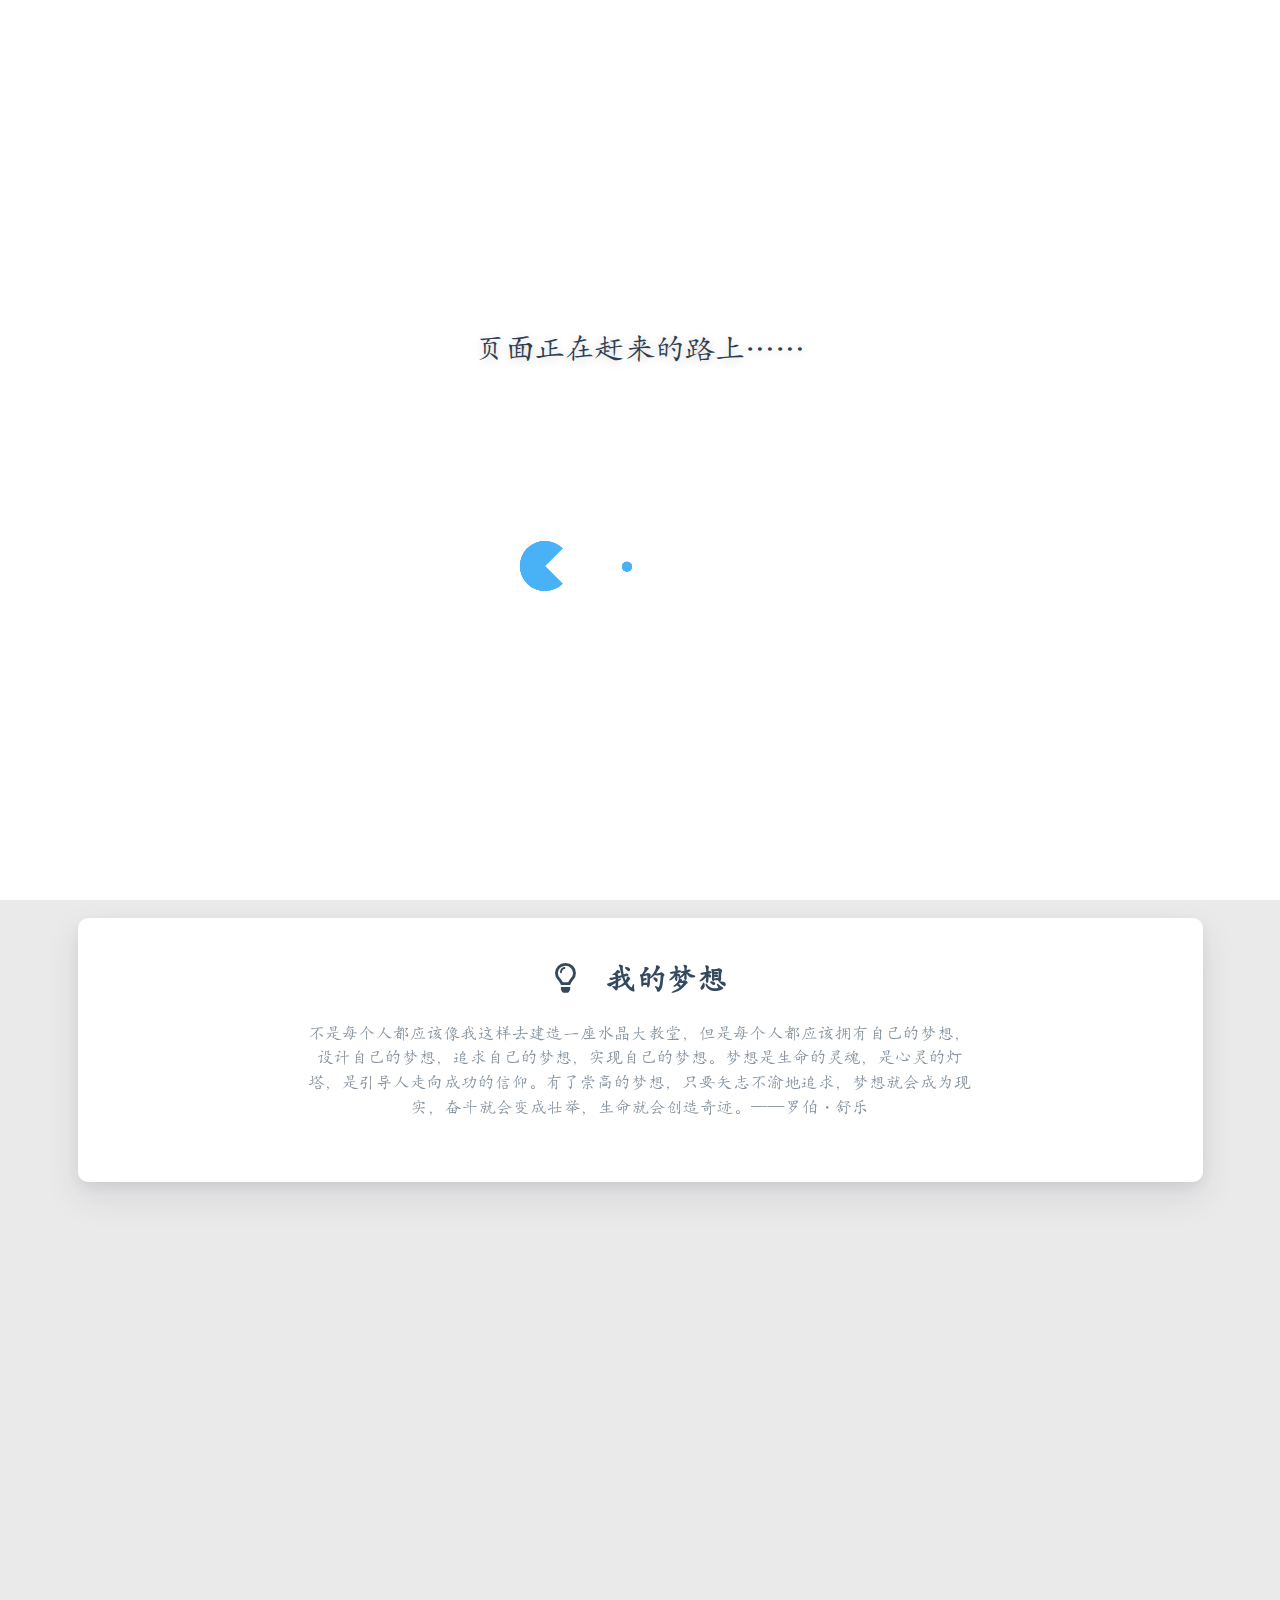
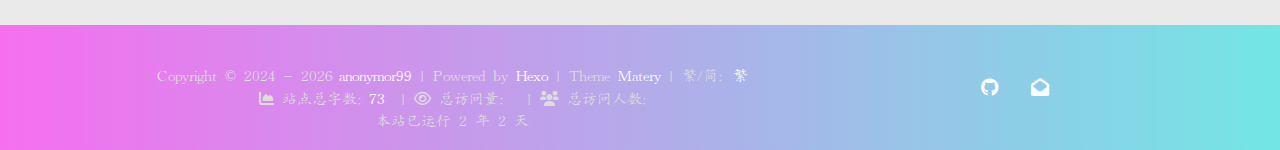
<file: index.html>
<!DOCTYPE HTML>
<html lang="zh-CN">


<head>
    <meta charset="utf-8">
    <meta name="keywords" content="anonymor">
    <meta name="description" content="anonymor">
    <meta http-equiv="X-UA-Compatible" content="IE=edge">
    <meta name="viewport" content="width=device-width, initial-scale=1.0, user-scalable=no">
    <meta name="renderer" content="webkit|ie-stand|ie-comp">
    <meta name="mobile-web-app-capable" content="yes">
    <meta name="format-detection" content="telephone=no">
    <meta name="apple-mobile-web-app-capable" content="yes">
    <meta name="apple-mobile-web-app-status-bar-style" content="black-translucent">
    <meta name="referrer" content="no-referrer-when-downgrade">
    <!-- Global site tag (gtag.js) - Google Analytics -->


    <title>anonymor</title>
    <link rel="icon" type="image/png" href="/favicon.png">
    


    <!-- index cover -->
    <!-- <link rel="stylesheet preload" type="text/css" href="/css/indexcover.css"> -->
    <style>
        .carousel-control {
            width: 45px;
            height: 45px;
            line-height: 55px;
            border-radius: 45px;
            background: transparent;
            cursor: pointer;
            z-index: 100;
        }
        
        #prev-cover {
            position: absolute;
            top: 48%;
            left: 8px;
        }
        
        #next-cover {
            position: absolute;
            top: 48%;
            right: 8px;;
        }
        
        #prev-cover i {
            margin-right: 3px;
        }
        
        #next-cover i {
            margin-left: 3px;
        }
        
        .carousel-control:hover {
            background-color: rgba(0, 0, 0, .4);
        }
        
        .carousel-control i {
            color: #fff;
            font-size: 2.4rem;
        }
    </style>



<link rel="stylesheet" type="text/css" href="/libs/awesome/css/all.min.css">
<link rel="stylesheet" type="text/css" href="/libs/materialize/materialize.min.css">
<link rel="stylesheet" type="text/css" href="/libs/aos/aos.css">
<link rel="stylesheet" type="text/css" href="/libs/animate/animate.min.css">
<link rel="stylesheet" type="text/css" href="/libs/lightGallery/css/lightgallery.min.css">
<link rel="stylesheet" type="text/css" href="/css/matery.css">
<link rel="stylesheet" type="text/css" href="/css/my.css">
<link rel="stylesheet" type="text/css" href="/css/dark.css" media="none" onload="if(media!='all')media='all'">




    <link rel="stylesheet" href="/libs/tocbot/tocbot.css">
    <link rel="stylesheet" href="/css/post.css">






    <script src="/libs/jquery/jquery-3.6.0.min.js"></script>

<meta name="generator" content="Hexo 7.3.0">
<style>.github-emoji { position: relative; display: inline-block; width: 1.2em; min-height: 1.2em; overflow: hidden; vertical-align: top; color: transparent; }  .github-emoji > span { position: relative; z-index: 10; }  .github-emoji img, .github-emoji .fancybox { margin: 0 !important; padding: 0 !important; border: none !important; outline: none !important; text-decoration: none !important; user-select: none !important; cursor: auto !important; }  .github-emoji img { height: 1.2em !important; width: 1.2em !important; position: absolute !important; left: 50% !important; top: 50% !important; transform: translate(-50%, -50%) !important; user-select: none !important; cursor: auto !important; } .github-emoji-fallback { color: inherit; } .github-emoji-fallback img { opacity: 0 !important; }</style>
</head>


 
    <style type="text/css" lang="css">
    #loading-container{
        position: fixed;
        top: 0;
        left: 0;
        min-height: 100vh;
        width: 100vw;
        z-index: 9999;
        display: flex;
        flex-direction: column;
        justify-content: center;
        align-items: center;
        background: #FFF;
        text-align: center;
        /* loader页面消失采用渐隐的方式*/
        -webkit-transition: opacity 1s ease;
        -moz-transition: opacity 1s ease;
        -o-transition: opacity 1s ease;
        transition: opacity 1s ease;
    }
    .loading-image{
        width: 120px;
        height: 50px;
        transform: translate(-50%);
    }

    .loading-image div:nth-child(2) {
        -webkit-animation: pacman-balls 1s linear 0s infinite;
        animation: pacman-balls 1s linear 0s infinite
    }

    .loading-image div:nth-child(3) {
        -webkit-animation: pacman-balls 1s linear .33s infinite;
        animation: pacman-balls 1s linear .33s infinite
    }

    .loading-image div:nth-child(4) {
        -webkit-animation: pacman-balls 1s linear .66s infinite;
        animation: pacman-balls 1s linear .66s infinite
    }

    .loading-image div:nth-child(5) {
        -webkit-animation: pacman-balls 1s linear .99s infinite;
        animation: pacman-balls 1s linear .99s infinite
    }

    .loading-image div:first-of-type {
        width: 0;
        height: 0;
        border: 25px solid #49b1f5;
        border-right-color: transparent;
        border-radius: 25px;
        -webkit-animation: rotate_pacman_half_up .5s 0s infinite;
        animation: rotate_pacman_half_up .5s 0s infinite;
    }
    .loading-image div:nth-child(2) {
        width: 0;
        height: 0;
        border: 25px solid #49b1f5;
        border-right-color: transparent;
        border-radius: 25px;
        -webkit-animation: rotate_pacman_half_down .5s 0s infinite;
        animation: rotate_pacman_half_down .5s 0s infinite;
        margin-top: -50px;
    }
    @-webkit-keyframes rotate_pacman_half_up {0% {transform: rotate(270deg)}50% {transform: rotate(1turn)}to {transform: rotate(270deg)}}

    @keyframes rotate_pacman_half_up {0% {transform: rotate(270deg)}50% {transform: rotate(1turn)}to {transform: rotate(270deg)}}

    @-webkit-keyframes rotate_pacman_half_down {0% {transform: rotate(90deg)}50% {transform: rotate(0deg)}to {transform: rotate(90deg)}}

    @keyframes rotate_pacman_half_down {0% {transform: rotate(90deg)}50% {transform: rotate(0deg)}to {transform: rotate(90deg)}}

    @-webkit-keyframes pacman-balls {75% {opacity: .7}to {transform: translate(-100px, -6.25px)}}

    @keyframes pacman-balls {75% {opacity: .7}to {transform: translate(-100px, -6.25px)}}


    .loading-image div:nth-child(3),
    .loading-image div:nth-child(4),
    .loading-image div:nth-child(5),
    .loading-image div:nth-child(6){
        background-color: #49b1f5;
        width: 15px;
        height: 15px;
        border-radius: 100%;
        margin: 2px;
        width: 10px;
        height: 10px;
        position: absolute;
        transform: translateY(-6.25px);
        top: 25px;
        left: 100px;
    }
    .loading-text{
        margin-bottom: 20vh;
        text-align: center;
        color: #2c3e50;
        font-size: 2rem;
        box-sizing: border-box;
        padding: 0 10px;
        text-shadow: 0 2px 10px rgba(0,0,0,0.2);
    }
    @media only screen and (max-width: 500px) {
        .loading-text{
            font-size: 1.5rem;
        }
    }
    .fadeout {
        opacity: 0;
        filter: alpha(opacity=0);
    }
    /* logo出现动画 */
    @-webkit-keyframes fadeInDown{0%{opacity:0;-webkit-transform:translate3d(0,-100%,0);transform:translate3d(0,-100%,0)}100%{opacity:1;-webkit-transform:none;transform:none}}
    @keyframes fadeInDown{0%{opacity:0;-webkit-transform:translate3d(0,-100%,0);}}
</style>
<script>
    (function () {
        const loaded = function(){
            setTimeout(function(){
                const loader = document.getElementById("loading-container");
                loader.className="fadeout" ;//使用渐隐的方法淡出loading page
                // document.getElementById("body-wrap").style.display="flex";
                setTimeout(function(){
                    loader.style.display="none";
                },2500);
            },1000);//强制显示loading page 1s
        };
        loaded();
    })()
</script>

<!--来源: 斯莫笔记-->
<!--文章作者: Small-Rose-->
<!--文章链接: https://notes.zhangxiaocai.cn/posts/7496029d.html-->
<!--本文章著作权归作者所有，任何形式的转载都请注明出处。-->
 
<body>
    
        <div id="loading-container">
            <p class="loading-text">页面正在赶来的路上……</p>
            <div class="loading-image">
                <div></div>
                <div></div>
                <div></div>
                <div></div>
                <div></div>
            </div>
        </div>
    

    <header class="navbar-fixed">
    <nav id="headNav" class="bg-color nav-transparent">
        <div id="navContainer" class="nav-wrapper container">
            <div class="brand-logo">
                <a href="/" class="waves-effect waves-light">
                    
                    <img src="/medias/logo.png" class="logo-img" alt="LOGO">
                    
                    <span class="logo-span">anonymor</span>
                </a>
            </div>
            

<a href="#" data-target="mobile-nav" class="sidenav-trigger button-collapse"><i class="fas fa-bars"></i></a>
<ul class="right nav-menu">
  
  <li class="hide-on-med-and-down nav-item">
    
    <a href="/" class="waves-effect waves-light">
      
      <i class="fas fa-home" style="zoom: 0.6;"></i>
      
      <span>首页</span>
    </a>
    
  </li>
  
  <li class="hide-on-med-and-down nav-item">
    
    <a href="/archives" class="waves-effect waves-light">

      
      <i class="fas fa-archive" style="zoom: 0.6;"></i>
      
      <span>文章</span>
      <i class="fas fa-chevron-down" aria-hidden="true" style="zoom: 0.6;"></i>
    </a>
    <ul class="sub-nav menus_item_child ">
      
      <li>
        <a href="/tags">
          
          <i class="fas fa-tags" style="margin-top: -20px; zoom: 0.6;"></i>
          
          <span>Tags</span>
        </a>
      </li>
      
      <li>
        <a href="/categories">
          
          <i class="fas fa-bookmark" style="margin-top: -20px; zoom: 0.6;"></i>
          
          <span>Categories</span>
        </a>
      </li>
      
    </ul>
    
  </li>
  
  <li class="hide-on-med-and-down nav-item">
    
    <a href="/about" class="waves-effect waves-light">
      
      <i class="fas fa-user-circle" style="zoom: 0.6;"></i>
      
      <span>关于作者</span>
    </a>
    
  </li>
  
  <li class="hide-on-med-and-down nav-item">
    
    <a href="/friends" class="waves-effect waves-light">
      
      <i class="fas fa-address-book" style="zoom: 0.6;"></i>
      
      <span>友情链接</span>
    </a>
    
  </li>
  
  <li>
    <a href="#searchModal" class="modal-trigger waves-effect waves-light">
      <i id="searchIcon" class="fas fa-search" title="搜索" style="zoom: 0.85;"></i>
    </a>
  </li>
  <li>
    <a href="javascript:;" class="waves-effect waves-light" onclick="switchNightMode()" title="深色/浅色模式" >
      <i id="sum-moon-icon" class="fas fa-sun" style="zoom: 0.85;"></i>
    </a>
  </li>
</ul>


<div id="mobile-nav" class="side-nav sidenav">

    <div class="mobile-head bg-color">
        
        <img src="/medias/logo.png" class="logo-img circle responsive-img">
        
        <div class="logo-name">anonymor</div>
        <div class="logo-desc">
            
            Never really desperate, only the lost of the soul.
            
        </div>
    </div>

    <ul class="menu-list mobile-menu-list">
        
        <li class="m-nav-item">
	  
		<a href="/" class="waves-effect waves-light">
			
			    <i class="fa-fw fas fa-home"></i>
			
			首页
		</a>
          
        </li>
        
        <li class="m-nav-item">
	  
		<a href="javascript:;">
			
				<i class="fa-fw fas fa-archive"></i>
			
			文章
			<span class="m-icon"><i class="fas fa-chevron-right"></i></span>
		</a>
            <ul  style="background:  ;" >
              
                <li>

                  <a href="/tags " style="margin-left:75px">
				  
				   <i class="fa fas fa-tags" style="position: absolute;left:50px" ></i>
			      
		          <span>Tags</span>
                  </a>
                </li>
              
                <li>

                  <a href="/categories " style="margin-left:75px">
				  
				   <i class="fa fas fa-bookmark" style="position: absolute;left:50px" ></i>
			      
		          <span>Categories</span>
                  </a>
                </li>
              
            </ul>
          
        </li>
        
        <li class="m-nav-item">
	  
		<a href="/about" class="waves-effect waves-light">
			
			    <i class="fa-fw fas fa-user-circle"></i>
			
			关于作者
		</a>
          
        </li>
        
        <li class="m-nav-item">
	  
		<a href="/friends" class="waves-effect waves-light">
			
			    <i class="fa-fw fas fa-address-book"></i>
			
			友情链接
		</a>
          
        </li>
        
        
        <li><div class="divider"></div></li>
        <li>
            <a href="https://github.com/blinkfox/hexo-theme-matery" class="waves-effect waves-light" target="_blank">
                <i class="fab fa-github-square fa-fw"></i>Fork Me
            </a>
        </li>
        
    </ul>
</div>


        </div>

        
            <style>
    .nav-transparent .github-corner {
        display: none !important;
    }

    .github-corner {
        position: absolute;
        z-index: 10;
        top: 0;
        right: 0;
        border: 0;
        transform: scale(1.1);
    }

    .github-corner svg {
        color: #0f9d58;
        fill: #fff;
        height: 64px;
        width: 64px;
    }

    .github-corner:hover .octo-arm {
        animation: a 0.56s ease-in-out;
    }

    .github-corner .octo-arm {
        animation: none;
    }

    @keyframes a {
        0%,
        to {
            transform: rotate(0);
        }
        20%,
        60% {
            transform: rotate(-25deg);
        }
        40%,
        80% {
            transform: rotate(10deg);
        }
    }
</style>

<a href="https://github.com/blinkfox/hexo-theme-matery" class="github-corner tooltipped hide-on-med-and-down" target="_blank"
   data-tooltip="Fork Me" data-position="left" data-delay="50">
    <svg viewBox="0 0 250 250" aria-hidden="true">
        <path d="M0,0 L115,115 L130,115 L142,142 L250,250 L250,0 Z"></path>
        <path d="M128.3,109.0 C113.8,99.7 119.0,89.6 119.0,89.6 C122.0,82.7 120.5,78.6 120.5,78.6 C119.2,72.0 123.4,76.3 123.4,76.3 C127.3,80.9 125.5,87.3 125.5,87.3 C122.9,97.6 130.6,101.9 134.4,103.2"
              fill="currentColor" style="transform-origin: 130px 106px;" class="octo-arm"></path>
        <path d="M115.0,115.0 C114.9,115.1 118.7,116.5 119.8,115.4 L133.7,101.6 C136.9,99.2 139.9,98.4 142.2,98.6 C133.8,88.0 127.5,74.4 143.8,58.0 C148.5,53.4 154.0,51.2 159.7,51.0 C160.3,49.4 163.2,43.6 171.4,40.1 C171.4,40.1 176.1,42.5 178.8,56.2 C183.1,58.6 187.2,61.8 190.9,65.4 C194.5,69.0 197.7,73.2 200.1,77.6 C213.8,80.2 216.3,84.9 216.3,84.9 C212.7,93.1 206.9,96.0 205.4,96.6 C205.1,102.4 203.0,107.8 198.3,112.5 C181.9,128.9 168.3,122.5 157.7,114.1 C157.9,116.9 156.7,120.9 152.7,124.9 L141.0,136.5 C139.8,137.7 141.6,141.9 141.8,141.8 Z"
              fill="currentColor" class="octo-body"></path>
    </svg>
</a>
        
    </nav>

</header>

    


<div class="carousel carousel-slider center index-cover" data-indicators="true" style="margin-top: -64px;">
    

    <div class="carousel-item  white-text bg-cover about-cover">
        <div class="container">
            <div class="row">
    <div class="col s10 offset-s1 m8 offset-m2 l8 offset-l2">
        <div class="brand">
            <div class="title center-align">
                
                I&#39;m waiting | 爱慕未停
                
            </div>

            <div class="description center-align">
                
                <span id="subtitle"></span>
                <script src="/libs/typed/typed.js"></script>
                <script>
                    var typed = new Typed("#subtitle", {
                        strings: [ 
                            
                                "从来没有真正的绝境, 只有心灵的迷途",
                            
                                "Never really desperate, only the lost of the soul",
                            
                        ],
                        startDelay: 300,
                        typeSpeed: 100,
                        loop: true,
                        backSpeed: 50,
                        showCursor: true
                    });
                </script>
                
            </div>
        </div>
    </div>
</div>


<script>
    // 每天切换 banner 图.  Switch banner image every day.
    var bannerUrl = "/medias/banner/" + new Date().getDay() + '.jpg';
    $('.bg-cover').css('background-image', 'url(' + bannerUrl + ')');
</script>
<script>
    
      var bannerUrl = "/medias/featureimages/" + Math.floor(Math.random() * 24) + '.jpg';
    
    $('.bg-cover.about-cover').css('background-image', 'url(' + bannerUrl + ')');

</script>



            <div class="cover-btns">
                <a href="#indexCard" class="waves-effect waves-light btn">
                    <i class="fa fa-angle-double-down"></i>开始阅读
                </a>

                
                    <a href="https://github.com/blinkfox/hexo-theme-matery" class="waves-effect waves-light btn" target="_blank">
                        <i class="fab fa-github "></i>Fork Me
                    </a>
                
            </div>
            <div class="cover-social-link">
    <a href="https://github.com/anonymor99" class="tooltipped" target="_blank" data-tooltip="访问我的GitHub" data-position="top" data-delay="50">
        <i class="fab fa-github"></i>
    </a>



    <a href="mailto:anonymor@foxmail.com" class="tooltipped" target="_blank" data-tooltip="邮件联系我" data-position="top" data-delay="50">
        <i class="fas fa-envelope-open"></i>
    </a>













</div>
        </div>
    </div>

    
</div>

<script>
    $(function () {
        let coverSlider = $('.carousel');

        //用户触摸轮播自动 restartPlay 是否生效
        let initUserPressedOrDraggedActive = false

        //用户触摸轮播自动 restartPlay
        function initUserPressedOrDragged(instance) {
            setInterval(() => {
                if (instance.pressed || instance.dragged) {
                    // console.log('initUserPressedOrDragged: ',instance.pressed,instance.dragged)
                    restartPlay()
                }
            }, 1000)
        }

        coverSlider.carousel({
            duration: Number('120'),
            fullWidth: true,
            indicators: 'true' === 'true',
            onCycleTo() {
                if (!initUserPressedOrDraggedActive) {
                    // console.log('initUserPressedOrDraggedActive')
                    initUserPressedOrDragged(this)
                    initUserPressedOrDraggedActive = true
                }
            },
        })

        let carouselIntervalId;
        
        // Loop to call the next cover article picture.
        let autoCarousel = function () {
            carouselIntervalId = setInterval(function () {
                coverSlider.carousel('next');
            }, 5000);
        };
        autoCarousel();
        

        function restartPlay() {
            
            clearInterval(carouselIntervalId);
            autoCarousel();
            
        };

        
        // prev and next cover post.
        $('#prev-cover').click(function () {
            coverSlider.carousel('prev');
            restartPlay();
        });
        $('#next-cover').click(function () {
            coverSlider.carousel('next');
            restartPlay();
        });
        
    });
</script>



<main class="content">

    
    <div id="indexCard" class="index-card">
        <div class="container ">
            <div class="card">
                <div class="card-content">
                    
                        <div class="dream">
    
    <div class="title center-align">
        <i class="far fa-lightbulb"></i>&nbsp;&nbsp;我的梦想
    </div>
    
    <div class="row">
        <div class="col l8 offset-l2 m10 offset-m1 s10 offset-s1 center-align text">
            不是每个人都应该像我这样去建造一座水晶大教堂，但是每个人都应该拥有自己的梦想，设计自己的梦想，追求自己的梦想，实现自己的梦想。梦想是生命的灵魂，是心灵的灯塔，是引导人走向成功的信仰。有了崇高的梦想，只要矢志不渝地追求，梦想就会成为现实，奋斗就会变成壮举，生命就会创造奇迹。——罗伯·舒乐
        </div>
    </div>
</div>

                    

                    

                    

                    
                    <div id="recommend-sections" class="recommend">
                        



                    </div>
                    
                </div>
            </div>
        </div>
    </div>
    

    

    <!-- 所有文章卡片 -->
    <article id="articles" class="container articles">
        <div class="row article-row">
            
             <!-- 隐藏某个文章 -->
            <div class="article col s12 m6 l4" data-aos="zoom-in">
                <div class="card">
                    <a href="/2024/07/26/zhe-shi-di-er-pian-blog/">
                        <div class="card-image">
                            
                            
                            <img src="/medias/featureimages/19.jpg" class="responsive-img" alt="这是第二篇Blog">
                            
                            <span class="card-title">这是第二篇Blog</span>
                        </div>
                    </a>

                    <div class="card-content article-content">
                        <div class="summary block-with-text">
                            
                        </div>
                        <div class="publish-info">
                            <span class="publish-date">
                                <i class="far fa-clock fa-fw icon-date"></i>2024-07-26
                            </span>
                            <span class="publish-author">
                                
                                <i class="fas fa-user fa-fw"></i>
                                anonymor99
                                
                            </span>
                        </div>
                    </div>

                    
                </div>
            </div>
              <!-- 隐藏某个文章 -->
            
             <!-- 隐藏某个文章 -->
            <div class="article col s12 m6 l4" data-aos="zoom-in">
                <div class="card">
                    <a href="/2024/07/26/hello-world/">
                        <div class="card-image">
                            
                            
                            <img src="/medias/featureimages/12.jpg" class="responsive-img" alt="Hello World">
                            
                            <span class="card-title">Hello World</span>
                        </div>
                    </a>

                    <div class="card-content article-content">
                        <div class="summary block-with-text">
                            
                                Welcome to Hexo! This is your very first post. Check documentation for more info. If you get any problems when using Hex
                            
                        </div>
                        <div class="publish-info">
                            <span class="publish-date">
                                <i class="far fa-clock fa-fw icon-date"></i>2024-07-26
                            </span>
                            <span class="publish-author">
                                
                                <i class="fas fa-user fa-fw"></i>
                                anonymor99
                                
                            </span>
                        </div>
                    </div>

                    
                </div>
            </div>
              <!-- 隐藏某个文章 -->
            
        </div>
    </article>

</main>




    <footer class="page-footer bg-color">
    
        <link rel="stylesheet" href="/libs/aplayer/APlayer.min.css">
<style>
    .aplayer .aplayer-lrc p {
        
        display: none;
        
        font-size: 12px;
        font-weight: 700;
        line-height: 16px !important;
    }

    .aplayer .aplayer-lrc p.aplayer-lrc-current {
        
        display: none;
        
        font-size: 15px;
        color: #98F5FF;
    }

    
    .aplayer.aplayer-fixed.aplayer-narrow .aplayer-body {
        left: -66px !important;
    }

    .aplayer.aplayer-fixed.aplayer-narrow .aplayer-body:hover {
        left: 0px !important;
    }

    
</style>
<div class="">
    
    <div class="row">
        <meting-js class="col l8 offset-l2 m10 offset-m1 s12"
                   server="tencent"
                   type="playlist"
                   id="9023755987"
                   fixed='true'
                   autoplay='true'
                   theme='#98F5FF'
                   loop='all'
                   order='random'
                   preload='auto'
                   volume='0.7'
                   list-folded='true'
        >
        </meting-js>
    </div>
</div>

<script src="/libs/aplayer/APlayer.min.js"></script>
<script src="/libs/aplayer/Meting.min.js"></script>

    

    <div class="container row center-align"
         style="margin-bottom: 15px !important;">
        <div class="col s12 m8 l8 copy-right">
            Copyright&nbsp;&copy;
            
                <span id="year">2024</span>
            
            <a href="/about" target="_blank">anonymor99</a>
            |&nbsp;Powered by&nbsp;<a href="https://hexo.io/" target="_blank">Hexo</a>
            |&nbsp;Theme&nbsp;<a href="https://github.com/blinkfox/hexo-theme-matery" target="_blank">Matery</a>
            
                <span id="translate">|&nbsp;繁/简：</span><a id="translateLink" href="javascript:translatePage();">繁</a>
            
            <br>
            
                &nbsp;<i class="fas fa-chart-area"></i>&nbsp;站点总字数:&nbsp;<span
                        class="white-color">73</span>
            
            
            
                
            
            
                <span id="busuanzi_container_site_pv">
                &nbsp;|&nbsp;<i class="far fa-eye"></i>&nbsp;总访问量:&nbsp;
                    <span id="busuanzi_value_site_pv" class="white-color"></span>
            </span>
            
            
                <span id="busuanzi_container_site_uv">
                &nbsp;|&nbsp;<i class="fas fa-users"></i>&nbsp;总访问人数:&nbsp;
                    <span id="busuanzi_value_site_uv" class="white-color"></span>
            </span>
            
            <br>

            <!-- 运行天数提醒. -->
            
                <span id="sitetime"> Loading ...</span>
                <script>
                    var calcSiteTime = function () {
                        var seconds = 1000;
                        var minutes = seconds * 60;
                        var hours = minutes * 60;
                        var days = hours * 24;
                        var years = days * 365;
                        var today = new Date();
                        var startYear = "2024";
                        var startMonth = "7";
                        var startDate = "24";
                        var startHour = "0";
                        var startMinute = "0";
                        var startSecond = "0";
                        var todayYear = today.getFullYear();
                        var todayMonth = today.getMonth() + 1;
                        var todayDate = today.getDate();
                        var todayHour = today.getHours();
                        var todayMinute = today.getMinutes();
                        var todaySecond = today.getSeconds();
                        var t1 = Date.UTC(startYear, startMonth, startDate, startHour, startMinute, startSecond);
                        var t2 = Date.UTC(todayYear, todayMonth, todayDate, todayHour, todayMinute, todaySecond);
                        var diff = t2 - t1;
                        var diffYears = Math.floor(diff / years);
                        var diffDays = Math.floor((diff / days) - diffYears * 365);

                        // 区分是否有年份.
                        var language = 'zh-CN';
                        if (startYear === String(todayYear)) {
                            document.getElementById("year").innerHTML = todayYear;
                            var daysTip = 'This site has been running for ' + diffDays + ' days';
                            if (language === 'zh-CN') {
                                daysTip = '本站已运行 ' + diffDays + ' 天';
                            } else if (language === 'zh-HK') {
                                daysTip = '本站已運行 ' + diffDays + ' 天';
                            }
                            document.getElementById("sitetime").innerHTML = daysTip;
                        } else {
                            document.getElementById("year").innerHTML = startYear + " - " + todayYear;
                            var yearsAndDaysTip = 'This site has been running for ' + diffYears + ' years and '
                                + diffDays + ' days';
                            if (language === 'zh-CN') {
                                yearsAndDaysTip = '本站已运行 ' + diffYears + ' 年 ' + diffDays + ' 天';
                            } else if (language === 'zh-HK') {
                                yearsAndDaysTip = '本站已運行 ' + diffYears + ' 年 ' + diffDays + ' 天';
                            }
                            document.getElementById("sitetime").innerHTML = yearsAndDaysTip;
                        }
                    }

                    calcSiteTime();
                </script>
            
            <br>
            
        </div>
        <div class="col s12 m4 l4 social-link social-statis">
    <a href="https://github.com/anonymor99" class="tooltipped" target="_blank" data-tooltip="访问我的GitHub" data-position="top" data-delay="50">
        <i class="fab fa-github"></i>
    </a>



    <a href="mailto:anonymor@foxmail.com" class="tooltipped" target="_blank" data-tooltip="邮件联系我" data-position="top" data-delay="50">
        <i class="fas fa-envelope-open"></i>
    </a>













</div>
    </div>
</footer>

<div class="progress-bar"></div>


    <!-- 搜索遮罩框 -->
<div id="searchModal" class="modal">
    <div class="modal-content">
        <div class="search-header">
            <span class="title"><i class="fas fa-search"></i>&nbsp;&nbsp;搜索</span>
            <input type="search" id="searchInput" name="s" placeholder="请输入搜索的关键字"
                   class="search-input">
        </div>
        <div id="searchResult"></div>
    </div>
</div>

<script type="text/javascript">
$(function () {
    var searchFunc = function (path, search_id, content_id) {
        'use strict';
        $.ajax({
            url: path,
            dataType: "xml",
            success: function (xmlResponse) {
                // get the contents from search data
                var datas = $("entry", xmlResponse).map(function () {
                    return {
                        title: $("title", this).text(),
                        content: $("content", this).text(),
                        url: $("url", this).text()
                    };
                }).get();
                var $input = document.getElementById(search_id);
                var $resultContent = document.getElementById(content_id);
                $input.addEventListener('input', function () {
                    var str = '<ul class=\"search-result-list\">';
                    var keywords = this.value.trim().toLowerCase().split(/[\s\-]+/);
                    $resultContent.innerHTML = "";
                    if (this.value.trim().length <= 0) {
                        return;
                    }
                    // perform local searching
                    datas.forEach(function (data) {
                        var isMatch = true;
                        var data_title = data.title.trim().toLowerCase();
                        var data_content = data.content.trim().replace(/<[^>]+>/g, "").toLowerCase();
                        var data_url = data.url;
                        data_url = data_url.indexOf('/') === 0 ? data.url : '/' + data_url;
                        var index_title = -1;
                        var index_content = -1;
                        var first_occur = -1;
                        // only match artiles with not empty titles and contents
                        if (data_title !== '' && data_content !== '') {
                            keywords.forEach(function (keyword, i) {
                                index_title = data_title.indexOf(keyword);
                                index_content = data_content.indexOf(keyword);
                                if (index_title < 0 && index_content < 0) {
                                    isMatch = false;
                                } else {
                                    if (index_content < 0) {
                                        index_content = 0;
                                    }
                                    if (i === 0) {
                                        first_occur = index_content;
                                    }
                                }
                            });
                        }
                        // show search results
                        if (isMatch) {
                            str += "<li><a href='" + data_url + "' class='search-result-title'>" + data_title + "</a>";
                            var content = data.content.trim().replace(/<[^>]+>/g, "");
                            if (first_occur >= 0) {
                                // cut out 100 characters
                                var start = first_occur - 20;
                                var end = first_occur + 80;
                                if (start < 0) {
                                    start = 0;
                                }
                                if (start === 0) {
                                    end = 100;
                                }
                                if (end > content.length) {
                                    end = content.length;
                                }
                                var match_content = content.substr(start, end);
                                // highlight all keywords
                                keywords.forEach(function (keyword) {
                                    var regS = new RegExp(keyword, "gi");
                                    match_content = match_content.replace(regS, "<em class=\"search-keyword\">" + keyword + "</em>");
                                });

                                str += "<p class=\"search-result\">" + match_content + "...</p>"
                            }
                            str += "</li>";
                        }
                    });
                    str += "</ul>";
                    $resultContent.innerHTML = str;
                });
            }
        });
    };

    searchFunc('/search.xml', 'searchInput', 'searchResult');
});
</script>

    <!-- 白天和黑夜主题 -->
<div class="stars-con">
    <div id="stars"></div>
    <div id="stars2"></div>
    <div id="stars3"></div>  
</div>

<script>
    function switchNightMode() {
        $('<div class="Cuteen_DarkSky"><div class="Cuteen_DarkPlanet"></div></div>').appendTo($('body')),
        setTimeout(function () {
            $('body').hasClass('DarkMode') 
            ? ($('body').removeClass('DarkMode'), localStorage.setItem('isDark', '0'), $('#sum-moon-icon').removeClass("fa-sun").addClass('fa-moon')) 
            : ($('body').addClass('DarkMode'), localStorage.setItem('isDark', '1'), $('#sum-moon-icon').addClass("fa-sun").removeClass('fa-moon')),
            
            setTimeout(function () {
            $('.Cuteen_DarkSky').fadeOut(1e3, function () {
                $(this).remove()
            })
            }, 2e3)
        })
    }
</script>

    <!-- 回到顶部按钮 -->
<div id="backTop" class="top-scroll">
    <a class="btn-floating btn-large waves-effect waves-light" href="#!">
        <i class="fas fa-arrow-up"></i>
    </a>
</div>


    <script src="/libs/materialize/materialize.min.js"></script>
    <script src="/libs/masonry/masonry.pkgd.min.js"></script>
    <script src="/libs/aos/aos.js"></script>
    <script src="/libs/scrollprogress/scrollProgress.min.js"></script>
    <script src="/libs/lightGallery/js/lightgallery-all.min.js"></script>
    <script src="/js/matery.js"></script>

    

    
        <script type="text/javascript" src="/js/tw_cn.js"></script>
        <script type="text/javascript">
          var defaultEncoding = 2; //网站编写字体是否繁体，1-繁体，2-简体
          var translateDelay = 0; //延迟时间,若不在前, 要设定延迟翻译时间, 如100表示100ms,默认为0
          var cookieDomain = "https://anonymor99.github.io"; //Cookie地址, 一定要设定, 通常为你的网址
          var msgToTraditionalChinese = "繁"; //此处可以更改为你想要显示的文字
          var msgToSimplifiedChinese = "简"; //同上，但两处均不建议更改
          var translateButtonId = "translateLink"; //默认互换id
          translateInitilization();
        </script>
    
    
    
        
        <script type="text/javascript">
            // 只在桌面版网页启用特效
            var windowWidth = $(window).width();
            if (windowWidth > 768) {
                document.write('<script type="text/javascript" src="/libs/others/sakura.js"><\/script>');
            }
        </script>
    

    <!-- 雪花特效 -->
    

    <!-- 鼠标星星特效 -->
    

     
        <script src="https://ssl.captcha.qq.com/TCaptcha.js"></script>
        <script src="/libs/others/TencentCaptcha.js"></script>
        <button id="TencentCaptcha" data-appid="xxxxxxxxxx" data-cbfn="callback" type="button" hidden></button>
    

    <!-- Baidu Analytics -->

    <!-- Baidu Push -->

<script>
    (function () {
        var bp = document.createElement('script');
        var curProtocol = window.location.protocol.split(':')[0];
        if (curProtocol === 'https') {
            bp.src = 'https://zz.bdstatic.com/linksubmit/push.js';
        } else {
            bp.src = 'http://push.zhanzhang.baidu.com/push.js';
        }
        var s = document.getElementsByTagName("script")[0];
        s.parentNode.insertBefore(bp, s);
    })();
</script>

    
    <script src="/libs/others/clicklove.js" async="async"></script>
    
    
    <script async src="/libs/others/busuanzi.pure.mini.js"></script>
    

    

    

    <!--腾讯兔小巢-->
    
    

    

    

    
    <script src="/libs/instantpage/instantpage.js" type="module"></script>
    

</body>

</html>
</file>
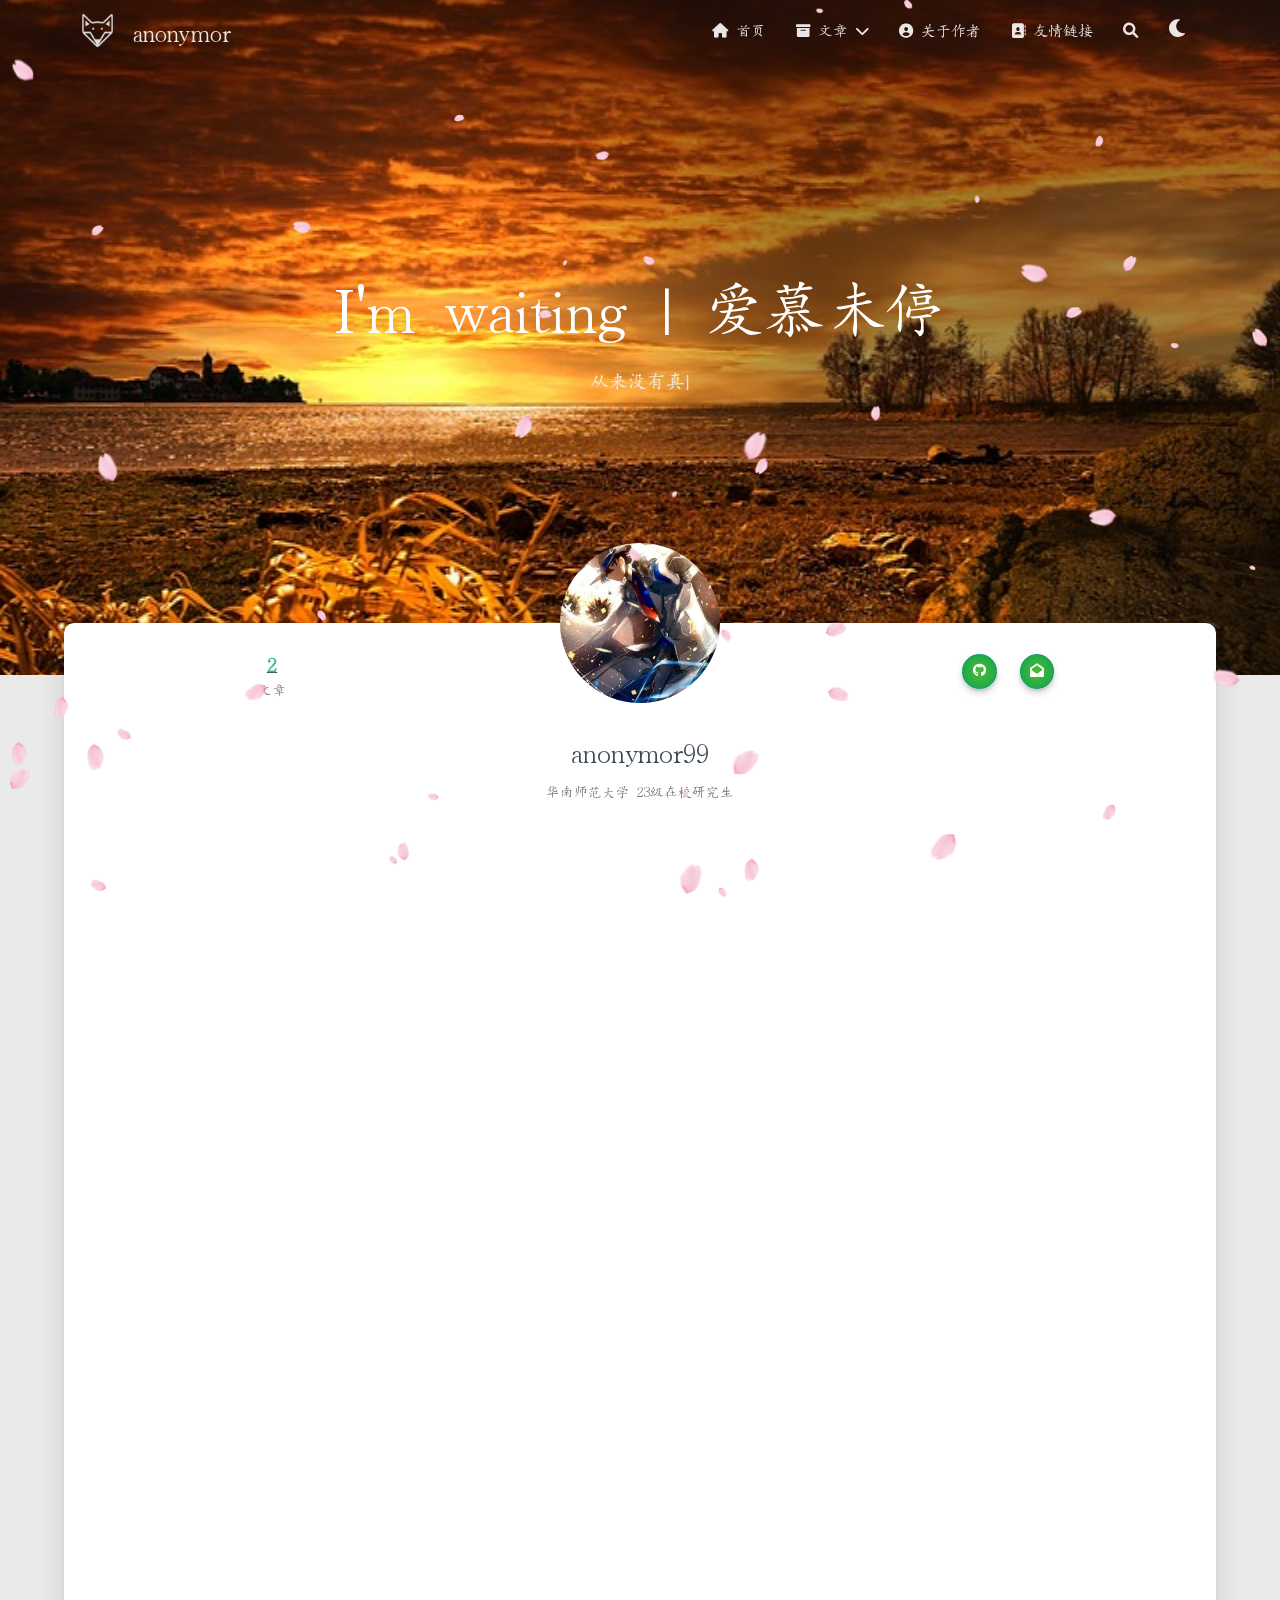
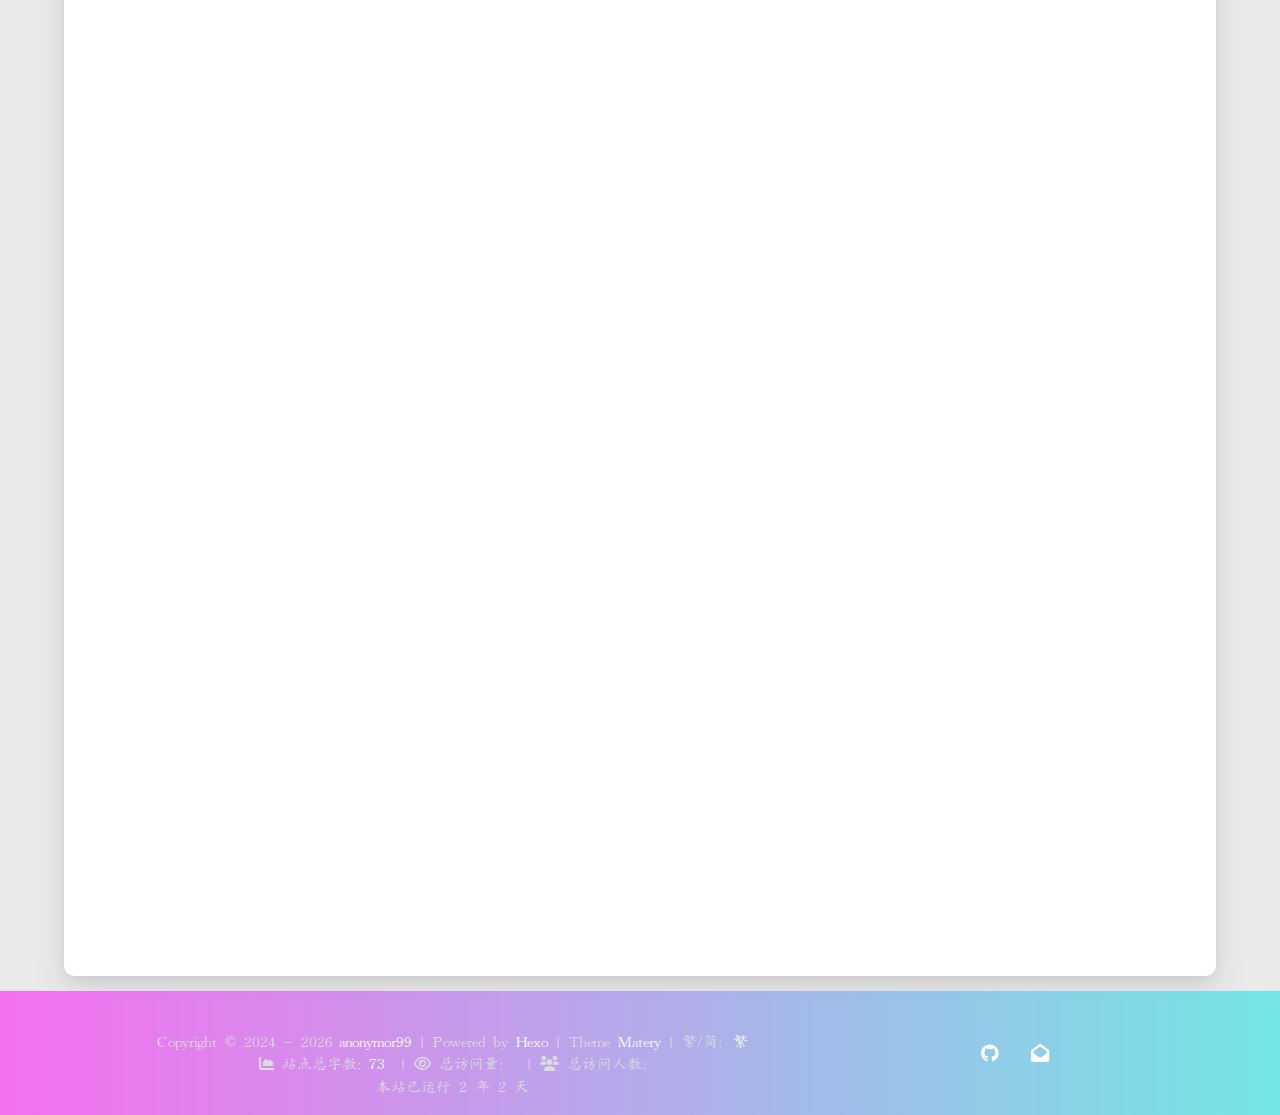
<file: about/index.html>
<!DOCTYPE HTML>
<html lang="zh-CN">


<head>
    <meta charset="utf-8">
    <meta name="keywords" content="关于作者, anonymor">
    <meta name="description" content="anonymor">
    <meta http-equiv="X-UA-Compatible" content="IE=edge">
    <meta name="viewport" content="width=device-width, initial-scale=1.0, user-scalable=no">
    <meta name="renderer" content="webkit|ie-stand|ie-comp">
    <meta name="mobile-web-app-capable" content="yes">
    <meta name="format-detection" content="telephone=no">
    <meta name="apple-mobile-web-app-capable" content="yes">
    <meta name="apple-mobile-web-app-status-bar-style" content="black-translucent">
    <meta name="referrer" content="no-referrer-when-downgrade">
    <!-- Global site tag (gtag.js) - Google Analytics -->


    <title>关于作者 | anonymor</title>
    <link rel="icon" type="image/png" href="/favicon.png">
    


    <!-- bg-cover style     -->



<link rel="stylesheet" type="text/css" href="/libs/awesome/css/all.min.css">
<link rel="stylesheet" type="text/css" href="/libs/materialize/materialize.min.css">
<link rel="stylesheet" type="text/css" href="/libs/aos/aos.css">
<link rel="stylesheet" type="text/css" href="/libs/animate/animate.min.css">
<link rel="stylesheet" type="text/css" href="/libs/lightGallery/css/lightgallery.min.css">
<link rel="stylesheet" type="text/css" href="/css/matery.css">
<link rel="stylesheet" type="text/css" href="/css/my.css">
<link rel="stylesheet" type="text/css" href="/css/dark.css" media="none" onload="if(media!='all')media='all'">




    <link rel="stylesheet" href="/libs/tocbot/tocbot.css">
    <link rel="stylesheet" href="/css/post.css">




    
        <link rel="stylesheet" type="text/css" href="/css/reward.css">
    



    <script src="/libs/jquery/jquery-3.6.0.min.js"></script>

<meta name="generator" content="Hexo 7.3.0">
<style>.github-emoji { position: relative; display: inline-block; width: 1.2em; min-height: 1.2em; overflow: hidden; vertical-align: top; color: transparent; }  .github-emoji > span { position: relative; z-index: 10; }  .github-emoji img, .github-emoji .fancybox { margin: 0 !important; padding: 0 !important; border: none !important; outline: none !important; text-decoration: none !important; user-select: none !important; cursor: auto !important; }  .github-emoji img { height: 1.2em !important; width: 1.2em !important; position: absolute !important; left: 50% !important; top: 50% !important; transform: translate(-50%, -50%) !important; user-select: none !important; cursor: auto !important; } .github-emoji-fallback { color: inherit; } .github-emoji-fallback img { opacity: 0 !important; }</style>
</head>


 
    <style type="text/css" lang="css">
    #loading-container{
        position: fixed;
        top: 0;
        left: 0;
        min-height: 100vh;
        width: 100vw;
        z-index: 9999;
        display: flex;
        flex-direction: column;
        justify-content: center;
        align-items: center;
        background: #FFF;
        text-align: center;
        /* loader页面消失采用渐隐的方式*/
        -webkit-transition: opacity 1s ease;
        -moz-transition: opacity 1s ease;
        -o-transition: opacity 1s ease;
        transition: opacity 1s ease;
    }
    .loading-image{
        width: 120px;
        height: 50px;
        transform: translate(-50%);
    }

    .loading-image div:nth-child(2) {
        -webkit-animation: pacman-balls 1s linear 0s infinite;
        animation: pacman-balls 1s linear 0s infinite
    }

    .loading-image div:nth-child(3) {
        -webkit-animation: pacman-balls 1s linear .33s infinite;
        animation: pacman-balls 1s linear .33s infinite
    }

    .loading-image div:nth-child(4) {
        -webkit-animation: pacman-balls 1s linear .66s infinite;
        animation: pacman-balls 1s linear .66s infinite
    }

    .loading-image div:nth-child(5) {
        -webkit-animation: pacman-balls 1s linear .99s infinite;
        animation: pacman-balls 1s linear .99s infinite
    }

    .loading-image div:first-of-type {
        width: 0;
        height: 0;
        border: 25px solid #49b1f5;
        border-right-color: transparent;
        border-radius: 25px;
        -webkit-animation: rotate_pacman_half_up .5s 0s infinite;
        animation: rotate_pacman_half_up .5s 0s infinite;
    }
    .loading-image div:nth-child(2) {
        width: 0;
        height: 0;
        border: 25px solid #49b1f5;
        border-right-color: transparent;
        border-radius: 25px;
        -webkit-animation: rotate_pacman_half_down .5s 0s infinite;
        animation: rotate_pacman_half_down .5s 0s infinite;
        margin-top: -50px;
    }
    @-webkit-keyframes rotate_pacman_half_up {0% {transform: rotate(270deg)}50% {transform: rotate(1turn)}to {transform: rotate(270deg)}}

    @keyframes rotate_pacman_half_up {0% {transform: rotate(270deg)}50% {transform: rotate(1turn)}to {transform: rotate(270deg)}}

    @-webkit-keyframes rotate_pacman_half_down {0% {transform: rotate(90deg)}50% {transform: rotate(0deg)}to {transform: rotate(90deg)}}

    @keyframes rotate_pacman_half_down {0% {transform: rotate(90deg)}50% {transform: rotate(0deg)}to {transform: rotate(90deg)}}

    @-webkit-keyframes pacman-balls {75% {opacity: .7}to {transform: translate(-100px, -6.25px)}}

    @keyframes pacman-balls {75% {opacity: .7}to {transform: translate(-100px, -6.25px)}}


    .loading-image div:nth-child(3),
    .loading-image div:nth-child(4),
    .loading-image div:nth-child(5),
    .loading-image div:nth-child(6){
        background-color: #49b1f5;
        width: 15px;
        height: 15px;
        border-radius: 100%;
        margin: 2px;
        width: 10px;
        height: 10px;
        position: absolute;
        transform: translateY(-6.25px);
        top: 25px;
        left: 100px;
    }
    .loading-text{
        margin-bottom: 20vh;
        text-align: center;
        color: #2c3e50;
        font-size: 2rem;
        box-sizing: border-box;
        padding: 0 10px;
        text-shadow: 0 2px 10px rgba(0,0,0,0.2);
    }
    @media only screen and (max-width: 500px) {
        .loading-text{
            font-size: 1.5rem;
        }
    }
    .fadeout {
        opacity: 0;
        filter: alpha(opacity=0);
    }
    /* logo出现动画 */
    @-webkit-keyframes fadeInDown{0%{opacity:0;-webkit-transform:translate3d(0,-100%,0);transform:translate3d(0,-100%,0)}100%{opacity:1;-webkit-transform:none;transform:none}}
    @keyframes fadeInDown{0%{opacity:0;-webkit-transform:translate3d(0,-100%,0);}}
</style>
<script>
    (function () {
        const loaded = function(){
            setTimeout(function(){
                const loader = document.getElementById("loading-container");
                loader.className="fadeout" ;//使用渐隐的方法淡出loading page
                // document.getElementById("body-wrap").style.display="flex";
                setTimeout(function(){
                    loader.style.display="none";
                },2500);
            },1000);//强制显示loading page 1s
        };
        loaded();
    })()
</script>

<!--来源: 斯莫笔记-->
<!--文章作者: Small-Rose-->
<!--文章链接: https://notes.zhangxiaocai.cn/posts/7496029d.html-->
<!--本文章著作权归作者所有，任何形式的转载都请注明出处。-->
 
<body>
    
        <div id="loading-container">
            <p class="loading-text">页面正在赶来的路上……</p>
            <div class="loading-image">
                <div></div>
                <div></div>
                <div></div>
                <div></div>
                <div></div>
            </div>
        </div>
    

    <header class="navbar-fixed">
    <nav id="headNav" class="bg-color nav-transparent">
        <div id="navContainer" class="nav-wrapper container">
            <div class="brand-logo">
                <a href="/" class="waves-effect waves-light">
                    
                    <img src="/medias/logo.png" class="logo-img" alt="LOGO">
                    
                    <span class="logo-span">anonymor</span>
                </a>
            </div>
            

<a href="#" data-target="mobile-nav" class="sidenav-trigger button-collapse"><i class="fas fa-bars"></i></a>
<ul class="right nav-menu">
  
  <li class="hide-on-med-and-down nav-item">
    
    <a href="/" class="waves-effect waves-light">
      
      <i class="fas fa-home" style="zoom: 0.6;"></i>
      
      <span>首页</span>
    </a>
    
  </li>
  
  <li class="hide-on-med-and-down nav-item">
    
    <a href="/archives" class="waves-effect waves-light">

      
      <i class="fas fa-archive" style="zoom: 0.6;"></i>
      
      <span>文章</span>
      <i class="fas fa-chevron-down" aria-hidden="true" style="zoom: 0.6;"></i>
    </a>
    <ul class="sub-nav menus_item_child ">
      
      <li>
        <a href="/tags">
          
          <i class="fas fa-tags" style="margin-top: -20px; zoom: 0.6;"></i>
          
          <span>Tags</span>
        </a>
      </li>
      
      <li>
        <a href="/categories">
          
          <i class="fas fa-bookmark" style="margin-top: -20px; zoom: 0.6;"></i>
          
          <span>Categories</span>
        </a>
      </li>
      
    </ul>
    
  </li>
  
  <li class="hide-on-med-and-down nav-item">
    
    <a href="/about" class="waves-effect waves-light">
      
      <i class="fas fa-user-circle" style="zoom: 0.6;"></i>
      
      <span>关于作者</span>
    </a>
    
  </li>
  
  <li class="hide-on-med-and-down nav-item">
    
    <a href="/friends" class="waves-effect waves-light">
      
      <i class="fas fa-address-book" style="zoom: 0.6;"></i>
      
      <span>友情链接</span>
    </a>
    
  </li>
  
  <li>
    <a href="#searchModal" class="modal-trigger waves-effect waves-light">
      <i id="searchIcon" class="fas fa-search" title="搜索" style="zoom: 0.85;"></i>
    </a>
  </li>
  <li>
    <a href="javascript:;" class="waves-effect waves-light" onclick="switchNightMode()" title="深色/浅色模式" >
      <i id="sum-moon-icon" class="fas fa-sun" style="zoom: 0.85;"></i>
    </a>
  </li>
</ul>


<div id="mobile-nav" class="side-nav sidenav">

    <div class="mobile-head bg-color">
        
        <img src="/medias/logo.png" class="logo-img circle responsive-img">
        
        <div class="logo-name">anonymor</div>
        <div class="logo-desc">
            
            Never really desperate, only the lost of the soul.
            
        </div>
    </div>

    <ul class="menu-list mobile-menu-list">
        
        <li class="m-nav-item">
	  
		<a href="/" class="waves-effect waves-light">
			
			    <i class="fa-fw fas fa-home"></i>
			
			首页
		</a>
          
        </li>
        
        <li class="m-nav-item">
	  
		<a href="javascript:;">
			
				<i class="fa-fw fas fa-archive"></i>
			
			文章
			<span class="m-icon"><i class="fas fa-chevron-right"></i></span>
		</a>
            <ul  style="background:  ;" >
              
                <li>

                  <a href="/tags " style="margin-left:75px">
				  
				   <i class="fa fas fa-tags" style="position: absolute;left:50px" ></i>
			      
		          <span>Tags</span>
                  </a>
                </li>
              
                <li>

                  <a href="/categories " style="margin-left:75px">
				  
				   <i class="fa fas fa-bookmark" style="position: absolute;left:50px" ></i>
			      
		          <span>Categories</span>
                  </a>
                </li>
              
            </ul>
          
        </li>
        
        <li class="m-nav-item">
	  
		<a href="/about" class="waves-effect waves-light">
			
			    <i class="fa-fw fas fa-user-circle"></i>
			
			关于作者
		</a>
          
        </li>
        
        <li class="m-nav-item">
	  
		<a href="/friends" class="waves-effect waves-light">
			
			    <i class="fa-fw fas fa-address-book"></i>
			
			友情链接
		</a>
          
        </li>
        
        
        <li><div class="divider"></div></li>
        <li>
            <a href="https://github.com/blinkfox/hexo-theme-matery" class="waves-effect waves-light" target="_blank">
                <i class="fab fa-github-square fa-fw"></i>Fork Me
            </a>
        </li>
        
    </ul>
</div>


        </div>

        
            <style>
    .nav-transparent .github-corner {
        display: none !important;
    }

    .github-corner {
        position: absolute;
        z-index: 10;
        top: 0;
        right: 0;
        border: 0;
        transform: scale(1.1);
    }

    .github-corner svg {
        color: #0f9d58;
        fill: #fff;
        height: 64px;
        width: 64px;
    }

    .github-corner:hover .octo-arm {
        animation: a 0.56s ease-in-out;
    }

    .github-corner .octo-arm {
        animation: none;
    }

    @keyframes a {
        0%,
        to {
            transform: rotate(0);
        }
        20%,
        60% {
            transform: rotate(-25deg);
        }
        40%,
        80% {
            transform: rotate(10deg);
        }
    }
</style>

<a href="https://github.com/blinkfox/hexo-theme-matery" class="github-corner tooltipped hide-on-med-and-down" target="_blank"
   data-tooltip="Fork Me" data-position="left" data-delay="50">
    <svg viewBox="0 0 250 250" aria-hidden="true">
        <path d="M0,0 L115,115 L130,115 L142,142 L250,250 L250,0 Z"></path>
        <path d="M128.3,109.0 C113.8,99.7 119.0,89.6 119.0,89.6 C122.0,82.7 120.5,78.6 120.5,78.6 C119.2,72.0 123.4,76.3 123.4,76.3 C127.3,80.9 125.5,87.3 125.5,87.3 C122.9,97.6 130.6,101.9 134.4,103.2"
              fill="currentColor" style="transform-origin: 130px 106px;" class="octo-arm"></path>
        <path d="M115.0,115.0 C114.9,115.1 118.7,116.5 119.8,115.4 L133.7,101.6 C136.9,99.2 139.9,98.4 142.2,98.6 C133.8,88.0 127.5,74.4 143.8,58.0 C148.5,53.4 154.0,51.2 159.7,51.0 C160.3,49.4 163.2,43.6 171.4,40.1 C171.4,40.1 176.1,42.5 178.8,56.2 C183.1,58.6 187.2,61.8 190.9,65.4 C194.5,69.0 197.7,73.2 200.1,77.6 C213.8,80.2 216.3,84.9 216.3,84.9 C212.7,93.1 206.9,96.0 205.4,96.6 C205.1,102.4 203.0,107.8 198.3,112.5 C181.9,128.9 168.3,122.5 157.7,114.1 C157.9,116.9 156.7,120.9 152.7,124.9 L141.0,136.5 C139.8,137.7 141.6,141.9 141.8,141.8 Z"
              fill="currentColor" class="octo-body"></path>
    </svg>
</a>
        
    </nav>

</header>

    <style type="text/css">
    /* don't remove. */
    .about-cover {
        height: 75vh;
    }
</style>

<div class="bg-cover pd-header about-cover">
    <div class="container">
    <div class="row">
    <div class="col s10 offset-s1 m8 offset-m2 l8 offset-l2">
        <div class="brand">
            <div class="title center-align">
                
                I&#39;m waiting | 爱慕未停
                
            </div>

            <div class="description center-align">
                
                <span id="subtitle"></span>
                <script src="/libs/typed/typed.js"></script>
                <script>
                    var typed = new Typed("#subtitle", {
                        strings: [ 
                            
                                "从来没有真正的绝境, 只有心灵的迷途",
                            
                                "Never really desperate, only the lost of the soul",
                            
                        ],
                        startDelay: 300,
                        typeSpeed: 100,
                        loop: true,
                        backSpeed: 50,
                        showCursor: true
                    });
                </script>
                
            </div>
        </div>
    </div>
</div>


<script>
    // 每天切换 banner 图.  Switch banner image every day.
    var bannerUrl = "/medias/banner/" + new Date().getDay() + '.jpg';
    $('.bg-cover').css('background-image', 'url(' + bannerUrl + ')');
</script>
<script>
    
      var bannerUrl = "/medias/featureimages/" + Math.floor(Math.random() * 24) + '.jpg';
    
    $('.bg-cover.about-cover').css('background-image', 'url(' + bannerUrl + ')');

</script>


    </div>
</div>

<main class="content">

    <div id="aboutme" class="container about-container">
        <div class="card">
            <div class="card-content">
                <div class="row">
                    <div class="post-statis col l4 hide-on-med-and-down" data-aos="zoom-in-right">
                        
<div class="statis">
    <span class="count"><a href="/">2</a></span>
    <span class="name">文章</span>
</div>






                    </div>
                    <div class="col s12 m12 l4">
                        <div class="profile center-align">
                            <div class="avatar">
                                <img src="/medias/me.jpg" alt="anonymor99"
                                     class="circle responsive-img avatar-img">
                            </div>
                            <div class="author">
                                <div class="post-statis hide-on-large-only" data-aos="zoom-in-right">
                                    
<div class="statis">
    <span class="count"><a href="/">2</a></span>
    <span class="name">文章</span>
</div>






                                </div>
                                <div class="title">anonymor99</div>
                                <div class="career">华南师范大学  23级在校研究生</div>
                                <div class="social-link hide-on-large-only" data-aos="zoom-in-left">
                                    
    <a href="https://github.com/anonymor99" class="tooltipped" target="_blank" data-tooltip="访问我的GitHub" data-position="top" data-delay="50">
        <i class="fab fa-github"></i>
    </a>



    <a href="mailto:anonymor@foxmail.com" class="tooltipped" target="_blank" data-tooltip="邮件联系我" data-position="top" data-delay="50">
        <i class="fas fa-envelope-open"></i>
    </a>














                                </div>
                            </div>
                        </div>
                    </div>
                    <div class="col l4 hide-on-med-and-down" data-aos="zoom-in-left">
                        <div class="social-link">
                            
    <a href="https://github.com/anonymor99" class="tooltipped" target="_blank" data-tooltip="访问我的GitHub" data-position="top" data-delay="50">
        <i class="fab fa-github"></i>
    </a>



    <a href="mailto:anonymor@foxmail.com" class="tooltipped" target="_blank" data-tooltip="邮件联系我" data-position="top" data-delay="50">
        <i class="fas fa-envelope-open"></i>
    </a>














                        </div>
                    </div>
                </div>

                <div class="introduction center-align" data-aos="fade-up">“欲将心事付瑶琴。知音少，弦断有谁听”</div>

                <style type="text/css">
    #posts-chart,
    #categories-chart,
    #tags-chart {
        width: 100%;
        height: 300px;
        margin: 0.5rem auto;
        padding: 0.5rem;
    }
</style>

<div id="postCharts" class="post-charts">
    <div class="title center-align" data-aos="zoom-in-up">
        <i class="far fa-bar-chart"></i>&nbsp;&nbsp;文章统计图
    </div>
    <div class="row">
        <div class="chart col s12 m6 l4" data-aos="zoom-in-up">
            <div id="posts-chart"></div>
        </div>

        <div class="chart col s12 m6 l4" data-aos="zoom-in-up">
            <div id="categories-chart"></div>
        </div>

        <div class="chart col s12 m6 l4" data-aos="zoom-in-up">
            <div id="tags-chart"></div>
        </div>
    </div>
</div>

<script type="text/javascript" src="/libs/echarts/echarts.min.js"></script>
<script>
    let postsChart = echarts.init(document.getElementById('posts-chart'));
    let categoriesChart = echarts.init(document.getElementById('categories-chart'));
    let tagsChart = echarts.init(document.getElementById('tags-chart'));

    

    let postsOption = {
        title: {
            text: '文章发布统计图',
            top: -5,
            x: 'center'
        },
        tooltip: {
            trigger: 'axis'
        },
        xAxis: {
            type: 'category',
            data: ["2023-08","2023-09","2023-10","2023-11","2023-12","2024-01","2024-02","2024-03","2024-04","2024-05","2024-06","2024-07","2024-08"]
        },
        yAxis: {
            type: 'value',
        },
        series: [
            {
                name: '文章篇数',
                type: 'line',
                color: ['#6772e5'],
                data: [0,0,0,0,0,0,0,0,0,0,0,2,0],
                markPoint: {
                    symbolSize: 45,
                    color: ['#fa755a','#3ecf8e','#82d3f4'],
                    data: [{
                        type: 'max',
                        itemStyle: {color: ['#3ecf8e']},
                        name: '最大值'
                    }, {
                        type: 'min',
                        itemStyle: {color: ['#fa755a']},
                        name: '最小值'
                    }]
                },
                markLine: {
                    itemStyle: {color: ['#ab47bc']},
                    data: [
                        {type: 'average', name: '平均值'}
                    ]
                }
            }
        ]
    };

    

    let categoriesOption = {
        title: {
            text: '文章分类统计图',
            top: -4,
            x: 'center'
        },
        tooltip: {
            trigger: 'item',
            formatter: "{a} <br/>{b} : {c} ({d}%)"
        },
        series: [
            {
                name: '分类',
                type: 'pie',
                radius: '50%',
                color: ['#6772e5', '#ff9e0f', '#fa755a', '#3ecf8e', '#82d3f4', '#ab47bc', '#525f7f', '#f51c47', '#26A69A'],
                data: [],
                itemStyle: {
                    emphasis: {
                        shadowBlur: 10,
                        shadowOffsetX: 0,
                        shadowColor: 'rgba(0, 0, 0, 0.5)'
                    }
                }
            }
        ]
    };

    

    let tagsOption = {
        title: {
            text: 'TOP10 标签统计图',
            top: -5,
            x: 'center'
        },
        tooltip: {},
        xAxis: [
            {
                type: 'category',
                data: []
            }
        ],
        yAxis: [
            {
                type: 'value'
            }
        ],
        series: [
            {
                type: 'bar',
                color: ['#82d3f4'],
                barWidth : 18,
                data: [],
                markPoint: {
                    symbolSize: 45,
                    data: [{
                        type: 'max',
                        itemStyle: {color: ['#3ecf8e']},
                        name: '最大值'
                    }, {
                        type: 'min',
                        itemStyle: {color: ['#fa755a']},
                        name: '最小值'
                    }],
                },
                markLine: {
                    itemStyle: {color: ['#ab47bc']},
                    data: [
                        {type: 'average', name: '平均值'}
                    ]
                }
            }
        ]
    };

    // render the charts
    postsChart.setOption(postsOption);
    categoriesChart.setOption(categoriesOption);
    tagsChart.setOption(tagsOption);
</script>


                
                
<div class="my-projects">
    <div class="title center-align" data-aos="zoom-in-up">
        <i class="fas fa-gift"></i>&nbsp;&nbsp;我的项目
    </div>
    <div class="row">
        
        
        <div class="col s12 m6 l4" data-aos="fade-up">
            <div class="info center-align">
                <a href="https://anonymor99.github.io/about/" class="icon"
                   style="background: linear-gradient(to bottom right, #66BB6A 0%, #81C784 100%)" target="_blank">
                    <i class="fas fa-file-alt"></i>
                </a>
                <div class="info-title">
                    <a href="https://anonymor99.github.io/about/" target="_blank">hexo-theme-matery-a</a>
                </div>
                <div class="info-desc">Modification based on the original and zjg&#39;s Matery theme.</div>
            </div>
        </div>
        
        <div class="col s12 m6 l4" data-aos="fade-up">
            <div class="info center-align">
                <a href="https://anonymor99.github.io/about/" class="icon"
                   style="background: linear-gradient(to bottom right, #F06292 0%, #EF5350 100%)" target="_blank">
                    <i class="fas fa-database"></i>
                </a>
                <div class="info-title">
                    <a href="https://anonymor99.github.io/about/" target="_blank">Fenix</a>
                </div>
                <div class="info-desc">这是 Spring Data JPA 复杂或动态 SQL 查询的扩展库。</div>
            </div>
        </div>
        
        <div class="col s12 m6 l4" data-aos="fade-up">
            <div class="info center-align">
                <a href="https://anonymor99.github.io/about/" class="icon"
                   style="background: linear-gradient(to bottom right, #29B6F6 0%, #1E88E5 100%)" target="_blank">
                    <i class="fas fa-file-alt"></i>
                </a>
                <div class="info-title">
                    <a href="https://anonymor99.github.io/about/" target="_blank">typora-vue-theme</a>
                </div>
                <div class="info-desc">This is a typora theme inspired by Vue document style.</div>
            </div>
        </div>
        
        
    </div>
</div>

                

                
                
<div class="my-skills">
    <div class="title center-align" data-aos="zoom-in-up">
        <i class="fas fa-wrench"></i>&nbsp;&nbsp;我的技能
    </div>
    <div class="row">
        
        
        
        <div class="col s12 m6 l6" data-aos="fade-up">
            <div class="skillbar">
                <div class="skillbar-title"
                     style="background: linear-gradient(to right, #FF0066 0%, #FF00CC 100%); width: 85%">
                    <span>Python</span>
                </div>
                <div class="skill-bar-percent">85%</div>
            </div>
        </div>
        
        
        <div class="col s12 m6 l6" data-aos="fade-up">
            <div class="skillbar">
                <div class="skillbar-title"
                     style="background: linear-gradient(to right, #9900FF 0%, #CC66FF 100%); width: 80%">
                    <span>JavaScript</span>
                </div>
                <div class="skill-bar-percent">80%</div>
            </div>
        </div>
        
        
        <div class="col s12 m6 l6" data-aos="fade-up">
            <div class="skillbar">
                <div class="skillbar-title"
                     style="background: linear-gradient(to right, #2196F3 0%, #42A5F5 100%); width: 80%">
                    <span>HTML5</span>
                </div>
                <div class="skill-bar-percent">80%</div>
            </div>
        </div>
        
        
        <div class="col s12 m6 l6" data-aos="fade-up">
            <div class="skillbar">
                <div class="skillbar-title"
                     style="background: linear-gradient(to right, #00BCD4 0%, #80DEEA 100%); width: 70%">
                    <span>CSS</span>
                </div>
                <div class="skill-bar-percent">70%</div>
            </div>
        </div>
        
        
        <div class="col s12 m6 l6" data-aos="fade-up">
            <div class="skillbar">
                <div class="skillbar-title"
                     style="background: linear-gradient(to right, #4CAF50 0%, #81C784 100%); width: 60%">
                    <span>SQL</span>
                </div>
                <div class="skill-bar-percent">60%</div>
            </div>
        </div>
        
        
        <div class="col s12 m6 l6" data-aos="fade-up">
            <div class="skillbar">
                <div class="skillbar-title"
                     style="background: linear-gradient(to right, #FFEB3B 0%, #FFF176 100%); width: 75%">
                    <span>程序设计</span>
                </div>
                <div class="skill-bar-percent">75%</div>
            </div>
        </div>
        
        
    </div>

    

    
    <div class="other-skills chip-container" data-aos="zoom-in-up">
        <div class="sub-title center-align"><i class="fa fa-book"></i>&nbsp;&nbsp;其他技能</div>
        <div class="tag-chips center-align">
            
        </div>
    </div>
    

</div>

                

                
                
<div id="myGallery" class="my-gallery">
    <div class="title center-align" data-aos="zoom-in-up">
        <i class="far fa-image"></i>&nbsp;&nbsp;相册
    </div>
    <div class="row">
        
        
        <div class="photo col s12 m6 l4" data-aos="fade-up">
            <div class="img-item" data-src="/medias/featureimages/0.jpg">
                <img src="/medias/featureimages/0.jpg" class="responsive-img">
            </div>
        </div>
        
        <div class="photo col s12 m6 l4" data-aos="fade-up">
            <div class="img-item" data-src="/medias/featureimages/1.jpg">
                <img src="/medias/featureimages/1.jpg" class="responsive-img">
            </div>
        </div>
        
        <div class="photo col s12 m6 l4" data-aos="fade-up">
            <div class="img-item" data-src="/medias/featureimages/2.jpg">
                <img src="/medias/featureimages/2.jpg" class="responsive-img">
            </div>
        </div>
        
        
    </div>
</div>

<script>
    $(function () {
        let animateClass = 'animated pulse';
        $('#myGallery .photo').hover(function () {
            $(this).addClass(animateClass);
        }, function () {
            $(this).removeClass(animateClass);
        });
    });
</script>

                
                
                
                
            </div>
        </div>
    </div>
</main>


    <footer class="page-footer bg-color">
    
        <link rel="stylesheet" href="/libs/aplayer/APlayer.min.css">
<style>
    .aplayer .aplayer-lrc p {
        
        display: none;
        
        font-size: 12px;
        font-weight: 700;
        line-height: 16px !important;
    }

    .aplayer .aplayer-lrc p.aplayer-lrc-current {
        
        display: none;
        
        font-size: 15px;
        color: #98F5FF;
    }

    
    .aplayer.aplayer-fixed.aplayer-narrow .aplayer-body {
        left: -66px !important;
    }

    .aplayer.aplayer-fixed.aplayer-narrow .aplayer-body:hover {
        left: 0px !important;
    }

    
</style>
<div class="">
    
    <div class="row">
        <meting-js class="col l8 offset-l2 m10 offset-m1 s12"
                   server="tencent"
                   type="playlist"
                   id="9023755987"
                   fixed='true'
                   autoplay='true'
                   theme='#98F5FF'
                   loop='all'
                   order='random'
                   preload='auto'
                   volume='0.7'
                   list-folded='true'
        >
        </meting-js>
    </div>
</div>

<script src="/libs/aplayer/APlayer.min.js"></script>
<script src="/libs/aplayer/Meting.min.js"></script>

    

    <div class="container row center-align"
         style="margin-bottom: 15px !important;">
        <div class="col s12 m8 l8 copy-right">
            Copyright&nbsp;&copy;
            
                <span id="year">2024</span>
            
            <a href="/about" target="_blank">anonymor99</a>
            |&nbsp;Powered by&nbsp;<a href="https://hexo.io/" target="_blank">Hexo</a>
            |&nbsp;Theme&nbsp;<a href="https://github.com/blinkfox/hexo-theme-matery" target="_blank">Matery</a>
            
                <span id="translate">|&nbsp;繁/简：</span><a id="translateLink" href="javascript:translatePage();">繁</a>
            
            <br>
            
                &nbsp;<i class="fas fa-chart-area"></i>&nbsp;站点总字数:&nbsp;<span
                        class="white-color">73</span>
            
            
            
                
            
            
                <span id="busuanzi_container_site_pv">
                &nbsp;|&nbsp;<i class="far fa-eye"></i>&nbsp;总访问量:&nbsp;
                    <span id="busuanzi_value_site_pv" class="white-color"></span>
            </span>
            
            
                <span id="busuanzi_container_site_uv">
                &nbsp;|&nbsp;<i class="fas fa-users"></i>&nbsp;总访问人数:&nbsp;
                    <span id="busuanzi_value_site_uv" class="white-color"></span>
            </span>
            
            <br>

            <!-- 运行天数提醒. -->
            
                <span id="sitetime"> Loading ...</span>
                <script>
                    var calcSiteTime = function () {
                        var seconds = 1000;
                        var minutes = seconds * 60;
                        var hours = minutes * 60;
                        var days = hours * 24;
                        var years = days * 365;
                        var today = new Date();
                        var startYear = "2024";
                        var startMonth = "7";
                        var startDate = "24";
                        var startHour = "0";
                        var startMinute = "0";
                        var startSecond = "0";
                        var todayYear = today.getFullYear();
                        var todayMonth = today.getMonth() + 1;
                        var todayDate = today.getDate();
                        var todayHour = today.getHours();
                        var todayMinute = today.getMinutes();
                        var todaySecond = today.getSeconds();
                        var t1 = Date.UTC(startYear, startMonth, startDate, startHour, startMinute, startSecond);
                        var t2 = Date.UTC(todayYear, todayMonth, todayDate, todayHour, todayMinute, todaySecond);
                        var diff = t2 - t1;
                        var diffYears = Math.floor(diff / years);
                        var diffDays = Math.floor((diff / days) - diffYears * 365);

                        // 区分是否有年份.
                        var language = 'zh-CN';
                        if (startYear === String(todayYear)) {
                            document.getElementById("year").innerHTML = todayYear;
                            var daysTip = 'This site has been running for ' + diffDays + ' days';
                            if (language === 'zh-CN') {
                                daysTip = '本站已运行 ' + diffDays + ' 天';
                            } else if (language === 'zh-HK') {
                                daysTip = '本站已運行 ' + diffDays + ' 天';
                            }
                            document.getElementById("sitetime").innerHTML = daysTip;
                        } else {
                            document.getElementById("year").innerHTML = startYear + " - " + todayYear;
                            var yearsAndDaysTip = 'This site has been running for ' + diffYears + ' years and '
                                + diffDays + ' days';
                            if (language === 'zh-CN') {
                                yearsAndDaysTip = '本站已运行 ' + diffYears + ' 年 ' + diffDays + ' 天';
                            } else if (language === 'zh-HK') {
                                yearsAndDaysTip = '本站已運行 ' + diffYears + ' 年 ' + diffDays + ' 天';
                            }
                            document.getElementById("sitetime").innerHTML = yearsAndDaysTip;
                        }
                    }

                    calcSiteTime();
                </script>
            
            <br>
            
        </div>
        <div class="col s12 m4 l4 social-link social-statis">
    <a href="https://github.com/anonymor99" class="tooltipped" target="_blank" data-tooltip="访问我的GitHub" data-position="top" data-delay="50">
        <i class="fab fa-github"></i>
    </a>



    <a href="mailto:anonymor@foxmail.com" class="tooltipped" target="_blank" data-tooltip="邮件联系我" data-position="top" data-delay="50">
        <i class="fas fa-envelope-open"></i>
    </a>













</div>
    </div>
</footer>

<div class="progress-bar"></div>


    <!-- 搜索遮罩框 -->
<div id="searchModal" class="modal">
    <div class="modal-content">
        <div class="search-header">
            <span class="title"><i class="fas fa-search"></i>&nbsp;&nbsp;搜索</span>
            <input type="search" id="searchInput" name="s" placeholder="请输入搜索的关键字"
                   class="search-input">
        </div>
        <div id="searchResult"></div>
    </div>
</div>

<script type="text/javascript">
$(function () {
    var searchFunc = function (path, search_id, content_id) {
        'use strict';
        $.ajax({
            url: path,
            dataType: "xml",
            success: function (xmlResponse) {
                // get the contents from search data
                var datas = $("entry", xmlResponse).map(function () {
                    return {
                        title: $("title", this).text(),
                        content: $("content", this).text(),
                        url: $("url", this).text()
                    };
                }).get();
                var $input = document.getElementById(search_id);
                var $resultContent = document.getElementById(content_id);
                $input.addEventListener('input', function () {
                    var str = '<ul class=\"search-result-list\">';
                    var keywords = this.value.trim().toLowerCase().split(/[\s\-]+/);
                    $resultContent.innerHTML = "";
                    if (this.value.trim().length <= 0) {
                        return;
                    }
                    // perform local searching
                    datas.forEach(function (data) {
                        var isMatch = true;
                        var data_title = data.title.trim().toLowerCase();
                        var data_content = data.content.trim().replace(/<[^>]+>/g, "").toLowerCase();
                        var data_url = data.url;
                        data_url = data_url.indexOf('/') === 0 ? data.url : '/' + data_url;
                        var index_title = -1;
                        var index_content = -1;
                        var first_occur = -1;
                        // only match artiles with not empty titles and contents
                        if (data_title !== '' && data_content !== '') {
                            keywords.forEach(function (keyword, i) {
                                index_title = data_title.indexOf(keyword);
                                index_content = data_content.indexOf(keyword);
                                if (index_title < 0 && index_content < 0) {
                                    isMatch = false;
                                } else {
                                    if (index_content < 0) {
                                        index_content = 0;
                                    }
                                    if (i === 0) {
                                        first_occur = index_content;
                                    }
                                }
                            });
                        }
                        // show search results
                        if (isMatch) {
                            str += "<li><a href='" + data_url + "' class='search-result-title'>" + data_title + "</a>";
                            var content = data.content.trim().replace(/<[^>]+>/g, "");
                            if (first_occur >= 0) {
                                // cut out 100 characters
                                var start = first_occur - 20;
                                var end = first_occur + 80;
                                if (start < 0) {
                                    start = 0;
                                }
                                if (start === 0) {
                                    end = 100;
                                }
                                if (end > content.length) {
                                    end = content.length;
                                }
                                var match_content = content.substr(start, end);
                                // highlight all keywords
                                keywords.forEach(function (keyword) {
                                    var regS = new RegExp(keyword, "gi");
                                    match_content = match_content.replace(regS, "<em class=\"search-keyword\">" + keyword + "</em>");
                                });

                                str += "<p class=\"search-result\">" + match_content + "...</p>"
                            }
                            str += "</li>";
                        }
                    });
                    str += "</ul>";
                    $resultContent.innerHTML = str;
                });
            }
        });
    };

    searchFunc('/search.xml', 'searchInput', 'searchResult');
});
</script>

    <!-- 白天和黑夜主题 -->
<div class="stars-con">
    <div id="stars"></div>
    <div id="stars2"></div>
    <div id="stars3"></div>  
</div>

<script>
    function switchNightMode() {
        $('<div class="Cuteen_DarkSky"><div class="Cuteen_DarkPlanet"></div></div>').appendTo($('body')),
        setTimeout(function () {
            $('body').hasClass('DarkMode') 
            ? ($('body').removeClass('DarkMode'), localStorage.setItem('isDark', '0'), $('#sum-moon-icon').removeClass("fa-sun").addClass('fa-moon')) 
            : ($('body').addClass('DarkMode'), localStorage.setItem('isDark', '1'), $('#sum-moon-icon').addClass("fa-sun").removeClass('fa-moon')),
            
            setTimeout(function () {
            $('.Cuteen_DarkSky').fadeOut(1e3, function () {
                $(this).remove()
            })
            }, 2e3)
        })
    }
</script>

    <!-- 回到顶部按钮 -->
<div id="backTop" class="top-scroll">
    <a class="btn-floating btn-large waves-effect waves-light" href="#!">
        <i class="fas fa-arrow-up"></i>
    </a>
</div>


    <script src="/libs/materialize/materialize.min.js"></script>
    <script src="/libs/masonry/masonry.pkgd.min.js"></script>
    <script src="/libs/aos/aos.js"></script>
    <script src="/libs/scrollprogress/scrollProgress.min.js"></script>
    <script src="/libs/lightGallery/js/lightgallery-all.min.js"></script>
    <script src="/js/matery.js"></script>

    

    
        <script type="text/javascript" src="/js/tw_cn.js"></script>
        <script type="text/javascript">
          var defaultEncoding = 2; //网站编写字体是否繁体，1-繁体，2-简体
          var translateDelay = 0; //延迟时间,若不在前, 要设定延迟翻译时间, 如100表示100ms,默认为0
          var cookieDomain = "https://anonymor99.github.io"; //Cookie地址, 一定要设定, 通常为你的网址
          var msgToTraditionalChinese = "繁"; //此处可以更改为你想要显示的文字
          var msgToSimplifiedChinese = "简"; //同上，但两处均不建议更改
          var translateButtonId = "translateLink"; //默认互换id
          translateInitilization();
        </script>
    
    
    
        
        <script type="text/javascript">
            // 只在桌面版网页启用特效
            var windowWidth = $(window).width();
            if (windowWidth > 768) {
                document.write('<script type="text/javascript" src="/libs/others/sakura.js"><\/script>');
            }
        </script>
    

    <!-- 雪花特效 -->
    

    <!-- 鼠标星星特效 -->
    

     
        <script src="https://ssl.captcha.qq.com/TCaptcha.js"></script>
        <script src="/libs/others/TencentCaptcha.js"></script>
        <button id="TencentCaptcha" data-appid="xxxxxxxxxx" data-cbfn="callback" type="button" hidden></button>
    

    <!-- Baidu Analytics -->

    <!-- Baidu Push -->

<script>
    (function () {
        var bp = document.createElement('script');
        var curProtocol = window.location.protocol.split(':')[0];
        if (curProtocol === 'https') {
            bp.src = 'https://zz.bdstatic.com/linksubmit/push.js';
        } else {
            bp.src = 'http://push.zhanzhang.baidu.com/push.js';
        }
        var s = document.getElementsByTagName("script")[0];
        s.parentNode.insertBefore(bp, s);
    })();
</script>

    
    <script src="/libs/others/clicklove.js" async="async"></script>
    
    
    <script async src="/libs/others/busuanzi.pure.mini.js"></script>
    

    

    

    <!--腾讯兔小巢-->
    
    

    

    

    
    <script src="/libs/instantpage/instantpage.js" type="module"></script>
    

</body>

</html>
</file>
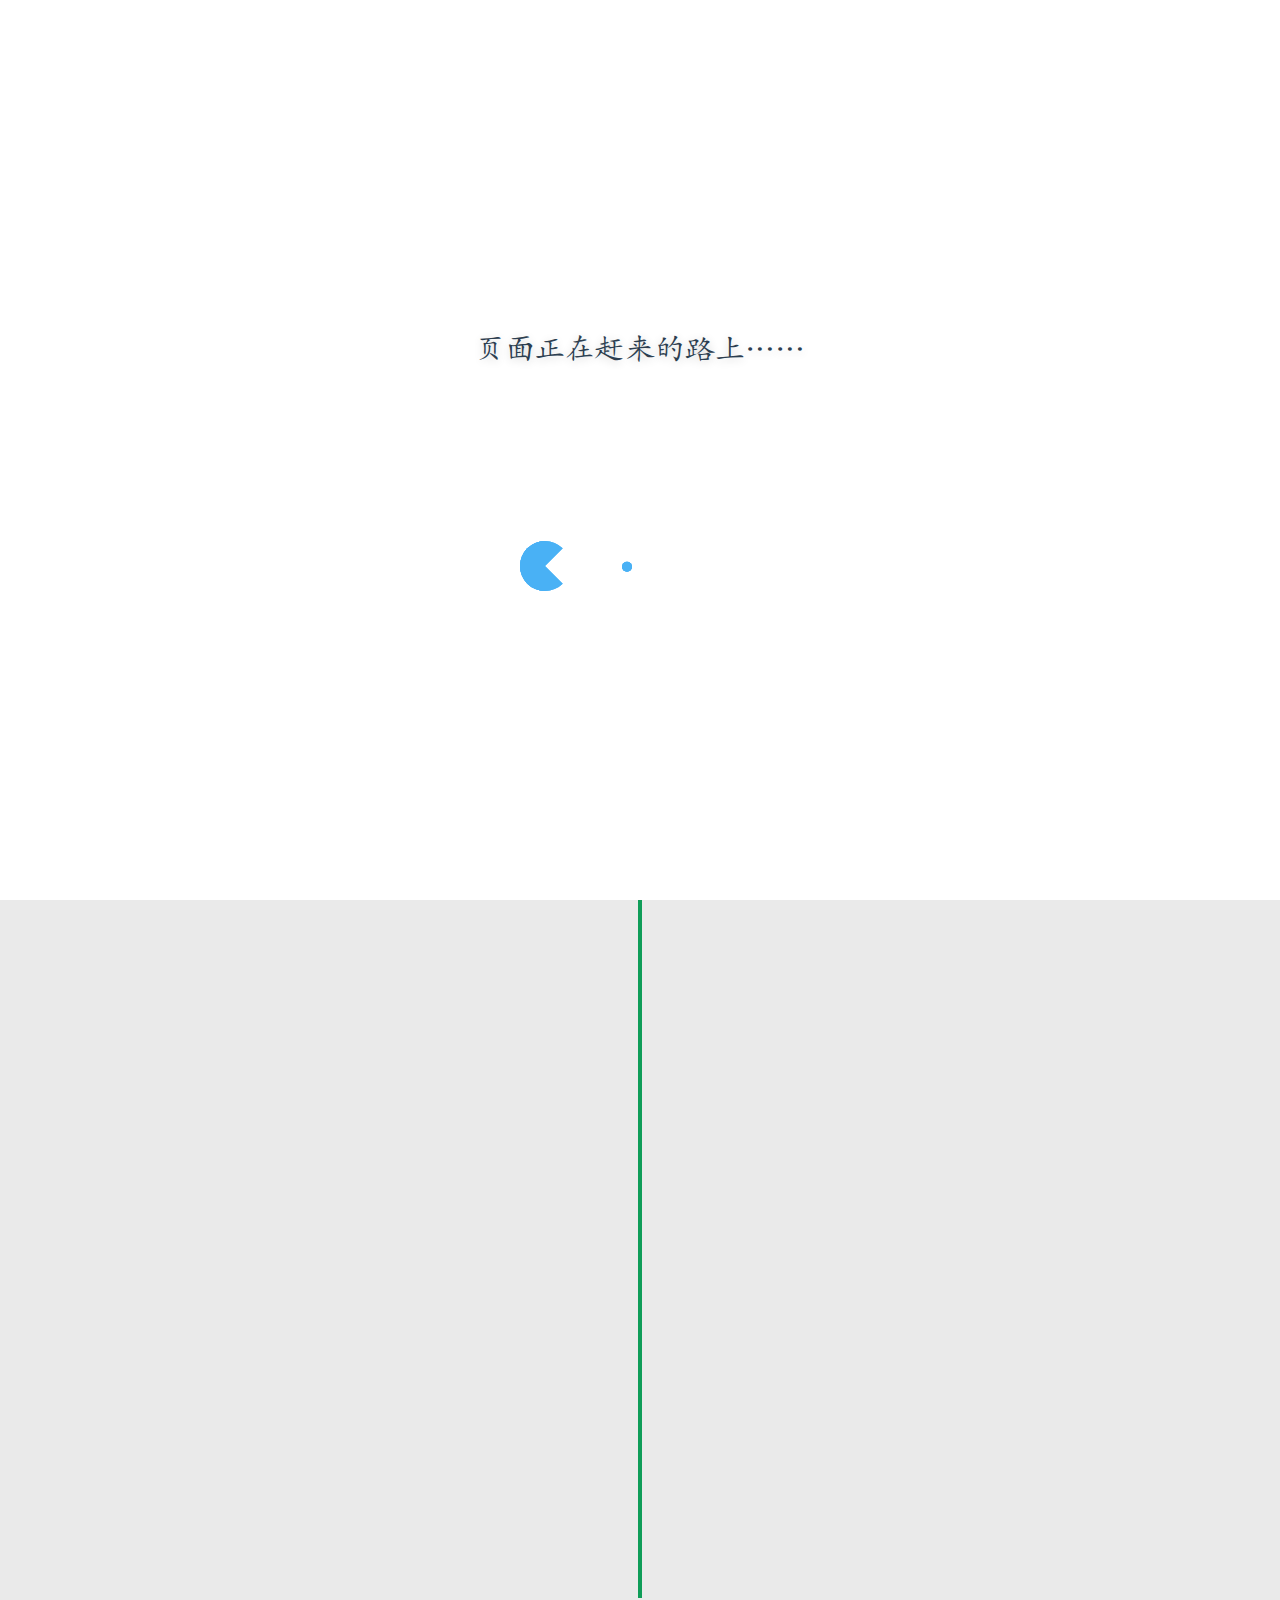
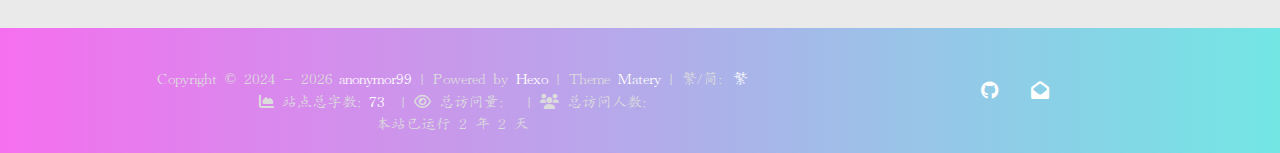
<file: archives/index.html>
<!DOCTYPE HTML>
<html lang="zh-CN">


<head>
    <meta charset="utf-8">
    <meta name="keywords" content="文章, anonymor">
    <meta name="description" content="anonymor">
    <meta http-equiv="X-UA-Compatible" content="IE=edge">
    <meta name="viewport" content="width=device-width, initial-scale=1.0, user-scalable=no">
    <meta name="renderer" content="webkit|ie-stand|ie-comp">
    <meta name="mobile-web-app-capable" content="yes">
    <meta name="format-detection" content="telephone=no">
    <meta name="apple-mobile-web-app-capable" content="yes">
    <meta name="apple-mobile-web-app-status-bar-style" content="black-translucent">
    <meta name="referrer" content="no-referrer-when-downgrade">
    <!-- Global site tag (gtag.js) - Google Analytics -->


    <title>文章 | anonymor</title>
    <link rel="icon" type="image/png" href="/favicon.png">
    


    <!-- bg-cover style     -->



<link rel="stylesheet" type="text/css" href="/libs/awesome/css/all.min.css">
<link rel="stylesheet" type="text/css" href="/libs/materialize/materialize.min.css">
<link rel="stylesheet" type="text/css" href="/libs/aos/aos.css">
<link rel="stylesheet" type="text/css" href="/libs/animate/animate.min.css">
<link rel="stylesheet" type="text/css" href="/libs/lightGallery/css/lightgallery.min.css">
<link rel="stylesheet" type="text/css" href="/css/matery.css">
<link rel="stylesheet" type="text/css" href="/css/my.css">
<link rel="stylesheet" type="text/css" href="/css/dark.css" media="none" onload="if(media!='all')media='all'">




    <link rel="stylesheet" href="/libs/tocbot/tocbot.css">
    <link rel="stylesheet" href="/css/post.css">




    
        <link rel="stylesheet" type="text/css" href="/css/reward.css">
    



    <script src="/libs/jquery/jquery-3.6.0.min.js"></script>

<meta name="generator" content="Hexo 7.3.0">
<style>.github-emoji { position: relative; display: inline-block; width: 1.2em; min-height: 1.2em; overflow: hidden; vertical-align: top; color: transparent; }  .github-emoji > span { position: relative; z-index: 10; }  .github-emoji img, .github-emoji .fancybox { margin: 0 !important; padding: 0 !important; border: none !important; outline: none !important; text-decoration: none !important; user-select: none !important; cursor: auto !important; }  .github-emoji img { height: 1.2em !important; width: 1.2em !important; position: absolute !important; left: 50% !important; top: 50% !important; transform: translate(-50%, -50%) !important; user-select: none !important; cursor: auto !important; } .github-emoji-fallback { color: inherit; } .github-emoji-fallback img { opacity: 0 !important; }</style>
</head>


 
    <style type="text/css" lang="css">
    #loading-container{
        position: fixed;
        top: 0;
        left: 0;
        min-height: 100vh;
        width: 100vw;
        z-index: 9999;
        display: flex;
        flex-direction: column;
        justify-content: center;
        align-items: center;
        background: #FFF;
        text-align: center;
        /* loader页面消失采用渐隐的方式*/
        -webkit-transition: opacity 1s ease;
        -moz-transition: opacity 1s ease;
        -o-transition: opacity 1s ease;
        transition: opacity 1s ease;
    }
    .loading-image{
        width: 120px;
        height: 50px;
        transform: translate(-50%);
    }

    .loading-image div:nth-child(2) {
        -webkit-animation: pacman-balls 1s linear 0s infinite;
        animation: pacman-balls 1s linear 0s infinite
    }

    .loading-image div:nth-child(3) {
        -webkit-animation: pacman-balls 1s linear .33s infinite;
        animation: pacman-balls 1s linear .33s infinite
    }

    .loading-image div:nth-child(4) {
        -webkit-animation: pacman-balls 1s linear .66s infinite;
        animation: pacman-balls 1s linear .66s infinite
    }

    .loading-image div:nth-child(5) {
        -webkit-animation: pacman-balls 1s linear .99s infinite;
        animation: pacman-balls 1s linear .99s infinite
    }

    .loading-image div:first-of-type {
        width: 0;
        height: 0;
        border: 25px solid #49b1f5;
        border-right-color: transparent;
        border-radius: 25px;
        -webkit-animation: rotate_pacman_half_up .5s 0s infinite;
        animation: rotate_pacman_half_up .5s 0s infinite;
    }
    .loading-image div:nth-child(2) {
        width: 0;
        height: 0;
        border: 25px solid #49b1f5;
        border-right-color: transparent;
        border-radius: 25px;
        -webkit-animation: rotate_pacman_half_down .5s 0s infinite;
        animation: rotate_pacman_half_down .5s 0s infinite;
        margin-top: -50px;
    }
    @-webkit-keyframes rotate_pacman_half_up {0% {transform: rotate(270deg)}50% {transform: rotate(1turn)}to {transform: rotate(270deg)}}

    @keyframes rotate_pacman_half_up {0% {transform: rotate(270deg)}50% {transform: rotate(1turn)}to {transform: rotate(270deg)}}

    @-webkit-keyframes rotate_pacman_half_down {0% {transform: rotate(90deg)}50% {transform: rotate(0deg)}to {transform: rotate(90deg)}}

    @keyframes rotate_pacman_half_down {0% {transform: rotate(90deg)}50% {transform: rotate(0deg)}to {transform: rotate(90deg)}}

    @-webkit-keyframes pacman-balls {75% {opacity: .7}to {transform: translate(-100px, -6.25px)}}

    @keyframes pacman-balls {75% {opacity: .7}to {transform: translate(-100px, -6.25px)}}


    .loading-image div:nth-child(3),
    .loading-image div:nth-child(4),
    .loading-image div:nth-child(5),
    .loading-image div:nth-child(6){
        background-color: #49b1f5;
        width: 15px;
        height: 15px;
        border-radius: 100%;
        margin: 2px;
        width: 10px;
        height: 10px;
        position: absolute;
        transform: translateY(-6.25px);
        top: 25px;
        left: 100px;
    }
    .loading-text{
        margin-bottom: 20vh;
        text-align: center;
        color: #2c3e50;
        font-size: 2rem;
        box-sizing: border-box;
        padding: 0 10px;
        text-shadow: 0 2px 10px rgba(0,0,0,0.2);
    }
    @media only screen and (max-width: 500px) {
        .loading-text{
            font-size: 1.5rem;
        }
    }
    .fadeout {
        opacity: 0;
        filter: alpha(opacity=0);
    }
    /* logo出现动画 */
    @-webkit-keyframes fadeInDown{0%{opacity:0;-webkit-transform:translate3d(0,-100%,0);transform:translate3d(0,-100%,0)}100%{opacity:1;-webkit-transform:none;transform:none}}
    @keyframes fadeInDown{0%{opacity:0;-webkit-transform:translate3d(0,-100%,0);}}
</style>
<script>
    (function () {
        const loaded = function(){
            setTimeout(function(){
                const loader = document.getElementById("loading-container");
                loader.className="fadeout" ;//使用渐隐的方法淡出loading page
                // document.getElementById("body-wrap").style.display="flex";
                setTimeout(function(){
                    loader.style.display="none";
                },2500);
            },1000);//强制显示loading page 1s
        };
        loaded();
    })()
</script>

<!--来源: 斯莫笔记-->
<!--文章作者: Small-Rose-->
<!--文章链接: https://notes.zhangxiaocai.cn/posts/7496029d.html-->
<!--本文章著作权归作者所有，任何形式的转载都请注明出处。-->
 
<body>
    
        <div id="loading-container">
            <p class="loading-text">页面正在赶来的路上……</p>
            <div class="loading-image">
                <div></div>
                <div></div>
                <div></div>
                <div></div>
                <div></div>
            </div>
        </div>
    

    <header class="navbar-fixed">
    <nav id="headNav" class="bg-color nav-transparent">
        <div id="navContainer" class="nav-wrapper container">
            <div class="brand-logo">
                <a href="/" class="waves-effect waves-light">
                    
                    <img src="/medias/logo.png" class="logo-img" alt="LOGO">
                    
                    <span class="logo-span">anonymor</span>
                </a>
            </div>
            

<a href="#" data-target="mobile-nav" class="sidenav-trigger button-collapse"><i class="fas fa-bars"></i></a>
<ul class="right nav-menu">
  
  <li class="hide-on-med-and-down nav-item">
    
    <a href="/" class="waves-effect waves-light">
      
      <i class="fas fa-home" style="zoom: 0.6;"></i>
      
      <span>首页</span>
    </a>
    
  </li>
  
  <li class="hide-on-med-and-down nav-item">
    
    <a href="/archives" class="waves-effect waves-light">

      
      <i class="fas fa-archive" style="zoom: 0.6;"></i>
      
      <span>文章</span>
      <i class="fas fa-chevron-down" aria-hidden="true" style="zoom: 0.6;"></i>
    </a>
    <ul class="sub-nav menus_item_child ">
      
      <li>
        <a href="/tags">
          
          <i class="fas fa-tags" style="margin-top: -20px; zoom: 0.6;"></i>
          
          <span>Tags</span>
        </a>
      </li>
      
      <li>
        <a href="/categories">
          
          <i class="fas fa-bookmark" style="margin-top: -20px; zoom: 0.6;"></i>
          
          <span>Categories</span>
        </a>
      </li>
      
    </ul>
    
  </li>
  
  <li class="hide-on-med-and-down nav-item">
    
    <a href="/about" class="waves-effect waves-light">
      
      <i class="fas fa-user-circle" style="zoom: 0.6;"></i>
      
      <span>关于作者</span>
    </a>
    
  </li>
  
  <li class="hide-on-med-and-down nav-item">
    
    <a href="/friends" class="waves-effect waves-light">
      
      <i class="fas fa-address-book" style="zoom: 0.6;"></i>
      
      <span>友情链接</span>
    </a>
    
  </li>
  
  <li>
    <a href="#searchModal" class="modal-trigger waves-effect waves-light">
      <i id="searchIcon" class="fas fa-search" title="搜索" style="zoom: 0.85;"></i>
    </a>
  </li>
  <li>
    <a href="javascript:;" class="waves-effect waves-light" onclick="switchNightMode()" title="深色/浅色模式" >
      <i id="sum-moon-icon" class="fas fa-sun" style="zoom: 0.85;"></i>
    </a>
  </li>
</ul>


<div id="mobile-nav" class="side-nav sidenav">

    <div class="mobile-head bg-color">
        
        <img src="/medias/logo.png" class="logo-img circle responsive-img">
        
        <div class="logo-name">anonymor</div>
        <div class="logo-desc">
            
            Never really desperate, only the lost of the soul.
            
        </div>
    </div>

    <ul class="menu-list mobile-menu-list">
        
        <li class="m-nav-item">
	  
		<a href="/" class="waves-effect waves-light">
			
			    <i class="fa-fw fas fa-home"></i>
			
			首页
		</a>
          
        </li>
        
        <li class="m-nav-item">
	  
		<a href="javascript:;">
			
				<i class="fa-fw fas fa-archive"></i>
			
			文章
			<span class="m-icon"><i class="fas fa-chevron-right"></i></span>
		</a>
            <ul  style="background:  ;" >
              
                <li>

                  <a href="/tags " style="margin-left:75px">
				  
				   <i class="fa fas fa-tags" style="position: absolute;left:50px" ></i>
			      
		          <span>Tags</span>
                  </a>
                </li>
              
                <li>

                  <a href="/categories " style="margin-left:75px">
				  
				   <i class="fa fas fa-bookmark" style="position: absolute;left:50px" ></i>
			      
		          <span>Categories</span>
                  </a>
                </li>
              
            </ul>
          
        </li>
        
        <li class="m-nav-item">
	  
		<a href="/about" class="waves-effect waves-light">
			
			    <i class="fa-fw fas fa-user-circle"></i>
			
			关于作者
		</a>
          
        </li>
        
        <li class="m-nav-item">
	  
		<a href="/friends" class="waves-effect waves-light">
			
			    <i class="fa-fw fas fa-address-book"></i>
			
			友情链接
		</a>
          
        </li>
        
        
        <li><div class="divider"></div></li>
        <li>
            <a href="https://github.com/blinkfox/hexo-theme-matery" class="waves-effect waves-light" target="_blank">
                <i class="fab fa-github-square fa-fw"></i>Fork Me
            </a>
        </li>
        
    </ul>
</div>


        </div>

        
            <style>
    .nav-transparent .github-corner {
        display: none !important;
    }

    .github-corner {
        position: absolute;
        z-index: 10;
        top: 0;
        right: 0;
        border: 0;
        transform: scale(1.1);
    }

    .github-corner svg {
        color: #0f9d58;
        fill: #fff;
        height: 64px;
        width: 64px;
    }

    .github-corner:hover .octo-arm {
        animation: a 0.56s ease-in-out;
    }

    .github-corner .octo-arm {
        animation: none;
    }

    @keyframes a {
        0%,
        to {
            transform: rotate(0);
        }
        20%,
        60% {
            transform: rotate(-25deg);
        }
        40%,
        80% {
            transform: rotate(10deg);
        }
    }
</style>

<a href="https://github.com/blinkfox/hexo-theme-matery" class="github-corner tooltipped hide-on-med-and-down" target="_blank"
   data-tooltip="Fork Me" data-position="left" data-delay="50">
    <svg viewBox="0 0 250 250" aria-hidden="true">
        <path d="M0,0 L115,115 L130,115 L142,142 L250,250 L250,0 Z"></path>
        <path d="M128.3,109.0 C113.8,99.7 119.0,89.6 119.0,89.6 C122.0,82.7 120.5,78.6 120.5,78.6 C119.2,72.0 123.4,76.3 123.4,76.3 C127.3,80.9 125.5,87.3 125.5,87.3 C122.9,97.6 130.6,101.9 134.4,103.2"
              fill="currentColor" style="transform-origin: 130px 106px;" class="octo-arm"></path>
        <path d="M115.0,115.0 C114.9,115.1 118.7,116.5 119.8,115.4 L133.7,101.6 C136.9,99.2 139.9,98.4 142.2,98.6 C133.8,88.0 127.5,74.4 143.8,58.0 C148.5,53.4 154.0,51.2 159.7,51.0 C160.3,49.4 163.2,43.6 171.4,40.1 C171.4,40.1 176.1,42.5 178.8,56.2 C183.1,58.6 187.2,61.8 190.9,65.4 C194.5,69.0 197.7,73.2 200.1,77.6 C213.8,80.2 216.3,84.9 216.3,84.9 C212.7,93.1 206.9,96.0 205.4,96.6 C205.1,102.4 203.0,107.8 198.3,112.5 C181.9,128.9 168.3,122.5 157.7,114.1 C157.9,116.9 156.7,120.9 152.7,124.9 L141.0,136.5 C139.8,137.7 141.6,141.9 141.8,141.8 Z"
              fill="currentColor" class="octo-body"></path>
    </svg>
</a>
        
    </nav>

</header>

    <div class="bg-cover pd-header about-cover">
    <div class="container">
    <div class="row">
    <div class="col s10 offset-s1 m8 offset-m2 l8 offset-l2">
        <div class="brand">
            <div class="title center-align">
                
                I&#39;m waiting | 爱慕未停
                
            </div>

            <div class="description center-align">
                
                <span id="subtitle"></span>
                <script src="/libs/typed/typed.js"></script>
                <script>
                    var typed = new Typed("#subtitle", {
                        strings: [ 
                            
                                "从来没有真正的绝境, 只有心灵的迷途",
                            
                                "Never really desperate, only the lost of the soul",
                            
                        ],
                        startDelay: 300,
                        typeSpeed: 100,
                        loop: true,
                        backSpeed: 50,
                        showCursor: true
                    });
                </script>
                
            </div>
        </div>
    </div>
</div>


<script>
    // 每天切换 banner 图.  Switch banner image every day.
    var bannerUrl = "/medias/banner/" + new Date().getDay() + '.jpg';
    $('.bg-cover').css('background-image', 'url(' + bannerUrl + ')');
</script>
<script>
    
      var bannerUrl = "/medias/featureimages/" + Math.floor(Math.random() * 24) + '.jpg';
    
    $('.bg-cover.about-cover').css('background-image', 'url(' + bannerUrl + ')');

</script>


    </div>
</div>

<main class="content">

    
    <div class="container archive-calendar">
    <div class="card">
        <div id="post-calendar" class="card-content"></div>
    </div>
</div>

<script type="text/javascript" src="/libs/echarts/echarts.min.js"></script>
<script type="text/javascript">
    let myChart = echarts.init(document.getElementById('post-calendar'));

    

    let option = {
        title: {
            top: 0,
            text: '文章日历',
            left: 'center',
            textStyle: {
                color: '#3C4858'
            }
        },
        tooltip: {
            padding: 10,
            backgroundColor: '#555',
            borderColor: '#777',
            borderWidth: 1,
            formatter: function (obj) {
                var value = obj.value;
                return '<div style="font-size: 14px;">' + value[0] + '：' + value[1] + '</div>';
            }
        },
        visualMap: {
            show: true,
            showLabel: true,
            categories: [0, 1, 2, 3, 4],
            calculable: true,
            inRange: {
                symbol: 'rect',
                color: ['#ebedf0', '#c6e48b', '#7bc96f', '#239a3b', '#196127']
            },
            itemWidth: 12,
            itemHeight: 12,
            orient: 'horizontal',
            left: 'center',
            bottom: 0
        },
        calendar: [{
            left: 'center',
            range: ["2023-08-24", "2024-08-24"],
            cellSize: [13, 13],
            splitLine: {
                show: false
            },
            itemStyle: {
                color: '#196127',
                borderColor: '#fff',
                borderWidth: 2
            },
            yearLabel: {
                show: false
            },
            monthLabel: {
                nameMap: 'cn',
                fontSize: 11
            },
            dayLabel: {
                formatter: '{start}  1st',
                nameMap: 'cn',
                fontSize: 11
            }
        }],
        series: [{
            type: 'heatmap',
            coordinateSystem: 'calendar',
            calendarIndex: 0,
            data: [["2023-08-24", 0], ["2023-08-25", 0], ["2023-08-26", 0], ["2023-08-27", 0], ["2023-08-28", 0], ["2023-08-29", 0], ["2023-08-30", 0], ["2023-08-31", 0], ["2023-09-01", 0], ["2023-09-02", 0], ["2023-09-03", 0], ["2023-09-04", 0], ["2023-09-05", 0], ["2023-09-06", 0], ["2023-09-07", 0], ["2023-09-08", 0], ["2023-09-09", 0], ["2023-09-10", 0], ["2023-09-11", 0], ["2023-09-12", 0], ["2023-09-13", 0], ["2023-09-14", 0], ["2023-09-15", 0], ["2023-09-16", 0], ["2023-09-17", 0], ["2023-09-18", 0], ["2023-09-19", 0], ["2023-09-20", 0], ["2023-09-21", 0], ["2023-09-22", 0], ["2023-09-23", 0], ["2023-09-24", 0], ["2023-09-25", 0], ["2023-09-26", 0], ["2023-09-27", 0], ["2023-09-28", 0], ["2023-09-29", 0], ["2023-09-30", 0], ["2023-10-01", 0], ["2023-10-02", 0], ["2023-10-03", 0], ["2023-10-04", 0], ["2023-10-05", 0], ["2023-10-06", 0], ["2023-10-07", 0], ["2023-10-08", 0], ["2023-10-09", 0], ["2023-10-10", 0], ["2023-10-11", 0], ["2023-10-12", 0], ["2023-10-13", 0], ["2023-10-14", 0], ["2023-10-15", 0], ["2023-10-16", 0], ["2023-10-17", 0], ["2023-10-18", 0], ["2023-10-19", 0], ["2023-10-20", 0], ["2023-10-21", 0], ["2023-10-22", 0], ["2023-10-23", 0], ["2023-10-24", 0], ["2023-10-25", 0], ["2023-10-26", 0], ["2023-10-27", 0], ["2023-10-28", 0], ["2023-10-29", 0], ["2023-10-30", 0], ["2023-10-31", 0], ["2023-11-01", 0], ["2023-11-02", 0], ["2023-11-03", 0], ["2023-11-04", 0], ["2023-11-05", 0], ["2023-11-06", 0], ["2023-11-07", 0], ["2023-11-08", 0], ["2023-11-09", 0], ["2023-11-10", 0], ["2023-11-11", 0], ["2023-11-12", 0], ["2023-11-13", 0], ["2023-11-14", 0], ["2023-11-15", 0], ["2023-11-16", 0], ["2023-11-17", 0], ["2023-11-18", 0], ["2023-11-19", 0], ["2023-11-20", 0], ["2023-11-21", 0], ["2023-11-22", 0], ["2023-11-23", 0], ["2023-11-24", 0], ["2023-11-25", 0], ["2023-11-26", 0], ["2023-11-27", 0], ["2023-11-28", 0], ["2023-11-29", 0], ["2023-11-30", 0], ["2023-12-01", 0], ["2023-12-02", 0], ["2023-12-03", 0], ["2023-12-04", 0], ["2023-12-05", 0], ["2023-12-06", 0], ["2023-12-07", 0], ["2023-12-08", 0], ["2023-12-09", 0], ["2023-12-10", 0], ["2023-12-11", 0], ["2023-12-12", 0], ["2023-12-13", 0], ["2023-12-14", 0], ["2023-12-15", 0], ["2023-12-16", 0], ["2023-12-17", 0], ["2023-12-18", 0], ["2023-12-19", 0], ["2023-12-20", 0], ["2023-12-21", 0], ["2023-12-22", 0], ["2023-12-23", 0], ["2023-12-24", 0], ["2023-12-25", 0], ["2023-12-26", 0], ["2023-12-27", 0], ["2023-12-28", 0], ["2023-12-29", 0], ["2023-12-30", 0], ["2023-12-31", 0], ["2024-01-01", 0], ["2024-01-02", 0], ["2024-01-03", 0], ["2024-01-04", 0], ["2024-01-05", 0], ["2024-01-06", 0], ["2024-01-07", 0], ["2024-01-08", 0], ["2024-01-09", 0], ["2024-01-10", 0], ["2024-01-11", 0], ["2024-01-12", 0], ["2024-01-13", 0], ["2024-01-14", 0], ["2024-01-15", 0], ["2024-01-16", 0], ["2024-01-17", 0], ["2024-01-18", 0], ["2024-01-19", 0], ["2024-01-20", 0], ["2024-01-21", 0], ["2024-01-22", 0], ["2024-01-23", 0], ["2024-01-24", 0], ["2024-01-25", 0], ["2024-01-26", 0], ["2024-01-27", 0], ["2024-01-28", 0], ["2024-01-29", 0], ["2024-01-30", 0], ["2024-01-31", 0], ["2024-02-01", 0], ["2024-02-02", 0], ["2024-02-03", 0], ["2024-02-04", 0], ["2024-02-05", 0], ["2024-02-06", 0], ["2024-02-07", 0], ["2024-02-08", 0], ["2024-02-09", 0], ["2024-02-10", 0], ["2024-02-11", 0], ["2024-02-12", 0], ["2024-02-13", 0], ["2024-02-14", 0], ["2024-02-15", 0], ["2024-02-16", 0], ["2024-02-17", 0], ["2024-02-18", 0], ["2024-02-19", 0], ["2024-02-20", 0], ["2024-02-21", 0], ["2024-02-22", 0], ["2024-02-23", 0], ["2024-02-24", 0], ["2024-02-25", 0], ["2024-02-26", 0], ["2024-02-27", 0], ["2024-02-28", 0], ["2024-02-29", 0], ["2024-03-01", 0], ["2024-03-02", 0], ["2024-03-03", 0], ["2024-03-04", 0], ["2024-03-05", 0], ["2024-03-06", 0], ["2024-03-07", 0], ["2024-03-08", 0], ["2024-03-09", 0], ["2024-03-10", 0], ["2024-03-11", 0], ["2024-03-12", 0], ["2024-03-13", 0], ["2024-03-14", 0], ["2024-03-15", 0], ["2024-03-16", 0], ["2024-03-17", 0], ["2024-03-18", 0], ["2024-03-19", 0], ["2024-03-20", 0], ["2024-03-21", 0], ["2024-03-22", 0], ["2024-03-23", 0], ["2024-03-24", 0], ["2024-03-25", 0], ["2024-03-26", 0], ["2024-03-27", 0], ["2024-03-28", 0], ["2024-03-29", 0], ["2024-03-30", 0], ["2024-03-31", 0], ["2024-04-01", 0], ["2024-04-02", 0], ["2024-04-03", 0], ["2024-04-04", 0], ["2024-04-05", 0], ["2024-04-06", 0], ["2024-04-07", 0], ["2024-04-08", 0], ["2024-04-09", 0], ["2024-04-10", 0], ["2024-04-11", 0], ["2024-04-12", 0], ["2024-04-13", 0], ["2024-04-14", 0], ["2024-04-15", 0], ["2024-04-16", 0], ["2024-04-17", 0], ["2024-04-18", 0], ["2024-04-19", 0], ["2024-04-20", 0], ["2024-04-21", 0], ["2024-04-22", 0], ["2024-04-23", 0], ["2024-04-24", 0], ["2024-04-25", 0], ["2024-04-26", 0], ["2024-04-27", 0], ["2024-04-28", 0], ["2024-04-29", 0], ["2024-04-30", 0], ["2024-05-01", 0], ["2024-05-02", 0], ["2024-05-03", 0], ["2024-05-04", 0], ["2024-05-05", 0], ["2024-05-06", 0], ["2024-05-07", 0], ["2024-05-08", 0], ["2024-05-09", 0], ["2024-05-10", 0], ["2024-05-11", 0], ["2024-05-12", 0], ["2024-05-13", 0], ["2024-05-14", 0], ["2024-05-15", 0], ["2024-05-16", 0], ["2024-05-17", 0], ["2024-05-18", 0], ["2024-05-19", 0], ["2024-05-20", 0], ["2024-05-21", 0], ["2024-05-22", 0], ["2024-05-23", 0], ["2024-05-24", 0], ["2024-05-25", 0], ["2024-05-26", 0], ["2024-05-27", 0], ["2024-05-28", 0], ["2024-05-29", 0], ["2024-05-30", 0], ["2024-05-31", 0], ["2024-06-01", 0], ["2024-06-02", 0], ["2024-06-03", 0], ["2024-06-04", 0], ["2024-06-05", 0], ["2024-06-06", 0], ["2024-06-07", 0], ["2024-06-08", 0], ["2024-06-09", 0], ["2024-06-10", 0], ["2024-06-11", 0], ["2024-06-12", 0], ["2024-06-13", 0], ["2024-06-14", 0], ["2024-06-15", 0], ["2024-06-16", 0], ["2024-06-17", 0], ["2024-06-18", 0], ["2024-06-19", 0], ["2024-06-20", 0], ["2024-06-21", 0], ["2024-06-22", 0], ["2024-06-23", 0], ["2024-06-24", 0], ["2024-06-25", 0], ["2024-06-26", 0], ["2024-06-27", 0], ["2024-06-28", 0], ["2024-06-29", 0], ["2024-06-30", 0], ["2024-07-01", 0], ["2024-07-02", 0], ["2024-07-03", 0], ["2024-07-04", 0], ["2024-07-05", 0], ["2024-07-06", 0], ["2024-07-07", 0], ["2024-07-08", 0], ["2024-07-09", 0], ["2024-07-10", 0], ["2024-07-11", 0], ["2024-07-12", 0], ["2024-07-13", 0], ["2024-07-14", 0], ["2024-07-15", 0], ["2024-07-16", 0], ["2024-07-17", 0], ["2024-07-18", 0], ["2024-07-19", 0], ["2024-07-20", 0], ["2024-07-21", 0], ["2024-07-22", 0], ["2024-07-23", 0], ["2024-07-24", 0], ["2024-07-25", 0], ["2024-07-26", 2], ["2024-07-27", 0], ["2024-07-28", 0], ["2024-07-29", 0], ["2024-07-30", 0], ["2024-07-31", 0], ["2024-08-01", 0], ["2024-08-02", 0], ["2024-08-03", 0], ["2024-08-04", 0], ["2024-08-05", 0], ["2024-08-06", 0], ["2024-08-07", 0], ["2024-08-08", 0], ["2024-08-09", 0], ["2024-08-10", 0], ["2024-08-11", 0], ["2024-08-12", 0], ["2024-08-13", 0], ["2024-08-14", 0], ["2024-08-15", 0], ["2024-08-16", 0], ["2024-08-17", 0], ["2024-08-18", 0], ["2024-08-19", 0], ["2024-08-20", 0], ["2024-08-21", 0], ["2024-08-22", 0], ["2024-08-23", 0], ["2024-08-24", 0]]
        }]

    };

    myChart.setOption(option);
</script>

    

    

    <div id="cd-timeline" class="container">
        
        <div class="cd-timeline-block">

            
            
            
            <div class="cd-timeline-img year" data-aos="zoom-in-up">
                <a href="/archives/2024">2024</a>
            </div>
            

            
            
            
            <div class="cd-timeline-img month" data-aos="zoom-in-up">
                <a href="/archives/2024/07">07</a>
            </div>
            

            
            <div class="cd-timeline-img day" data-aos="zoom-in-up">
                <span>26</span>
            </div>
            <article class="cd-timeline-content" data-aos="fade-up">
                <div class="article col s12 m6">
                    <div class="card">
                        <a href="/2024/07/26/zhe-shi-di-er-pian-blog/">
                            <div class="card-image">
                                
                                
                                <img src="/medias/featureimages/19.jpg" class="responsive-img" alt="这是第二篇Blog">
                                
                                <span class="card-title">这是第二篇Blog</span>
                            </div>
                        </a>
                        <div class="card-content article-content">
                            <div class="summary block-with-text">
                                
                                    
                                
                            </div>
                            <div class="publish-info">
                                <span class="publish-date">
                                    <i class="far fa-clock fa-fw icon-date"></i>2024-07-26
                                </span>
                                <span class="publish-author">
                                    
                                    <i class="fas fa-user fa-fw"></i>
                                    anonymor99
                                    
                                </span>
                            </div>
                        </div>

                        
                    </div>
                </div>
            </article>
        </div>
        
        <div class="cd-timeline-block">

            
            

            
            

            
            <div class="cd-timeline-img day" data-aos="zoom-in-up">
                <span>26</span>
            </div>
            <article class="cd-timeline-content" data-aos="fade-up">
                <div class="article col s12 m6">
                    <div class="card">
                        <a href="/2024/07/26/hello-world/">
                            <div class="card-image">
                                
                                
                                <img src="/medias/featureimages/12.jpg" class="responsive-img" alt="Hello World">
                                
                                <span class="card-title">Hello World</span>
                            </div>
                        </a>
                        <div class="card-content article-content">
                            <div class="summary block-with-text">
                                
                                    Welcome to Hexo! This is your very first post. Check documentation for more info. If you get any problems when using Hex
                                
                            </div>
                            <div class="publish-info">
                                <span class="publish-date">
                                    <i class="far fa-clock fa-fw icon-date"></i>2024-07-26
                                </span>
                                <span class="publish-author">
                                    
                                    <i class="fas fa-user fa-fw"></i>
                                    anonymor99
                                    
                                </span>
                            </div>
                        </div>

                        
                    </div>
                </div>
            </article>
        </div>
        
    </div>

</main>




    <footer class="page-footer bg-color">
    
        <link rel="stylesheet" href="/libs/aplayer/APlayer.min.css">
<style>
    .aplayer .aplayer-lrc p {
        
        display: none;
        
        font-size: 12px;
        font-weight: 700;
        line-height: 16px !important;
    }

    .aplayer .aplayer-lrc p.aplayer-lrc-current {
        
        display: none;
        
        font-size: 15px;
        color: #98F5FF;
    }

    
    .aplayer.aplayer-fixed.aplayer-narrow .aplayer-body {
        left: -66px !important;
    }

    .aplayer.aplayer-fixed.aplayer-narrow .aplayer-body:hover {
        left: 0px !important;
    }

    
</style>
<div class="">
    
    <div class="row">
        <meting-js class="col l8 offset-l2 m10 offset-m1 s12"
                   server="tencent"
                   type="playlist"
                   id="9023755987"
                   fixed='true'
                   autoplay='true'
                   theme='#98F5FF'
                   loop='all'
                   order='random'
                   preload='auto'
                   volume='0.7'
                   list-folded='true'
        >
        </meting-js>
    </div>
</div>

<script src="/libs/aplayer/APlayer.min.js"></script>
<script src="/libs/aplayer/Meting.min.js"></script>

    

    <div class="container row center-align"
         style="margin-bottom: 15px !important;">
        <div class="col s12 m8 l8 copy-right">
            Copyright&nbsp;&copy;
            
                <span id="year">2024</span>
            
            <a href="/about" target="_blank">anonymor99</a>
            |&nbsp;Powered by&nbsp;<a href="https://hexo.io/" target="_blank">Hexo</a>
            |&nbsp;Theme&nbsp;<a href="https://github.com/blinkfox/hexo-theme-matery" target="_blank">Matery</a>
            
                <span id="translate">|&nbsp;繁/简：</span><a id="translateLink" href="javascript:translatePage();">繁</a>
            
            <br>
            
                &nbsp;<i class="fas fa-chart-area"></i>&nbsp;站点总字数:&nbsp;<span
                        class="white-color">73</span>
            
            
            
                
            
            
                <span id="busuanzi_container_site_pv">
                &nbsp;|&nbsp;<i class="far fa-eye"></i>&nbsp;总访问量:&nbsp;
                    <span id="busuanzi_value_site_pv" class="white-color"></span>
            </span>
            
            
                <span id="busuanzi_container_site_uv">
                &nbsp;|&nbsp;<i class="fas fa-users"></i>&nbsp;总访问人数:&nbsp;
                    <span id="busuanzi_value_site_uv" class="white-color"></span>
            </span>
            
            <br>

            <!-- 运行天数提醒. -->
            
                <span id="sitetime"> Loading ...</span>
                <script>
                    var calcSiteTime = function () {
                        var seconds = 1000;
                        var minutes = seconds * 60;
                        var hours = minutes * 60;
                        var days = hours * 24;
                        var years = days * 365;
                        var today = new Date();
                        var startYear = "2024";
                        var startMonth = "7";
                        var startDate = "24";
                        var startHour = "0";
                        var startMinute = "0";
                        var startSecond = "0";
                        var todayYear = today.getFullYear();
                        var todayMonth = today.getMonth() + 1;
                        var todayDate = today.getDate();
                        var todayHour = today.getHours();
                        var todayMinute = today.getMinutes();
                        var todaySecond = today.getSeconds();
                        var t1 = Date.UTC(startYear, startMonth, startDate, startHour, startMinute, startSecond);
                        var t2 = Date.UTC(todayYear, todayMonth, todayDate, todayHour, todayMinute, todaySecond);
                        var diff = t2 - t1;
                        var diffYears = Math.floor(diff / years);
                        var diffDays = Math.floor((diff / days) - diffYears * 365);

                        // 区分是否有年份.
                        var language = 'zh-CN';
                        if (startYear === String(todayYear)) {
                            document.getElementById("year").innerHTML = todayYear;
                            var daysTip = 'This site has been running for ' + diffDays + ' days';
                            if (language === 'zh-CN') {
                                daysTip = '本站已运行 ' + diffDays + ' 天';
                            } else if (language === 'zh-HK') {
                                daysTip = '本站已運行 ' + diffDays + ' 天';
                            }
                            document.getElementById("sitetime").innerHTML = daysTip;
                        } else {
                            document.getElementById("year").innerHTML = startYear + " - " + todayYear;
                            var yearsAndDaysTip = 'This site has been running for ' + diffYears + ' years and '
                                + diffDays + ' days';
                            if (language === 'zh-CN') {
                                yearsAndDaysTip = '本站已运行 ' + diffYears + ' 年 ' + diffDays + ' 天';
                            } else if (language === 'zh-HK') {
                                yearsAndDaysTip = '本站已運行 ' + diffYears + ' 年 ' + diffDays + ' 天';
                            }
                            document.getElementById("sitetime").innerHTML = yearsAndDaysTip;
                        }
                    }

                    calcSiteTime();
                </script>
            
            <br>
            
        </div>
        <div class="col s12 m4 l4 social-link social-statis">
    <a href="https://github.com/anonymor99" class="tooltipped" target="_blank" data-tooltip="访问我的GitHub" data-position="top" data-delay="50">
        <i class="fab fa-github"></i>
    </a>



    <a href="mailto:anonymor@foxmail.com" class="tooltipped" target="_blank" data-tooltip="邮件联系我" data-position="top" data-delay="50">
        <i class="fas fa-envelope-open"></i>
    </a>













</div>
    </div>
</footer>

<div class="progress-bar"></div>


    <!-- 搜索遮罩框 -->
<div id="searchModal" class="modal">
    <div class="modal-content">
        <div class="search-header">
            <span class="title"><i class="fas fa-search"></i>&nbsp;&nbsp;搜索</span>
            <input type="search" id="searchInput" name="s" placeholder="请输入搜索的关键字"
                   class="search-input">
        </div>
        <div id="searchResult"></div>
    </div>
</div>

<script type="text/javascript">
$(function () {
    var searchFunc = function (path, search_id, content_id) {
        'use strict';
        $.ajax({
            url: path,
            dataType: "xml",
            success: function (xmlResponse) {
                // get the contents from search data
                var datas = $("entry", xmlResponse).map(function () {
                    return {
                        title: $("title", this).text(),
                        content: $("content", this).text(),
                        url: $("url", this).text()
                    };
                }).get();
                var $input = document.getElementById(search_id);
                var $resultContent = document.getElementById(content_id);
                $input.addEventListener('input', function () {
                    var str = '<ul class=\"search-result-list\">';
                    var keywords = this.value.trim().toLowerCase().split(/[\s\-]+/);
                    $resultContent.innerHTML = "";
                    if (this.value.trim().length <= 0) {
                        return;
                    }
                    // perform local searching
                    datas.forEach(function (data) {
                        var isMatch = true;
                        var data_title = data.title.trim().toLowerCase();
                        var data_content = data.content.trim().replace(/<[^>]+>/g, "").toLowerCase();
                        var data_url = data.url;
                        data_url = data_url.indexOf('/') === 0 ? data.url : '/' + data_url;
                        var index_title = -1;
                        var index_content = -1;
                        var first_occur = -1;
                        // only match artiles with not empty titles and contents
                        if (data_title !== '' && data_content !== '') {
                            keywords.forEach(function (keyword, i) {
                                index_title = data_title.indexOf(keyword);
                                index_content = data_content.indexOf(keyword);
                                if (index_title < 0 && index_content < 0) {
                                    isMatch = false;
                                } else {
                                    if (index_content < 0) {
                                        index_content = 0;
                                    }
                                    if (i === 0) {
                                        first_occur = index_content;
                                    }
                                }
                            });
                        }
                        // show search results
                        if (isMatch) {
                            str += "<li><a href='" + data_url + "' class='search-result-title'>" + data_title + "</a>";
                            var content = data.content.trim().replace(/<[^>]+>/g, "");
                            if (first_occur >= 0) {
                                // cut out 100 characters
                                var start = first_occur - 20;
                                var end = first_occur + 80;
                                if (start < 0) {
                                    start = 0;
                                }
                                if (start === 0) {
                                    end = 100;
                                }
                                if (end > content.length) {
                                    end = content.length;
                                }
                                var match_content = content.substr(start, end);
                                // highlight all keywords
                                keywords.forEach(function (keyword) {
                                    var regS = new RegExp(keyword, "gi");
                                    match_content = match_content.replace(regS, "<em class=\"search-keyword\">" + keyword + "</em>");
                                });

                                str += "<p class=\"search-result\">" + match_content + "...</p>"
                            }
                            str += "</li>";
                        }
                    });
                    str += "</ul>";
                    $resultContent.innerHTML = str;
                });
            }
        });
    };

    searchFunc('/search.xml', 'searchInput', 'searchResult');
});
</script>

    <!-- 白天和黑夜主题 -->
<div class="stars-con">
    <div id="stars"></div>
    <div id="stars2"></div>
    <div id="stars3"></div>  
</div>

<script>
    function switchNightMode() {
        $('<div class="Cuteen_DarkSky"><div class="Cuteen_DarkPlanet"></div></div>').appendTo($('body')),
        setTimeout(function () {
            $('body').hasClass('DarkMode') 
            ? ($('body').removeClass('DarkMode'), localStorage.setItem('isDark', '0'), $('#sum-moon-icon').removeClass("fa-sun").addClass('fa-moon')) 
            : ($('body').addClass('DarkMode'), localStorage.setItem('isDark', '1'), $('#sum-moon-icon').addClass("fa-sun").removeClass('fa-moon')),
            
            setTimeout(function () {
            $('.Cuteen_DarkSky').fadeOut(1e3, function () {
                $(this).remove()
            })
            }, 2e3)
        })
    }
</script>

    <!-- 回到顶部按钮 -->
<div id="backTop" class="top-scroll">
    <a class="btn-floating btn-large waves-effect waves-light" href="#!">
        <i class="fas fa-arrow-up"></i>
    </a>
</div>


    <script src="/libs/materialize/materialize.min.js"></script>
    <script src="/libs/masonry/masonry.pkgd.min.js"></script>
    <script src="/libs/aos/aos.js"></script>
    <script src="/libs/scrollprogress/scrollProgress.min.js"></script>
    <script src="/libs/lightGallery/js/lightgallery-all.min.js"></script>
    <script src="/js/matery.js"></script>

    

    
        <script type="text/javascript" src="/js/tw_cn.js"></script>
        <script type="text/javascript">
          var defaultEncoding = 2; //网站编写字体是否繁体，1-繁体，2-简体
          var translateDelay = 0; //延迟时间,若不在前, 要设定延迟翻译时间, 如100表示100ms,默认为0
          var cookieDomain = "https://anonymor99.github.io"; //Cookie地址, 一定要设定, 通常为你的网址
          var msgToTraditionalChinese = "繁"; //此处可以更改为你想要显示的文字
          var msgToSimplifiedChinese = "简"; //同上，但两处均不建议更改
          var translateButtonId = "translateLink"; //默认互换id
          translateInitilization();
        </script>
    
    
    
        
        <script type="text/javascript">
            // 只在桌面版网页启用特效
            var windowWidth = $(window).width();
            if (windowWidth > 768) {
                document.write('<script type="text/javascript" src="/libs/others/sakura.js"><\/script>');
            }
        </script>
    

    <!-- 雪花特效 -->
    

    <!-- 鼠标星星特效 -->
    

     
        <script src="https://ssl.captcha.qq.com/TCaptcha.js"></script>
        <script src="/libs/others/TencentCaptcha.js"></script>
        <button id="TencentCaptcha" data-appid="xxxxxxxxxx" data-cbfn="callback" type="button" hidden></button>
    

    <!-- Baidu Analytics -->

    <!-- Baidu Push -->

<script>
    (function () {
        var bp = document.createElement('script');
        var curProtocol = window.location.protocol.split(':')[0];
        if (curProtocol === 'https') {
            bp.src = 'https://zz.bdstatic.com/linksubmit/push.js';
        } else {
            bp.src = 'http://push.zhanzhang.baidu.com/push.js';
        }
        var s = document.getElementsByTagName("script")[0];
        s.parentNode.insertBefore(bp, s);
    })();
</script>

    
    <script src="/libs/others/clicklove.js" async="async"></script>
    
    
    <script async src="/libs/others/busuanzi.pure.mini.js"></script>
    

    

    

    <!--腾讯兔小巢-->
    
    

    

    

    
    <script src="/libs/instantpage/instantpage.js" type="module"></script>
    

</body>

</html>
</file>
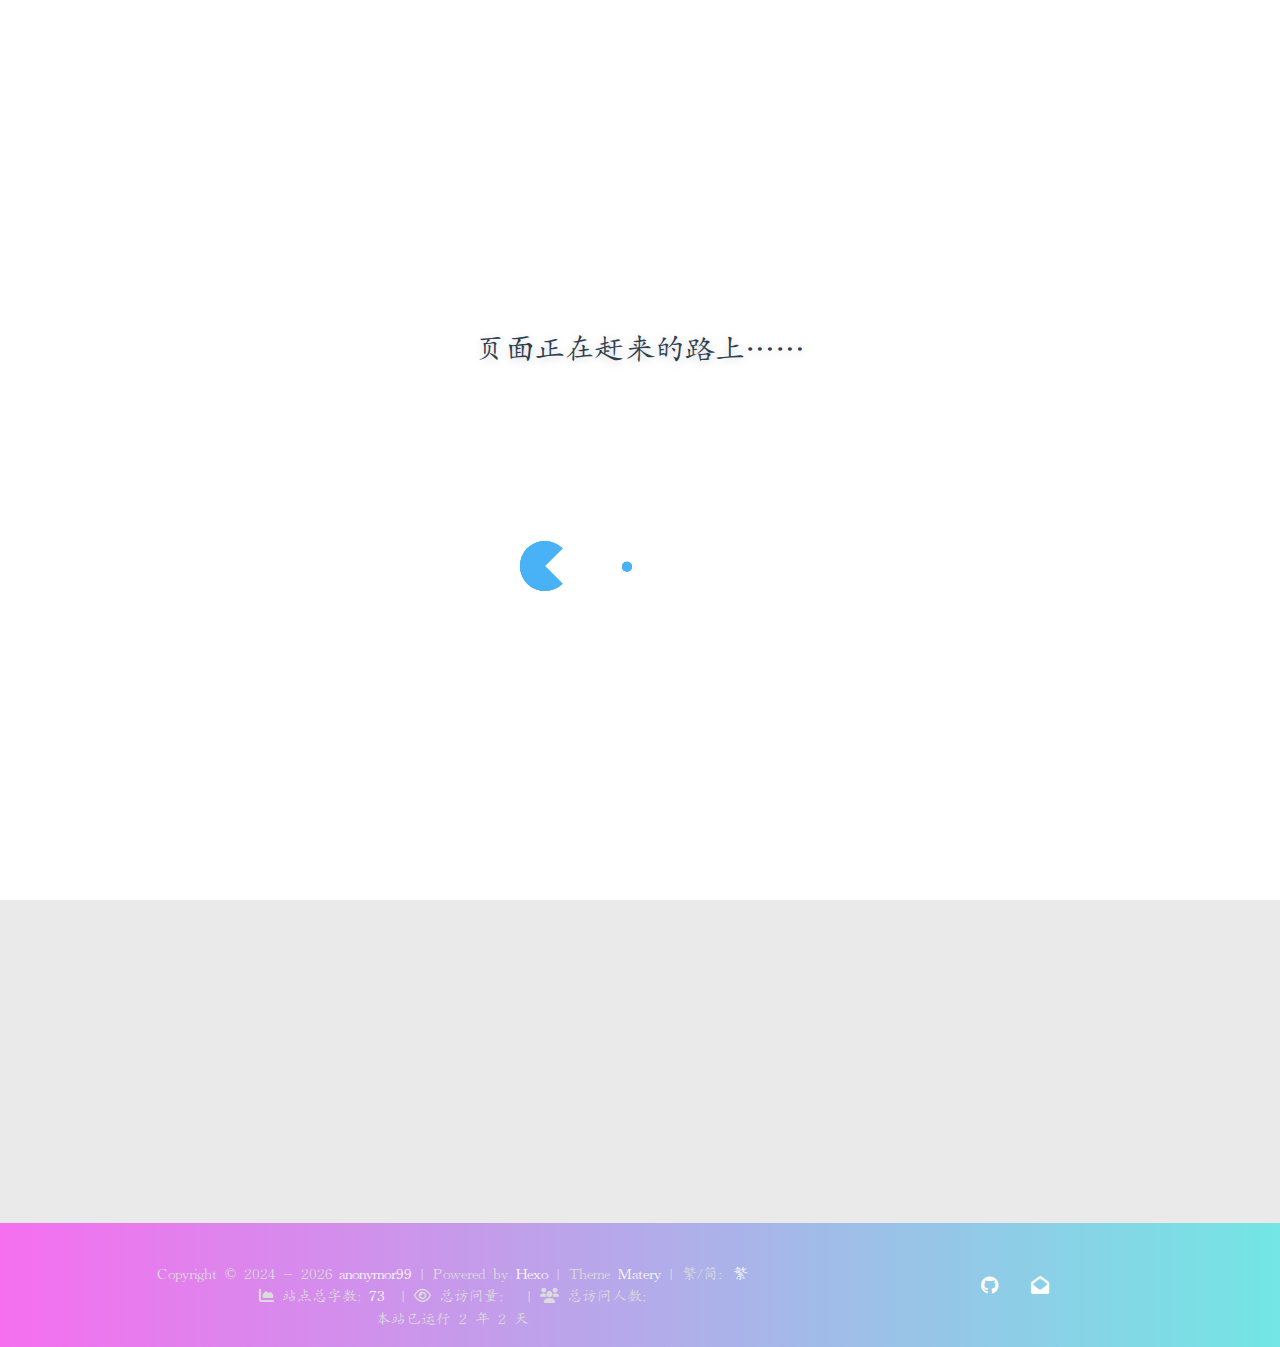
<file: categories/index.html>
<!DOCTYPE HTML>
<html lang="zh-CN">


<head>
    <meta charset="utf-8">
    <meta name="keywords" content="分类, anonymor">
    <meta name="description" content="anonymor">
    <meta http-equiv="X-UA-Compatible" content="IE=edge">
    <meta name="viewport" content="width=device-width, initial-scale=1.0, user-scalable=no">
    <meta name="renderer" content="webkit|ie-stand|ie-comp">
    <meta name="mobile-web-app-capable" content="yes">
    <meta name="format-detection" content="telephone=no">
    <meta name="apple-mobile-web-app-capable" content="yes">
    <meta name="apple-mobile-web-app-status-bar-style" content="black-translucent">
    <meta name="referrer" content="no-referrer-when-downgrade">
    <!-- Global site tag (gtag.js) - Google Analytics -->


    <title>分类 | anonymor</title>
    <link rel="icon" type="image/png" href="/favicon.png">
    


    <!-- bg-cover style     -->



<link rel="stylesheet" type="text/css" href="/libs/awesome/css/all.min.css">
<link rel="stylesheet" type="text/css" href="/libs/materialize/materialize.min.css">
<link rel="stylesheet" type="text/css" href="/libs/aos/aos.css">
<link rel="stylesheet" type="text/css" href="/libs/animate/animate.min.css">
<link rel="stylesheet" type="text/css" href="/libs/lightGallery/css/lightgallery.min.css">
<link rel="stylesheet" type="text/css" href="/css/matery.css">
<link rel="stylesheet" type="text/css" href="/css/my.css">
<link rel="stylesheet" type="text/css" href="/css/dark.css" media="none" onload="if(media!='all')media='all'">




    <link rel="stylesheet" href="/libs/tocbot/tocbot.css">
    <link rel="stylesheet" href="/css/post.css">




    
        <link rel="stylesheet" type="text/css" href="/css/reward.css">
    



    <script src="/libs/jquery/jquery-3.6.0.min.js"></script>

<meta name="generator" content="Hexo 7.3.0">
<style>.github-emoji { position: relative; display: inline-block; width: 1.2em; min-height: 1.2em; overflow: hidden; vertical-align: top; color: transparent; }  .github-emoji > span { position: relative; z-index: 10; }  .github-emoji img, .github-emoji .fancybox { margin: 0 !important; padding: 0 !important; border: none !important; outline: none !important; text-decoration: none !important; user-select: none !important; cursor: auto !important; }  .github-emoji img { height: 1.2em !important; width: 1.2em !important; position: absolute !important; left: 50% !important; top: 50% !important; transform: translate(-50%, -50%) !important; user-select: none !important; cursor: auto !important; } .github-emoji-fallback { color: inherit; } .github-emoji-fallback img { opacity: 0 !important; }</style>
</head>


 
    <style type="text/css" lang="css">
    #loading-container{
        position: fixed;
        top: 0;
        left: 0;
        min-height: 100vh;
        width: 100vw;
        z-index: 9999;
        display: flex;
        flex-direction: column;
        justify-content: center;
        align-items: center;
        background: #FFF;
        text-align: center;
        /* loader页面消失采用渐隐的方式*/
        -webkit-transition: opacity 1s ease;
        -moz-transition: opacity 1s ease;
        -o-transition: opacity 1s ease;
        transition: opacity 1s ease;
    }
    .loading-image{
        width: 120px;
        height: 50px;
        transform: translate(-50%);
    }

    .loading-image div:nth-child(2) {
        -webkit-animation: pacman-balls 1s linear 0s infinite;
        animation: pacman-balls 1s linear 0s infinite
    }

    .loading-image div:nth-child(3) {
        -webkit-animation: pacman-balls 1s linear .33s infinite;
        animation: pacman-balls 1s linear .33s infinite
    }

    .loading-image div:nth-child(4) {
        -webkit-animation: pacman-balls 1s linear .66s infinite;
        animation: pacman-balls 1s linear .66s infinite
    }

    .loading-image div:nth-child(5) {
        -webkit-animation: pacman-balls 1s linear .99s infinite;
        animation: pacman-balls 1s linear .99s infinite
    }

    .loading-image div:first-of-type {
        width: 0;
        height: 0;
        border: 25px solid #49b1f5;
        border-right-color: transparent;
        border-radius: 25px;
        -webkit-animation: rotate_pacman_half_up .5s 0s infinite;
        animation: rotate_pacman_half_up .5s 0s infinite;
    }
    .loading-image div:nth-child(2) {
        width: 0;
        height: 0;
        border: 25px solid #49b1f5;
        border-right-color: transparent;
        border-radius: 25px;
        -webkit-animation: rotate_pacman_half_down .5s 0s infinite;
        animation: rotate_pacman_half_down .5s 0s infinite;
        margin-top: -50px;
    }
    @-webkit-keyframes rotate_pacman_half_up {0% {transform: rotate(270deg)}50% {transform: rotate(1turn)}to {transform: rotate(270deg)}}

    @keyframes rotate_pacman_half_up {0% {transform: rotate(270deg)}50% {transform: rotate(1turn)}to {transform: rotate(270deg)}}

    @-webkit-keyframes rotate_pacman_half_down {0% {transform: rotate(90deg)}50% {transform: rotate(0deg)}to {transform: rotate(90deg)}}

    @keyframes rotate_pacman_half_down {0% {transform: rotate(90deg)}50% {transform: rotate(0deg)}to {transform: rotate(90deg)}}

    @-webkit-keyframes pacman-balls {75% {opacity: .7}to {transform: translate(-100px, -6.25px)}}

    @keyframes pacman-balls {75% {opacity: .7}to {transform: translate(-100px, -6.25px)}}


    .loading-image div:nth-child(3),
    .loading-image div:nth-child(4),
    .loading-image div:nth-child(5),
    .loading-image div:nth-child(6){
        background-color: #49b1f5;
        width: 15px;
        height: 15px;
        border-radius: 100%;
        margin: 2px;
        width: 10px;
        height: 10px;
        position: absolute;
        transform: translateY(-6.25px);
        top: 25px;
        left: 100px;
    }
    .loading-text{
        margin-bottom: 20vh;
        text-align: center;
        color: #2c3e50;
        font-size: 2rem;
        box-sizing: border-box;
        padding: 0 10px;
        text-shadow: 0 2px 10px rgba(0,0,0,0.2);
    }
    @media only screen and (max-width: 500px) {
        .loading-text{
            font-size: 1.5rem;
        }
    }
    .fadeout {
        opacity: 0;
        filter: alpha(opacity=0);
    }
    /* logo出现动画 */
    @-webkit-keyframes fadeInDown{0%{opacity:0;-webkit-transform:translate3d(0,-100%,0);transform:translate3d(0,-100%,0)}100%{opacity:1;-webkit-transform:none;transform:none}}
    @keyframes fadeInDown{0%{opacity:0;-webkit-transform:translate3d(0,-100%,0);}}
</style>
<script>
    (function () {
        const loaded = function(){
            setTimeout(function(){
                const loader = document.getElementById("loading-container");
                loader.className="fadeout" ;//使用渐隐的方法淡出loading page
                // document.getElementById("body-wrap").style.display="flex";
                setTimeout(function(){
                    loader.style.display="none";
                },2500);
            },1000);//强制显示loading page 1s
        };
        loaded();
    })()
</script>

<!--来源: 斯莫笔记-->
<!--文章作者: Small-Rose-->
<!--文章链接: https://notes.zhangxiaocai.cn/posts/7496029d.html-->
<!--本文章著作权归作者所有，任何形式的转载都请注明出处。-->
 
<body>
    
        <div id="loading-container">
            <p class="loading-text">页面正在赶来的路上……</p>
            <div class="loading-image">
                <div></div>
                <div></div>
                <div></div>
                <div></div>
                <div></div>
            </div>
        </div>
    

    <header class="navbar-fixed">
    <nav id="headNav" class="bg-color nav-transparent">
        <div id="navContainer" class="nav-wrapper container">
            <div class="brand-logo">
                <a href="/" class="waves-effect waves-light">
                    
                    <img src="/medias/logo.png" class="logo-img" alt="LOGO">
                    
                    <span class="logo-span">anonymor</span>
                </a>
            </div>
            

<a href="#" data-target="mobile-nav" class="sidenav-trigger button-collapse"><i class="fas fa-bars"></i></a>
<ul class="right nav-menu">
  
  <li class="hide-on-med-and-down nav-item">
    
    <a href="/" class="waves-effect waves-light">
      
      <i class="fas fa-home" style="zoom: 0.6;"></i>
      
      <span>首页</span>
    </a>
    
  </li>
  
  <li class="hide-on-med-and-down nav-item">
    
    <a href="/archives" class="waves-effect waves-light">

      
      <i class="fas fa-archive" style="zoom: 0.6;"></i>
      
      <span>文章</span>
      <i class="fas fa-chevron-down" aria-hidden="true" style="zoom: 0.6;"></i>
    </a>
    <ul class="sub-nav menus_item_child ">
      
      <li>
        <a href="/tags">
          
          <i class="fas fa-tags" style="margin-top: -20px; zoom: 0.6;"></i>
          
          <span>Tags</span>
        </a>
      </li>
      
      <li>
        <a href="/categories">
          
          <i class="fas fa-bookmark" style="margin-top: -20px; zoom: 0.6;"></i>
          
          <span>Categories</span>
        </a>
      </li>
      
    </ul>
    
  </li>
  
  <li class="hide-on-med-and-down nav-item">
    
    <a href="/about" class="waves-effect waves-light">
      
      <i class="fas fa-user-circle" style="zoom: 0.6;"></i>
      
      <span>关于作者</span>
    </a>
    
  </li>
  
  <li class="hide-on-med-and-down nav-item">
    
    <a href="/friends" class="waves-effect waves-light">
      
      <i class="fas fa-address-book" style="zoom: 0.6;"></i>
      
      <span>友情链接</span>
    </a>
    
  </li>
  
  <li>
    <a href="#searchModal" class="modal-trigger waves-effect waves-light">
      <i id="searchIcon" class="fas fa-search" title="搜索" style="zoom: 0.85;"></i>
    </a>
  </li>
  <li>
    <a href="javascript:;" class="waves-effect waves-light" onclick="switchNightMode()" title="深色/浅色模式" >
      <i id="sum-moon-icon" class="fas fa-sun" style="zoom: 0.85;"></i>
    </a>
  </li>
</ul>


<div id="mobile-nav" class="side-nav sidenav">

    <div class="mobile-head bg-color">
        
        <img src="/medias/logo.png" class="logo-img circle responsive-img">
        
        <div class="logo-name">anonymor</div>
        <div class="logo-desc">
            
            Never really desperate, only the lost of the soul.
            
        </div>
    </div>

    <ul class="menu-list mobile-menu-list">
        
        <li class="m-nav-item">
	  
		<a href="/" class="waves-effect waves-light">
			
			    <i class="fa-fw fas fa-home"></i>
			
			首页
		</a>
          
        </li>
        
        <li class="m-nav-item">
	  
		<a href="javascript:;">
			
				<i class="fa-fw fas fa-archive"></i>
			
			文章
			<span class="m-icon"><i class="fas fa-chevron-right"></i></span>
		</a>
            <ul  style="background:  ;" >
              
                <li>

                  <a href="/tags " style="margin-left:75px">
				  
				   <i class="fa fas fa-tags" style="position: absolute;left:50px" ></i>
			      
		          <span>Tags</span>
                  </a>
                </li>
              
                <li>

                  <a href="/categories " style="margin-left:75px">
				  
				   <i class="fa fas fa-bookmark" style="position: absolute;left:50px" ></i>
			      
		          <span>Categories</span>
                  </a>
                </li>
              
            </ul>
          
        </li>
        
        <li class="m-nav-item">
	  
		<a href="/about" class="waves-effect waves-light">
			
			    <i class="fa-fw fas fa-user-circle"></i>
			
			关于作者
		</a>
          
        </li>
        
        <li class="m-nav-item">
	  
		<a href="/friends" class="waves-effect waves-light">
			
			    <i class="fa-fw fas fa-address-book"></i>
			
			友情链接
		</a>
          
        </li>
        
        
        <li><div class="divider"></div></li>
        <li>
            <a href="https://github.com/blinkfox/hexo-theme-matery" class="waves-effect waves-light" target="_blank">
                <i class="fab fa-github-square fa-fw"></i>Fork Me
            </a>
        </li>
        
    </ul>
</div>


        </div>

        
            <style>
    .nav-transparent .github-corner {
        display: none !important;
    }

    .github-corner {
        position: absolute;
        z-index: 10;
        top: 0;
        right: 0;
        border: 0;
        transform: scale(1.1);
    }

    .github-corner svg {
        color: #0f9d58;
        fill: #fff;
        height: 64px;
        width: 64px;
    }

    .github-corner:hover .octo-arm {
        animation: a 0.56s ease-in-out;
    }

    .github-corner .octo-arm {
        animation: none;
    }

    @keyframes a {
        0%,
        to {
            transform: rotate(0);
        }
        20%,
        60% {
            transform: rotate(-25deg);
        }
        40%,
        80% {
            transform: rotate(10deg);
        }
    }
</style>

<a href="https://github.com/blinkfox/hexo-theme-matery" class="github-corner tooltipped hide-on-med-and-down" target="_blank"
   data-tooltip="Fork Me" data-position="left" data-delay="50">
    <svg viewBox="0 0 250 250" aria-hidden="true">
        <path d="M0,0 L115,115 L130,115 L142,142 L250,250 L250,0 Z"></path>
        <path d="M128.3,109.0 C113.8,99.7 119.0,89.6 119.0,89.6 C122.0,82.7 120.5,78.6 120.5,78.6 C119.2,72.0 123.4,76.3 123.4,76.3 C127.3,80.9 125.5,87.3 125.5,87.3 C122.9,97.6 130.6,101.9 134.4,103.2"
              fill="currentColor" style="transform-origin: 130px 106px;" class="octo-arm"></path>
        <path d="M115.0,115.0 C114.9,115.1 118.7,116.5 119.8,115.4 L133.7,101.6 C136.9,99.2 139.9,98.4 142.2,98.6 C133.8,88.0 127.5,74.4 143.8,58.0 C148.5,53.4 154.0,51.2 159.7,51.0 C160.3,49.4 163.2,43.6 171.4,40.1 C171.4,40.1 176.1,42.5 178.8,56.2 C183.1,58.6 187.2,61.8 190.9,65.4 C194.5,69.0 197.7,73.2 200.1,77.6 C213.8,80.2 216.3,84.9 216.3,84.9 C212.7,93.1 206.9,96.0 205.4,96.6 C205.1,102.4 203.0,107.8 198.3,112.5 C181.9,128.9 168.3,122.5 157.7,114.1 C157.9,116.9 156.7,120.9 152.7,124.9 L141.0,136.5 C139.8,137.7 141.6,141.9 141.8,141.8 Z"
              fill="currentColor" class="octo-body"></path>
    </svg>
</a>
        
    </nav>

</header>

    <div class="bg-cover pd-header about-cover">
    <div class="container">
    <div class="row">
    <div class="col s10 offset-s1 m8 offset-m2 l8 offset-l2">
        <div class="brand">
            <div class="title center-align">
                
                I&#39;m waiting | 爱慕未停
                
            </div>

            <div class="description center-align">
                
                <span id="subtitle"></span>
                <script src="/libs/typed/typed.js"></script>
                <script>
                    var typed = new Typed("#subtitle", {
                        strings: [ 
                            
                                "从来没有真正的绝境, 只有心灵的迷途",
                            
                                "Never really desperate, only the lost of the soul",
                            
                        ],
                        startDelay: 300,
                        typeSpeed: 100,
                        loop: true,
                        backSpeed: 50,
                        showCursor: true
                    });
                </script>
                
            </div>
        </div>
    </div>
</div>


<script>
    // 每天切换 banner 图.  Switch banner image every day.
    var bannerUrl = "/medias/banner/" + new Date().getDay() + '.jpg';
    $('.bg-cover').css('background-image', 'url(' + bannerUrl + ')');
</script>
<script>
    
      var bannerUrl = "/medias/featureimages/" + Math.floor(Math.random() * 24) + '.jpg';
    
    $('.bg-cover.about-cover').css('background-image', 'url(' + bannerUrl + ')');

</script>


    </div>
</div>

<main class="content">

    

<div id="category-cloud" class="container chip-container">
    <div class="card">
        <div class="card-content">
            <div class="tag-title center-align">
                <i class="fas fa-bookmark"></i>&nbsp;&nbsp;文章分类
            </div>
            <div class="tag-chips">
                
                你目前还没有对文章进行分类.
                
            </div>
        </div>
    </div>
</div>


    

</main>


    <footer class="page-footer bg-color">
    
        <link rel="stylesheet" href="/libs/aplayer/APlayer.min.css">
<style>
    .aplayer .aplayer-lrc p {
        
        display: none;
        
        font-size: 12px;
        font-weight: 700;
        line-height: 16px !important;
    }

    .aplayer .aplayer-lrc p.aplayer-lrc-current {
        
        display: none;
        
        font-size: 15px;
        color: #98F5FF;
    }

    
    .aplayer.aplayer-fixed.aplayer-narrow .aplayer-body {
        left: -66px !important;
    }

    .aplayer.aplayer-fixed.aplayer-narrow .aplayer-body:hover {
        left: 0px !important;
    }

    
</style>
<div class="">
    
    <div class="row">
        <meting-js class="col l8 offset-l2 m10 offset-m1 s12"
                   server="tencent"
                   type="playlist"
                   id="9023755987"
                   fixed='true'
                   autoplay='true'
                   theme='#98F5FF'
                   loop='all'
                   order='random'
                   preload='auto'
                   volume='0.7'
                   list-folded='true'
        >
        </meting-js>
    </div>
</div>

<script src="/libs/aplayer/APlayer.min.js"></script>
<script src="/libs/aplayer/Meting.min.js"></script>

    

    <div class="container row center-align"
         style="margin-bottom: 15px !important;">
        <div class="col s12 m8 l8 copy-right">
            Copyright&nbsp;&copy;
            
                <span id="year">2024</span>
            
            <a href="/about" target="_blank">anonymor99</a>
            |&nbsp;Powered by&nbsp;<a href="https://hexo.io/" target="_blank">Hexo</a>
            |&nbsp;Theme&nbsp;<a href="https://github.com/blinkfox/hexo-theme-matery" target="_blank">Matery</a>
            
                <span id="translate">|&nbsp;繁/简：</span><a id="translateLink" href="javascript:translatePage();">繁</a>
            
            <br>
            
                &nbsp;<i class="fas fa-chart-area"></i>&nbsp;站点总字数:&nbsp;<span
                        class="white-color">73</span>
            
            
            
                
            
            
                <span id="busuanzi_container_site_pv">
                &nbsp;|&nbsp;<i class="far fa-eye"></i>&nbsp;总访问量:&nbsp;
                    <span id="busuanzi_value_site_pv" class="white-color"></span>
            </span>
            
            
                <span id="busuanzi_container_site_uv">
                &nbsp;|&nbsp;<i class="fas fa-users"></i>&nbsp;总访问人数:&nbsp;
                    <span id="busuanzi_value_site_uv" class="white-color"></span>
            </span>
            
            <br>

            <!-- 运行天数提醒. -->
            
                <span id="sitetime"> Loading ...</span>
                <script>
                    var calcSiteTime = function () {
                        var seconds = 1000;
                        var minutes = seconds * 60;
                        var hours = minutes * 60;
                        var days = hours * 24;
                        var years = days * 365;
                        var today = new Date();
                        var startYear = "2024";
                        var startMonth = "7";
                        var startDate = "24";
                        var startHour = "0";
                        var startMinute = "0";
                        var startSecond = "0";
                        var todayYear = today.getFullYear();
                        var todayMonth = today.getMonth() + 1;
                        var todayDate = today.getDate();
                        var todayHour = today.getHours();
                        var todayMinute = today.getMinutes();
                        var todaySecond = today.getSeconds();
                        var t1 = Date.UTC(startYear, startMonth, startDate, startHour, startMinute, startSecond);
                        var t2 = Date.UTC(todayYear, todayMonth, todayDate, todayHour, todayMinute, todaySecond);
                        var diff = t2 - t1;
                        var diffYears = Math.floor(diff / years);
                        var diffDays = Math.floor((diff / days) - diffYears * 365);

                        // 区分是否有年份.
                        var language = 'zh-CN';
                        if (startYear === String(todayYear)) {
                            document.getElementById("year").innerHTML = todayYear;
                            var daysTip = 'This site has been running for ' + diffDays + ' days';
                            if (language === 'zh-CN') {
                                daysTip = '本站已运行 ' + diffDays + ' 天';
                            } else if (language === 'zh-HK') {
                                daysTip = '本站已運行 ' + diffDays + ' 天';
                            }
                            document.getElementById("sitetime").innerHTML = daysTip;
                        } else {
                            document.getElementById("year").innerHTML = startYear + " - " + todayYear;
                            var yearsAndDaysTip = 'This site has been running for ' + diffYears + ' years and '
                                + diffDays + ' days';
                            if (language === 'zh-CN') {
                                yearsAndDaysTip = '本站已运行 ' + diffYears + ' 年 ' + diffDays + ' 天';
                            } else if (language === 'zh-HK') {
                                yearsAndDaysTip = '本站已運行 ' + diffYears + ' 年 ' + diffDays + ' 天';
                            }
                            document.getElementById("sitetime").innerHTML = yearsAndDaysTip;
                        }
                    }

                    calcSiteTime();
                </script>
            
            <br>
            
        </div>
        <div class="col s12 m4 l4 social-link social-statis">
    <a href="https://github.com/anonymor99" class="tooltipped" target="_blank" data-tooltip="访问我的GitHub" data-position="top" data-delay="50">
        <i class="fab fa-github"></i>
    </a>



    <a href="mailto:anonymor@foxmail.com" class="tooltipped" target="_blank" data-tooltip="邮件联系我" data-position="top" data-delay="50">
        <i class="fas fa-envelope-open"></i>
    </a>













</div>
    </div>
</footer>

<div class="progress-bar"></div>


    <!-- 搜索遮罩框 -->
<div id="searchModal" class="modal">
    <div class="modal-content">
        <div class="search-header">
            <span class="title"><i class="fas fa-search"></i>&nbsp;&nbsp;搜索</span>
            <input type="search" id="searchInput" name="s" placeholder="请输入搜索的关键字"
                   class="search-input">
        </div>
        <div id="searchResult"></div>
    </div>
</div>

<script type="text/javascript">
$(function () {
    var searchFunc = function (path, search_id, content_id) {
        'use strict';
        $.ajax({
            url: path,
            dataType: "xml",
            success: function (xmlResponse) {
                // get the contents from search data
                var datas = $("entry", xmlResponse).map(function () {
                    return {
                        title: $("title", this).text(),
                        content: $("content", this).text(),
                        url: $("url", this).text()
                    };
                }).get();
                var $input = document.getElementById(search_id);
                var $resultContent = document.getElementById(content_id);
                $input.addEventListener('input', function () {
                    var str = '<ul class=\"search-result-list\">';
                    var keywords = this.value.trim().toLowerCase().split(/[\s\-]+/);
                    $resultContent.innerHTML = "";
                    if (this.value.trim().length <= 0) {
                        return;
                    }
                    // perform local searching
                    datas.forEach(function (data) {
                        var isMatch = true;
                        var data_title = data.title.trim().toLowerCase();
                        var data_content = data.content.trim().replace(/<[^>]+>/g, "").toLowerCase();
                        var data_url = data.url;
                        data_url = data_url.indexOf('/') === 0 ? data.url : '/' + data_url;
                        var index_title = -1;
                        var index_content = -1;
                        var first_occur = -1;
                        // only match artiles with not empty titles and contents
                        if (data_title !== '' && data_content !== '') {
                            keywords.forEach(function (keyword, i) {
                                index_title = data_title.indexOf(keyword);
                                index_content = data_content.indexOf(keyword);
                                if (index_title < 0 && index_content < 0) {
                                    isMatch = false;
                                } else {
                                    if (index_content < 0) {
                                        index_content = 0;
                                    }
                                    if (i === 0) {
                                        first_occur = index_content;
                                    }
                                }
                            });
                        }
                        // show search results
                        if (isMatch) {
                            str += "<li><a href='" + data_url + "' class='search-result-title'>" + data_title + "</a>";
                            var content = data.content.trim().replace(/<[^>]+>/g, "");
                            if (first_occur >= 0) {
                                // cut out 100 characters
                                var start = first_occur - 20;
                                var end = first_occur + 80;
                                if (start < 0) {
                                    start = 0;
                                }
                                if (start === 0) {
                                    end = 100;
                                }
                                if (end > content.length) {
                                    end = content.length;
                                }
                                var match_content = content.substr(start, end);
                                // highlight all keywords
                                keywords.forEach(function (keyword) {
                                    var regS = new RegExp(keyword, "gi");
                                    match_content = match_content.replace(regS, "<em class=\"search-keyword\">" + keyword + "</em>");
                                });

                                str += "<p class=\"search-result\">" + match_content + "...</p>"
                            }
                            str += "</li>";
                        }
                    });
                    str += "</ul>";
                    $resultContent.innerHTML = str;
                });
            }
        });
    };

    searchFunc('/search.xml', 'searchInput', 'searchResult');
});
</script>

    <!-- 白天和黑夜主题 -->
<div class="stars-con">
    <div id="stars"></div>
    <div id="stars2"></div>
    <div id="stars3"></div>  
</div>

<script>
    function switchNightMode() {
        $('<div class="Cuteen_DarkSky"><div class="Cuteen_DarkPlanet"></div></div>').appendTo($('body')),
        setTimeout(function () {
            $('body').hasClass('DarkMode') 
            ? ($('body').removeClass('DarkMode'), localStorage.setItem('isDark', '0'), $('#sum-moon-icon').removeClass("fa-sun").addClass('fa-moon')) 
            : ($('body').addClass('DarkMode'), localStorage.setItem('isDark', '1'), $('#sum-moon-icon').addClass("fa-sun").removeClass('fa-moon')),
            
            setTimeout(function () {
            $('.Cuteen_DarkSky').fadeOut(1e3, function () {
                $(this).remove()
            })
            }, 2e3)
        })
    }
</script>

    <!-- 回到顶部按钮 -->
<div id="backTop" class="top-scroll">
    <a class="btn-floating btn-large waves-effect waves-light" href="#!">
        <i class="fas fa-arrow-up"></i>
    </a>
</div>


    <script src="/libs/materialize/materialize.min.js"></script>
    <script src="/libs/masonry/masonry.pkgd.min.js"></script>
    <script src="/libs/aos/aos.js"></script>
    <script src="/libs/scrollprogress/scrollProgress.min.js"></script>
    <script src="/libs/lightGallery/js/lightgallery-all.min.js"></script>
    <script src="/js/matery.js"></script>

    

    
        <script type="text/javascript" src="/js/tw_cn.js"></script>
        <script type="text/javascript">
          var defaultEncoding = 2; //网站编写字体是否繁体，1-繁体，2-简体
          var translateDelay = 0; //延迟时间,若不在前, 要设定延迟翻译时间, 如100表示100ms,默认为0
          var cookieDomain = "https://anonymor99.github.io"; //Cookie地址, 一定要设定, 通常为你的网址
          var msgToTraditionalChinese = "繁"; //此处可以更改为你想要显示的文字
          var msgToSimplifiedChinese = "简"; //同上，但两处均不建议更改
          var translateButtonId = "translateLink"; //默认互换id
          translateInitilization();
        </script>
    
    
    
        
        <script type="text/javascript">
            // 只在桌面版网页启用特效
            var windowWidth = $(window).width();
            if (windowWidth > 768) {
                document.write('<script type="text/javascript" src="/libs/others/sakura.js"><\/script>');
            }
        </script>
    

    <!-- 雪花特效 -->
    

    <!-- 鼠标星星特效 -->
    

     
        <script src="https://ssl.captcha.qq.com/TCaptcha.js"></script>
        <script src="/libs/others/TencentCaptcha.js"></script>
        <button id="TencentCaptcha" data-appid="xxxxxxxxxx" data-cbfn="callback" type="button" hidden></button>
    

    <!-- Baidu Analytics -->

    <!-- Baidu Push -->

<script>
    (function () {
        var bp = document.createElement('script');
        var curProtocol = window.location.protocol.split(':')[0];
        if (curProtocol === 'https') {
            bp.src = 'https://zz.bdstatic.com/linksubmit/push.js';
        } else {
            bp.src = 'http://push.zhanzhang.baidu.com/push.js';
        }
        var s = document.getElementsByTagName("script")[0];
        s.parentNode.insertBefore(bp, s);
    })();
</script>

    
    <script src="/libs/others/clicklove.js" async="async"></script>
    
    
    <script async src="/libs/others/busuanzi.pure.mini.js"></script>
    

    

    

    <!--腾讯兔小巢-->
    
    

    

    

    
    <script src="/libs/instantpage/instantpage.js" type="module"></script>
    

</body>

</html>
</file>
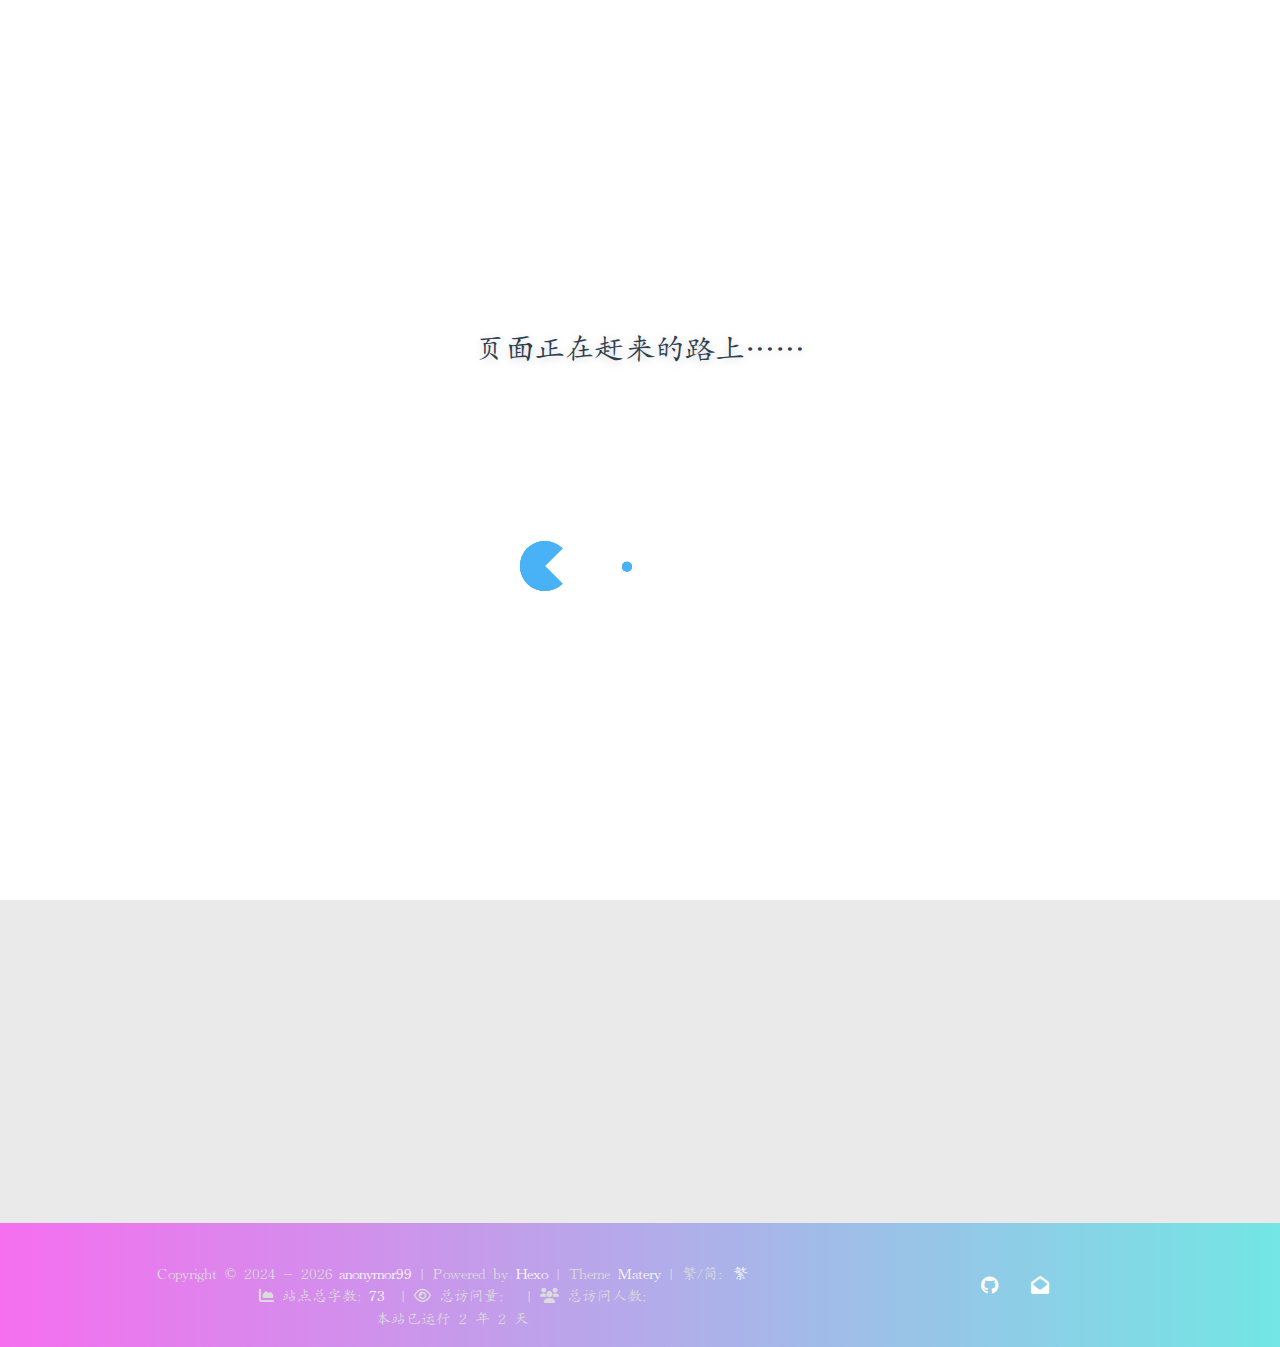
<file: tags/index.html>
<!DOCTYPE HTML>
<html lang="zh-CN">


<head>
    <meta charset="utf-8">
    <meta name="keywords" content="标签, anonymor">
    <meta name="description" content="anonymor">
    <meta http-equiv="X-UA-Compatible" content="IE=edge">
    <meta name="viewport" content="width=device-width, initial-scale=1.0, user-scalable=no">
    <meta name="renderer" content="webkit|ie-stand|ie-comp">
    <meta name="mobile-web-app-capable" content="yes">
    <meta name="format-detection" content="telephone=no">
    <meta name="apple-mobile-web-app-capable" content="yes">
    <meta name="apple-mobile-web-app-status-bar-style" content="black-translucent">
    <meta name="referrer" content="no-referrer-when-downgrade">
    <!-- Global site tag (gtag.js) - Google Analytics -->


    <title>标签 | anonymor</title>
    <link rel="icon" type="image/png" href="/favicon.png">
    


    <!-- bg-cover style     -->



<link rel="stylesheet" type="text/css" href="/libs/awesome/css/all.min.css">
<link rel="stylesheet" type="text/css" href="/libs/materialize/materialize.min.css">
<link rel="stylesheet" type="text/css" href="/libs/aos/aos.css">
<link rel="stylesheet" type="text/css" href="/libs/animate/animate.min.css">
<link rel="stylesheet" type="text/css" href="/libs/lightGallery/css/lightgallery.min.css">
<link rel="stylesheet" type="text/css" href="/css/matery.css">
<link rel="stylesheet" type="text/css" href="/css/my.css">
<link rel="stylesheet" type="text/css" href="/css/dark.css" media="none" onload="if(media!='all')media='all'">




    <link rel="stylesheet" href="/libs/tocbot/tocbot.css">
    <link rel="stylesheet" href="/css/post.css">




    
        <link rel="stylesheet" type="text/css" href="/css/reward.css">
    



    <script src="/libs/jquery/jquery-3.6.0.min.js"></script>

<meta name="generator" content="Hexo 7.3.0">
<style>.github-emoji { position: relative; display: inline-block; width: 1.2em; min-height: 1.2em; overflow: hidden; vertical-align: top; color: transparent; }  .github-emoji > span { position: relative; z-index: 10; }  .github-emoji img, .github-emoji .fancybox { margin: 0 !important; padding: 0 !important; border: none !important; outline: none !important; text-decoration: none !important; user-select: none !important; cursor: auto !important; }  .github-emoji img { height: 1.2em !important; width: 1.2em !important; position: absolute !important; left: 50% !important; top: 50% !important; transform: translate(-50%, -50%) !important; user-select: none !important; cursor: auto !important; } .github-emoji-fallback { color: inherit; } .github-emoji-fallback img { opacity: 0 !important; }</style>
</head>


 
    <style type="text/css" lang="css">
    #loading-container{
        position: fixed;
        top: 0;
        left: 0;
        min-height: 100vh;
        width: 100vw;
        z-index: 9999;
        display: flex;
        flex-direction: column;
        justify-content: center;
        align-items: center;
        background: #FFF;
        text-align: center;
        /* loader页面消失采用渐隐的方式*/
        -webkit-transition: opacity 1s ease;
        -moz-transition: opacity 1s ease;
        -o-transition: opacity 1s ease;
        transition: opacity 1s ease;
    }
    .loading-image{
        width: 120px;
        height: 50px;
        transform: translate(-50%);
    }

    .loading-image div:nth-child(2) {
        -webkit-animation: pacman-balls 1s linear 0s infinite;
        animation: pacman-balls 1s linear 0s infinite
    }

    .loading-image div:nth-child(3) {
        -webkit-animation: pacman-balls 1s linear .33s infinite;
        animation: pacman-balls 1s linear .33s infinite
    }

    .loading-image div:nth-child(4) {
        -webkit-animation: pacman-balls 1s linear .66s infinite;
        animation: pacman-balls 1s linear .66s infinite
    }

    .loading-image div:nth-child(5) {
        -webkit-animation: pacman-balls 1s linear .99s infinite;
        animation: pacman-balls 1s linear .99s infinite
    }

    .loading-image div:first-of-type {
        width: 0;
        height: 0;
        border: 25px solid #49b1f5;
        border-right-color: transparent;
        border-radius: 25px;
        -webkit-animation: rotate_pacman_half_up .5s 0s infinite;
        animation: rotate_pacman_half_up .5s 0s infinite;
    }
    .loading-image div:nth-child(2) {
        width: 0;
        height: 0;
        border: 25px solid #49b1f5;
        border-right-color: transparent;
        border-radius: 25px;
        -webkit-animation: rotate_pacman_half_down .5s 0s infinite;
        animation: rotate_pacman_half_down .5s 0s infinite;
        margin-top: -50px;
    }
    @-webkit-keyframes rotate_pacman_half_up {0% {transform: rotate(270deg)}50% {transform: rotate(1turn)}to {transform: rotate(270deg)}}

    @keyframes rotate_pacman_half_up {0% {transform: rotate(270deg)}50% {transform: rotate(1turn)}to {transform: rotate(270deg)}}

    @-webkit-keyframes rotate_pacman_half_down {0% {transform: rotate(90deg)}50% {transform: rotate(0deg)}to {transform: rotate(90deg)}}

    @keyframes rotate_pacman_half_down {0% {transform: rotate(90deg)}50% {transform: rotate(0deg)}to {transform: rotate(90deg)}}

    @-webkit-keyframes pacman-balls {75% {opacity: .7}to {transform: translate(-100px, -6.25px)}}

    @keyframes pacman-balls {75% {opacity: .7}to {transform: translate(-100px, -6.25px)}}


    .loading-image div:nth-child(3),
    .loading-image div:nth-child(4),
    .loading-image div:nth-child(5),
    .loading-image div:nth-child(6){
        background-color: #49b1f5;
        width: 15px;
        height: 15px;
        border-radius: 100%;
        margin: 2px;
        width: 10px;
        height: 10px;
        position: absolute;
        transform: translateY(-6.25px);
        top: 25px;
        left: 100px;
    }
    .loading-text{
        margin-bottom: 20vh;
        text-align: center;
        color: #2c3e50;
        font-size: 2rem;
        box-sizing: border-box;
        padding: 0 10px;
        text-shadow: 0 2px 10px rgba(0,0,0,0.2);
    }
    @media only screen and (max-width: 500px) {
        .loading-text{
            font-size: 1.5rem;
        }
    }
    .fadeout {
        opacity: 0;
        filter: alpha(opacity=0);
    }
    /* logo出现动画 */
    @-webkit-keyframes fadeInDown{0%{opacity:0;-webkit-transform:translate3d(0,-100%,0);transform:translate3d(0,-100%,0)}100%{opacity:1;-webkit-transform:none;transform:none}}
    @keyframes fadeInDown{0%{opacity:0;-webkit-transform:translate3d(0,-100%,0);}}
</style>
<script>
    (function () {
        const loaded = function(){
            setTimeout(function(){
                const loader = document.getElementById("loading-container");
                loader.className="fadeout" ;//使用渐隐的方法淡出loading page
                // document.getElementById("body-wrap").style.display="flex";
                setTimeout(function(){
                    loader.style.display="none";
                },2500);
            },1000);//强制显示loading page 1s
        };
        loaded();
    })()
</script>

<!--来源: 斯莫笔记-->
<!--文章作者: Small-Rose-->
<!--文章链接: https://notes.zhangxiaocai.cn/posts/7496029d.html-->
<!--本文章著作权归作者所有，任何形式的转载都请注明出处。-->
 
<body>
    
        <div id="loading-container">
            <p class="loading-text">页面正在赶来的路上……</p>
            <div class="loading-image">
                <div></div>
                <div></div>
                <div></div>
                <div></div>
                <div></div>
            </div>
        </div>
    

    <header class="navbar-fixed">
    <nav id="headNav" class="bg-color nav-transparent">
        <div id="navContainer" class="nav-wrapper container">
            <div class="brand-logo">
                <a href="/" class="waves-effect waves-light">
                    
                    <img src="/medias/logo.png" class="logo-img" alt="LOGO">
                    
                    <span class="logo-span">anonymor</span>
                </a>
            </div>
            

<a href="#" data-target="mobile-nav" class="sidenav-trigger button-collapse"><i class="fas fa-bars"></i></a>
<ul class="right nav-menu">
  
  <li class="hide-on-med-and-down nav-item">
    
    <a href="/" class="waves-effect waves-light">
      
      <i class="fas fa-home" style="zoom: 0.6;"></i>
      
      <span>首页</span>
    </a>
    
  </li>
  
  <li class="hide-on-med-and-down nav-item">
    
    <a href="/archives" class="waves-effect waves-light">

      
      <i class="fas fa-archive" style="zoom: 0.6;"></i>
      
      <span>文章</span>
      <i class="fas fa-chevron-down" aria-hidden="true" style="zoom: 0.6;"></i>
    </a>
    <ul class="sub-nav menus_item_child ">
      
      <li>
        <a href="/tags">
          
          <i class="fas fa-tags" style="margin-top: -20px; zoom: 0.6;"></i>
          
          <span>Tags</span>
        </a>
      </li>
      
      <li>
        <a href="/categories">
          
          <i class="fas fa-bookmark" style="margin-top: -20px; zoom: 0.6;"></i>
          
          <span>Categories</span>
        </a>
      </li>
      
    </ul>
    
  </li>
  
  <li class="hide-on-med-and-down nav-item">
    
    <a href="/about" class="waves-effect waves-light">
      
      <i class="fas fa-user-circle" style="zoom: 0.6;"></i>
      
      <span>关于作者</span>
    </a>
    
  </li>
  
  <li class="hide-on-med-and-down nav-item">
    
    <a href="/friends" class="waves-effect waves-light">
      
      <i class="fas fa-address-book" style="zoom: 0.6;"></i>
      
      <span>友情链接</span>
    </a>
    
  </li>
  
  <li>
    <a href="#searchModal" class="modal-trigger waves-effect waves-light">
      <i id="searchIcon" class="fas fa-search" title="搜索" style="zoom: 0.85;"></i>
    </a>
  </li>
  <li>
    <a href="javascript:;" class="waves-effect waves-light" onclick="switchNightMode()" title="深色/浅色模式" >
      <i id="sum-moon-icon" class="fas fa-sun" style="zoom: 0.85;"></i>
    </a>
  </li>
</ul>


<div id="mobile-nav" class="side-nav sidenav">

    <div class="mobile-head bg-color">
        
        <img src="/medias/logo.png" class="logo-img circle responsive-img">
        
        <div class="logo-name">anonymor</div>
        <div class="logo-desc">
            
            Never really desperate, only the lost of the soul.
            
        </div>
    </div>

    <ul class="menu-list mobile-menu-list">
        
        <li class="m-nav-item">
	  
		<a href="/" class="waves-effect waves-light">
			
			    <i class="fa-fw fas fa-home"></i>
			
			首页
		</a>
          
        </li>
        
        <li class="m-nav-item">
	  
		<a href="javascript:;">
			
				<i class="fa-fw fas fa-archive"></i>
			
			文章
			<span class="m-icon"><i class="fas fa-chevron-right"></i></span>
		</a>
            <ul  style="background:  ;" >
              
                <li>

                  <a href="/tags " style="margin-left:75px">
				  
				   <i class="fa fas fa-tags" style="position: absolute;left:50px" ></i>
			      
		          <span>Tags</span>
                  </a>
                </li>
              
                <li>

                  <a href="/categories " style="margin-left:75px">
				  
				   <i class="fa fas fa-bookmark" style="position: absolute;left:50px" ></i>
			      
		          <span>Categories</span>
                  </a>
                </li>
              
            </ul>
          
        </li>
        
        <li class="m-nav-item">
	  
		<a href="/about" class="waves-effect waves-light">
			
			    <i class="fa-fw fas fa-user-circle"></i>
			
			关于作者
		</a>
          
        </li>
        
        <li class="m-nav-item">
	  
		<a href="/friends" class="waves-effect waves-light">
			
			    <i class="fa-fw fas fa-address-book"></i>
			
			友情链接
		</a>
          
        </li>
        
        
        <li><div class="divider"></div></li>
        <li>
            <a href="https://github.com/blinkfox/hexo-theme-matery" class="waves-effect waves-light" target="_blank">
                <i class="fab fa-github-square fa-fw"></i>Fork Me
            </a>
        </li>
        
    </ul>
</div>


        </div>

        
            <style>
    .nav-transparent .github-corner {
        display: none !important;
    }

    .github-corner {
        position: absolute;
        z-index: 10;
        top: 0;
        right: 0;
        border: 0;
        transform: scale(1.1);
    }

    .github-corner svg {
        color: #0f9d58;
        fill: #fff;
        height: 64px;
        width: 64px;
    }

    .github-corner:hover .octo-arm {
        animation: a 0.56s ease-in-out;
    }

    .github-corner .octo-arm {
        animation: none;
    }

    @keyframes a {
        0%,
        to {
            transform: rotate(0);
        }
        20%,
        60% {
            transform: rotate(-25deg);
        }
        40%,
        80% {
            transform: rotate(10deg);
        }
    }
</style>

<a href="https://github.com/blinkfox/hexo-theme-matery" class="github-corner tooltipped hide-on-med-and-down" target="_blank"
   data-tooltip="Fork Me" data-position="left" data-delay="50">
    <svg viewBox="0 0 250 250" aria-hidden="true">
        <path d="M0,0 L115,115 L130,115 L142,142 L250,250 L250,0 Z"></path>
        <path d="M128.3,109.0 C113.8,99.7 119.0,89.6 119.0,89.6 C122.0,82.7 120.5,78.6 120.5,78.6 C119.2,72.0 123.4,76.3 123.4,76.3 C127.3,80.9 125.5,87.3 125.5,87.3 C122.9,97.6 130.6,101.9 134.4,103.2"
              fill="currentColor" style="transform-origin: 130px 106px;" class="octo-arm"></path>
        <path d="M115.0,115.0 C114.9,115.1 118.7,116.5 119.8,115.4 L133.7,101.6 C136.9,99.2 139.9,98.4 142.2,98.6 C133.8,88.0 127.5,74.4 143.8,58.0 C148.5,53.4 154.0,51.2 159.7,51.0 C160.3,49.4 163.2,43.6 171.4,40.1 C171.4,40.1 176.1,42.5 178.8,56.2 C183.1,58.6 187.2,61.8 190.9,65.4 C194.5,69.0 197.7,73.2 200.1,77.6 C213.8,80.2 216.3,84.9 216.3,84.9 C212.7,93.1 206.9,96.0 205.4,96.6 C205.1,102.4 203.0,107.8 198.3,112.5 C181.9,128.9 168.3,122.5 157.7,114.1 C157.9,116.9 156.7,120.9 152.7,124.9 L141.0,136.5 C139.8,137.7 141.6,141.9 141.8,141.8 Z"
              fill="currentColor" class="octo-body"></path>
    </svg>
</a>
        
    </nav>

</header>

    <div class="bg-cover pd-header about-cover">
    <div class="container">
    <div class="row">
    <div class="col s10 offset-s1 m8 offset-m2 l8 offset-l2">
        <div class="brand">
            <div class="title center-align">
                
                I&#39;m waiting | 爱慕未停
                
            </div>

            <div class="description center-align">
                
                <span id="subtitle"></span>
                <script src="/libs/typed/typed.js"></script>
                <script>
                    var typed = new Typed("#subtitle", {
                        strings: [ 
                            
                                "从来没有真正的绝境, 只有心灵的迷途",
                            
                                "Never really desperate, only the lost of the soul",
                            
                        ],
                        startDelay: 300,
                        typeSpeed: 100,
                        loop: true,
                        backSpeed: 50,
                        showCursor: true
                    });
                </script>
                
            </div>
        </div>
    </div>
</div>


<script>
    // 每天切换 banner 图.  Switch banner image every day.
    var bannerUrl = "/medias/banner/" + new Date().getDay() + '.jpg';
    $('.bg-cover').css('background-image', 'url(' + bannerUrl + ')');
</script>
<script>
    
      var bannerUrl = "/medias/featureimages/" + Math.floor(Math.random() * 24) + '.jpg';
    
    $('.bg-cover.about-cover').css('background-image', 'url(' + bannerUrl + ')');

</script>


    </div>
</div>

<main class="content">

    

<div id="tags" class="container chip-container">
    <div class="card">
        <div class="card-content">
            <div class="tag-title center-align">
                <i class="fas fa-tags"></i>&nbsp;&nbsp;文章标签
            </div>
            <div class="tag-chips">
                
            </div>
        </div>
    </div>
</div>

    

</main>


    <footer class="page-footer bg-color">
    
        <link rel="stylesheet" href="/libs/aplayer/APlayer.min.css">
<style>
    .aplayer .aplayer-lrc p {
        
        display: none;
        
        font-size: 12px;
        font-weight: 700;
        line-height: 16px !important;
    }

    .aplayer .aplayer-lrc p.aplayer-lrc-current {
        
        display: none;
        
        font-size: 15px;
        color: #98F5FF;
    }

    
    .aplayer.aplayer-fixed.aplayer-narrow .aplayer-body {
        left: -66px !important;
    }

    .aplayer.aplayer-fixed.aplayer-narrow .aplayer-body:hover {
        left: 0px !important;
    }

    
</style>
<div class="">
    
    <div class="row">
        <meting-js class="col l8 offset-l2 m10 offset-m1 s12"
                   server="tencent"
                   type="playlist"
                   id="9023755987"
                   fixed='true'
                   autoplay='true'
                   theme='#98F5FF'
                   loop='all'
                   order='random'
                   preload='auto'
                   volume='0.7'
                   list-folded='true'
        >
        </meting-js>
    </div>
</div>

<script src="/libs/aplayer/APlayer.min.js"></script>
<script src="/libs/aplayer/Meting.min.js"></script>

    

    <div class="container row center-align"
         style="margin-bottom: 15px !important;">
        <div class="col s12 m8 l8 copy-right">
            Copyright&nbsp;&copy;
            
                <span id="year">2024</span>
            
            <a href="/about" target="_blank">anonymor99</a>
            |&nbsp;Powered by&nbsp;<a href="https://hexo.io/" target="_blank">Hexo</a>
            |&nbsp;Theme&nbsp;<a href="https://github.com/blinkfox/hexo-theme-matery" target="_blank">Matery</a>
            
                <span id="translate">|&nbsp;繁/简：</span><a id="translateLink" href="javascript:translatePage();">繁</a>
            
            <br>
            
                &nbsp;<i class="fas fa-chart-area"></i>&nbsp;站点总字数:&nbsp;<span
                        class="white-color">73</span>
            
            
            
                
            
            
                <span id="busuanzi_container_site_pv">
                &nbsp;|&nbsp;<i class="far fa-eye"></i>&nbsp;总访问量:&nbsp;
                    <span id="busuanzi_value_site_pv" class="white-color"></span>
            </span>
            
            
                <span id="busuanzi_container_site_uv">
                &nbsp;|&nbsp;<i class="fas fa-users"></i>&nbsp;总访问人数:&nbsp;
                    <span id="busuanzi_value_site_uv" class="white-color"></span>
            </span>
            
            <br>

            <!-- 运行天数提醒. -->
            
                <span id="sitetime"> Loading ...</span>
                <script>
                    var calcSiteTime = function () {
                        var seconds = 1000;
                        var minutes = seconds * 60;
                        var hours = minutes * 60;
                        var days = hours * 24;
                        var years = days * 365;
                        var today = new Date();
                        var startYear = "2024";
                        var startMonth = "7";
                        var startDate = "24";
                        var startHour = "0";
                        var startMinute = "0";
                        var startSecond = "0";
                        var todayYear = today.getFullYear();
                        var todayMonth = today.getMonth() + 1;
                        var todayDate = today.getDate();
                        var todayHour = today.getHours();
                        var todayMinute = today.getMinutes();
                        var todaySecond = today.getSeconds();
                        var t1 = Date.UTC(startYear, startMonth, startDate, startHour, startMinute, startSecond);
                        var t2 = Date.UTC(todayYear, todayMonth, todayDate, todayHour, todayMinute, todaySecond);
                        var diff = t2 - t1;
                        var diffYears = Math.floor(diff / years);
                        var diffDays = Math.floor((diff / days) - diffYears * 365);

                        // 区分是否有年份.
                        var language = 'zh-CN';
                        if (startYear === String(todayYear)) {
                            document.getElementById("year").innerHTML = todayYear;
                            var daysTip = 'This site has been running for ' + diffDays + ' days';
                            if (language === 'zh-CN') {
                                daysTip = '本站已运行 ' + diffDays + ' 天';
                            } else if (language === 'zh-HK') {
                                daysTip = '本站已運行 ' + diffDays + ' 天';
                            }
                            document.getElementById("sitetime").innerHTML = daysTip;
                        } else {
                            document.getElementById("year").innerHTML = startYear + " - " + todayYear;
                            var yearsAndDaysTip = 'This site has been running for ' + diffYears + ' years and '
                                + diffDays + ' days';
                            if (language === 'zh-CN') {
                                yearsAndDaysTip = '本站已运行 ' + diffYears + ' 年 ' + diffDays + ' 天';
                            } else if (language === 'zh-HK') {
                                yearsAndDaysTip = '本站已運行 ' + diffYears + ' 年 ' + diffDays + ' 天';
                            }
                            document.getElementById("sitetime").innerHTML = yearsAndDaysTip;
                        }
                    }

                    calcSiteTime();
                </script>
            
            <br>
            
        </div>
        <div class="col s12 m4 l4 social-link social-statis">
    <a href="https://github.com/anonymor99" class="tooltipped" target="_blank" data-tooltip="访问我的GitHub" data-position="top" data-delay="50">
        <i class="fab fa-github"></i>
    </a>



    <a href="mailto:anonymor@foxmail.com" class="tooltipped" target="_blank" data-tooltip="邮件联系我" data-position="top" data-delay="50">
        <i class="fas fa-envelope-open"></i>
    </a>













</div>
    </div>
</footer>

<div class="progress-bar"></div>


    <!-- 搜索遮罩框 -->
<div id="searchModal" class="modal">
    <div class="modal-content">
        <div class="search-header">
            <span class="title"><i class="fas fa-search"></i>&nbsp;&nbsp;搜索</span>
            <input type="search" id="searchInput" name="s" placeholder="请输入搜索的关键字"
                   class="search-input">
        </div>
        <div id="searchResult"></div>
    </div>
</div>

<script type="text/javascript">
$(function () {
    var searchFunc = function (path, search_id, content_id) {
        'use strict';
        $.ajax({
            url: path,
            dataType: "xml",
            success: function (xmlResponse) {
                // get the contents from search data
                var datas = $("entry", xmlResponse).map(function () {
                    return {
                        title: $("title", this).text(),
                        content: $("content", this).text(),
                        url: $("url", this).text()
                    };
                }).get();
                var $input = document.getElementById(search_id);
                var $resultContent = document.getElementById(content_id);
                $input.addEventListener('input', function () {
                    var str = '<ul class=\"search-result-list\">';
                    var keywords = this.value.trim().toLowerCase().split(/[\s\-]+/);
                    $resultContent.innerHTML = "";
                    if (this.value.trim().length <= 0) {
                        return;
                    }
                    // perform local searching
                    datas.forEach(function (data) {
                        var isMatch = true;
                        var data_title = data.title.trim().toLowerCase();
                        var data_content = data.content.trim().replace(/<[^>]+>/g, "").toLowerCase();
                        var data_url = data.url;
                        data_url = data_url.indexOf('/') === 0 ? data.url : '/' + data_url;
                        var index_title = -1;
                        var index_content = -1;
                        var first_occur = -1;
                        // only match artiles with not empty titles and contents
                        if (data_title !== '' && data_content !== '') {
                            keywords.forEach(function (keyword, i) {
                                index_title = data_title.indexOf(keyword);
                                index_content = data_content.indexOf(keyword);
                                if (index_title < 0 && index_content < 0) {
                                    isMatch = false;
                                } else {
                                    if (index_content < 0) {
                                        index_content = 0;
                                    }
                                    if (i === 0) {
                                        first_occur = index_content;
                                    }
                                }
                            });
                        }
                        // show search results
                        if (isMatch) {
                            str += "<li><a href='" + data_url + "' class='search-result-title'>" + data_title + "</a>";
                            var content = data.content.trim().replace(/<[^>]+>/g, "");
                            if (first_occur >= 0) {
                                // cut out 100 characters
                                var start = first_occur - 20;
                                var end = first_occur + 80;
                                if (start < 0) {
                                    start = 0;
                                }
                                if (start === 0) {
                                    end = 100;
                                }
                                if (end > content.length) {
                                    end = content.length;
                                }
                                var match_content = content.substr(start, end);
                                // highlight all keywords
                                keywords.forEach(function (keyword) {
                                    var regS = new RegExp(keyword, "gi");
                                    match_content = match_content.replace(regS, "<em class=\"search-keyword\">" + keyword + "</em>");
                                });

                                str += "<p class=\"search-result\">" + match_content + "...</p>"
                            }
                            str += "</li>";
                        }
                    });
                    str += "</ul>";
                    $resultContent.innerHTML = str;
                });
            }
        });
    };

    searchFunc('/search.xml', 'searchInput', 'searchResult');
});
</script>

    <!-- 白天和黑夜主题 -->
<div class="stars-con">
    <div id="stars"></div>
    <div id="stars2"></div>
    <div id="stars3"></div>  
</div>

<script>
    function switchNightMode() {
        $('<div class="Cuteen_DarkSky"><div class="Cuteen_DarkPlanet"></div></div>').appendTo($('body')),
        setTimeout(function () {
            $('body').hasClass('DarkMode') 
            ? ($('body').removeClass('DarkMode'), localStorage.setItem('isDark', '0'), $('#sum-moon-icon').removeClass("fa-sun").addClass('fa-moon')) 
            : ($('body').addClass('DarkMode'), localStorage.setItem('isDark', '1'), $('#sum-moon-icon').addClass("fa-sun").removeClass('fa-moon')),
            
            setTimeout(function () {
            $('.Cuteen_DarkSky').fadeOut(1e3, function () {
                $(this).remove()
            })
            }, 2e3)
        })
    }
</script>

    <!-- 回到顶部按钮 -->
<div id="backTop" class="top-scroll">
    <a class="btn-floating btn-large waves-effect waves-light" href="#!">
        <i class="fas fa-arrow-up"></i>
    </a>
</div>


    <script src="/libs/materialize/materialize.min.js"></script>
    <script src="/libs/masonry/masonry.pkgd.min.js"></script>
    <script src="/libs/aos/aos.js"></script>
    <script src="/libs/scrollprogress/scrollProgress.min.js"></script>
    <script src="/libs/lightGallery/js/lightgallery-all.min.js"></script>
    <script src="/js/matery.js"></script>

    

    
        <script type="text/javascript" src="/js/tw_cn.js"></script>
        <script type="text/javascript">
          var defaultEncoding = 2; //网站编写字体是否繁体，1-繁体，2-简体
          var translateDelay = 0; //延迟时间,若不在前, 要设定延迟翻译时间, 如100表示100ms,默认为0
          var cookieDomain = "https://anonymor99.github.io"; //Cookie地址, 一定要设定, 通常为你的网址
          var msgToTraditionalChinese = "繁"; //此处可以更改为你想要显示的文字
          var msgToSimplifiedChinese = "简"; //同上，但两处均不建议更改
          var translateButtonId = "translateLink"; //默认互换id
          translateInitilization();
        </script>
    
    
    
        
        <script type="text/javascript">
            // 只在桌面版网页启用特效
            var windowWidth = $(window).width();
            if (windowWidth > 768) {
                document.write('<script type="text/javascript" src="/libs/others/sakura.js"><\/script>');
            }
        </script>
    

    <!-- 雪花特效 -->
    

    <!-- 鼠标星星特效 -->
    

     
        <script src="https://ssl.captcha.qq.com/TCaptcha.js"></script>
        <script src="/libs/others/TencentCaptcha.js"></script>
        <button id="TencentCaptcha" data-appid="xxxxxxxxxx" data-cbfn="callback" type="button" hidden></button>
    

    <!-- Baidu Analytics -->

    <!-- Baidu Push -->

<script>
    (function () {
        var bp = document.createElement('script');
        var curProtocol = window.location.protocol.split(':')[0];
        if (curProtocol === 'https') {
            bp.src = 'https://zz.bdstatic.com/linksubmit/push.js';
        } else {
            bp.src = 'http://push.zhanzhang.baidu.com/push.js';
        }
        var s = document.getElementsByTagName("script")[0];
        s.parentNode.insertBefore(bp, s);
    })();
</script>

    
    <script src="/libs/others/clicklove.js" async="async"></script>
    
    
    <script async src="/libs/others/busuanzi.pure.mini.js"></script>
    

    

    

    <!--腾讯兔小巢-->
    
    

    

    

    
    <script src="/libs/instantpage/instantpage.js" type="module"></script>
    

</body>

</html>
</file>
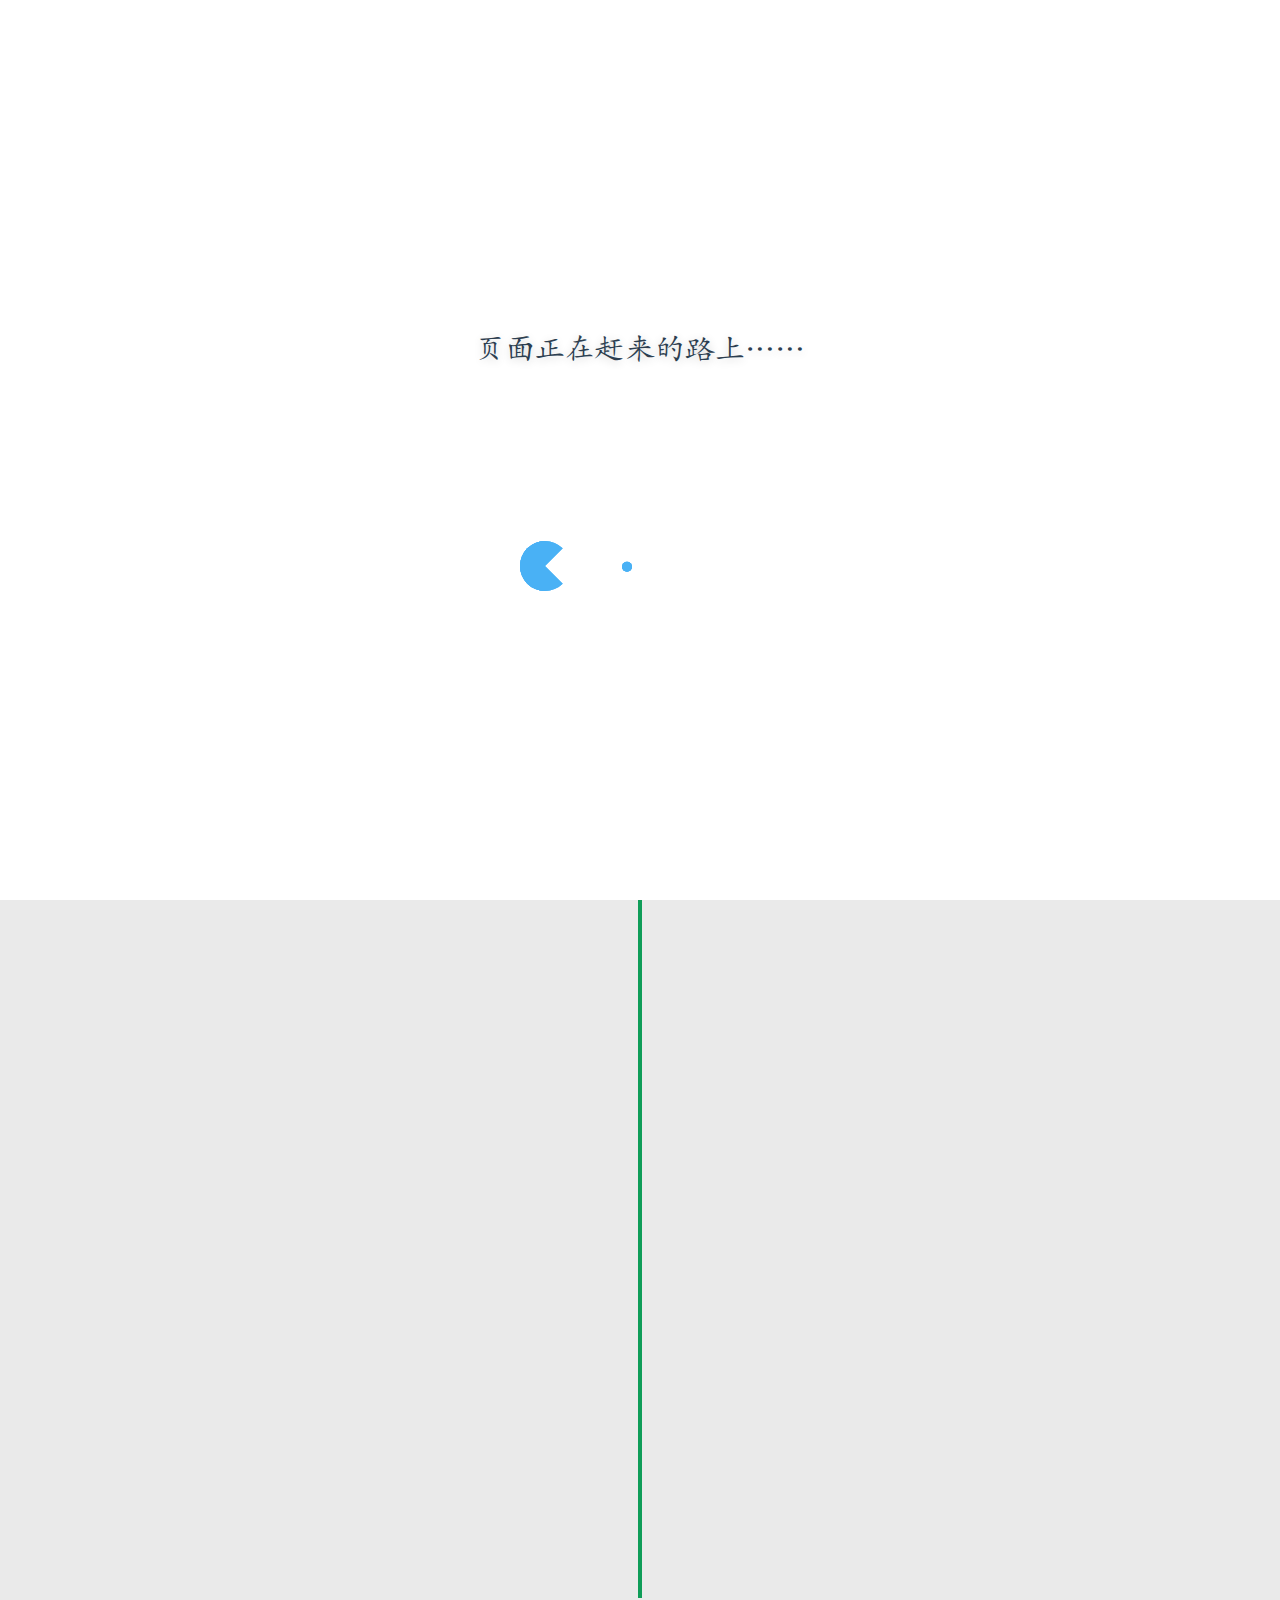
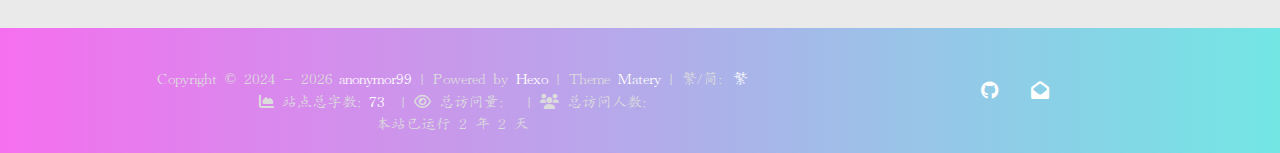
<file: archives/2024/index.html>
<!DOCTYPE HTML>
<html lang="zh-CN">


<head>
    <meta charset="utf-8">
    <meta name="keywords" content="文章: 2024, anonymor">
    <meta name="description" content="anonymor">
    <meta http-equiv="X-UA-Compatible" content="IE=edge">
    <meta name="viewport" content="width=device-width, initial-scale=1.0, user-scalable=no">
    <meta name="renderer" content="webkit|ie-stand|ie-comp">
    <meta name="mobile-web-app-capable" content="yes">
    <meta name="format-detection" content="telephone=no">
    <meta name="apple-mobile-web-app-capable" content="yes">
    <meta name="apple-mobile-web-app-status-bar-style" content="black-translucent">
    <meta name="referrer" content="no-referrer-when-downgrade">
    <!-- Global site tag (gtag.js) - Google Analytics -->


    <title>文章: 2024 | anonymor</title>
    <link rel="icon" type="image/png" href="/favicon.png">
    


    <!-- bg-cover style     -->



<link rel="stylesheet" type="text/css" href="/libs/awesome/css/all.min.css">
<link rel="stylesheet" type="text/css" href="/libs/materialize/materialize.min.css">
<link rel="stylesheet" type="text/css" href="/libs/aos/aos.css">
<link rel="stylesheet" type="text/css" href="/libs/animate/animate.min.css">
<link rel="stylesheet" type="text/css" href="/libs/lightGallery/css/lightgallery.min.css">
<link rel="stylesheet" type="text/css" href="/css/matery.css">
<link rel="stylesheet" type="text/css" href="/css/my.css">
<link rel="stylesheet" type="text/css" href="/css/dark.css" media="none" onload="if(media!='all')media='all'">




    <link rel="stylesheet" href="/libs/tocbot/tocbot.css">
    <link rel="stylesheet" href="/css/post.css">




    
        <link rel="stylesheet" type="text/css" href="/css/reward.css">
    



    <script src="/libs/jquery/jquery-3.6.0.min.js"></script>

<meta name="generator" content="Hexo 7.3.0">
<style>.github-emoji { position: relative; display: inline-block; width: 1.2em; min-height: 1.2em; overflow: hidden; vertical-align: top; color: transparent; }  .github-emoji > span { position: relative; z-index: 10; }  .github-emoji img, .github-emoji .fancybox { margin: 0 !important; padding: 0 !important; border: none !important; outline: none !important; text-decoration: none !important; user-select: none !important; cursor: auto !important; }  .github-emoji img { height: 1.2em !important; width: 1.2em !important; position: absolute !important; left: 50% !important; top: 50% !important; transform: translate(-50%, -50%) !important; user-select: none !important; cursor: auto !important; } .github-emoji-fallback { color: inherit; } .github-emoji-fallback img { opacity: 0 !important; }</style>
</head>


 
    <style type="text/css" lang="css">
    #loading-container{
        position: fixed;
        top: 0;
        left: 0;
        min-height: 100vh;
        width: 100vw;
        z-index: 9999;
        display: flex;
        flex-direction: column;
        justify-content: center;
        align-items: center;
        background: #FFF;
        text-align: center;
        /* loader页面消失采用渐隐的方式*/
        -webkit-transition: opacity 1s ease;
        -moz-transition: opacity 1s ease;
        -o-transition: opacity 1s ease;
        transition: opacity 1s ease;
    }
    .loading-image{
        width: 120px;
        height: 50px;
        transform: translate(-50%);
    }

    .loading-image div:nth-child(2) {
        -webkit-animation: pacman-balls 1s linear 0s infinite;
        animation: pacman-balls 1s linear 0s infinite
    }

    .loading-image div:nth-child(3) {
        -webkit-animation: pacman-balls 1s linear .33s infinite;
        animation: pacman-balls 1s linear .33s infinite
    }

    .loading-image div:nth-child(4) {
        -webkit-animation: pacman-balls 1s linear .66s infinite;
        animation: pacman-balls 1s linear .66s infinite
    }

    .loading-image div:nth-child(5) {
        -webkit-animation: pacman-balls 1s linear .99s infinite;
        animation: pacman-balls 1s linear .99s infinite
    }

    .loading-image div:first-of-type {
        width: 0;
        height: 0;
        border: 25px solid #49b1f5;
        border-right-color: transparent;
        border-radius: 25px;
        -webkit-animation: rotate_pacman_half_up .5s 0s infinite;
        animation: rotate_pacman_half_up .5s 0s infinite;
    }
    .loading-image div:nth-child(2) {
        width: 0;
        height: 0;
        border: 25px solid #49b1f5;
        border-right-color: transparent;
        border-radius: 25px;
        -webkit-animation: rotate_pacman_half_down .5s 0s infinite;
        animation: rotate_pacman_half_down .5s 0s infinite;
        margin-top: -50px;
    }
    @-webkit-keyframes rotate_pacman_half_up {0% {transform: rotate(270deg)}50% {transform: rotate(1turn)}to {transform: rotate(270deg)}}

    @keyframes rotate_pacman_half_up {0% {transform: rotate(270deg)}50% {transform: rotate(1turn)}to {transform: rotate(270deg)}}

    @-webkit-keyframes rotate_pacman_half_down {0% {transform: rotate(90deg)}50% {transform: rotate(0deg)}to {transform: rotate(90deg)}}

    @keyframes rotate_pacman_half_down {0% {transform: rotate(90deg)}50% {transform: rotate(0deg)}to {transform: rotate(90deg)}}

    @-webkit-keyframes pacman-balls {75% {opacity: .7}to {transform: translate(-100px, -6.25px)}}

    @keyframes pacman-balls {75% {opacity: .7}to {transform: translate(-100px, -6.25px)}}


    .loading-image div:nth-child(3),
    .loading-image div:nth-child(4),
    .loading-image div:nth-child(5),
    .loading-image div:nth-child(6){
        background-color: #49b1f5;
        width: 15px;
        height: 15px;
        border-radius: 100%;
        margin: 2px;
        width: 10px;
        height: 10px;
        position: absolute;
        transform: translateY(-6.25px);
        top: 25px;
        left: 100px;
    }
    .loading-text{
        margin-bottom: 20vh;
        text-align: center;
        color: #2c3e50;
        font-size: 2rem;
        box-sizing: border-box;
        padding: 0 10px;
        text-shadow: 0 2px 10px rgba(0,0,0,0.2);
    }
    @media only screen and (max-width: 500px) {
        .loading-text{
            font-size: 1.5rem;
        }
    }
    .fadeout {
        opacity: 0;
        filter: alpha(opacity=0);
    }
    /* logo出现动画 */
    @-webkit-keyframes fadeInDown{0%{opacity:0;-webkit-transform:translate3d(0,-100%,0);transform:translate3d(0,-100%,0)}100%{opacity:1;-webkit-transform:none;transform:none}}
    @keyframes fadeInDown{0%{opacity:0;-webkit-transform:translate3d(0,-100%,0);}}
</style>
<script>
    (function () {
        const loaded = function(){
            setTimeout(function(){
                const loader = document.getElementById("loading-container");
                loader.className="fadeout" ;//使用渐隐的方法淡出loading page
                // document.getElementById("body-wrap").style.display="flex";
                setTimeout(function(){
                    loader.style.display="none";
                },2500);
            },1000);//强制显示loading page 1s
        };
        loaded();
    })()
</script>

<!--来源: 斯莫笔记-->
<!--文章作者: Small-Rose-->
<!--文章链接: https://notes.zhangxiaocai.cn/posts/7496029d.html-->
<!--本文章著作权归作者所有，任何形式的转载都请注明出处。-->
 
<body>
    
        <div id="loading-container">
            <p class="loading-text">页面正在赶来的路上……</p>
            <div class="loading-image">
                <div></div>
                <div></div>
                <div></div>
                <div></div>
                <div></div>
            </div>
        </div>
    

    <header class="navbar-fixed">
    <nav id="headNav" class="bg-color nav-transparent">
        <div id="navContainer" class="nav-wrapper container">
            <div class="brand-logo">
                <a href="/" class="waves-effect waves-light">
                    
                    <img src="/medias/logo.png" class="logo-img" alt="LOGO">
                    
                    <span class="logo-span">anonymor</span>
                </a>
            </div>
            

<a href="#" data-target="mobile-nav" class="sidenav-trigger button-collapse"><i class="fas fa-bars"></i></a>
<ul class="right nav-menu">
  
  <li class="hide-on-med-and-down nav-item">
    
    <a href="/" class="waves-effect waves-light">
      
      <i class="fas fa-home" style="zoom: 0.6;"></i>
      
      <span>首页</span>
    </a>
    
  </li>
  
  <li class="hide-on-med-and-down nav-item">
    
    <a href="/archives" class="waves-effect waves-light">

      
      <i class="fas fa-archive" style="zoom: 0.6;"></i>
      
      <span>文章</span>
      <i class="fas fa-chevron-down" aria-hidden="true" style="zoom: 0.6;"></i>
    </a>
    <ul class="sub-nav menus_item_child ">
      
      <li>
        <a href="/tags">
          
          <i class="fas fa-tags" style="margin-top: -20px; zoom: 0.6;"></i>
          
          <span>Tags</span>
        </a>
      </li>
      
      <li>
        <a href="/categories">
          
          <i class="fas fa-bookmark" style="margin-top: -20px; zoom: 0.6;"></i>
          
          <span>Categories</span>
        </a>
      </li>
      
    </ul>
    
  </li>
  
  <li class="hide-on-med-and-down nav-item">
    
    <a href="/about" class="waves-effect waves-light">
      
      <i class="fas fa-user-circle" style="zoom: 0.6;"></i>
      
      <span>关于作者</span>
    </a>
    
  </li>
  
  <li class="hide-on-med-and-down nav-item">
    
    <a href="/friends" class="waves-effect waves-light">
      
      <i class="fas fa-address-book" style="zoom: 0.6;"></i>
      
      <span>友情链接</span>
    </a>
    
  </li>
  
  <li>
    <a href="#searchModal" class="modal-trigger waves-effect waves-light">
      <i id="searchIcon" class="fas fa-search" title="搜索" style="zoom: 0.85;"></i>
    </a>
  </li>
  <li>
    <a href="javascript:;" class="waves-effect waves-light" onclick="switchNightMode()" title="深色/浅色模式" >
      <i id="sum-moon-icon" class="fas fa-sun" style="zoom: 0.85;"></i>
    </a>
  </li>
</ul>


<div id="mobile-nav" class="side-nav sidenav">

    <div class="mobile-head bg-color">
        
        <img src="/medias/logo.png" class="logo-img circle responsive-img">
        
        <div class="logo-name">anonymor</div>
        <div class="logo-desc">
            
            Never really desperate, only the lost of the soul.
            
        </div>
    </div>

    <ul class="menu-list mobile-menu-list">
        
        <li class="m-nav-item">
	  
		<a href="/" class="waves-effect waves-light">
			
			    <i class="fa-fw fas fa-home"></i>
			
			首页
		</a>
          
        </li>
        
        <li class="m-nav-item">
	  
		<a href="javascript:;">
			
				<i class="fa-fw fas fa-archive"></i>
			
			文章
			<span class="m-icon"><i class="fas fa-chevron-right"></i></span>
		</a>
            <ul  style="background:  ;" >
              
                <li>

                  <a href="/tags " style="margin-left:75px">
				  
				   <i class="fa fas fa-tags" style="position: absolute;left:50px" ></i>
			      
		          <span>Tags</span>
                  </a>
                </li>
              
                <li>

                  <a href="/categories " style="margin-left:75px">
				  
				   <i class="fa fas fa-bookmark" style="position: absolute;left:50px" ></i>
			      
		          <span>Categories</span>
                  </a>
                </li>
              
            </ul>
          
        </li>
        
        <li class="m-nav-item">
	  
		<a href="/about" class="waves-effect waves-light">
			
			    <i class="fa-fw fas fa-user-circle"></i>
			
			关于作者
		</a>
          
        </li>
        
        <li class="m-nav-item">
	  
		<a href="/friends" class="waves-effect waves-light">
			
			    <i class="fa-fw fas fa-address-book"></i>
			
			友情链接
		</a>
          
        </li>
        
        
        <li><div class="divider"></div></li>
        <li>
            <a href="https://github.com/blinkfox/hexo-theme-matery" class="waves-effect waves-light" target="_blank">
                <i class="fab fa-github-square fa-fw"></i>Fork Me
            </a>
        </li>
        
    </ul>
</div>


        </div>

        
            <style>
    .nav-transparent .github-corner {
        display: none !important;
    }

    .github-corner {
        position: absolute;
        z-index: 10;
        top: 0;
        right: 0;
        border: 0;
        transform: scale(1.1);
    }

    .github-corner svg {
        color: #0f9d58;
        fill: #fff;
        height: 64px;
        width: 64px;
    }

    .github-corner:hover .octo-arm {
        animation: a 0.56s ease-in-out;
    }

    .github-corner .octo-arm {
        animation: none;
    }

    @keyframes a {
        0%,
        to {
            transform: rotate(0);
        }
        20%,
        60% {
            transform: rotate(-25deg);
        }
        40%,
        80% {
            transform: rotate(10deg);
        }
    }
</style>

<a href="https://github.com/blinkfox/hexo-theme-matery" class="github-corner tooltipped hide-on-med-and-down" target="_blank"
   data-tooltip="Fork Me" data-position="left" data-delay="50">
    <svg viewBox="0 0 250 250" aria-hidden="true">
        <path d="M0,0 L115,115 L130,115 L142,142 L250,250 L250,0 Z"></path>
        <path d="M128.3,109.0 C113.8,99.7 119.0,89.6 119.0,89.6 C122.0,82.7 120.5,78.6 120.5,78.6 C119.2,72.0 123.4,76.3 123.4,76.3 C127.3,80.9 125.5,87.3 125.5,87.3 C122.9,97.6 130.6,101.9 134.4,103.2"
              fill="currentColor" style="transform-origin: 130px 106px;" class="octo-arm"></path>
        <path d="M115.0,115.0 C114.9,115.1 118.7,116.5 119.8,115.4 L133.7,101.6 C136.9,99.2 139.9,98.4 142.2,98.6 C133.8,88.0 127.5,74.4 143.8,58.0 C148.5,53.4 154.0,51.2 159.7,51.0 C160.3,49.4 163.2,43.6 171.4,40.1 C171.4,40.1 176.1,42.5 178.8,56.2 C183.1,58.6 187.2,61.8 190.9,65.4 C194.5,69.0 197.7,73.2 200.1,77.6 C213.8,80.2 216.3,84.9 216.3,84.9 C212.7,93.1 206.9,96.0 205.4,96.6 C205.1,102.4 203.0,107.8 198.3,112.5 C181.9,128.9 168.3,122.5 157.7,114.1 C157.9,116.9 156.7,120.9 152.7,124.9 L141.0,136.5 C139.8,137.7 141.6,141.9 141.8,141.8 Z"
              fill="currentColor" class="octo-body"></path>
    </svg>
</a>
        
    </nav>

</header>

    <div class="bg-cover pd-header about-cover">
    <div class="container">
    <div class="row">
    <div class="col s10 offset-s1 m8 offset-m2 l8 offset-l2">
        <div class="brand">
            <div class="title center-align">
                
                I&#39;m waiting | 爱慕未停
                
            </div>

            <div class="description center-align">
                
                <span id="subtitle"></span>
                <script src="/libs/typed/typed.js"></script>
                <script>
                    var typed = new Typed("#subtitle", {
                        strings: [ 
                            
                                "从来没有真正的绝境, 只有心灵的迷途",
                            
                                "Never really desperate, only the lost of the soul",
                            
                        ],
                        startDelay: 300,
                        typeSpeed: 100,
                        loop: true,
                        backSpeed: 50,
                        showCursor: true
                    });
                </script>
                
            </div>
        </div>
    </div>
</div>


<script>
    // 每天切换 banner 图.  Switch banner image every day.
    var bannerUrl = "/medias/banner/" + new Date().getDay() + '.jpg';
    $('.bg-cover').css('background-image', 'url(' + bannerUrl + ')');
</script>
<script>
    
      var bannerUrl = "/medias/featureimages/" + Math.floor(Math.random() * 24) + '.jpg';
    
    $('.bg-cover.about-cover').css('background-image', 'url(' + bannerUrl + ')');

</script>


    </div>
</div>

<main class="content">

    
    <div class="container archive-calendar">
    <div class="card">
        <div id="post-calendar" class="card-content"></div>
    </div>
</div>

<script type="text/javascript" src="/libs/echarts/echarts.min.js"></script>
<script type="text/javascript">
    let myChart = echarts.init(document.getElementById('post-calendar'));

    

    let option = {
        title: {
            top: 0,
            text: '文章日历',
            left: 'center',
            textStyle: {
                color: '#3C4858'
            }
        },
        tooltip: {
            padding: 10,
            backgroundColor: '#555',
            borderColor: '#777',
            borderWidth: 1,
            formatter: function (obj) {
                var value = obj.value;
                return '<div style="font-size: 14px;">' + value[0] + '：' + value[1] + '</div>';
            }
        },
        visualMap: {
            show: true,
            showLabel: true,
            categories: [0, 1, 2, 3, 4],
            calculable: true,
            inRange: {
                symbol: 'rect',
                color: ['#ebedf0', '#c6e48b', '#7bc96f', '#239a3b', '#196127']
            },
            itemWidth: 12,
            itemHeight: 12,
            orient: 'horizontal',
            left: 'center',
            bottom: 0
        },
        calendar: [{
            left: 'center',
            range: ["2023-08-24", "2024-08-24"],
            cellSize: [13, 13],
            splitLine: {
                show: false
            },
            itemStyle: {
                color: '#196127',
                borderColor: '#fff',
                borderWidth: 2
            },
            yearLabel: {
                show: false
            },
            monthLabel: {
                nameMap: 'cn',
                fontSize: 11
            },
            dayLabel: {
                formatter: '{start}  1st',
                nameMap: 'cn',
                fontSize: 11
            }
        }],
        series: [{
            type: 'heatmap',
            coordinateSystem: 'calendar',
            calendarIndex: 0,
            data: [["2023-08-24", 0], ["2023-08-25", 0], ["2023-08-26", 0], ["2023-08-27", 0], ["2023-08-28", 0], ["2023-08-29", 0], ["2023-08-30", 0], ["2023-08-31", 0], ["2023-09-01", 0], ["2023-09-02", 0], ["2023-09-03", 0], ["2023-09-04", 0], ["2023-09-05", 0], ["2023-09-06", 0], ["2023-09-07", 0], ["2023-09-08", 0], ["2023-09-09", 0], ["2023-09-10", 0], ["2023-09-11", 0], ["2023-09-12", 0], ["2023-09-13", 0], ["2023-09-14", 0], ["2023-09-15", 0], ["2023-09-16", 0], ["2023-09-17", 0], ["2023-09-18", 0], ["2023-09-19", 0], ["2023-09-20", 0], ["2023-09-21", 0], ["2023-09-22", 0], ["2023-09-23", 0], ["2023-09-24", 0], ["2023-09-25", 0], ["2023-09-26", 0], ["2023-09-27", 0], ["2023-09-28", 0], ["2023-09-29", 0], ["2023-09-30", 0], ["2023-10-01", 0], ["2023-10-02", 0], ["2023-10-03", 0], ["2023-10-04", 0], ["2023-10-05", 0], ["2023-10-06", 0], ["2023-10-07", 0], ["2023-10-08", 0], ["2023-10-09", 0], ["2023-10-10", 0], ["2023-10-11", 0], ["2023-10-12", 0], ["2023-10-13", 0], ["2023-10-14", 0], ["2023-10-15", 0], ["2023-10-16", 0], ["2023-10-17", 0], ["2023-10-18", 0], ["2023-10-19", 0], ["2023-10-20", 0], ["2023-10-21", 0], ["2023-10-22", 0], ["2023-10-23", 0], ["2023-10-24", 0], ["2023-10-25", 0], ["2023-10-26", 0], ["2023-10-27", 0], ["2023-10-28", 0], ["2023-10-29", 0], ["2023-10-30", 0], ["2023-10-31", 0], ["2023-11-01", 0], ["2023-11-02", 0], ["2023-11-03", 0], ["2023-11-04", 0], ["2023-11-05", 0], ["2023-11-06", 0], ["2023-11-07", 0], ["2023-11-08", 0], ["2023-11-09", 0], ["2023-11-10", 0], ["2023-11-11", 0], ["2023-11-12", 0], ["2023-11-13", 0], ["2023-11-14", 0], ["2023-11-15", 0], ["2023-11-16", 0], ["2023-11-17", 0], ["2023-11-18", 0], ["2023-11-19", 0], ["2023-11-20", 0], ["2023-11-21", 0], ["2023-11-22", 0], ["2023-11-23", 0], ["2023-11-24", 0], ["2023-11-25", 0], ["2023-11-26", 0], ["2023-11-27", 0], ["2023-11-28", 0], ["2023-11-29", 0], ["2023-11-30", 0], ["2023-12-01", 0], ["2023-12-02", 0], ["2023-12-03", 0], ["2023-12-04", 0], ["2023-12-05", 0], ["2023-12-06", 0], ["2023-12-07", 0], ["2023-12-08", 0], ["2023-12-09", 0], ["2023-12-10", 0], ["2023-12-11", 0], ["2023-12-12", 0], ["2023-12-13", 0], ["2023-12-14", 0], ["2023-12-15", 0], ["2023-12-16", 0], ["2023-12-17", 0], ["2023-12-18", 0], ["2023-12-19", 0], ["2023-12-20", 0], ["2023-12-21", 0], ["2023-12-22", 0], ["2023-12-23", 0], ["2023-12-24", 0], ["2023-12-25", 0], ["2023-12-26", 0], ["2023-12-27", 0], ["2023-12-28", 0], ["2023-12-29", 0], ["2023-12-30", 0], ["2023-12-31", 0], ["2024-01-01", 0], ["2024-01-02", 0], ["2024-01-03", 0], ["2024-01-04", 0], ["2024-01-05", 0], ["2024-01-06", 0], ["2024-01-07", 0], ["2024-01-08", 0], ["2024-01-09", 0], ["2024-01-10", 0], ["2024-01-11", 0], ["2024-01-12", 0], ["2024-01-13", 0], ["2024-01-14", 0], ["2024-01-15", 0], ["2024-01-16", 0], ["2024-01-17", 0], ["2024-01-18", 0], ["2024-01-19", 0], ["2024-01-20", 0], ["2024-01-21", 0], ["2024-01-22", 0], ["2024-01-23", 0], ["2024-01-24", 0], ["2024-01-25", 0], ["2024-01-26", 0], ["2024-01-27", 0], ["2024-01-28", 0], ["2024-01-29", 0], ["2024-01-30", 0], ["2024-01-31", 0], ["2024-02-01", 0], ["2024-02-02", 0], ["2024-02-03", 0], ["2024-02-04", 0], ["2024-02-05", 0], ["2024-02-06", 0], ["2024-02-07", 0], ["2024-02-08", 0], ["2024-02-09", 0], ["2024-02-10", 0], ["2024-02-11", 0], ["2024-02-12", 0], ["2024-02-13", 0], ["2024-02-14", 0], ["2024-02-15", 0], ["2024-02-16", 0], ["2024-02-17", 0], ["2024-02-18", 0], ["2024-02-19", 0], ["2024-02-20", 0], ["2024-02-21", 0], ["2024-02-22", 0], ["2024-02-23", 0], ["2024-02-24", 0], ["2024-02-25", 0], ["2024-02-26", 0], ["2024-02-27", 0], ["2024-02-28", 0], ["2024-02-29", 0], ["2024-03-01", 0], ["2024-03-02", 0], ["2024-03-03", 0], ["2024-03-04", 0], ["2024-03-05", 0], ["2024-03-06", 0], ["2024-03-07", 0], ["2024-03-08", 0], ["2024-03-09", 0], ["2024-03-10", 0], ["2024-03-11", 0], ["2024-03-12", 0], ["2024-03-13", 0], ["2024-03-14", 0], ["2024-03-15", 0], ["2024-03-16", 0], ["2024-03-17", 0], ["2024-03-18", 0], ["2024-03-19", 0], ["2024-03-20", 0], ["2024-03-21", 0], ["2024-03-22", 0], ["2024-03-23", 0], ["2024-03-24", 0], ["2024-03-25", 0], ["2024-03-26", 0], ["2024-03-27", 0], ["2024-03-28", 0], ["2024-03-29", 0], ["2024-03-30", 0], ["2024-03-31", 0], ["2024-04-01", 0], ["2024-04-02", 0], ["2024-04-03", 0], ["2024-04-04", 0], ["2024-04-05", 0], ["2024-04-06", 0], ["2024-04-07", 0], ["2024-04-08", 0], ["2024-04-09", 0], ["2024-04-10", 0], ["2024-04-11", 0], ["2024-04-12", 0], ["2024-04-13", 0], ["2024-04-14", 0], ["2024-04-15", 0], ["2024-04-16", 0], ["2024-04-17", 0], ["2024-04-18", 0], ["2024-04-19", 0], ["2024-04-20", 0], ["2024-04-21", 0], ["2024-04-22", 0], ["2024-04-23", 0], ["2024-04-24", 0], ["2024-04-25", 0], ["2024-04-26", 0], ["2024-04-27", 0], ["2024-04-28", 0], ["2024-04-29", 0], ["2024-04-30", 0], ["2024-05-01", 0], ["2024-05-02", 0], ["2024-05-03", 0], ["2024-05-04", 0], ["2024-05-05", 0], ["2024-05-06", 0], ["2024-05-07", 0], ["2024-05-08", 0], ["2024-05-09", 0], ["2024-05-10", 0], ["2024-05-11", 0], ["2024-05-12", 0], ["2024-05-13", 0], ["2024-05-14", 0], ["2024-05-15", 0], ["2024-05-16", 0], ["2024-05-17", 0], ["2024-05-18", 0], ["2024-05-19", 0], ["2024-05-20", 0], ["2024-05-21", 0], ["2024-05-22", 0], ["2024-05-23", 0], ["2024-05-24", 0], ["2024-05-25", 0], ["2024-05-26", 0], ["2024-05-27", 0], ["2024-05-28", 0], ["2024-05-29", 0], ["2024-05-30", 0], ["2024-05-31", 0], ["2024-06-01", 0], ["2024-06-02", 0], ["2024-06-03", 0], ["2024-06-04", 0], ["2024-06-05", 0], ["2024-06-06", 0], ["2024-06-07", 0], ["2024-06-08", 0], ["2024-06-09", 0], ["2024-06-10", 0], ["2024-06-11", 0], ["2024-06-12", 0], ["2024-06-13", 0], ["2024-06-14", 0], ["2024-06-15", 0], ["2024-06-16", 0], ["2024-06-17", 0], ["2024-06-18", 0], ["2024-06-19", 0], ["2024-06-20", 0], ["2024-06-21", 0], ["2024-06-22", 0], ["2024-06-23", 0], ["2024-06-24", 0], ["2024-06-25", 0], ["2024-06-26", 0], ["2024-06-27", 0], ["2024-06-28", 0], ["2024-06-29", 0], ["2024-06-30", 0], ["2024-07-01", 0], ["2024-07-02", 0], ["2024-07-03", 0], ["2024-07-04", 0], ["2024-07-05", 0], ["2024-07-06", 0], ["2024-07-07", 0], ["2024-07-08", 0], ["2024-07-09", 0], ["2024-07-10", 0], ["2024-07-11", 0], ["2024-07-12", 0], ["2024-07-13", 0], ["2024-07-14", 0], ["2024-07-15", 0], ["2024-07-16", 0], ["2024-07-17", 0], ["2024-07-18", 0], ["2024-07-19", 0], ["2024-07-20", 0], ["2024-07-21", 0], ["2024-07-22", 0], ["2024-07-23", 0], ["2024-07-24", 0], ["2024-07-25", 0], ["2024-07-26", 2], ["2024-07-27", 0], ["2024-07-28", 0], ["2024-07-29", 0], ["2024-07-30", 0], ["2024-07-31", 0], ["2024-08-01", 0], ["2024-08-02", 0], ["2024-08-03", 0], ["2024-08-04", 0], ["2024-08-05", 0], ["2024-08-06", 0], ["2024-08-07", 0], ["2024-08-08", 0], ["2024-08-09", 0], ["2024-08-10", 0], ["2024-08-11", 0], ["2024-08-12", 0], ["2024-08-13", 0], ["2024-08-14", 0], ["2024-08-15", 0], ["2024-08-16", 0], ["2024-08-17", 0], ["2024-08-18", 0], ["2024-08-19", 0], ["2024-08-20", 0], ["2024-08-21", 0], ["2024-08-22", 0], ["2024-08-23", 0], ["2024-08-24", 0]]
        }]

    };

    myChart.setOption(option);
</script>

    

    

    <div id="cd-timeline" class="container">
        
        <div class="cd-timeline-block">

            
            
            
            <div class="cd-timeline-img year" data-aos="zoom-in-up">
                <a href="/archives/2024">2024</a>
            </div>
            

            
            
            
            <div class="cd-timeline-img month" data-aos="zoom-in-up">
                <a href="/archives/2024/07">07</a>
            </div>
            

            
            <div class="cd-timeline-img day" data-aos="zoom-in-up">
                <span>26</span>
            </div>
            <article class="cd-timeline-content" data-aos="fade-up">
                <div class="article col s12 m6">
                    <div class="card">
                        <a href="/2024/07/26/zhe-shi-di-er-pian-blog/">
                            <div class="card-image">
                                
                                
                                <img src="/medias/featureimages/19.jpg" class="responsive-img" alt="这是第二篇Blog">
                                
                                <span class="card-title">这是第二篇Blog</span>
                            </div>
                        </a>
                        <div class="card-content article-content">
                            <div class="summary block-with-text">
                                
                                    
                                
                            </div>
                            <div class="publish-info">
                                <span class="publish-date">
                                    <i class="far fa-clock fa-fw icon-date"></i>2024-07-26
                                </span>
                                <span class="publish-author">
                                    
                                    <i class="fas fa-user fa-fw"></i>
                                    anonymor99
                                    
                                </span>
                            </div>
                        </div>

                        
                    </div>
                </div>
            </article>
        </div>
        
        <div class="cd-timeline-block">

            
            

            
            

            
            <div class="cd-timeline-img day" data-aos="zoom-in-up">
                <span>26</span>
            </div>
            <article class="cd-timeline-content" data-aos="fade-up">
                <div class="article col s12 m6">
                    <div class="card">
                        <a href="/2024/07/26/hello-world/">
                            <div class="card-image">
                                
                                
                                <img src="/medias/featureimages/12.jpg" class="responsive-img" alt="Hello World">
                                
                                <span class="card-title">Hello World</span>
                            </div>
                        </a>
                        <div class="card-content article-content">
                            <div class="summary block-with-text">
                                
                                    Welcome to Hexo! This is your very first post. Check documentation for more info. If you get any problems when using Hex
                                
                            </div>
                            <div class="publish-info">
                                <span class="publish-date">
                                    <i class="far fa-clock fa-fw icon-date"></i>2024-07-26
                                </span>
                                <span class="publish-author">
                                    
                                    <i class="fas fa-user fa-fw"></i>
                                    anonymor99
                                    
                                </span>
                            </div>
                        </div>

                        
                    </div>
                </div>
            </article>
        </div>
        
    </div>

</main>




    <footer class="page-footer bg-color">
    
        <link rel="stylesheet" href="/libs/aplayer/APlayer.min.css">
<style>
    .aplayer .aplayer-lrc p {
        
        display: none;
        
        font-size: 12px;
        font-weight: 700;
        line-height: 16px !important;
    }

    .aplayer .aplayer-lrc p.aplayer-lrc-current {
        
        display: none;
        
        font-size: 15px;
        color: #98F5FF;
    }

    
    .aplayer.aplayer-fixed.aplayer-narrow .aplayer-body {
        left: -66px !important;
    }

    .aplayer.aplayer-fixed.aplayer-narrow .aplayer-body:hover {
        left: 0px !important;
    }

    
</style>
<div class="">
    
    <div class="row">
        <meting-js class="col l8 offset-l2 m10 offset-m1 s12"
                   server="tencent"
                   type="playlist"
                   id="9023755987"
                   fixed='true'
                   autoplay='true'
                   theme='#98F5FF'
                   loop='all'
                   order='random'
                   preload='auto'
                   volume='0.7'
                   list-folded='true'
        >
        </meting-js>
    </div>
</div>

<script src="/libs/aplayer/APlayer.min.js"></script>
<script src="/libs/aplayer/Meting.min.js"></script>

    

    <div class="container row center-align"
         style="margin-bottom: 15px !important;">
        <div class="col s12 m8 l8 copy-right">
            Copyright&nbsp;&copy;
            
                <span id="year">2024</span>
            
            <a href="/about" target="_blank">anonymor99</a>
            |&nbsp;Powered by&nbsp;<a href="https://hexo.io/" target="_blank">Hexo</a>
            |&nbsp;Theme&nbsp;<a href="https://github.com/blinkfox/hexo-theme-matery" target="_blank">Matery</a>
            
                <span id="translate">|&nbsp;繁/简：</span><a id="translateLink" href="javascript:translatePage();">繁</a>
            
            <br>
            
                &nbsp;<i class="fas fa-chart-area"></i>&nbsp;站点总字数:&nbsp;<span
                        class="white-color">73</span>
            
            
            
                
            
            
                <span id="busuanzi_container_site_pv">
                &nbsp;|&nbsp;<i class="far fa-eye"></i>&nbsp;总访问量:&nbsp;
                    <span id="busuanzi_value_site_pv" class="white-color"></span>
            </span>
            
            
                <span id="busuanzi_container_site_uv">
                &nbsp;|&nbsp;<i class="fas fa-users"></i>&nbsp;总访问人数:&nbsp;
                    <span id="busuanzi_value_site_uv" class="white-color"></span>
            </span>
            
            <br>

            <!-- 运行天数提醒. -->
            
                <span id="sitetime"> Loading ...</span>
                <script>
                    var calcSiteTime = function () {
                        var seconds = 1000;
                        var minutes = seconds * 60;
                        var hours = minutes * 60;
                        var days = hours * 24;
                        var years = days * 365;
                        var today = new Date();
                        var startYear = "2024";
                        var startMonth = "7";
                        var startDate = "24";
                        var startHour = "0";
                        var startMinute = "0";
                        var startSecond = "0";
                        var todayYear = today.getFullYear();
                        var todayMonth = today.getMonth() + 1;
                        var todayDate = today.getDate();
                        var todayHour = today.getHours();
                        var todayMinute = today.getMinutes();
                        var todaySecond = today.getSeconds();
                        var t1 = Date.UTC(startYear, startMonth, startDate, startHour, startMinute, startSecond);
                        var t2 = Date.UTC(todayYear, todayMonth, todayDate, todayHour, todayMinute, todaySecond);
                        var diff = t2 - t1;
                        var diffYears = Math.floor(diff / years);
                        var diffDays = Math.floor((diff / days) - diffYears * 365);

                        // 区分是否有年份.
                        var language = 'zh-CN';
                        if (startYear === String(todayYear)) {
                            document.getElementById("year").innerHTML = todayYear;
                            var daysTip = 'This site has been running for ' + diffDays + ' days';
                            if (language === 'zh-CN') {
                                daysTip = '本站已运行 ' + diffDays + ' 天';
                            } else if (language === 'zh-HK') {
                                daysTip = '本站已運行 ' + diffDays + ' 天';
                            }
                            document.getElementById("sitetime").innerHTML = daysTip;
                        } else {
                            document.getElementById("year").innerHTML = startYear + " - " + todayYear;
                            var yearsAndDaysTip = 'This site has been running for ' + diffYears + ' years and '
                                + diffDays + ' days';
                            if (language === 'zh-CN') {
                                yearsAndDaysTip = '本站已运行 ' + diffYears + ' 年 ' + diffDays + ' 天';
                            } else if (language === 'zh-HK') {
                                yearsAndDaysTip = '本站已運行 ' + diffYears + ' 年 ' + diffDays + ' 天';
                            }
                            document.getElementById("sitetime").innerHTML = yearsAndDaysTip;
                        }
                    }

                    calcSiteTime();
                </script>
            
            <br>
            
        </div>
        <div class="col s12 m4 l4 social-link social-statis">
    <a href="https://github.com/anonymor99" class="tooltipped" target="_blank" data-tooltip="访问我的GitHub" data-position="top" data-delay="50">
        <i class="fab fa-github"></i>
    </a>



    <a href="mailto:anonymor@foxmail.com" class="tooltipped" target="_blank" data-tooltip="邮件联系我" data-position="top" data-delay="50">
        <i class="fas fa-envelope-open"></i>
    </a>













</div>
    </div>
</footer>

<div class="progress-bar"></div>


    <!-- 搜索遮罩框 -->
<div id="searchModal" class="modal">
    <div class="modal-content">
        <div class="search-header">
            <span class="title"><i class="fas fa-search"></i>&nbsp;&nbsp;搜索</span>
            <input type="search" id="searchInput" name="s" placeholder="请输入搜索的关键字"
                   class="search-input">
        </div>
        <div id="searchResult"></div>
    </div>
</div>

<script type="text/javascript">
$(function () {
    var searchFunc = function (path, search_id, content_id) {
        'use strict';
        $.ajax({
            url: path,
            dataType: "xml",
            success: function (xmlResponse) {
                // get the contents from search data
                var datas = $("entry", xmlResponse).map(function () {
                    return {
                        title: $("title", this).text(),
                        content: $("content", this).text(),
                        url: $("url", this).text()
                    };
                }).get();
                var $input = document.getElementById(search_id);
                var $resultContent = document.getElementById(content_id);
                $input.addEventListener('input', function () {
                    var str = '<ul class=\"search-result-list\">';
                    var keywords = this.value.trim().toLowerCase().split(/[\s\-]+/);
                    $resultContent.innerHTML = "";
                    if (this.value.trim().length <= 0) {
                        return;
                    }
                    // perform local searching
                    datas.forEach(function (data) {
                        var isMatch = true;
                        var data_title = data.title.trim().toLowerCase();
                        var data_content = data.content.trim().replace(/<[^>]+>/g, "").toLowerCase();
                        var data_url = data.url;
                        data_url = data_url.indexOf('/') === 0 ? data.url : '/' + data_url;
                        var index_title = -1;
                        var index_content = -1;
                        var first_occur = -1;
                        // only match artiles with not empty titles and contents
                        if (data_title !== '' && data_content !== '') {
                            keywords.forEach(function (keyword, i) {
                                index_title = data_title.indexOf(keyword);
                                index_content = data_content.indexOf(keyword);
                                if (index_title < 0 && index_content < 0) {
                                    isMatch = false;
                                } else {
                                    if (index_content < 0) {
                                        index_content = 0;
                                    }
                                    if (i === 0) {
                                        first_occur = index_content;
                                    }
                                }
                            });
                        }
                        // show search results
                        if (isMatch) {
                            str += "<li><a href='" + data_url + "' class='search-result-title'>" + data_title + "</a>";
                            var content = data.content.trim().replace(/<[^>]+>/g, "");
                            if (first_occur >= 0) {
                                // cut out 100 characters
                                var start = first_occur - 20;
                                var end = first_occur + 80;
                                if (start < 0) {
                                    start = 0;
                                }
                                if (start === 0) {
                                    end = 100;
                                }
                                if (end > content.length) {
                                    end = content.length;
                                }
                                var match_content = content.substr(start, end);
                                // highlight all keywords
                                keywords.forEach(function (keyword) {
                                    var regS = new RegExp(keyword, "gi");
                                    match_content = match_content.replace(regS, "<em class=\"search-keyword\">" + keyword + "</em>");
                                });

                                str += "<p class=\"search-result\">" + match_content + "...</p>"
                            }
                            str += "</li>";
                        }
                    });
                    str += "</ul>";
                    $resultContent.innerHTML = str;
                });
            }
        });
    };

    searchFunc('/search.xml', 'searchInput', 'searchResult');
});
</script>

    <!-- 白天和黑夜主题 -->
<div class="stars-con">
    <div id="stars"></div>
    <div id="stars2"></div>
    <div id="stars3"></div>  
</div>

<script>
    function switchNightMode() {
        $('<div class="Cuteen_DarkSky"><div class="Cuteen_DarkPlanet"></div></div>').appendTo($('body')),
        setTimeout(function () {
            $('body').hasClass('DarkMode') 
            ? ($('body').removeClass('DarkMode'), localStorage.setItem('isDark', '0'), $('#sum-moon-icon').removeClass("fa-sun").addClass('fa-moon')) 
            : ($('body').addClass('DarkMode'), localStorage.setItem('isDark', '1'), $('#sum-moon-icon').addClass("fa-sun").removeClass('fa-moon')),
            
            setTimeout(function () {
            $('.Cuteen_DarkSky').fadeOut(1e3, function () {
                $(this).remove()
            })
            }, 2e3)
        })
    }
</script>

    <!-- 回到顶部按钮 -->
<div id="backTop" class="top-scroll">
    <a class="btn-floating btn-large waves-effect waves-light" href="#!">
        <i class="fas fa-arrow-up"></i>
    </a>
</div>


    <script src="/libs/materialize/materialize.min.js"></script>
    <script src="/libs/masonry/masonry.pkgd.min.js"></script>
    <script src="/libs/aos/aos.js"></script>
    <script src="/libs/scrollprogress/scrollProgress.min.js"></script>
    <script src="/libs/lightGallery/js/lightgallery-all.min.js"></script>
    <script src="/js/matery.js"></script>

    

    
        <script type="text/javascript" src="/js/tw_cn.js"></script>
        <script type="text/javascript">
          var defaultEncoding = 2; //网站编写字体是否繁体，1-繁体，2-简体
          var translateDelay = 0; //延迟时间,若不在前, 要设定延迟翻译时间, 如100表示100ms,默认为0
          var cookieDomain = "https://anonymor99.github.io"; //Cookie地址, 一定要设定, 通常为你的网址
          var msgToTraditionalChinese = "繁"; //此处可以更改为你想要显示的文字
          var msgToSimplifiedChinese = "简"; //同上，但两处均不建议更改
          var translateButtonId = "translateLink"; //默认互换id
          translateInitilization();
        </script>
    
    
    
        
        <script type="text/javascript">
            // 只在桌面版网页启用特效
            var windowWidth = $(window).width();
            if (windowWidth > 768) {
                document.write('<script type="text/javascript" src="/libs/others/sakura.js"><\/script>');
            }
        </script>
    

    <!-- 雪花特效 -->
    

    <!-- 鼠标星星特效 -->
    

     
        <script src="https://ssl.captcha.qq.com/TCaptcha.js"></script>
        <script src="/libs/others/TencentCaptcha.js"></script>
        <button id="TencentCaptcha" data-appid="xxxxxxxxxx" data-cbfn="callback" type="button" hidden></button>
    

    <!-- Baidu Analytics -->

    <!-- Baidu Push -->

<script>
    (function () {
        var bp = document.createElement('script');
        var curProtocol = window.location.protocol.split(':')[0];
        if (curProtocol === 'https') {
            bp.src = 'https://zz.bdstatic.com/linksubmit/push.js';
        } else {
            bp.src = 'http://push.zhanzhang.baidu.com/push.js';
        }
        var s = document.getElementsByTagName("script")[0];
        s.parentNode.insertBefore(bp, s);
    })();
</script>

    
    <script src="/libs/others/clicklove.js" async="async"></script>
    
    
    <script async src="/libs/others/busuanzi.pure.mini.js"></script>
    

    

    

    <!--腾讯兔小巢-->
    
    

    

    

    
    <script src="/libs/instantpage/instantpage.js" type="module"></script>
    

</body>

</html>
</file>
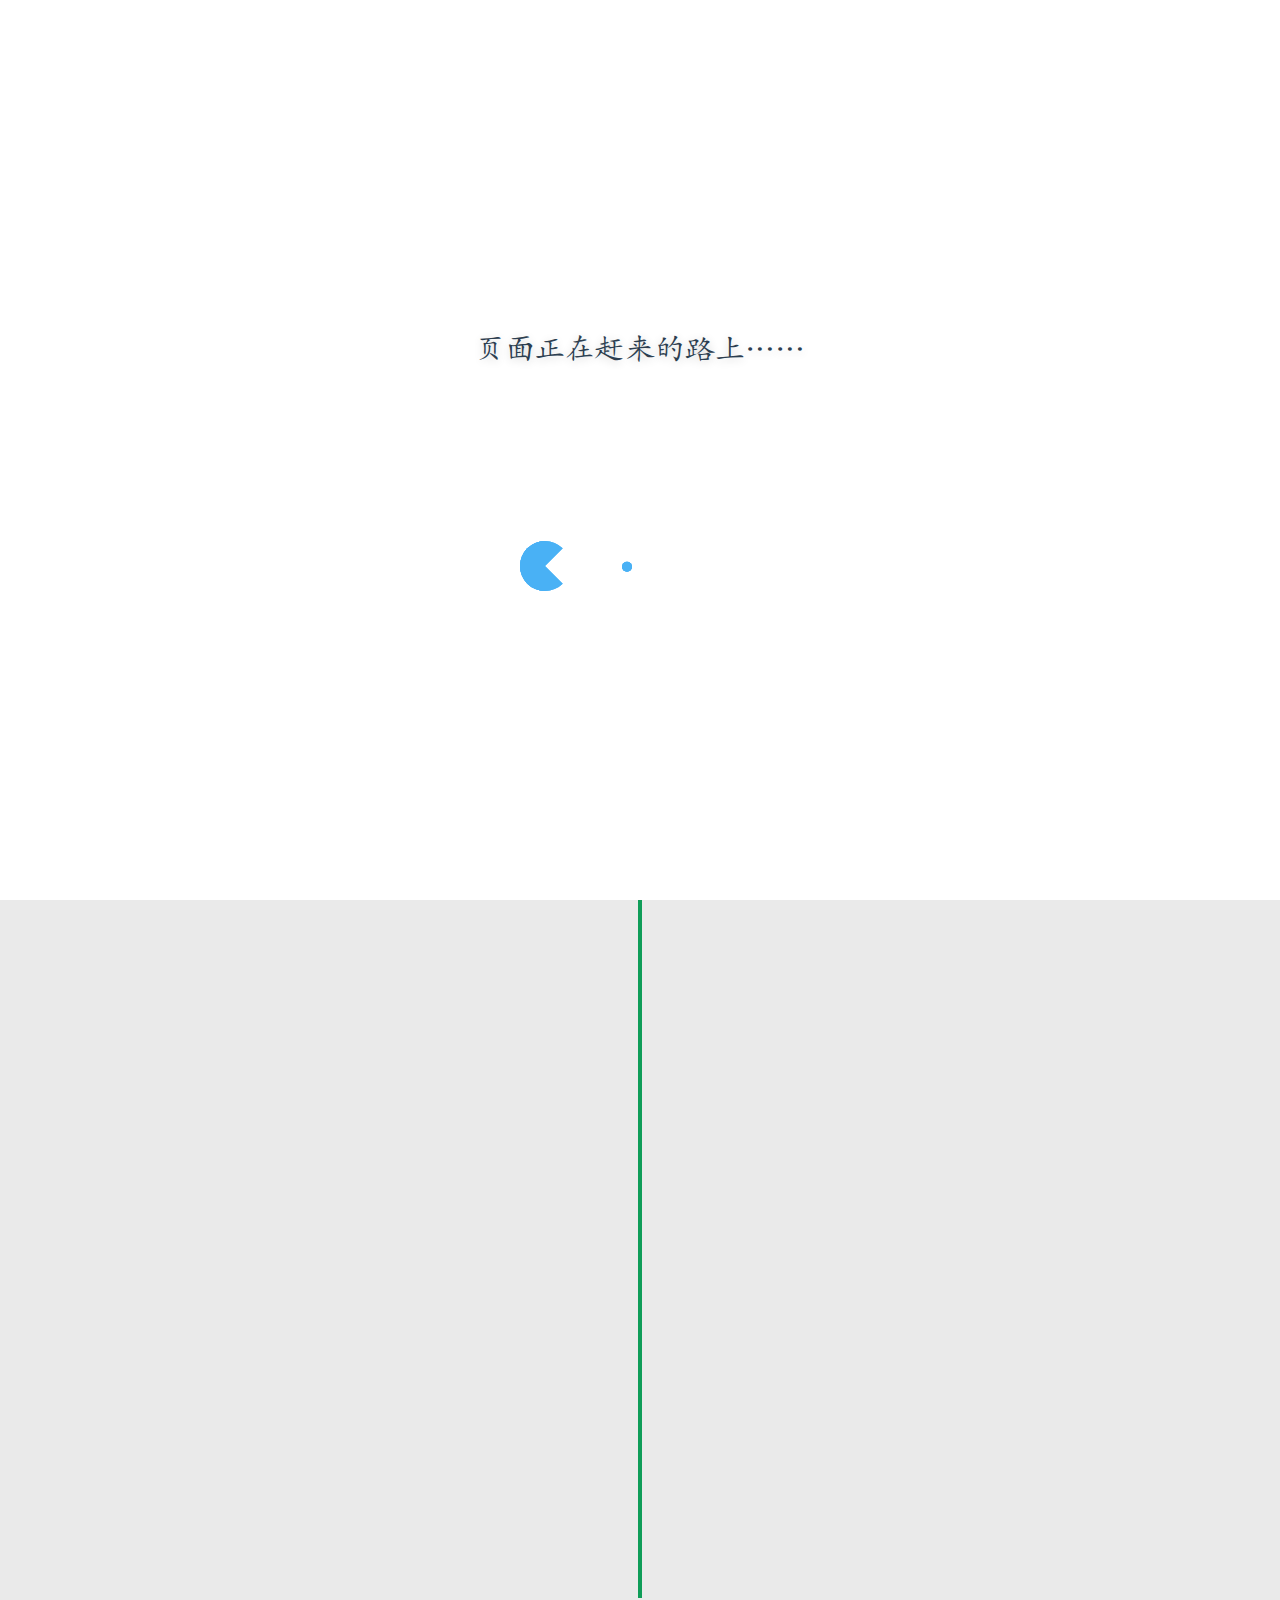
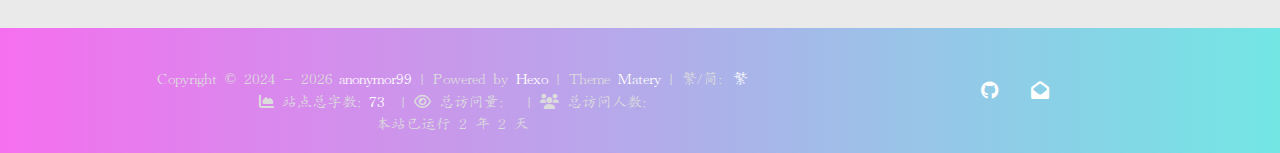
<file: archives/2024/07/index.html>
<!DOCTYPE HTML>
<html lang="zh-CN">


<head>
    <meta charset="utf-8">
    <meta name="keywords" content="文章: 2024/7, anonymor">
    <meta name="description" content="anonymor">
    <meta http-equiv="X-UA-Compatible" content="IE=edge">
    <meta name="viewport" content="width=device-width, initial-scale=1.0, user-scalable=no">
    <meta name="renderer" content="webkit|ie-stand|ie-comp">
    <meta name="mobile-web-app-capable" content="yes">
    <meta name="format-detection" content="telephone=no">
    <meta name="apple-mobile-web-app-capable" content="yes">
    <meta name="apple-mobile-web-app-status-bar-style" content="black-translucent">
    <meta name="referrer" content="no-referrer-when-downgrade">
    <!-- Global site tag (gtag.js) - Google Analytics -->


    <title>文章: 2024/7 | anonymor</title>
    <link rel="icon" type="image/png" href="/favicon.png">
    


    <!-- bg-cover style     -->



<link rel="stylesheet" type="text/css" href="/libs/awesome/css/all.min.css">
<link rel="stylesheet" type="text/css" href="/libs/materialize/materialize.min.css">
<link rel="stylesheet" type="text/css" href="/libs/aos/aos.css">
<link rel="stylesheet" type="text/css" href="/libs/animate/animate.min.css">
<link rel="stylesheet" type="text/css" href="/libs/lightGallery/css/lightgallery.min.css">
<link rel="stylesheet" type="text/css" href="/css/matery.css">
<link rel="stylesheet" type="text/css" href="/css/my.css">
<link rel="stylesheet" type="text/css" href="/css/dark.css" media="none" onload="if(media!='all')media='all'">




    <link rel="stylesheet" href="/libs/tocbot/tocbot.css">
    <link rel="stylesheet" href="/css/post.css">




    
        <link rel="stylesheet" type="text/css" href="/css/reward.css">
    



    <script src="/libs/jquery/jquery-3.6.0.min.js"></script>

<meta name="generator" content="Hexo 7.3.0">
<style>.github-emoji { position: relative; display: inline-block; width: 1.2em; min-height: 1.2em; overflow: hidden; vertical-align: top; color: transparent; }  .github-emoji > span { position: relative; z-index: 10; }  .github-emoji img, .github-emoji .fancybox { margin: 0 !important; padding: 0 !important; border: none !important; outline: none !important; text-decoration: none !important; user-select: none !important; cursor: auto !important; }  .github-emoji img { height: 1.2em !important; width: 1.2em !important; position: absolute !important; left: 50% !important; top: 50% !important; transform: translate(-50%, -50%) !important; user-select: none !important; cursor: auto !important; } .github-emoji-fallback { color: inherit; } .github-emoji-fallback img { opacity: 0 !important; }</style>
</head>


 
    <style type="text/css" lang="css">
    #loading-container{
        position: fixed;
        top: 0;
        left: 0;
        min-height: 100vh;
        width: 100vw;
        z-index: 9999;
        display: flex;
        flex-direction: column;
        justify-content: center;
        align-items: center;
        background: #FFF;
        text-align: center;
        /* loader页面消失采用渐隐的方式*/
        -webkit-transition: opacity 1s ease;
        -moz-transition: opacity 1s ease;
        -o-transition: opacity 1s ease;
        transition: opacity 1s ease;
    }
    .loading-image{
        width: 120px;
        height: 50px;
        transform: translate(-50%);
    }

    .loading-image div:nth-child(2) {
        -webkit-animation: pacman-balls 1s linear 0s infinite;
        animation: pacman-balls 1s linear 0s infinite
    }

    .loading-image div:nth-child(3) {
        -webkit-animation: pacman-balls 1s linear .33s infinite;
        animation: pacman-balls 1s linear .33s infinite
    }

    .loading-image div:nth-child(4) {
        -webkit-animation: pacman-balls 1s linear .66s infinite;
        animation: pacman-balls 1s linear .66s infinite
    }

    .loading-image div:nth-child(5) {
        -webkit-animation: pacman-balls 1s linear .99s infinite;
        animation: pacman-balls 1s linear .99s infinite
    }

    .loading-image div:first-of-type {
        width: 0;
        height: 0;
        border: 25px solid #49b1f5;
        border-right-color: transparent;
        border-radius: 25px;
        -webkit-animation: rotate_pacman_half_up .5s 0s infinite;
        animation: rotate_pacman_half_up .5s 0s infinite;
    }
    .loading-image div:nth-child(2) {
        width: 0;
        height: 0;
        border: 25px solid #49b1f5;
        border-right-color: transparent;
        border-radius: 25px;
        -webkit-animation: rotate_pacman_half_down .5s 0s infinite;
        animation: rotate_pacman_half_down .5s 0s infinite;
        margin-top: -50px;
    }
    @-webkit-keyframes rotate_pacman_half_up {0% {transform: rotate(270deg)}50% {transform: rotate(1turn)}to {transform: rotate(270deg)}}

    @keyframes rotate_pacman_half_up {0% {transform: rotate(270deg)}50% {transform: rotate(1turn)}to {transform: rotate(270deg)}}

    @-webkit-keyframes rotate_pacman_half_down {0% {transform: rotate(90deg)}50% {transform: rotate(0deg)}to {transform: rotate(90deg)}}

    @keyframes rotate_pacman_half_down {0% {transform: rotate(90deg)}50% {transform: rotate(0deg)}to {transform: rotate(90deg)}}

    @-webkit-keyframes pacman-balls {75% {opacity: .7}to {transform: translate(-100px, -6.25px)}}

    @keyframes pacman-balls {75% {opacity: .7}to {transform: translate(-100px, -6.25px)}}


    .loading-image div:nth-child(3),
    .loading-image div:nth-child(4),
    .loading-image div:nth-child(5),
    .loading-image div:nth-child(6){
        background-color: #49b1f5;
        width: 15px;
        height: 15px;
        border-radius: 100%;
        margin: 2px;
        width: 10px;
        height: 10px;
        position: absolute;
        transform: translateY(-6.25px);
        top: 25px;
        left: 100px;
    }
    .loading-text{
        margin-bottom: 20vh;
        text-align: center;
        color: #2c3e50;
        font-size: 2rem;
        box-sizing: border-box;
        padding: 0 10px;
        text-shadow: 0 2px 10px rgba(0,0,0,0.2);
    }
    @media only screen and (max-width: 500px) {
        .loading-text{
            font-size: 1.5rem;
        }
    }
    .fadeout {
        opacity: 0;
        filter: alpha(opacity=0);
    }
    /* logo出现动画 */
    @-webkit-keyframes fadeInDown{0%{opacity:0;-webkit-transform:translate3d(0,-100%,0);transform:translate3d(0,-100%,0)}100%{opacity:1;-webkit-transform:none;transform:none}}
    @keyframes fadeInDown{0%{opacity:0;-webkit-transform:translate3d(0,-100%,0);}}
</style>
<script>
    (function () {
        const loaded = function(){
            setTimeout(function(){
                const loader = document.getElementById("loading-container");
                loader.className="fadeout" ;//使用渐隐的方法淡出loading page
                // document.getElementById("body-wrap").style.display="flex";
                setTimeout(function(){
                    loader.style.display="none";
                },2500);
            },1000);//强制显示loading page 1s
        };
        loaded();
    })()
</script>

<!--来源: 斯莫笔记-->
<!--文章作者: Small-Rose-->
<!--文章链接: https://notes.zhangxiaocai.cn/posts/7496029d.html-->
<!--本文章著作权归作者所有，任何形式的转载都请注明出处。-->
 
<body>
    
        <div id="loading-container">
            <p class="loading-text">页面正在赶来的路上……</p>
            <div class="loading-image">
                <div></div>
                <div></div>
                <div></div>
                <div></div>
                <div></div>
            </div>
        </div>
    

    <header class="navbar-fixed">
    <nav id="headNav" class="bg-color nav-transparent">
        <div id="navContainer" class="nav-wrapper container">
            <div class="brand-logo">
                <a href="/" class="waves-effect waves-light">
                    
                    <img src="/medias/logo.png" class="logo-img" alt="LOGO">
                    
                    <span class="logo-span">anonymor</span>
                </a>
            </div>
            

<a href="#" data-target="mobile-nav" class="sidenav-trigger button-collapse"><i class="fas fa-bars"></i></a>
<ul class="right nav-menu">
  
  <li class="hide-on-med-and-down nav-item">
    
    <a href="/" class="waves-effect waves-light">
      
      <i class="fas fa-home" style="zoom: 0.6;"></i>
      
      <span>首页</span>
    </a>
    
  </li>
  
  <li class="hide-on-med-and-down nav-item">
    
    <a href="/archives" class="waves-effect waves-light">

      
      <i class="fas fa-archive" style="zoom: 0.6;"></i>
      
      <span>文章</span>
      <i class="fas fa-chevron-down" aria-hidden="true" style="zoom: 0.6;"></i>
    </a>
    <ul class="sub-nav menus_item_child ">
      
      <li>
        <a href="/tags">
          
          <i class="fas fa-tags" style="margin-top: -20px; zoom: 0.6;"></i>
          
          <span>Tags</span>
        </a>
      </li>
      
      <li>
        <a href="/categories">
          
          <i class="fas fa-bookmark" style="margin-top: -20px; zoom: 0.6;"></i>
          
          <span>Categories</span>
        </a>
      </li>
      
    </ul>
    
  </li>
  
  <li class="hide-on-med-and-down nav-item">
    
    <a href="/about" class="waves-effect waves-light">
      
      <i class="fas fa-user-circle" style="zoom: 0.6;"></i>
      
      <span>关于作者</span>
    </a>
    
  </li>
  
  <li class="hide-on-med-and-down nav-item">
    
    <a href="/friends" class="waves-effect waves-light">
      
      <i class="fas fa-address-book" style="zoom: 0.6;"></i>
      
      <span>友情链接</span>
    </a>
    
  </li>
  
  <li>
    <a href="#searchModal" class="modal-trigger waves-effect waves-light">
      <i id="searchIcon" class="fas fa-search" title="搜索" style="zoom: 0.85;"></i>
    </a>
  </li>
  <li>
    <a href="javascript:;" class="waves-effect waves-light" onclick="switchNightMode()" title="深色/浅色模式" >
      <i id="sum-moon-icon" class="fas fa-sun" style="zoom: 0.85;"></i>
    </a>
  </li>
</ul>


<div id="mobile-nav" class="side-nav sidenav">

    <div class="mobile-head bg-color">
        
        <img src="/medias/logo.png" class="logo-img circle responsive-img">
        
        <div class="logo-name">anonymor</div>
        <div class="logo-desc">
            
            Never really desperate, only the lost of the soul.
            
        </div>
    </div>

    <ul class="menu-list mobile-menu-list">
        
        <li class="m-nav-item">
	  
		<a href="/" class="waves-effect waves-light">
			
			    <i class="fa-fw fas fa-home"></i>
			
			首页
		</a>
          
        </li>
        
        <li class="m-nav-item">
	  
		<a href="javascript:;">
			
				<i class="fa-fw fas fa-archive"></i>
			
			文章
			<span class="m-icon"><i class="fas fa-chevron-right"></i></span>
		</a>
            <ul  style="background:  ;" >
              
                <li>

                  <a href="/tags " style="margin-left:75px">
				  
				   <i class="fa fas fa-tags" style="position: absolute;left:50px" ></i>
			      
		          <span>Tags</span>
                  </a>
                </li>
              
                <li>

                  <a href="/categories " style="margin-left:75px">
				  
				   <i class="fa fas fa-bookmark" style="position: absolute;left:50px" ></i>
			      
		          <span>Categories</span>
                  </a>
                </li>
              
            </ul>
          
        </li>
        
        <li class="m-nav-item">
	  
		<a href="/about" class="waves-effect waves-light">
			
			    <i class="fa-fw fas fa-user-circle"></i>
			
			关于作者
		</a>
          
        </li>
        
        <li class="m-nav-item">
	  
		<a href="/friends" class="waves-effect waves-light">
			
			    <i class="fa-fw fas fa-address-book"></i>
			
			友情链接
		</a>
          
        </li>
        
        
        <li><div class="divider"></div></li>
        <li>
            <a href="https://github.com/blinkfox/hexo-theme-matery" class="waves-effect waves-light" target="_blank">
                <i class="fab fa-github-square fa-fw"></i>Fork Me
            </a>
        </li>
        
    </ul>
</div>


        </div>

        
            <style>
    .nav-transparent .github-corner {
        display: none !important;
    }

    .github-corner {
        position: absolute;
        z-index: 10;
        top: 0;
        right: 0;
        border: 0;
        transform: scale(1.1);
    }

    .github-corner svg {
        color: #0f9d58;
        fill: #fff;
        height: 64px;
        width: 64px;
    }

    .github-corner:hover .octo-arm {
        animation: a 0.56s ease-in-out;
    }

    .github-corner .octo-arm {
        animation: none;
    }

    @keyframes a {
        0%,
        to {
            transform: rotate(0);
        }
        20%,
        60% {
            transform: rotate(-25deg);
        }
        40%,
        80% {
            transform: rotate(10deg);
        }
    }
</style>

<a href="https://github.com/blinkfox/hexo-theme-matery" class="github-corner tooltipped hide-on-med-and-down" target="_blank"
   data-tooltip="Fork Me" data-position="left" data-delay="50">
    <svg viewBox="0 0 250 250" aria-hidden="true">
        <path d="M0,0 L115,115 L130,115 L142,142 L250,250 L250,0 Z"></path>
        <path d="M128.3,109.0 C113.8,99.7 119.0,89.6 119.0,89.6 C122.0,82.7 120.5,78.6 120.5,78.6 C119.2,72.0 123.4,76.3 123.4,76.3 C127.3,80.9 125.5,87.3 125.5,87.3 C122.9,97.6 130.6,101.9 134.4,103.2"
              fill="currentColor" style="transform-origin: 130px 106px;" class="octo-arm"></path>
        <path d="M115.0,115.0 C114.9,115.1 118.7,116.5 119.8,115.4 L133.7,101.6 C136.9,99.2 139.9,98.4 142.2,98.6 C133.8,88.0 127.5,74.4 143.8,58.0 C148.5,53.4 154.0,51.2 159.7,51.0 C160.3,49.4 163.2,43.6 171.4,40.1 C171.4,40.1 176.1,42.5 178.8,56.2 C183.1,58.6 187.2,61.8 190.9,65.4 C194.5,69.0 197.7,73.2 200.1,77.6 C213.8,80.2 216.3,84.9 216.3,84.9 C212.7,93.1 206.9,96.0 205.4,96.6 C205.1,102.4 203.0,107.8 198.3,112.5 C181.9,128.9 168.3,122.5 157.7,114.1 C157.9,116.9 156.7,120.9 152.7,124.9 L141.0,136.5 C139.8,137.7 141.6,141.9 141.8,141.8 Z"
              fill="currentColor" class="octo-body"></path>
    </svg>
</a>
        
    </nav>

</header>

    <div class="bg-cover pd-header about-cover">
    <div class="container">
    <div class="row">
    <div class="col s10 offset-s1 m8 offset-m2 l8 offset-l2">
        <div class="brand">
            <div class="title center-align">
                
                I&#39;m waiting | 爱慕未停
                
            </div>

            <div class="description center-align">
                
                <span id="subtitle"></span>
                <script src="/libs/typed/typed.js"></script>
                <script>
                    var typed = new Typed("#subtitle", {
                        strings: [ 
                            
                                "从来没有真正的绝境, 只有心灵的迷途",
                            
                                "Never really desperate, only the lost of the soul",
                            
                        ],
                        startDelay: 300,
                        typeSpeed: 100,
                        loop: true,
                        backSpeed: 50,
                        showCursor: true
                    });
                </script>
                
            </div>
        </div>
    </div>
</div>


<script>
    // 每天切换 banner 图.  Switch banner image every day.
    var bannerUrl = "/medias/banner/" + new Date().getDay() + '.jpg';
    $('.bg-cover').css('background-image', 'url(' + bannerUrl + ')');
</script>
<script>
    
      var bannerUrl = "/medias/featureimages/" + Math.floor(Math.random() * 24) + '.jpg';
    
    $('.bg-cover.about-cover').css('background-image', 'url(' + bannerUrl + ')');

</script>


    </div>
</div>

<main class="content">

    
    <div class="container archive-calendar">
    <div class="card">
        <div id="post-calendar" class="card-content"></div>
    </div>
</div>

<script type="text/javascript" src="/libs/echarts/echarts.min.js"></script>
<script type="text/javascript">
    let myChart = echarts.init(document.getElementById('post-calendar'));

    

    let option = {
        title: {
            top: 0,
            text: '文章日历',
            left: 'center',
            textStyle: {
                color: '#3C4858'
            }
        },
        tooltip: {
            padding: 10,
            backgroundColor: '#555',
            borderColor: '#777',
            borderWidth: 1,
            formatter: function (obj) {
                var value = obj.value;
                return '<div style="font-size: 14px;">' + value[0] + '：' + value[1] + '</div>';
            }
        },
        visualMap: {
            show: true,
            showLabel: true,
            categories: [0, 1, 2, 3, 4],
            calculable: true,
            inRange: {
                symbol: 'rect',
                color: ['#ebedf0', '#c6e48b', '#7bc96f', '#239a3b', '#196127']
            },
            itemWidth: 12,
            itemHeight: 12,
            orient: 'horizontal',
            left: 'center',
            bottom: 0
        },
        calendar: [{
            left: 'center',
            range: ["2023-08-24", "2024-08-24"],
            cellSize: [13, 13],
            splitLine: {
                show: false
            },
            itemStyle: {
                color: '#196127',
                borderColor: '#fff',
                borderWidth: 2
            },
            yearLabel: {
                show: false
            },
            monthLabel: {
                nameMap: 'cn',
                fontSize: 11
            },
            dayLabel: {
                formatter: '{start}  1st',
                nameMap: 'cn',
                fontSize: 11
            }
        }],
        series: [{
            type: 'heatmap',
            coordinateSystem: 'calendar',
            calendarIndex: 0,
            data: [["2023-08-24", 0], ["2023-08-25", 0], ["2023-08-26", 0], ["2023-08-27", 0], ["2023-08-28", 0], ["2023-08-29", 0], ["2023-08-30", 0], ["2023-08-31", 0], ["2023-09-01", 0], ["2023-09-02", 0], ["2023-09-03", 0], ["2023-09-04", 0], ["2023-09-05", 0], ["2023-09-06", 0], ["2023-09-07", 0], ["2023-09-08", 0], ["2023-09-09", 0], ["2023-09-10", 0], ["2023-09-11", 0], ["2023-09-12", 0], ["2023-09-13", 0], ["2023-09-14", 0], ["2023-09-15", 0], ["2023-09-16", 0], ["2023-09-17", 0], ["2023-09-18", 0], ["2023-09-19", 0], ["2023-09-20", 0], ["2023-09-21", 0], ["2023-09-22", 0], ["2023-09-23", 0], ["2023-09-24", 0], ["2023-09-25", 0], ["2023-09-26", 0], ["2023-09-27", 0], ["2023-09-28", 0], ["2023-09-29", 0], ["2023-09-30", 0], ["2023-10-01", 0], ["2023-10-02", 0], ["2023-10-03", 0], ["2023-10-04", 0], ["2023-10-05", 0], ["2023-10-06", 0], ["2023-10-07", 0], ["2023-10-08", 0], ["2023-10-09", 0], ["2023-10-10", 0], ["2023-10-11", 0], ["2023-10-12", 0], ["2023-10-13", 0], ["2023-10-14", 0], ["2023-10-15", 0], ["2023-10-16", 0], ["2023-10-17", 0], ["2023-10-18", 0], ["2023-10-19", 0], ["2023-10-20", 0], ["2023-10-21", 0], ["2023-10-22", 0], ["2023-10-23", 0], ["2023-10-24", 0], ["2023-10-25", 0], ["2023-10-26", 0], ["2023-10-27", 0], ["2023-10-28", 0], ["2023-10-29", 0], ["2023-10-30", 0], ["2023-10-31", 0], ["2023-11-01", 0], ["2023-11-02", 0], ["2023-11-03", 0], ["2023-11-04", 0], ["2023-11-05", 0], ["2023-11-06", 0], ["2023-11-07", 0], ["2023-11-08", 0], ["2023-11-09", 0], ["2023-11-10", 0], ["2023-11-11", 0], ["2023-11-12", 0], ["2023-11-13", 0], ["2023-11-14", 0], ["2023-11-15", 0], ["2023-11-16", 0], ["2023-11-17", 0], ["2023-11-18", 0], ["2023-11-19", 0], ["2023-11-20", 0], ["2023-11-21", 0], ["2023-11-22", 0], ["2023-11-23", 0], ["2023-11-24", 0], ["2023-11-25", 0], ["2023-11-26", 0], ["2023-11-27", 0], ["2023-11-28", 0], ["2023-11-29", 0], ["2023-11-30", 0], ["2023-12-01", 0], ["2023-12-02", 0], ["2023-12-03", 0], ["2023-12-04", 0], ["2023-12-05", 0], ["2023-12-06", 0], ["2023-12-07", 0], ["2023-12-08", 0], ["2023-12-09", 0], ["2023-12-10", 0], ["2023-12-11", 0], ["2023-12-12", 0], ["2023-12-13", 0], ["2023-12-14", 0], ["2023-12-15", 0], ["2023-12-16", 0], ["2023-12-17", 0], ["2023-12-18", 0], ["2023-12-19", 0], ["2023-12-20", 0], ["2023-12-21", 0], ["2023-12-22", 0], ["2023-12-23", 0], ["2023-12-24", 0], ["2023-12-25", 0], ["2023-12-26", 0], ["2023-12-27", 0], ["2023-12-28", 0], ["2023-12-29", 0], ["2023-12-30", 0], ["2023-12-31", 0], ["2024-01-01", 0], ["2024-01-02", 0], ["2024-01-03", 0], ["2024-01-04", 0], ["2024-01-05", 0], ["2024-01-06", 0], ["2024-01-07", 0], ["2024-01-08", 0], ["2024-01-09", 0], ["2024-01-10", 0], ["2024-01-11", 0], ["2024-01-12", 0], ["2024-01-13", 0], ["2024-01-14", 0], ["2024-01-15", 0], ["2024-01-16", 0], ["2024-01-17", 0], ["2024-01-18", 0], ["2024-01-19", 0], ["2024-01-20", 0], ["2024-01-21", 0], ["2024-01-22", 0], ["2024-01-23", 0], ["2024-01-24", 0], ["2024-01-25", 0], ["2024-01-26", 0], ["2024-01-27", 0], ["2024-01-28", 0], ["2024-01-29", 0], ["2024-01-30", 0], ["2024-01-31", 0], ["2024-02-01", 0], ["2024-02-02", 0], ["2024-02-03", 0], ["2024-02-04", 0], ["2024-02-05", 0], ["2024-02-06", 0], ["2024-02-07", 0], ["2024-02-08", 0], ["2024-02-09", 0], ["2024-02-10", 0], ["2024-02-11", 0], ["2024-02-12", 0], ["2024-02-13", 0], ["2024-02-14", 0], ["2024-02-15", 0], ["2024-02-16", 0], ["2024-02-17", 0], ["2024-02-18", 0], ["2024-02-19", 0], ["2024-02-20", 0], ["2024-02-21", 0], ["2024-02-22", 0], ["2024-02-23", 0], ["2024-02-24", 0], ["2024-02-25", 0], ["2024-02-26", 0], ["2024-02-27", 0], ["2024-02-28", 0], ["2024-02-29", 0], ["2024-03-01", 0], ["2024-03-02", 0], ["2024-03-03", 0], ["2024-03-04", 0], ["2024-03-05", 0], ["2024-03-06", 0], ["2024-03-07", 0], ["2024-03-08", 0], ["2024-03-09", 0], ["2024-03-10", 0], ["2024-03-11", 0], ["2024-03-12", 0], ["2024-03-13", 0], ["2024-03-14", 0], ["2024-03-15", 0], ["2024-03-16", 0], ["2024-03-17", 0], ["2024-03-18", 0], ["2024-03-19", 0], ["2024-03-20", 0], ["2024-03-21", 0], ["2024-03-22", 0], ["2024-03-23", 0], ["2024-03-24", 0], ["2024-03-25", 0], ["2024-03-26", 0], ["2024-03-27", 0], ["2024-03-28", 0], ["2024-03-29", 0], ["2024-03-30", 0], ["2024-03-31", 0], ["2024-04-01", 0], ["2024-04-02", 0], ["2024-04-03", 0], ["2024-04-04", 0], ["2024-04-05", 0], ["2024-04-06", 0], ["2024-04-07", 0], ["2024-04-08", 0], ["2024-04-09", 0], ["2024-04-10", 0], ["2024-04-11", 0], ["2024-04-12", 0], ["2024-04-13", 0], ["2024-04-14", 0], ["2024-04-15", 0], ["2024-04-16", 0], ["2024-04-17", 0], ["2024-04-18", 0], ["2024-04-19", 0], ["2024-04-20", 0], ["2024-04-21", 0], ["2024-04-22", 0], ["2024-04-23", 0], ["2024-04-24", 0], ["2024-04-25", 0], ["2024-04-26", 0], ["2024-04-27", 0], ["2024-04-28", 0], ["2024-04-29", 0], ["2024-04-30", 0], ["2024-05-01", 0], ["2024-05-02", 0], ["2024-05-03", 0], ["2024-05-04", 0], ["2024-05-05", 0], ["2024-05-06", 0], ["2024-05-07", 0], ["2024-05-08", 0], ["2024-05-09", 0], ["2024-05-10", 0], ["2024-05-11", 0], ["2024-05-12", 0], ["2024-05-13", 0], ["2024-05-14", 0], ["2024-05-15", 0], ["2024-05-16", 0], ["2024-05-17", 0], ["2024-05-18", 0], ["2024-05-19", 0], ["2024-05-20", 0], ["2024-05-21", 0], ["2024-05-22", 0], ["2024-05-23", 0], ["2024-05-24", 0], ["2024-05-25", 0], ["2024-05-26", 0], ["2024-05-27", 0], ["2024-05-28", 0], ["2024-05-29", 0], ["2024-05-30", 0], ["2024-05-31", 0], ["2024-06-01", 0], ["2024-06-02", 0], ["2024-06-03", 0], ["2024-06-04", 0], ["2024-06-05", 0], ["2024-06-06", 0], ["2024-06-07", 0], ["2024-06-08", 0], ["2024-06-09", 0], ["2024-06-10", 0], ["2024-06-11", 0], ["2024-06-12", 0], ["2024-06-13", 0], ["2024-06-14", 0], ["2024-06-15", 0], ["2024-06-16", 0], ["2024-06-17", 0], ["2024-06-18", 0], ["2024-06-19", 0], ["2024-06-20", 0], ["2024-06-21", 0], ["2024-06-22", 0], ["2024-06-23", 0], ["2024-06-24", 0], ["2024-06-25", 0], ["2024-06-26", 0], ["2024-06-27", 0], ["2024-06-28", 0], ["2024-06-29", 0], ["2024-06-30", 0], ["2024-07-01", 0], ["2024-07-02", 0], ["2024-07-03", 0], ["2024-07-04", 0], ["2024-07-05", 0], ["2024-07-06", 0], ["2024-07-07", 0], ["2024-07-08", 0], ["2024-07-09", 0], ["2024-07-10", 0], ["2024-07-11", 0], ["2024-07-12", 0], ["2024-07-13", 0], ["2024-07-14", 0], ["2024-07-15", 0], ["2024-07-16", 0], ["2024-07-17", 0], ["2024-07-18", 0], ["2024-07-19", 0], ["2024-07-20", 0], ["2024-07-21", 0], ["2024-07-22", 0], ["2024-07-23", 0], ["2024-07-24", 0], ["2024-07-25", 0], ["2024-07-26", 2], ["2024-07-27", 0], ["2024-07-28", 0], ["2024-07-29", 0], ["2024-07-30", 0], ["2024-07-31", 0], ["2024-08-01", 0], ["2024-08-02", 0], ["2024-08-03", 0], ["2024-08-04", 0], ["2024-08-05", 0], ["2024-08-06", 0], ["2024-08-07", 0], ["2024-08-08", 0], ["2024-08-09", 0], ["2024-08-10", 0], ["2024-08-11", 0], ["2024-08-12", 0], ["2024-08-13", 0], ["2024-08-14", 0], ["2024-08-15", 0], ["2024-08-16", 0], ["2024-08-17", 0], ["2024-08-18", 0], ["2024-08-19", 0], ["2024-08-20", 0], ["2024-08-21", 0], ["2024-08-22", 0], ["2024-08-23", 0], ["2024-08-24", 0]]
        }]

    };

    myChart.setOption(option);
</script>

    

    

    <div id="cd-timeline" class="container">
        
        <div class="cd-timeline-block">

            
            
            
            <div class="cd-timeline-img year" data-aos="zoom-in-up">
                <a href="/archives/2024">2024</a>
            </div>
            

            
            
            
            <div class="cd-timeline-img month" data-aos="zoom-in-up">
                <a href="/archives/2024/07">07</a>
            </div>
            

            
            <div class="cd-timeline-img day" data-aos="zoom-in-up">
                <span>26</span>
            </div>
            <article class="cd-timeline-content" data-aos="fade-up">
                <div class="article col s12 m6">
                    <div class="card">
                        <a href="/2024/07/26/zhe-shi-di-er-pian-blog/">
                            <div class="card-image">
                                
                                
                                <img src="/medias/featureimages/19.jpg" class="responsive-img" alt="这是第二篇Blog">
                                
                                <span class="card-title">这是第二篇Blog</span>
                            </div>
                        </a>
                        <div class="card-content article-content">
                            <div class="summary block-with-text">
                                
                                    
                                
                            </div>
                            <div class="publish-info">
                                <span class="publish-date">
                                    <i class="far fa-clock fa-fw icon-date"></i>2024-07-26
                                </span>
                                <span class="publish-author">
                                    
                                    <i class="fas fa-user fa-fw"></i>
                                    anonymor99
                                    
                                </span>
                            </div>
                        </div>

                        
                    </div>
                </div>
            </article>
        </div>
        
        <div class="cd-timeline-block">

            
            

            
            

            
            <div class="cd-timeline-img day" data-aos="zoom-in-up">
                <span>26</span>
            </div>
            <article class="cd-timeline-content" data-aos="fade-up">
                <div class="article col s12 m6">
                    <div class="card">
                        <a href="/2024/07/26/hello-world/">
                            <div class="card-image">
                                
                                
                                <img src="/medias/featureimages/12.jpg" class="responsive-img" alt="Hello World">
                                
                                <span class="card-title">Hello World</span>
                            </div>
                        </a>
                        <div class="card-content article-content">
                            <div class="summary block-with-text">
                                
                                    Welcome to Hexo! This is your very first post. Check documentation for more info. If you get any problems when using Hex
                                
                            </div>
                            <div class="publish-info">
                                <span class="publish-date">
                                    <i class="far fa-clock fa-fw icon-date"></i>2024-07-26
                                </span>
                                <span class="publish-author">
                                    
                                    <i class="fas fa-user fa-fw"></i>
                                    anonymor99
                                    
                                </span>
                            </div>
                        </div>

                        
                    </div>
                </div>
            </article>
        </div>
        
    </div>

</main>




    <footer class="page-footer bg-color">
    
        <link rel="stylesheet" href="/libs/aplayer/APlayer.min.css">
<style>
    .aplayer .aplayer-lrc p {
        
        display: none;
        
        font-size: 12px;
        font-weight: 700;
        line-height: 16px !important;
    }

    .aplayer .aplayer-lrc p.aplayer-lrc-current {
        
        display: none;
        
        font-size: 15px;
        color: #98F5FF;
    }

    
    .aplayer.aplayer-fixed.aplayer-narrow .aplayer-body {
        left: -66px !important;
    }

    .aplayer.aplayer-fixed.aplayer-narrow .aplayer-body:hover {
        left: 0px !important;
    }

    
</style>
<div class="">
    
    <div class="row">
        <meting-js class="col l8 offset-l2 m10 offset-m1 s12"
                   server="tencent"
                   type="playlist"
                   id="9023755987"
                   fixed='true'
                   autoplay='true'
                   theme='#98F5FF'
                   loop='all'
                   order='random'
                   preload='auto'
                   volume='0.7'
                   list-folded='true'
        >
        </meting-js>
    </div>
</div>

<script src="/libs/aplayer/APlayer.min.js"></script>
<script src="/libs/aplayer/Meting.min.js"></script>

    

    <div class="container row center-align"
         style="margin-bottom: 15px !important;">
        <div class="col s12 m8 l8 copy-right">
            Copyright&nbsp;&copy;
            
                <span id="year">2024</span>
            
            <a href="/about" target="_blank">anonymor99</a>
            |&nbsp;Powered by&nbsp;<a href="https://hexo.io/" target="_blank">Hexo</a>
            |&nbsp;Theme&nbsp;<a href="https://github.com/blinkfox/hexo-theme-matery" target="_blank">Matery</a>
            
                <span id="translate">|&nbsp;繁/简：</span><a id="translateLink" href="javascript:translatePage();">繁</a>
            
            <br>
            
                &nbsp;<i class="fas fa-chart-area"></i>&nbsp;站点总字数:&nbsp;<span
                        class="white-color">73</span>
            
            
            
                
            
            
                <span id="busuanzi_container_site_pv">
                &nbsp;|&nbsp;<i class="far fa-eye"></i>&nbsp;总访问量:&nbsp;
                    <span id="busuanzi_value_site_pv" class="white-color"></span>
            </span>
            
            
                <span id="busuanzi_container_site_uv">
                &nbsp;|&nbsp;<i class="fas fa-users"></i>&nbsp;总访问人数:&nbsp;
                    <span id="busuanzi_value_site_uv" class="white-color"></span>
            </span>
            
            <br>

            <!-- 运行天数提醒. -->
            
                <span id="sitetime"> Loading ...</span>
                <script>
                    var calcSiteTime = function () {
                        var seconds = 1000;
                        var minutes = seconds * 60;
                        var hours = minutes * 60;
                        var days = hours * 24;
                        var years = days * 365;
                        var today = new Date();
                        var startYear = "2024";
                        var startMonth = "7";
                        var startDate = "24";
                        var startHour = "0";
                        var startMinute = "0";
                        var startSecond = "0";
                        var todayYear = today.getFullYear();
                        var todayMonth = today.getMonth() + 1;
                        var todayDate = today.getDate();
                        var todayHour = today.getHours();
                        var todayMinute = today.getMinutes();
                        var todaySecond = today.getSeconds();
                        var t1 = Date.UTC(startYear, startMonth, startDate, startHour, startMinute, startSecond);
                        var t2 = Date.UTC(todayYear, todayMonth, todayDate, todayHour, todayMinute, todaySecond);
                        var diff = t2 - t1;
                        var diffYears = Math.floor(diff / years);
                        var diffDays = Math.floor((diff / days) - diffYears * 365);

                        // 区分是否有年份.
                        var language = 'zh-CN';
                        if (startYear === String(todayYear)) {
                            document.getElementById("year").innerHTML = todayYear;
                            var daysTip = 'This site has been running for ' + diffDays + ' days';
                            if (language === 'zh-CN') {
                                daysTip = '本站已运行 ' + diffDays + ' 天';
                            } else if (language === 'zh-HK') {
                                daysTip = '本站已運行 ' + diffDays + ' 天';
                            }
                            document.getElementById("sitetime").innerHTML = daysTip;
                        } else {
                            document.getElementById("year").innerHTML = startYear + " - " + todayYear;
                            var yearsAndDaysTip = 'This site has been running for ' + diffYears + ' years and '
                                + diffDays + ' days';
                            if (language === 'zh-CN') {
                                yearsAndDaysTip = '本站已运行 ' + diffYears + ' 年 ' + diffDays + ' 天';
                            } else if (language === 'zh-HK') {
                                yearsAndDaysTip = '本站已運行 ' + diffYears + ' 年 ' + diffDays + ' 天';
                            }
                            document.getElementById("sitetime").innerHTML = yearsAndDaysTip;
                        }
                    }

                    calcSiteTime();
                </script>
            
            <br>
            
        </div>
        <div class="col s12 m4 l4 social-link social-statis">
    <a href="https://github.com/anonymor99" class="tooltipped" target="_blank" data-tooltip="访问我的GitHub" data-position="top" data-delay="50">
        <i class="fab fa-github"></i>
    </a>



    <a href="mailto:anonymor@foxmail.com" class="tooltipped" target="_blank" data-tooltip="邮件联系我" data-position="top" data-delay="50">
        <i class="fas fa-envelope-open"></i>
    </a>













</div>
    </div>
</footer>

<div class="progress-bar"></div>


    <!-- 搜索遮罩框 -->
<div id="searchModal" class="modal">
    <div class="modal-content">
        <div class="search-header">
            <span class="title"><i class="fas fa-search"></i>&nbsp;&nbsp;搜索</span>
            <input type="search" id="searchInput" name="s" placeholder="请输入搜索的关键字"
                   class="search-input">
        </div>
        <div id="searchResult"></div>
    </div>
</div>

<script type="text/javascript">
$(function () {
    var searchFunc = function (path, search_id, content_id) {
        'use strict';
        $.ajax({
            url: path,
            dataType: "xml",
            success: function (xmlResponse) {
                // get the contents from search data
                var datas = $("entry", xmlResponse).map(function () {
                    return {
                        title: $("title", this).text(),
                        content: $("content", this).text(),
                        url: $("url", this).text()
                    };
                }).get();
                var $input = document.getElementById(search_id);
                var $resultContent = document.getElementById(content_id);
                $input.addEventListener('input', function () {
                    var str = '<ul class=\"search-result-list\">';
                    var keywords = this.value.trim().toLowerCase().split(/[\s\-]+/);
                    $resultContent.innerHTML = "";
                    if (this.value.trim().length <= 0) {
                        return;
                    }
                    // perform local searching
                    datas.forEach(function (data) {
                        var isMatch = true;
                        var data_title = data.title.trim().toLowerCase();
                        var data_content = data.content.trim().replace(/<[^>]+>/g, "").toLowerCase();
                        var data_url = data.url;
                        data_url = data_url.indexOf('/') === 0 ? data.url : '/' + data_url;
                        var index_title = -1;
                        var index_content = -1;
                        var first_occur = -1;
                        // only match artiles with not empty titles and contents
                        if (data_title !== '' && data_content !== '') {
                            keywords.forEach(function (keyword, i) {
                                index_title = data_title.indexOf(keyword);
                                index_content = data_content.indexOf(keyword);
                                if (index_title < 0 && index_content < 0) {
                                    isMatch = false;
                                } else {
                                    if (index_content < 0) {
                                        index_content = 0;
                                    }
                                    if (i === 0) {
                                        first_occur = index_content;
                                    }
                                }
                            });
                        }
                        // show search results
                        if (isMatch) {
                            str += "<li><a href='" + data_url + "' class='search-result-title'>" + data_title + "</a>";
                            var content = data.content.trim().replace(/<[^>]+>/g, "");
                            if (first_occur >= 0) {
                                // cut out 100 characters
                                var start = first_occur - 20;
                                var end = first_occur + 80;
                                if (start < 0) {
                                    start = 0;
                                }
                                if (start === 0) {
                                    end = 100;
                                }
                                if (end > content.length) {
                                    end = content.length;
                                }
                                var match_content = content.substr(start, end);
                                // highlight all keywords
                                keywords.forEach(function (keyword) {
                                    var regS = new RegExp(keyword, "gi");
                                    match_content = match_content.replace(regS, "<em class=\"search-keyword\">" + keyword + "</em>");
                                });

                                str += "<p class=\"search-result\">" + match_content + "...</p>"
                            }
                            str += "</li>";
                        }
                    });
                    str += "</ul>";
                    $resultContent.innerHTML = str;
                });
            }
        });
    };

    searchFunc('/search.xml', 'searchInput', 'searchResult');
});
</script>

    <!-- 白天和黑夜主题 -->
<div class="stars-con">
    <div id="stars"></div>
    <div id="stars2"></div>
    <div id="stars3"></div>  
</div>

<script>
    function switchNightMode() {
        $('<div class="Cuteen_DarkSky"><div class="Cuteen_DarkPlanet"></div></div>').appendTo($('body')),
        setTimeout(function () {
            $('body').hasClass('DarkMode') 
            ? ($('body').removeClass('DarkMode'), localStorage.setItem('isDark', '0'), $('#sum-moon-icon').removeClass("fa-sun").addClass('fa-moon')) 
            : ($('body').addClass('DarkMode'), localStorage.setItem('isDark', '1'), $('#sum-moon-icon').addClass("fa-sun").removeClass('fa-moon')),
            
            setTimeout(function () {
            $('.Cuteen_DarkSky').fadeOut(1e3, function () {
                $(this).remove()
            })
            }, 2e3)
        })
    }
</script>

    <!-- 回到顶部按钮 -->
<div id="backTop" class="top-scroll">
    <a class="btn-floating btn-large waves-effect waves-light" href="#!">
        <i class="fas fa-arrow-up"></i>
    </a>
</div>


    <script src="/libs/materialize/materialize.min.js"></script>
    <script src="/libs/masonry/masonry.pkgd.min.js"></script>
    <script src="/libs/aos/aos.js"></script>
    <script src="/libs/scrollprogress/scrollProgress.min.js"></script>
    <script src="/libs/lightGallery/js/lightgallery-all.min.js"></script>
    <script src="/js/matery.js"></script>

    

    
        <script type="text/javascript" src="/js/tw_cn.js"></script>
        <script type="text/javascript">
          var defaultEncoding = 2; //网站编写字体是否繁体，1-繁体，2-简体
          var translateDelay = 0; //延迟时间,若不在前, 要设定延迟翻译时间, 如100表示100ms,默认为0
          var cookieDomain = "https://anonymor99.github.io"; //Cookie地址, 一定要设定, 通常为你的网址
          var msgToTraditionalChinese = "繁"; //此处可以更改为你想要显示的文字
          var msgToSimplifiedChinese = "简"; //同上，但两处均不建议更改
          var translateButtonId = "translateLink"; //默认互换id
          translateInitilization();
        </script>
    
    
    
        
        <script type="text/javascript">
            // 只在桌面版网页启用特效
            var windowWidth = $(window).width();
            if (windowWidth > 768) {
                document.write('<script type="text/javascript" src="/libs/others/sakura.js"><\/script>');
            }
        </script>
    

    <!-- 雪花特效 -->
    

    <!-- 鼠标星星特效 -->
    

     
        <script src="https://ssl.captcha.qq.com/TCaptcha.js"></script>
        <script src="/libs/others/TencentCaptcha.js"></script>
        <button id="TencentCaptcha" data-appid="xxxxxxxxxx" data-cbfn="callback" type="button" hidden></button>
    

    <!-- Baidu Analytics -->

    <!-- Baidu Push -->

<script>
    (function () {
        var bp = document.createElement('script');
        var curProtocol = window.location.protocol.split(':')[0];
        if (curProtocol === 'https') {
            bp.src = 'https://zz.bdstatic.com/linksubmit/push.js';
        } else {
            bp.src = 'http://push.zhanzhang.baidu.com/push.js';
        }
        var s = document.getElementsByTagName("script")[0];
        s.parentNode.insertBefore(bp, s);
    })();
</script>

    
    <script src="/libs/others/clicklove.js" async="async"></script>
    
    
    <script async src="/libs/others/busuanzi.pure.mini.js"></script>
    

    

    

    <!--腾讯兔小巢-->
    
    

    

    

    
    <script src="/libs/instantpage/instantpage.js" type="module"></script>
    

</body>

</html>
</file>
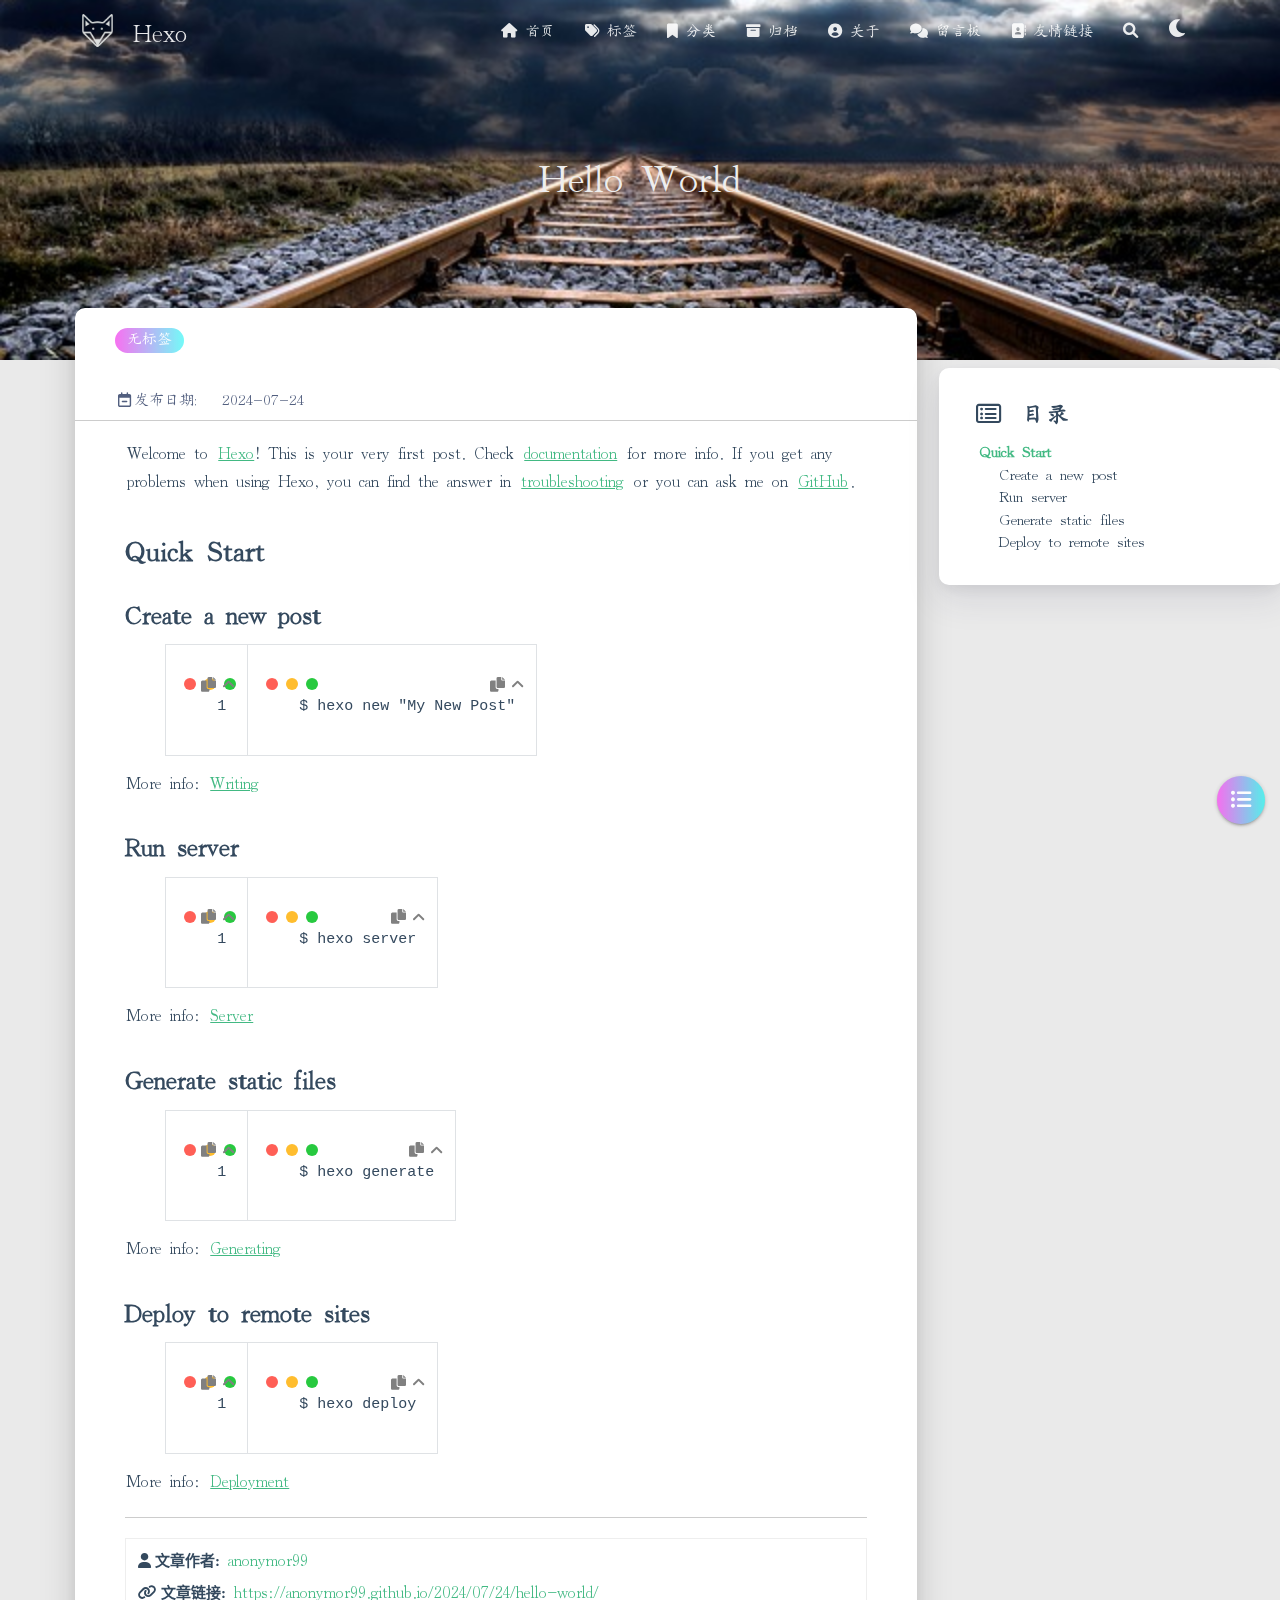
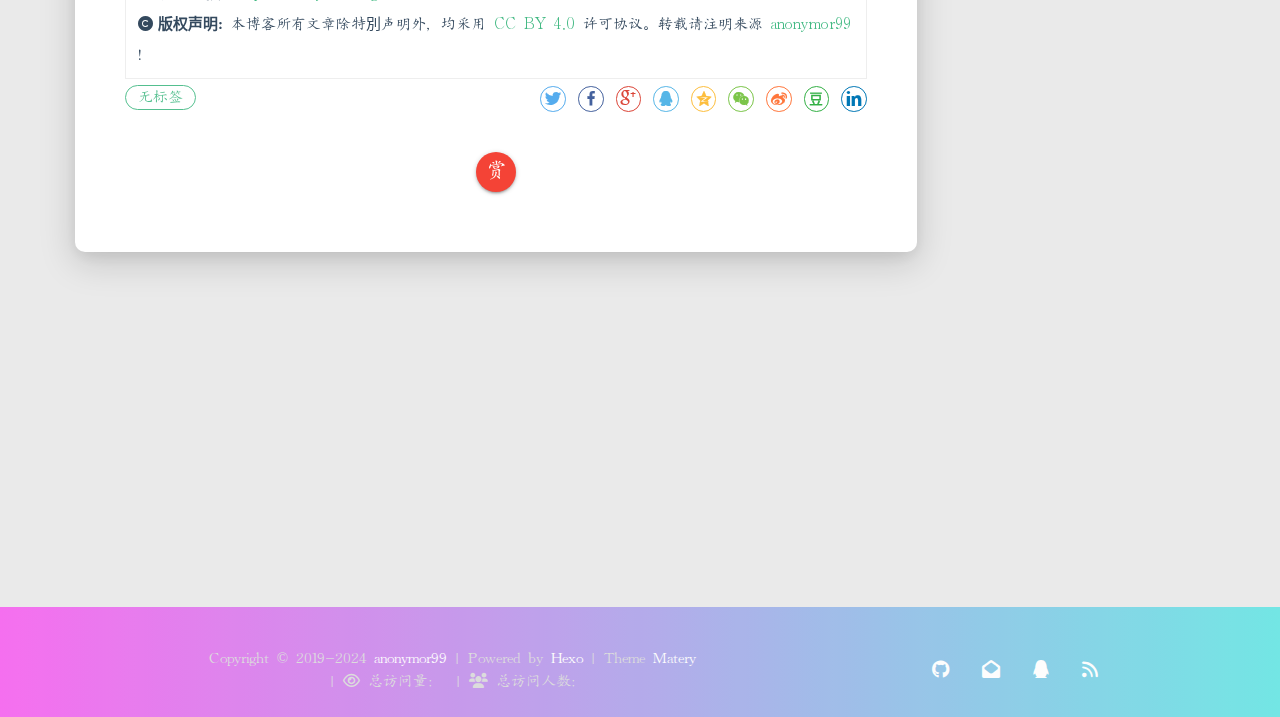
<file: 2024/07/24/hello-world/index.html>
<!DOCTYPE HTML>
<html lang="zh-CN">


<head>
    <meta charset="utf-8">
    <meta name="keywords" content="Hello World, Hexo">
    <meta name="description" content="Welcome to Hexo! This is your very first post. Check documentation for more info. If you get any problems when using Hex">
    <meta http-equiv="X-UA-Compatible" content="IE=edge">
    <meta name="viewport" content="width=device-width, initial-scale=1.0, user-scalable=no">
    <meta name="renderer" content="webkit|ie-stand|ie-comp">
    <meta name="mobile-web-app-capable" content="yes">
    <meta name="format-detection" content="telephone=no">
    <meta name="apple-mobile-web-app-capable" content="yes">
    <meta name="apple-mobile-web-app-status-bar-style" content="black-translucent">
    <meta name="referrer" content="no-referrer-when-downgrade">
    <!-- Global site tag (gtag.js) - Google Analytics -->


    <title>Hello World | Hexo</title>
    <link rel="icon" type="image/png" href="/favicon.png">
    


    <!-- bg-cover style     -->



<link rel="stylesheet" type="text/css" href="/libs/awesome/css/all.min.css">
<link rel="stylesheet" type="text/css" href="/libs/materialize/materialize.min.css">
<link rel="stylesheet" type="text/css" href="/libs/aos/aos.css">
<link rel="stylesheet" type="text/css" href="/libs/animate/animate.min.css">
<link rel="stylesheet" type="text/css" href="/libs/lightGallery/css/lightgallery.min.css">
<link rel="stylesheet" type="text/css" href="/css/matery.css">
<link rel="stylesheet" type="text/css" href="/css/my.css">
<link rel="stylesheet" type="text/css" href="/css/dark.css" media="none" onload="if(media!='all')media='all'">




    <link rel="stylesheet" href="/libs/tocbot/tocbot.css">
    <link rel="stylesheet" href="/css/post.css">




    
        <link rel="stylesheet" type="text/css" href="/css/reward.css">
    



    <script src="/libs/jquery/jquery-3.6.0.min.js"></script>

<meta name="generator" content="Hexo 7.3.0">
<style>.github-emoji { position: relative; display: inline-block; width: 1.2em; min-height: 1.2em; overflow: hidden; vertical-align: top; color: transparent; }  .github-emoji > span { position: relative; z-index: 10; }  .github-emoji img, .github-emoji .fancybox { margin: 0 !important; padding: 0 !important; border: none !important; outline: none !important; text-decoration: none !important; user-select: none !important; cursor: auto !important; }  .github-emoji img { height: 1.2em !important; width: 1.2em !important; position: absolute !important; left: 50% !important; top: 50% !important; transform: translate(-50%, -50%) !important; user-select: none !important; cursor: auto !important; } .github-emoji-fallback { color: inherit; } .github-emoji-fallback img { opacity: 0 !important; }</style>
</head>


<body>
    <header class="navbar-fixed">
    <nav id="headNav" class="bg-color nav-transparent">
        <div id="navContainer" class="nav-wrapper container">
            <div class="brand-logo">
                <a href="/" class="waves-effect waves-light">
                    
                    <img src="/medias/logo.png" class="logo-img" alt="LOGO">
                    
                    <span class="logo-span">Hexo</span>
                </a>
            </div>
            

<a href="#" data-target="mobile-nav" class="sidenav-trigger button-collapse"><i class="fas fa-bars"></i></a>
<ul class="right nav-menu">
  
  <li class="hide-on-med-and-down nav-item">
    
    <a href="/" class="waves-effect waves-light">
      
      <i class="fas fa-home" style="zoom: 0.6;"></i>
      
      <span>首页</span>
    </a>
    
  </li>
  
  <li class="hide-on-med-and-down nav-item">
    
    <a href="/tags" class="waves-effect waves-light">
      
      <i class="fas fa-tags" style="zoom: 0.6;"></i>
      
      <span>标签</span>
    </a>
    
  </li>
  
  <li class="hide-on-med-and-down nav-item">
    
    <a href="/categories" class="waves-effect waves-light">
      
      <i class="fas fa-bookmark" style="zoom: 0.6;"></i>
      
      <span>分类</span>
    </a>
    
  </li>
  
  <li class="hide-on-med-and-down nav-item">
    
    <a href="/archives" class="waves-effect waves-light">
      
      <i class="fas fa-archive" style="zoom: 0.6;"></i>
      
      <span>归档</span>
    </a>
    
  </li>
  
  <li class="hide-on-med-and-down nav-item">
    
    <a href="/about" class="waves-effect waves-light">
      
      <i class="fas fa-user-circle" style="zoom: 0.6;"></i>
      
      <span>关于</span>
    </a>
    
  </li>
  
  <li class="hide-on-med-and-down nav-item">
    
    <a href="/contact" class="waves-effect waves-light">
      
      <i class="fas fa-comments" style="zoom: 0.6;"></i>
      
      <span>留言板</span>
    </a>
    
  </li>
  
  <li class="hide-on-med-and-down nav-item">
    
    <a href="/friends" class="waves-effect waves-light">
      
      <i class="fas fa-address-book" style="zoom: 0.6;"></i>
      
      <span>友情链接</span>
    </a>
    
  </li>
  
  <li>
    <a href="#searchModal" class="modal-trigger waves-effect waves-light">
      <i id="searchIcon" class="fas fa-search" title="搜索" style="zoom: 0.85;"></i>
    </a>
  </li>
  <li>
    <a href="javascript:;" class="waves-effect waves-light" onclick="switchNightMode()" title="深色/浅色模式" >
      <i id="sum-moon-icon" class="fas fa-sun" style="zoom: 0.85;"></i>
    </a>
  </li>
</ul>


<div id="mobile-nav" class="side-nav sidenav">

    <div class="mobile-head bg-color">
        
        <img src="/medias/logo.png" class="logo-img circle responsive-img">
        
        <div class="logo-name">Hexo</div>
        <div class="logo-desc">
            
            Never really desperate, only the lost of the soul.
            
        </div>
    </div>

    <ul class="menu-list mobile-menu-list">
        
        <li class="m-nav-item">
	  
		<a href="/" class="waves-effect waves-light">
			
			    <i class="fa-fw fas fa-home"></i>
			
			首页
		</a>
          
        </li>
        
        <li class="m-nav-item">
	  
		<a href="/tags" class="waves-effect waves-light">
			
			    <i class="fa-fw fas fa-tags"></i>
			
			标签
		</a>
          
        </li>
        
        <li class="m-nav-item">
	  
		<a href="/categories" class="waves-effect waves-light">
			
			    <i class="fa-fw fas fa-bookmark"></i>
			
			分类
		</a>
          
        </li>
        
        <li class="m-nav-item">
	  
		<a href="/archives" class="waves-effect waves-light">
			
			    <i class="fa-fw fas fa-archive"></i>
			
			归档
		</a>
          
        </li>
        
        <li class="m-nav-item">
	  
		<a href="/about" class="waves-effect waves-light">
			
			    <i class="fa-fw fas fa-user-circle"></i>
			
			关于
		</a>
          
        </li>
        
        <li class="m-nav-item">
	  
		<a href="/contact" class="waves-effect waves-light">
			
			    <i class="fa-fw fas fa-comments"></i>
			
			留言板
		</a>
          
        </li>
        
        <li class="m-nav-item">
	  
		<a href="/friends" class="waves-effect waves-light">
			
			    <i class="fa-fw fas fa-address-book"></i>
			
			友情链接
		</a>
          
        </li>
        
        
        <li><div class="divider"></div></li>
        <li>
            <a href="https://github.com/blinkfox/hexo-theme-matery" class="waves-effect waves-light" target="_blank">
                <i class="fab fa-github-square fa-fw"></i>Fork Me
            </a>
        </li>
        
    </ul>
</div>


        </div>

        
            <style>
    .nav-transparent .github-corner {
        display: none !important;
    }

    .github-corner {
        position: absolute;
        z-index: 10;
        top: 0;
        right: 0;
        border: 0;
        transform: scale(1.1);
    }

    .github-corner svg {
        color: #0f9d58;
        fill: #fff;
        height: 64px;
        width: 64px;
    }

    .github-corner:hover .octo-arm {
        animation: a 0.56s ease-in-out;
    }

    .github-corner .octo-arm {
        animation: none;
    }

    @keyframes a {
        0%,
        to {
            transform: rotate(0);
        }
        20%,
        60% {
            transform: rotate(-25deg);
        }
        40%,
        80% {
            transform: rotate(10deg);
        }
    }
</style>

<a href="https://github.com/blinkfox/hexo-theme-matery" class="github-corner tooltipped hide-on-med-and-down" target="_blank"
   data-tooltip="Fork Me" data-position="left" data-delay="50">
    <svg viewBox="0 0 250 250" aria-hidden="true">
        <path d="M0,0 L115,115 L130,115 L142,142 L250,250 L250,0 Z"></path>
        <path d="M128.3,109.0 C113.8,99.7 119.0,89.6 119.0,89.6 C122.0,82.7 120.5,78.6 120.5,78.6 C119.2,72.0 123.4,76.3 123.4,76.3 C127.3,80.9 125.5,87.3 125.5,87.3 C122.9,97.6 130.6,101.9 134.4,103.2"
              fill="currentColor" style="transform-origin: 130px 106px;" class="octo-arm"></path>
        <path d="M115.0,115.0 C114.9,115.1 118.7,116.5 119.8,115.4 L133.7,101.6 C136.9,99.2 139.9,98.4 142.2,98.6 C133.8,88.0 127.5,74.4 143.8,58.0 C148.5,53.4 154.0,51.2 159.7,51.0 C160.3,49.4 163.2,43.6 171.4,40.1 C171.4,40.1 176.1,42.5 178.8,56.2 C183.1,58.6 187.2,61.8 190.9,65.4 C194.5,69.0 197.7,73.2 200.1,77.6 C213.8,80.2 216.3,84.9 216.3,84.9 C212.7,93.1 206.9,96.0 205.4,96.6 C205.1,102.4 203.0,107.8 198.3,112.5 C181.9,128.9 168.3,122.5 157.7,114.1 C157.9,116.9 156.7,120.9 152.7,124.9 L141.0,136.5 C139.8,137.7 141.6,141.9 141.8,141.8 Z"
              fill="currentColor" class="octo-body"></path>
    </svg>
</a>
        
    </nav>

</header>

    



<div class="bg-cover pd-header post-cover" style="background-image: url('/medias/featureimages/12.jpg')">
    <div class="container" style="right: 0px;left: 0px;">
        <div class="row">
            <div class="col s12 m12 l12">
                <div class="brand">
                    <h1 class="description center-align post-title">Hello World</h1>
                </div>
            </div>
        </div>
    </div>
</div>




<main class="post-container content">

    
    <div class="row">
    <div id="main-content" class="col s12 m12 l9">
        <!-- 文章内容详情 -->
<div id="artDetail">
    <div class="card">
        <div class="card-content article-info">
            <div class="row tag-cate">
                <div class="col s7">
                    
                          <div class="article-tag">
                            <span class="chip bg-color">无标签</span>
                          </div>
                    
                </div>
                <div class="col s5 right-align">
                    
                </div>
            </div>

            <div class="post-info">
                
                <div class="post-date info-break-policy">
                    <i class="far fa-calendar-minus fa-fw"></i>发布日期:&nbsp;&nbsp;
                    2024-07-24
                </div>
                

                

                

                

                
            </div>
        </div>
        <hr class="clearfix">

        
        <!-- 是否加载使用自带的 prismjs. -->
        <link rel="stylesheet" href="/libs/prism/prism.min.css">
        

        

        <div class="card-content article-card-content">
            <div id="articleContent">
                <p>Welcome to <a target="_blank" rel="noopener" href="https://hexo.io/">Hexo</a>! This is your very first post. Check <a target="_blank" rel="noopener" href="https://hexo.io/docs/">documentation</a> for more info. If you get any problems when using Hexo, you can find the answer in <a target="_blank" rel="noopener" href="https://hexo.io/docs/troubleshooting.html">troubleshooting</a> or you can ask me on <a target="_blank" rel="noopener" href="https://github.com/hexojs/hexo/issues">GitHub</a>.</p>
<h2 id="Quick-Start"><a href="#Quick-Start" class="headerlink" title="Quick Start"></a>Quick Start</h2><h3 id="Create-a-new-post"><a href="#Create-a-new-post" class="headerlink" title="Create a new post"></a>Create a new post</h3><figure class="highlight bash"><table><tbody><tr><td class="gutter"><pre><span class="line">1</span><br></pre></td><td class="code"><pre><span class="line">$ hexo new <span class="string">"My New Post"</span></span><br></pre></td></tr></tbody></table></figure>

<p>More info: <a target="_blank" rel="noopener" href="https://hexo.io/docs/writing.html">Writing</a></p>
<h3 id="Run-server"><a href="#Run-server" class="headerlink" title="Run server"></a>Run server</h3><figure class="highlight bash"><table><tbody><tr><td class="gutter"><pre><span class="line">1</span><br></pre></td><td class="code"><pre><span class="line">$ hexo server</span><br></pre></td></tr></tbody></table></figure>

<p>More info: <a target="_blank" rel="noopener" href="https://hexo.io/docs/server.html">Server</a></p>
<h3 id="Generate-static-files"><a href="#Generate-static-files" class="headerlink" title="Generate static files"></a>Generate static files</h3><figure class="highlight bash"><table><tbody><tr><td class="gutter"><pre><span class="line">1</span><br></pre></td><td class="code"><pre><span class="line">$ hexo generate</span><br></pre></td></tr></tbody></table></figure>

<p>More info: <a target="_blank" rel="noopener" href="https://hexo.io/docs/generating.html">Generating</a></p>
<h3 id="Deploy-to-remote-sites"><a href="#Deploy-to-remote-sites" class="headerlink" title="Deploy to remote sites"></a>Deploy to remote sites</h3><figure class="highlight bash"><table><tbody><tr><td class="gutter"><pre><span class="line">1</span><br></pre></td><td class="code"><pre><span class="line">$ hexo deploy</span><br></pre></td></tr></tbody></table></figure>

<p>More info: <a target="_blank" rel="noopener" href="https://hexo.io/docs/one-command-deployment.html">Deployment</a></p>

                
            </div>
            <hr/>

            

    <div class="reprint" id="reprint-statement">
        
            <div class="reprint__author">
                <span class="reprint-meta" style="font-weight: bold;">
                    <i class="fas fa-user">
                        文章作者:
                    </i>
                </span>
                <span class="reprint-info">
                    <a href="/about" rel="external nofollow noreferrer">anonymor99</a>
                </span>
            </div>
            <div class="reprint__type">
                <span class="reprint-meta" style="font-weight: bold;">
                    <i class="fas fa-link">
                        文章链接:
                    </i>
                </span>
                <span class="reprint-info">
                    <a href="https://anonymor99.github.io/2024/07/24/hello-world/">https://anonymor99.github.io/2024/07/24/hello-world/</a>
                </span>
            </div>
            <div class="reprint__notice">
                <span class="reprint-meta" style="font-weight: bold;">
                    <i class="fas fa-copyright">
                        版权声明:
                    </i>
                </span>
                <span class="reprint-info">
                    本博客所有文章除特別声明外，均采用
                    <a href="https://creativecommons.org/licenses/by/4.0/deed.zh" rel="external nofollow noreferrer" target="_blank">CC BY 4.0</a>
                    许可协议。转载请注明来源
                    <a href="/about" target="_blank">anonymor99</a>
                    !
                </span>
            </div>
        
    </div>

    <script async defer>
      document.addEventListener("copy", function (e) {
        let toastHTML = '<span>复制成功，请遵循本文的转载规则</span><button class="btn-flat toast-action" onclick="navToReprintStatement()" style="font-size: smaller">查看</a>';
        M.toast({html: toastHTML})
      });

      function navToReprintStatement() {
        $("html, body").animate({scrollTop: $("#reprint-statement").offset().top - 80}, 800);
      }
    </script>



            <div class="tag_share" style="display: block;">
                <div class="post-meta__tag-list" style="display: inline-block;">
                    
                        <div class="article-tag">
                            <span class="chip bg-color">无标签</span>
                        </div>
                    
                </div>
                <div class="post_share" style="zoom: 80%; width: fit-content; display: inline-block; float: right; margin: -0.15rem 0;">
                    <link rel="stylesheet" type="text/css" href="/libs/share/css/share.min.css">
<div id="article-share">

    
    <div class="social-share" data-sites="twitter,facebook,google,qq,qzone,wechat,weibo,douban,linkedin" data-wechat-qrcode-helper="<p>微信扫一扫即可分享！</p>"></div>
    <script src="/libs/share/js/social-share.min.js"></script>
    

    

</div>

                </div>
            </div>
            
                <div id="reward">
    <a href="#rewardModal" class="reward-link modal-trigger btn-floating btn-medium waves-effect waves-light red">赏</a>

    <!-- Modal Structure -->
    <div id="rewardModal" class="modal">
        <div class="modal-content">
            <a class="close modal-close"><i class="fas fa-times"></i></a>
            <h4 class="reward-title">你的赏识是我前进的动力</h4>
            <div class="reward-content">
                <div class="reward-tabs">
                    <ul class="tabs row">
                        <li class="tab col s6 alipay-tab waves-effect waves-light"><a href="#alipay">支付宝</a></li>
                        <li class="tab col s6 wechat-tab waves-effect waves-light"><a href="#wechat">微 信</a></li>
                    </ul>
                    <div id="alipay">
                        <img src="/medias/reward/alipay.jpg" class="reward-img" alt="支付宝打赏二维码">
                    </div>
                    <div id="wechat">
                        <img src="/medias/reward/wechat.png" class="reward-img" alt="微信打赏二维码">
                    </div>
                </div>
            </div>
        </div>
    </div>
</div>

<script>
    $(function () {
        $('.tabs').tabs();
    });
</script>

            
        </div>
    </div>

    

    

    

    

    

    

    

    

    

<article id="prenext-posts" class="prev-next articles">
    <div class="row article-row">
        
        <div class="article col s12 m6" data-aos="fade-up" data-aos="fade-up">
            <div class="article-badge left-badge text-color">
                <i class="far fa-dot-circle"></i>&nbsp;本篇
            </div>
            <div class="card">
                <a href="/2024/07/24/hello-world/">
                    <div class="card-image">
                        
                        
                        <img src="/medias/featureimages/12.jpg" class="responsive-img" alt="Hello World">
                        
                        <span class="card-title">Hello World</span>
                    </div>
                </a>
                <div class="card-content article-content">
                    <div class="summary block-with-text">
                        
                            
                        
                    </div>
                    <div class="publish-info">
                            <span class="publish-date">
                                <i class="far fa-clock fa-fw icon-date"></i>2024-07-24
                            </span>
                        <span class="publish-author">
                            
                            <i class="fas fa-user fa-fw"></i>
                            anonymor99
                            
                        </span>
                    </div>
                </div>

                
            </div>
        </div>
        
        
        <div class="article col s12 m6" data-aos="fade-up">
            <div class="article-badge right-badge text-color">
                本篇&nbsp;<i class="far fa-dot-circle"></i>
            </div>
            <div class="card">
                <a href="/2024/07/24/hello-world/">
                    <div class="card-image">
                        
                        
                        <img src="/medias/featureimages/12.jpg" class="responsive-img" alt="Hello World">
                        
                        <span class="card-title">Hello World</span>
                    </div>
                </a>
                <div class="card-content article-content">
                    <div class="summary block-with-text">
                        
                            
                        
                    </div>
                    <div class="publish-info">
                            <span class="publish-date">
                                <i class="far fa-clock fa-fw icon-date"></i>2024-07-24
                            </span>
                        <span class="publish-author">
                            
                            <i class="fas fa-user fa-fw"></i>
                            anonymor99
                            
                        </span>
                    </div>
                </div>

                
            </div>
        </div>
        
    </div>
</article>

</div>



<!-- 代码块功能依赖 -->
<script type="text/javascript" src="/libs/codeBlock/codeBlockFuction.js"></script>


  <!-- 是否加载使用自带的 prismjs. -->
  <script type="text/javascript" src="/libs/prism/prism.min.js"></script>


<!-- 代码语言 -->

<script type="text/javascript" src="/libs/codeBlock/codeLang.js"></script>


<!-- 代码块复制 -->

<script type="text/javascript" src="/libs/codeBlock/codeCopy.js"></script>


<!-- 代码块收缩 -->

<script type="text/javascript" src="/libs/codeBlock/codeShrink.js"></script>



    </div>
    <div id="toc-aside" class="expanded col l3 hide-on-med-and-down">
        <div class="toc-widget card" style="background-color: white;">
            <div class="toc-title"><i class="far fa-list-alt"></i>&nbsp;&nbsp;目录</div>
            <div id="toc-content"></div>
        </div>
    </div>
</div>

<!-- TOC 悬浮按钮. -->

<div id="floating-toc-btn" class="hide-on-med-and-down">
    <a class="btn-floating btn-large bg-color">
        <i class="fas fa-list-ul"></i>
    </a>
</div>


<script src="/libs/tocbot/tocbot.min.js"></script>
<script>
    $(function () {
        tocbot.init({
            tocSelector: '#toc-content',
            contentSelector: '#articleContent',
            headingsOffset: -($(window).height() * 0.4 - 45),
            collapseDepth: Number('0'),
            headingSelector: 'h2, h3, h4'
        });

        // Set scroll toc fixed.
        let tocHeight = parseInt($(window).height() * 0.4 - 64);
        let $tocWidget = $('.toc-widget');
        $(window).scroll(function () {
            let scroll = $(window).scrollTop();
            /* add post toc fixed. */
            if (scroll > tocHeight) {
                $tocWidget.addClass('toc-fixed');
            } else {
                $tocWidget.removeClass('toc-fixed');
            }
        });

        
        /* 修复文章卡片 div 的宽度. */
        let fixPostCardWidth = function (srcId, targetId) {
            let srcDiv = $('#' + srcId);
            if (srcDiv.length === 0) {
                return;
            }

            let w = srcDiv.width();
            if (w >= 450) {
                w = w + 21;
            } else if (w >= 350 && w < 450) {
                w = w + 18;
            } else if (w >= 300 && w < 350) {
                w = w + 16;
            } else {
                w = w + 14;
            }
            $('#' + targetId).width(w);
        };

        // 切换TOC目录展开收缩的相关操作.
        const expandedClass = 'expanded';
        let $tocAside = $('#toc-aside');
        let $mainContent = $('#main-content');
        $('#floating-toc-btn .btn-floating').click(function () {
            if ($tocAside.hasClass(expandedClass)) {
                $tocAside.removeClass(expandedClass).hide();
                $mainContent.removeClass('l9');
            } else {
                $tocAside.addClass(expandedClass).show();
                $mainContent.addClass('l9');
            }
            fixPostCardWidth('artDetail', 'prenext-posts');
        });
        
    });
</script>

    

</main>




    <footer class="page-footer bg-color">
    
        <link rel="stylesheet" href="/libs/aplayer/APlayer.min.css">
<style>
    .aplayer .aplayer-lrc p {
        
        display: none;
        
        font-size: 12px;
        font-weight: 700;
        line-height: 16px !important;
    }

    .aplayer .aplayer-lrc p.aplayer-lrc-current {
        
        display: none;
        
        font-size: 15px;
        color: #42b983;
    }

    
    .aplayer.aplayer-fixed.aplayer-narrow .aplayer-body {
        left: -66px !important;
    }

    .aplayer.aplayer-fixed.aplayer-narrow .aplayer-body:hover {
        left: 0px !important;
    }

    
</style>
<div class="">
    
    <div class="row">
        <meting-js class="col l8 offset-l2 m10 offset-m1 s12"
                   server="netease"
                   type="playlist"
                   id="503838841"
                   fixed='true'
                   autoplay='false'
                   theme='#42b983'
                   loop='all'
                   order='random'
                   preload='auto'
                   volume='0.7'
                   list-folded='true'
        >
        </meting-js>
    </div>
</div>

<script src="/libs/aplayer/APlayer.min.js"></script>
<script src="/libs/aplayer/Meting.min.js"></script>

    

    <div class="container row center-align"
         style="margin-bottom: 0px !important;">
        <div class="col s12 m8 l8 copy-right">
            Copyright&nbsp;&copy;
            
                <span id="year">2019-2024</span>
            
            <a href="/about" target="_blank">anonymor99</a>
            |&nbsp;Powered by&nbsp;<a href="https://hexo.io/" target="_blank">Hexo</a>
            |&nbsp;Theme&nbsp;<a href="https://github.com/blinkfox/hexo-theme-matery" target="_blank">Matery</a>
            
            <br>
            
            
            
                
            
            
                <span id="busuanzi_container_site_pv">
                &nbsp;|&nbsp;<i class="far fa-eye"></i>&nbsp;总访问量:&nbsp;
                    <span id="busuanzi_value_site_pv" class="white-color"></span>
            </span>
            
            
                <span id="busuanzi_container_site_uv">
                &nbsp;|&nbsp;<i class="fas fa-users"></i>&nbsp;总访问人数:&nbsp;
                    <span id="busuanzi_value_site_uv" class="white-color"></span>
            </span>
            
            <br>

            <!-- 运行天数提醒. -->
            
            <br>
            
        </div>
        <div class="col s12 m4 l4 social-link social-statis">
    <a href="https://github.com/blinkfox" class="tooltipped" target="_blank" data-tooltip="访问我的GitHub" data-position="top" data-delay="50">
        <i class="fab fa-github"></i>
    </a>



    <a href="mailto:1181062873@qq.com" class="tooltipped" target="_blank" data-tooltip="邮件联系我" data-position="top" data-delay="50">
        <i class="fas fa-envelope-open"></i>
    </a>







    <a href="tencent://AddContact/?fromId=50&fromSubId=1&subcmd=all&uin=1181062873" class="tooltipped" target="_blank" data-tooltip="QQ联系我: 1181062873" data-position="top" data-delay="50">
        <i class="fab fa-qq"></i>
    </a>







    <a href="/atom.xml" class="tooltipped" target="_blank" data-tooltip="RSS 订阅" data-position="top" data-delay="50">
        <i class="fas fa-rss"></i>
    </a>

</div>
    </div>
</footer>

<div class="progress-bar"></div>


    <!-- 搜索遮罩框 -->
<div id="searchModal" class="modal">
    <div class="modal-content">
        <div class="search-header">
            <span class="title"><i class="fas fa-search"></i>&nbsp;&nbsp;搜索</span>
            <input type="search" id="searchInput" name="s" placeholder="请输入搜索的关键字"
                   class="search-input">
        </div>
        <div id="searchResult"></div>
    </div>
</div>

<script type="text/javascript">
$(function () {
    var searchFunc = function (path, search_id, content_id) {
        'use strict';
        $.ajax({
            url: path,
            dataType: "xml",
            success: function (xmlResponse) {
                // get the contents from search data
                var datas = $("entry", xmlResponse).map(function () {
                    return {
                        title: $("title", this).text(),
                        content: $("content", this).text(),
                        url: $("url", this).text()
                    };
                }).get();
                var $input = document.getElementById(search_id);
                var $resultContent = document.getElementById(content_id);
                $input.addEventListener('input', function () {
                    var str = '<ul class=\"search-result-list\">';
                    var keywords = this.value.trim().toLowerCase().split(/[\s\-]+/);
                    $resultContent.innerHTML = "";
                    if (this.value.trim().length <= 0) {
                        return;
                    }
                    // perform local searching
                    datas.forEach(function (data) {
                        var isMatch = true;
                        var data_title = data.title.trim().toLowerCase();
                        var data_content = data.content.trim().replace(/<[^>]+>/g, "").toLowerCase();
                        var data_url = data.url;
                        data_url = data_url.indexOf('/') === 0 ? data.url : '/' + data_url;
                        var index_title = -1;
                        var index_content = -1;
                        var first_occur = -1;
                        // only match artiles with not empty titles and contents
                        if (data_title !== '' && data_content !== '') {
                            keywords.forEach(function (keyword, i) {
                                index_title = data_title.indexOf(keyword);
                                index_content = data_content.indexOf(keyword);
                                if (index_title < 0 && index_content < 0) {
                                    isMatch = false;
                                } else {
                                    if (index_content < 0) {
                                        index_content = 0;
                                    }
                                    if (i === 0) {
                                        first_occur = index_content;
                                    }
                                }
                            });
                        }
                        // show search results
                        if (isMatch) {
                            str += "<li><a href='" + data_url + "' class='search-result-title'>" + data_title + "</a>";
                            var content = data.content.trim().replace(/<[^>]+>/g, "");
                            if (first_occur >= 0) {
                                // cut out 100 characters
                                var start = first_occur - 20;
                                var end = first_occur + 80;
                                if (start < 0) {
                                    start = 0;
                                }
                                if (start === 0) {
                                    end = 100;
                                }
                                if (end > content.length) {
                                    end = content.length;
                                }
                                var match_content = content.substr(start, end);
                                // highlight all keywords
                                keywords.forEach(function (keyword) {
                                    var regS = new RegExp(keyword, "gi");
                                    match_content = match_content.replace(regS, "<em class=\"search-keyword\">" + keyword + "</em>");
                                });

                                str += "<p class=\"search-result\">" + match_content + "...</p>"
                            }
                            str += "</li>";
                        }
                    });
                    str += "</ul>";
                    $resultContent.innerHTML = str;
                });
            }
        });
    };

    searchFunc('/search.xml', 'searchInput', 'searchResult');
});
</script>

    <!-- 白天和黑夜主题 -->
<div class="stars-con">
    <div id="stars"></div>
    <div id="stars2"></div>
    <div id="stars3"></div>  
</div>

<script>
    function switchNightMode() {
        $('<div class="Cuteen_DarkSky"><div class="Cuteen_DarkPlanet"></div></div>').appendTo($('body')),
        setTimeout(function () {
            $('body').hasClass('DarkMode') 
            ? ($('body').removeClass('DarkMode'), localStorage.setItem('isDark', '0'), $('#sum-moon-icon').removeClass("fa-sun").addClass('fa-moon')) 
            : ($('body').addClass('DarkMode'), localStorage.setItem('isDark', '1'), $('#sum-moon-icon').addClass("fa-sun").removeClass('fa-moon')),
            
            setTimeout(function () {
            $('.Cuteen_DarkSky').fadeOut(1e3, function () {
                $(this).remove()
            })
            }, 2e3)
        })
    }
</script>

    <!-- 回到顶部按钮 -->
<div id="backTop" class="top-scroll">
    <a class="btn-floating btn-large waves-effect waves-light" href="#!">
        <i class="fas fa-arrow-up"></i>
    </a>
</div>


    <script src="/libs/materialize/materialize.min.js"></script>
    <script src="/libs/masonry/masonry.pkgd.min.js"></script>
    <script src="/libs/aos/aos.js"></script>
    <script src="/libs/scrollprogress/scrollProgress.min.js"></script>
    <script src="/libs/lightGallery/js/lightgallery-all.min.js"></script>
    <script src="/js/matery.js"></script>

    

    
    
    

    <!-- 雪花特效 -->
    

    <!-- 鼠标星星特效 -->
    

     
        <script src="https://ssl.captcha.qq.com/TCaptcha.js"></script>
        <script src="/libs/others/TencentCaptcha.js"></script>
        <button id="TencentCaptcha" data-appid="xxxxxxxxxx" data-cbfn="callback" type="button" hidden></button>
    

    <!-- Baidu Analytics -->

    <!-- Baidu Push -->

<script>
    (function () {
        var bp = document.createElement('script');
        var curProtocol = window.location.protocol.split(':')[0];
        if (curProtocol === 'https') {
            bp.src = 'https://zz.bdstatic.com/linksubmit/push.js';
        } else {
            bp.src = 'http://push.zhanzhang.baidu.com/push.js';
        }
        var s = document.getElementsByTagName("script")[0];
        s.parentNode.insertBefore(bp, s);
    })();
</script>

    
    <script src="/libs/others/clicklove.js" async="async"></script>
    
    
    <script async src="/libs/others/busuanzi.pure.mini.js"></script>
    

    

    

    <!--腾讯兔小巢-->
    
    

    

    

    
    <script src="/libs/instantpage/instantpage.js" type="module"></script>
    

</body>

</html>
</file>
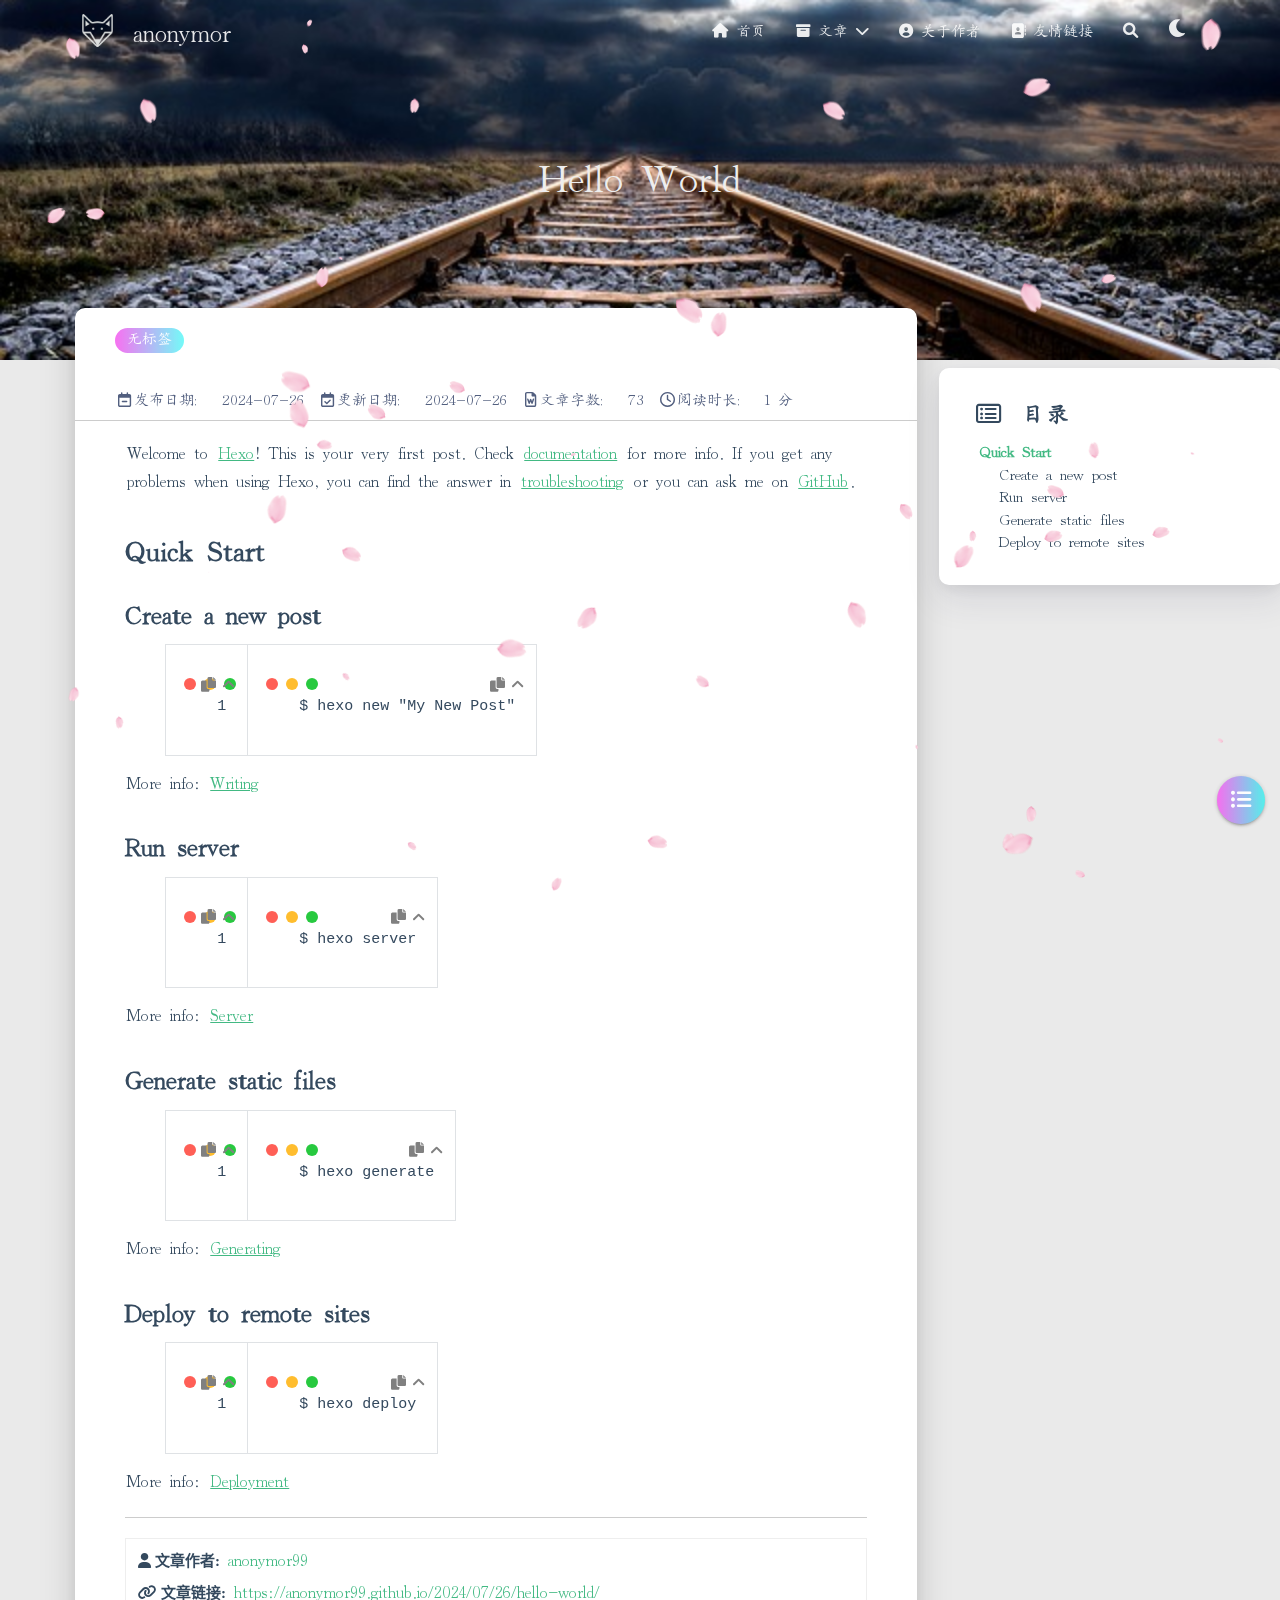
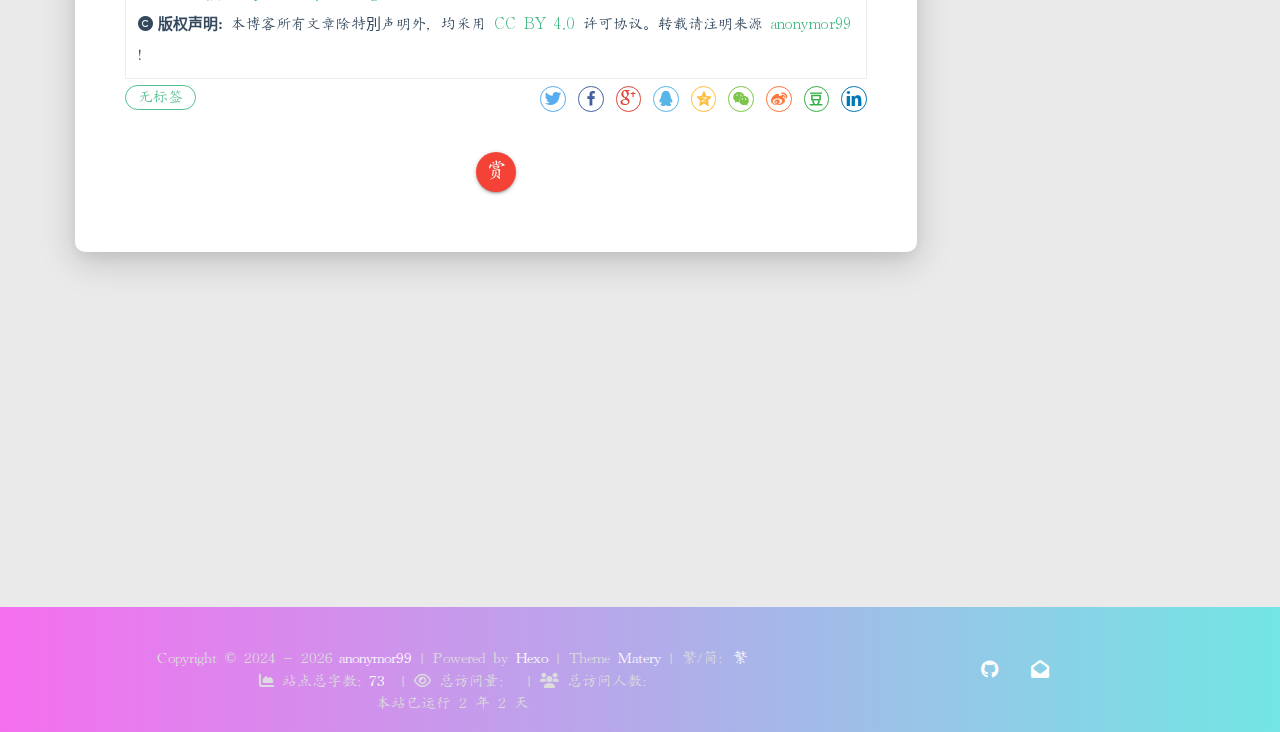
<file: 2024/07/26/hello-world/index.html>
<!DOCTYPE HTML>
<html lang="zh-CN">


<head>
    <meta charset="utf-8">
    <meta name="keywords" content="Hello World, anonymor">
    <meta name="description" content="Welcome to Hexo! This is your very first post. Check documentation for more info. If you get any problems when using Hex">
    <meta http-equiv="X-UA-Compatible" content="IE=edge">
    <meta name="viewport" content="width=device-width, initial-scale=1.0, user-scalable=no">
    <meta name="renderer" content="webkit|ie-stand|ie-comp">
    <meta name="mobile-web-app-capable" content="yes">
    <meta name="format-detection" content="telephone=no">
    <meta name="apple-mobile-web-app-capable" content="yes">
    <meta name="apple-mobile-web-app-status-bar-style" content="black-translucent">
    <meta name="referrer" content="no-referrer-when-downgrade">
    <!-- Global site tag (gtag.js) - Google Analytics -->


    <title>Hello World | anonymor</title>
    <link rel="icon" type="image/png" href="/favicon.png">
    


    <!-- bg-cover style     -->



<link rel="stylesheet" type="text/css" href="/libs/awesome/css/all.min.css">
<link rel="stylesheet" type="text/css" href="/libs/materialize/materialize.min.css">
<link rel="stylesheet" type="text/css" href="/libs/aos/aos.css">
<link rel="stylesheet" type="text/css" href="/libs/animate/animate.min.css">
<link rel="stylesheet" type="text/css" href="/libs/lightGallery/css/lightgallery.min.css">
<link rel="stylesheet" type="text/css" href="/css/matery.css">
<link rel="stylesheet" type="text/css" href="/css/my.css">
<link rel="stylesheet" type="text/css" href="/css/dark.css" media="none" onload="if(media!='all')media='all'">




    <link rel="stylesheet" href="/libs/tocbot/tocbot.css">
    <link rel="stylesheet" href="/css/post.css">




    
        <link rel="stylesheet" type="text/css" href="/css/reward.css">
    



    <script src="/libs/jquery/jquery-3.6.0.min.js"></script>

<meta name="generator" content="Hexo 7.3.0">
<style>.github-emoji { position: relative; display: inline-block; width: 1.2em; min-height: 1.2em; overflow: hidden; vertical-align: top; color: transparent; }  .github-emoji > span { position: relative; z-index: 10; }  .github-emoji img, .github-emoji .fancybox { margin: 0 !important; padding: 0 !important; border: none !important; outline: none !important; text-decoration: none !important; user-select: none !important; cursor: auto !important; }  .github-emoji img { height: 1.2em !important; width: 1.2em !important; position: absolute !important; left: 50% !important; top: 50% !important; transform: translate(-50%, -50%) !important; user-select: none !important; cursor: auto !important; } .github-emoji-fallback { color: inherit; } .github-emoji-fallback img { opacity: 0 !important; }</style>
</head>


 
    <style type="text/css" lang="css">
    #loading-container{
        position: fixed;
        top: 0;
        left: 0;
        min-height: 100vh;
        width: 100vw;
        z-index: 9999;
        display: flex;
        flex-direction: column;
        justify-content: center;
        align-items: center;
        background: #FFF;
        text-align: center;
        /* loader页面消失采用渐隐的方式*/
        -webkit-transition: opacity 1s ease;
        -moz-transition: opacity 1s ease;
        -o-transition: opacity 1s ease;
        transition: opacity 1s ease;
    }
    .loading-image{
        width: 120px;
        height: 50px;
        transform: translate(-50%);
    }

    .loading-image div:nth-child(2) {
        -webkit-animation: pacman-balls 1s linear 0s infinite;
        animation: pacman-balls 1s linear 0s infinite
    }

    .loading-image div:nth-child(3) {
        -webkit-animation: pacman-balls 1s linear .33s infinite;
        animation: pacman-balls 1s linear .33s infinite
    }

    .loading-image div:nth-child(4) {
        -webkit-animation: pacman-balls 1s linear .66s infinite;
        animation: pacman-balls 1s linear .66s infinite
    }

    .loading-image div:nth-child(5) {
        -webkit-animation: pacman-balls 1s linear .99s infinite;
        animation: pacman-balls 1s linear .99s infinite
    }

    .loading-image div:first-of-type {
        width: 0;
        height: 0;
        border: 25px solid #49b1f5;
        border-right-color: transparent;
        border-radius: 25px;
        -webkit-animation: rotate_pacman_half_up .5s 0s infinite;
        animation: rotate_pacman_half_up .5s 0s infinite;
    }
    .loading-image div:nth-child(2) {
        width: 0;
        height: 0;
        border: 25px solid #49b1f5;
        border-right-color: transparent;
        border-radius: 25px;
        -webkit-animation: rotate_pacman_half_down .5s 0s infinite;
        animation: rotate_pacman_half_down .5s 0s infinite;
        margin-top: -50px;
    }
    @-webkit-keyframes rotate_pacman_half_up {0% {transform: rotate(270deg)}50% {transform: rotate(1turn)}to {transform: rotate(270deg)}}

    @keyframes rotate_pacman_half_up {0% {transform: rotate(270deg)}50% {transform: rotate(1turn)}to {transform: rotate(270deg)}}

    @-webkit-keyframes rotate_pacman_half_down {0% {transform: rotate(90deg)}50% {transform: rotate(0deg)}to {transform: rotate(90deg)}}

    @keyframes rotate_pacman_half_down {0% {transform: rotate(90deg)}50% {transform: rotate(0deg)}to {transform: rotate(90deg)}}

    @-webkit-keyframes pacman-balls {75% {opacity: .7}to {transform: translate(-100px, -6.25px)}}

    @keyframes pacman-balls {75% {opacity: .7}to {transform: translate(-100px, -6.25px)}}


    .loading-image div:nth-child(3),
    .loading-image div:nth-child(4),
    .loading-image div:nth-child(5),
    .loading-image div:nth-child(6){
        background-color: #49b1f5;
        width: 15px;
        height: 15px;
        border-radius: 100%;
        margin: 2px;
        width: 10px;
        height: 10px;
        position: absolute;
        transform: translateY(-6.25px);
        top: 25px;
        left: 100px;
    }
    .loading-text{
        margin-bottom: 20vh;
        text-align: center;
        color: #2c3e50;
        font-size: 2rem;
        box-sizing: border-box;
        padding: 0 10px;
        text-shadow: 0 2px 10px rgba(0,0,0,0.2);
    }
    @media only screen and (max-width: 500px) {
        .loading-text{
            font-size: 1.5rem;
        }
    }
    .fadeout {
        opacity: 0;
        filter: alpha(opacity=0);
    }
    /* logo出现动画 */
    @-webkit-keyframes fadeInDown{0%{opacity:0;-webkit-transform:translate3d(0,-100%,0);transform:translate3d(0,-100%,0)}100%{opacity:1;-webkit-transform:none;transform:none}}
    @keyframes fadeInDown{0%{opacity:0;-webkit-transform:translate3d(0,-100%,0);}}
</style>
<script>
    (function () {
        const loaded = function(){
            setTimeout(function(){
                const loader = document.getElementById("loading-container");
                loader.className="fadeout" ;//使用渐隐的方法淡出loading page
                // document.getElementById("body-wrap").style.display="flex";
                setTimeout(function(){
                    loader.style.display="none";
                },2500);
            },1000);//强制显示loading page 1s
        };
        loaded();
    })()
</script>

<!--来源: 斯莫笔记-->
<!--文章作者: Small-Rose-->
<!--文章链接: https://notes.zhangxiaocai.cn/posts/7496029d.html-->
<!--本文章著作权归作者所有，任何形式的转载都请注明出处。-->
 
<body>
    
        <div id="loading-container">
            <p class="loading-text">页面正在赶来的路上……</p>
            <div class="loading-image">
                <div></div>
                <div></div>
                <div></div>
                <div></div>
                <div></div>
            </div>
        </div>
    

    <header class="navbar-fixed">
    <nav id="headNav" class="bg-color nav-transparent">
        <div id="navContainer" class="nav-wrapper container">
            <div class="brand-logo">
                <a href="/" class="waves-effect waves-light">
                    
                    <img src="/medias/logo.png" class="logo-img" alt="LOGO">
                    
                    <span class="logo-span">anonymor</span>
                </a>
            </div>
            

<a href="#" data-target="mobile-nav" class="sidenav-trigger button-collapse"><i class="fas fa-bars"></i></a>
<ul class="right nav-menu">
  
  <li class="hide-on-med-and-down nav-item">
    
    <a href="/" class="waves-effect waves-light">
      
      <i class="fas fa-home" style="zoom: 0.6;"></i>
      
      <span>首页</span>
    </a>
    
  </li>
  
  <li class="hide-on-med-and-down nav-item">
    
    <a href="/archives" class="waves-effect waves-light">

      
      <i class="fas fa-archive" style="zoom: 0.6;"></i>
      
      <span>文章</span>
      <i class="fas fa-chevron-down" aria-hidden="true" style="zoom: 0.6;"></i>
    </a>
    <ul class="sub-nav menus_item_child ">
      
      <li>
        <a href="/tags">
          
          <i class="fas fa-tags" style="margin-top: -20px; zoom: 0.6;"></i>
          
          <span>Tags</span>
        </a>
      </li>
      
      <li>
        <a href="/categories">
          
          <i class="fas fa-bookmark" style="margin-top: -20px; zoom: 0.6;"></i>
          
          <span>Categories</span>
        </a>
      </li>
      
    </ul>
    
  </li>
  
  <li class="hide-on-med-and-down nav-item">
    
    <a href="/about" class="waves-effect waves-light">
      
      <i class="fas fa-user-circle" style="zoom: 0.6;"></i>
      
      <span>关于作者</span>
    </a>
    
  </li>
  
  <li class="hide-on-med-and-down nav-item">
    
    <a href="/friends" class="waves-effect waves-light">
      
      <i class="fas fa-address-book" style="zoom: 0.6;"></i>
      
      <span>友情链接</span>
    </a>
    
  </li>
  
  <li>
    <a href="#searchModal" class="modal-trigger waves-effect waves-light">
      <i id="searchIcon" class="fas fa-search" title="搜索" style="zoom: 0.85;"></i>
    </a>
  </li>
  <li>
    <a href="javascript:;" class="waves-effect waves-light" onclick="switchNightMode()" title="深色/浅色模式" >
      <i id="sum-moon-icon" class="fas fa-sun" style="zoom: 0.85;"></i>
    </a>
  </li>
</ul>


<div id="mobile-nav" class="side-nav sidenav">

    <div class="mobile-head bg-color">
        
        <img src="/medias/logo.png" class="logo-img circle responsive-img">
        
        <div class="logo-name">anonymor</div>
        <div class="logo-desc">
            
            Never really desperate, only the lost of the soul.
            
        </div>
    </div>

    <ul class="menu-list mobile-menu-list">
        
        <li class="m-nav-item">
	  
		<a href="/" class="waves-effect waves-light">
			
			    <i class="fa-fw fas fa-home"></i>
			
			首页
		</a>
          
        </li>
        
        <li class="m-nav-item">
	  
		<a href="javascript:;">
			
				<i class="fa-fw fas fa-archive"></i>
			
			文章
			<span class="m-icon"><i class="fas fa-chevron-right"></i></span>
		</a>
            <ul  style="background:  ;" >
              
                <li>

                  <a href="/tags " style="margin-left:75px">
				  
				   <i class="fa fas fa-tags" style="position: absolute;left:50px" ></i>
			      
		          <span>Tags</span>
                  </a>
                </li>
              
                <li>

                  <a href="/categories " style="margin-left:75px">
				  
				   <i class="fa fas fa-bookmark" style="position: absolute;left:50px" ></i>
			      
		          <span>Categories</span>
                  </a>
                </li>
              
            </ul>
          
        </li>
        
        <li class="m-nav-item">
	  
		<a href="/about" class="waves-effect waves-light">
			
			    <i class="fa-fw fas fa-user-circle"></i>
			
			关于作者
		</a>
          
        </li>
        
        <li class="m-nav-item">
	  
		<a href="/friends" class="waves-effect waves-light">
			
			    <i class="fa-fw fas fa-address-book"></i>
			
			友情链接
		</a>
          
        </li>
        
        
        <li><div class="divider"></div></li>
        <li>
            <a href="https://github.com/blinkfox/hexo-theme-matery" class="waves-effect waves-light" target="_blank">
                <i class="fab fa-github-square fa-fw"></i>Fork Me
            </a>
        </li>
        
    </ul>
</div>


        </div>

        
            <style>
    .nav-transparent .github-corner {
        display: none !important;
    }

    .github-corner {
        position: absolute;
        z-index: 10;
        top: 0;
        right: 0;
        border: 0;
        transform: scale(1.1);
    }

    .github-corner svg {
        color: #0f9d58;
        fill: #fff;
        height: 64px;
        width: 64px;
    }

    .github-corner:hover .octo-arm {
        animation: a 0.56s ease-in-out;
    }

    .github-corner .octo-arm {
        animation: none;
    }

    @keyframes a {
        0%,
        to {
            transform: rotate(0);
        }
        20%,
        60% {
            transform: rotate(-25deg);
        }
        40%,
        80% {
            transform: rotate(10deg);
        }
    }
</style>

<a href="https://github.com/blinkfox/hexo-theme-matery" class="github-corner tooltipped hide-on-med-and-down" target="_blank"
   data-tooltip="Fork Me" data-position="left" data-delay="50">
    <svg viewBox="0 0 250 250" aria-hidden="true">
        <path d="M0,0 L115,115 L130,115 L142,142 L250,250 L250,0 Z"></path>
        <path d="M128.3,109.0 C113.8,99.7 119.0,89.6 119.0,89.6 C122.0,82.7 120.5,78.6 120.5,78.6 C119.2,72.0 123.4,76.3 123.4,76.3 C127.3,80.9 125.5,87.3 125.5,87.3 C122.9,97.6 130.6,101.9 134.4,103.2"
              fill="currentColor" style="transform-origin: 130px 106px;" class="octo-arm"></path>
        <path d="M115.0,115.0 C114.9,115.1 118.7,116.5 119.8,115.4 L133.7,101.6 C136.9,99.2 139.9,98.4 142.2,98.6 C133.8,88.0 127.5,74.4 143.8,58.0 C148.5,53.4 154.0,51.2 159.7,51.0 C160.3,49.4 163.2,43.6 171.4,40.1 C171.4,40.1 176.1,42.5 178.8,56.2 C183.1,58.6 187.2,61.8 190.9,65.4 C194.5,69.0 197.7,73.2 200.1,77.6 C213.8,80.2 216.3,84.9 216.3,84.9 C212.7,93.1 206.9,96.0 205.4,96.6 C205.1,102.4 203.0,107.8 198.3,112.5 C181.9,128.9 168.3,122.5 157.7,114.1 C157.9,116.9 156.7,120.9 152.7,124.9 L141.0,136.5 C139.8,137.7 141.6,141.9 141.8,141.8 Z"
              fill="currentColor" class="octo-body"></path>
    </svg>
</a>
        
    </nav>

</header>

    



<div class="bg-cover pd-header post-cover" style="background-image: url('/medias/featureimages/12.jpg')">
    <div class="container" style="right: 0px;left: 0px;">
        <div class="row">
            <div class="col s12 m12 l12">
                <div class="brand">
                    <h1 class="description center-align post-title">Hello World</h1>
                </div>
            </div>
        </div>
    </div>
</div>




<main class="post-container content">

    
    <div class="row">
    <div id="main-content" class="col s12 m12 l9">
        <!-- 文章内容详情 -->
<div id="artDetail">
    <div class="card">
        <div class="card-content article-info">
            <div class="row tag-cate">
                <div class="col s7">
                    
                          <div class="article-tag">
                            <span class="chip bg-color">无标签</span>
                          </div>
                    
                </div>
                <div class="col s5 right-align">
                    
                </div>
            </div>

            <div class="post-info">
                
                <div class="post-date info-break-policy">
                    <i class="far fa-calendar-minus fa-fw"></i>发布日期:&nbsp;&nbsp;
                    2024-07-26
                </div>
                

                
                <div class="post-date info-break-policy">
                    <i class="far fa-calendar-check fa-fw"></i>更新日期:&nbsp;&nbsp;
                    2024-07-26
                </div>
                

                
                <div class="info-break-policy">
                    <i class="far fa-file-word fa-fw"></i>文章字数:&nbsp;&nbsp;
                    73
                </div>
                

                
                <div class="info-break-policy">
                    <i class="far fa-clock fa-fw"></i>阅读时长:&nbsp;&nbsp;
                    1 分
                </div>
                

                
            </div>
        </div>
        <hr class="clearfix">

        
        <!-- 是否加载使用自带的 prismjs. -->
        <link rel="stylesheet" href="/libs/prism/prism.min.css">
        

        

        <div class="card-content article-card-content">
            <div id="articleContent">
                <p>Welcome to <a target="_blank" rel="noopener" href="https://hexo.io/">Hexo</a>! This is your very first post. Check <a target="_blank" rel="noopener" href="https://hexo.io/docs/">documentation</a> for more info. If you get any problems when using Hexo, you can find the answer in <a target="_blank" rel="noopener" href="https://hexo.io/docs/troubleshooting.html">troubleshooting</a> or you can ask me on <a target="_blank" rel="noopener" href="https://github.com/hexojs/hexo/issues">GitHub</a>.</p>
<h2 id="Quick-Start"><a href="#Quick-Start" class="headerlink" title="Quick Start"></a>Quick Start</h2><h3 id="Create-a-new-post"><a href="#Create-a-new-post" class="headerlink" title="Create a new post"></a>Create a new post</h3><figure class="highlight bash"><table><tbody><tr><td class="gutter"><pre><span class="line">1</span><br></pre></td><td class="code"><pre><span class="line">$ hexo new <span class="string">"My New Post"</span></span><br></pre></td></tr></tbody></table></figure>

<p>More info: <a target="_blank" rel="noopener" href="https://hexo.io/docs/writing.html">Writing</a></p>
<h3 id="Run-server"><a href="#Run-server" class="headerlink" title="Run server"></a>Run server</h3><figure class="highlight bash"><table><tbody><tr><td class="gutter"><pre><span class="line">1</span><br></pre></td><td class="code"><pre><span class="line">$ hexo server</span><br></pre></td></tr></tbody></table></figure>

<p>More info: <a target="_blank" rel="noopener" href="https://hexo.io/docs/server.html">Server</a></p>
<h3 id="Generate-static-files"><a href="#Generate-static-files" class="headerlink" title="Generate static files"></a>Generate static files</h3><figure class="highlight bash"><table><tbody><tr><td class="gutter"><pre><span class="line">1</span><br></pre></td><td class="code"><pre><span class="line">$ hexo generate</span><br></pre></td></tr></tbody></table></figure>

<p>More info: <a target="_blank" rel="noopener" href="https://hexo.io/docs/generating.html">Generating</a></p>
<h3 id="Deploy-to-remote-sites"><a href="#Deploy-to-remote-sites" class="headerlink" title="Deploy to remote sites"></a>Deploy to remote sites</h3><figure class="highlight bash"><table><tbody><tr><td class="gutter"><pre><span class="line">1</span><br></pre></td><td class="code"><pre><span class="line">$ hexo deploy</span><br></pre></td></tr></tbody></table></figure>

<p>More info: <a target="_blank" rel="noopener" href="https://hexo.io/docs/one-command-deployment.html">Deployment</a></p>

                
            </div>
            <hr/>

            

    <div class="reprint" id="reprint-statement">
        
            <div class="reprint__author">
                <span class="reprint-meta" style="font-weight: bold;">
                    <i class="fas fa-user">
                        文章作者:
                    </i>
                </span>
                <span class="reprint-info">
                    <a href="/about" rel="external nofollow noreferrer">anonymor99</a>
                </span>
            </div>
            <div class="reprint__type">
                <span class="reprint-meta" style="font-weight: bold;">
                    <i class="fas fa-link">
                        文章链接:
                    </i>
                </span>
                <span class="reprint-info">
                    <a href="https://anonymor99.github.io/2024/07/26/hello-world/">https://anonymor99.github.io/2024/07/26/hello-world/</a>
                </span>
            </div>
            <div class="reprint__notice">
                <span class="reprint-meta" style="font-weight: bold;">
                    <i class="fas fa-copyright">
                        版权声明:
                    </i>
                </span>
                <span class="reprint-info">
                    本博客所有文章除特別声明外，均采用
                    <a href="https://creativecommons.org/licenses/by/4.0/deed.zh" rel="external nofollow noreferrer" target="_blank">CC BY 4.0</a>
                    许可协议。转载请注明来源
                    <a href="/about" target="_blank">anonymor99</a>
                    !
                </span>
            </div>
        
    </div>

    <script async defer>
      document.addEventListener("copy", function (e) {
        let toastHTML = '<span>复制成功，请遵循本文的转载规则</span><button class="btn-flat toast-action" onclick="navToReprintStatement()" style="font-size: smaller">查看</a>';
        M.toast({html: toastHTML})
      });

      function navToReprintStatement() {
        $("html, body").animate({scrollTop: $("#reprint-statement").offset().top - 80}, 800);
      }
    </script>



            <div class="tag_share" style="display: block;">
                <div class="post-meta__tag-list" style="display: inline-block;">
                    
                        <div class="article-tag">
                            <span class="chip bg-color">无标签</span>
                        </div>
                    
                </div>
                <div class="post_share" style="zoom: 80%; width: fit-content; display: inline-block; float: right; margin: -0.15rem 0;">
                    <link rel="stylesheet" type="text/css" href="/libs/share/css/share.min.css">
<div id="article-share">

    
    <div class="social-share" data-sites="twitter,facebook,google,qq,qzone,wechat,weibo,douban,linkedin" data-wechat-qrcode-helper="<p>微信扫一扫即可分享！</p>"></div>
    <script src="/libs/share/js/social-share.min.js"></script>
    

    

</div>

                </div>
            </div>
            
                <div id="reward">
    <a href="#rewardModal" class="reward-link modal-trigger btn-floating btn-medium waves-effect waves-light red">赏</a>

    <!-- Modal Structure -->
    <div id="rewardModal" class="modal">
        <div class="modal-content">
            <a class="close modal-close"><i class="fas fa-times"></i></a>
            <h4 class="reward-title">你的赏识是我前进的动力</h4>
            <div class="reward-content">
                <div class="reward-tabs">
                    <ul class="tabs row">
                        <li class="tab col s6 alipay-tab waves-effect waves-light"><a href="#alipay">支付宝</a></li>
                        <li class="tab col s6 wechat-tab waves-effect waves-light"><a href="#wechat">微 信</a></li>
                    </ul>
                    <div id="alipay">
                        <img src="/medias/reward/alipay.jpg" class="reward-img" alt="支付宝打赏二维码">
                    </div>
                    <div id="wechat">
                        <img src="/medias/reward/wechat.png" class="reward-img" alt="微信打赏二维码">
                    </div>
                </div>
            </div>
        </div>
    </div>
</div>

<script>
    $(function () {
        $('.tabs').tabs();
    });
</script>

            
        </div>
    </div>

    

    

    

    

    

    

    

    

    

<article id="prenext-posts" class="prev-next articles">
    <div class="row article-row">
        
        <div class="article col s12 m6" data-aos="fade-up">
            <div class="article-badge left-badge text-color">
                <i class="fas fa-chevron-left"></i>&nbsp;上一篇</div>
            <div class="card">
                <a href="/2024/07/26/zhe-shi-di-er-pian-blog/">
                    <div class="card-image">
                        
                        
                        <img src="/medias/featureimages/19.jpg" class="responsive-img" alt="这是第二篇Blog">
                        
                        <span class="card-title">这是第二篇Blog</span>
                    </div>
                </a>
                <div class="card-content article-content">
                    <div class="summary block-with-text">
                        
                            
                        
                    </div>
                    <div class="publish-info">
                        <span class="publish-date">
                            <i class="far fa-clock fa-fw icon-date"></i>2024-07-26
                        </span>
                        <span class="publish-author">
                            
                            <i class="fas fa-user fa-fw"></i>
                            anonymor99
                            
                        </span>
                    </div>
                </div>
                
            </div>
        </div>
        
        
        <div class="article col s12 m6" data-aos="fade-up">
            <div class="article-badge right-badge text-color">
                本篇&nbsp;<i class="far fa-dot-circle"></i>
            </div>
            <div class="card">
                <a href="/2024/07/26/hello-world/">
                    <div class="card-image">
                        
                        
                        <img src="/medias/featureimages/12.jpg" class="responsive-img" alt="Hello World">
                        
                        <span class="card-title">Hello World</span>
                    </div>
                </a>
                <div class="card-content article-content">
                    <div class="summary block-with-text">
                        
                            
                        
                    </div>
                    <div class="publish-info">
                            <span class="publish-date">
                                <i class="far fa-clock fa-fw icon-date"></i>2024-07-26
                            </span>
                        <span class="publish-author">
                            
                            <i class="fas fa-user fa-fw"></i>
                            anonymor99
                            
                        </span>
                    </div>
                </div>

                
            </div>
        </div>
        
    </div>
</article>

</div>



<!-- 代码块功能依赖 -->
<script type="text/javascript" src="/libs/codeBlock/codeBlockFuction.js"></script>


  <!-- 是否加载使用自带的 prismjs. -->
  <script type="text/javascript" src="/libs/prism/prism.min.js"></script>


<!-- 代码语言 -->

<script type="text/javascript" src="/libs/codeBlock/codeLang.js"></script>


<!-- 代码块复制 -->

<script type="text/javascript" src="/libs/codeBlock/codeCopy.js"></script>


<!-- 代码块收缩 -->

<script type="text/javascript" src="/libs/codeBlock/codeShrink.js"></script>



    </div>
    <div id="toc-aside" class="expanded col l3 hide-on-med-and-down">
        <div class="toc-widget card" style="background-color: white;">
            <div class="toc-title"><i class="far fa-list-alt"></i>&nbsp;&nbsp;目录</div>
            <div id="toc-content"></div>
        </div>
    </div>
</div>

<!-- TOC 悬浮按钮. -->

<div id="floating-toc-btn" class="hide-on-med-and-down">
    <a class="btn-floating btn-large bg-color">
        <i class="fas fa-list-ul"></i>
    </a>
</div>


<script src="/libs/tocbot/tocbot.min.js"></script>
<script>
    $(function () {
        tocbot.init({
            tocSelector: '#toc-content',
            contentSelector: '#articleContent',
            headingsOffset: -($(window).height() * 0.4 - 45),
            collapseDepth: Number('0'),
            headingSelector: 'h2, h3, h4'
        });

        // Set scroll toc fixed.
        let tocHeight = parseInt($(window).height() * 0.4 - 64);
        let $tocWidget = $('.toc-widget');
        $(window).scroll(function () {
            let scroll = $(window).scrollTop();
            /* add post toc fixed. */
            if (scroll > tocHeight) {
                $tocWidget.addClass('toc-fixed');
            } else {
                $tocWidget.removeClass('toc-fixed');
            }
        });

        
        /* 修复文章卡片 div 的宽度. */
        let fixPostCardWidth = function (srcId, targetId) {
            let srcDiv = $('#' + srcId);
            if (srcDiv.length === 0) {
                return;
            }

            let w = srcDiv.width();
            if (w >= 450) {
                w = w + 21;
            } else if (w >= 350 && w < 450) {
                w = w + 18;
            } else if (w >= 300 && w < 350) {
                w = w + 16;
            } else {
                w = w + 14;
            }
            $('#' + targetId).width(w);
        };

        // 切换TOC目录展开收缩的相关操作.
        const expandedClass = 'expanded';
        let $tocAside = $('#toc-aside');
        let $mainContent = $('#main-content');
        $('#floating-toc-btn .btn-floating').click(function () {
            if ($tocAside.hasClass(expandedClass)) {
                $tocAside.removeClass(expandedClass).hide();
                $mainContent.removeClass('l9');
            } else {
                $tocAside.addClass(expandedClass).show();
                $mainContent.addClass('l9');
            }
            fixPostCardWidth('artDetail', 'prenext-posts');
        });
        
    });
</script>

    

</main>




    <footer class="page-footer bg-color">
    
        <link rel="stylesheet" href="/libs/aplayer/APlayer.min.css">
<style>
    .aplayer .aplayer-lrc p {
        
        display: none;
        
        font-size: 12px;
        font-weight: 700;
        line-height: 16px !important;
    }

    .aplayer .aplayer-lrc p.aplayer-lrc-current {
        
        display: none;
        
        font-size: 15px;
        color: #98F5FF;
    }

    
    .aplayer.aplayer-fixed.aplayer-narrow .aplayer-body {
        left: -66px !important;
    }

    .aplayer.aplayer-fixed.aplayer-narrow .aplayer-body:hover {
        left: 0px !important;
    }

    
</style>
<div class="">
    
    <div class="row">
        <meting-js class="col l8 offset-l2 m10 offset-m1 s12"
                   server="tencent"
                   type="playlist"
                   id="9023755987"
                   fixed='true'
                   autoplay='true'
                   theme='#98F5FF'
                   loop='all'
                   order='random'
                   preload='auto'
                   volume='0.7'
                   list-folded='true'
        >
        </meting-js>
    </div>
</div>

<script src="/libs/aplayer/APlayer.min.js"></script>
<script src="/libs/aplayer/Meting.min.js"></script>

    

    <div class="container row center-align"
         style="margin-bottom: 15px !important;">
        <div class="col s12 m8 l8 copy-right">
            Copyright&nbsp;&copy;
            
                <span id="year">2024</span>
            
            <a href="/about" target="_blank">anonymor99</a>
            |&nbsp;Powered by&nbsp;<a href="https://hexo.io/" target="_blank">Hexo</a>
            |&nbsp;Theme&nbsp;<a href="https://github.com/blinkfox/hexo-theme-matery" target="_blank">Matery</a>
            
                <span id="translate">|&nbsp;繁/简：</span><a id="translateLink" href="javascript:translatePage();">繁</a>
            
            <br>
            
                &nbsp;<i class="fas fa-chart-area"></i>&nbsp;站点总字数:&nbsp;<span
                        class="white-color">73</span>
            
            
            
                
            
            
                <span id="busuanzi_container_site_pv">
                &nbsp;|&nbsp;<i class="far fa-eye"></i>&nbsp;总访问量:&nbsp;
                    <span id="busuanzi_value_site_pv" class="white-color"></span>
            </span>
            
            
                <span id="busuanzi_container_site_uv">
                &nbsp;|&nbsp;<i class="fas fa-users"></i>&nbsp;总访问人数:&nbsp;
                    <span id="busuanzi_value_site_uv" class="white-color"></span>
            </span>
            
            <br>

            <!-- 运行天数提醒. -->
            
                <span id="sitetime"> Loading ...</span>
                <script>
                    var calcSiteTime = function () {
                        var seconds = 1000;
                        var minutes = seconds * 60;
                        var hours = minutes * 60;
                        var days = hours * 24;
                        var years = days * 365;
                        var today = new Date();
                        var startYear = "2024";
                        var startMonth = "7";
                        var startDate = "24";
                        var startHour = "0";
                        var startMinute = "0";
                        var startSecond = "0";
                        var todayYear = today.getFullYear();
                        var todayMonth = today.getMonth() + 1;
                        var todayDate = today.getDate();
                        var todayHour = today.getHours();
                        var todayMinute = today.getMinutes();
                        var todaySecond = today.getSeconds();
                        var t1 = Date.UTC(startYear, startMonth, startDate, startHour, startMinute, startSecond);
                        var t2 = Date.UTC(todayYear, todayMonth, todayDate, todayHour, todayMinute, todaySecond);
                        var diff = t2 - t1;
                        var diffYears = Math.floor(diff / years);
                        var diffDays = Math.floor((diff / days) - diffYears * 365);

                        // 区分是否有年份.
                        var language = 'zh-CN';
                        if (startYear === String(todayYear)) {
                            document.getElementById("year").innerHTML = todayYear;
                            var daysTip = 'This site has been running for ' + diffDays + ' days';
                            if (language === 'zh-CN') {
                                daysTip = '本站已运行 ' + diffDays + ' 天';
                            } else if (language === 'zh-HK') {
                                daysTip = '本站已運行 ' + diffDays + ' 天';
                            }
                            document.getElementById("sitetime").innerHTML = daysTip;
                        } else {
                            document.getElementById("year").innerHTML = startYear + " - " + todayYear;
                            var yearsAndDaysTip = 'This site has been running for ' + diffYears + ' years and '
                                + diffDays + ' days';
                            if (language === 'zh-CN') {
                                yearsAndDaysTip = '本站已运行 ' + diffYears + ' 年 ' + diffDays + ' 天';
                            } else if (language === 'zh-HK') {
                                yearsAndDaysTip = '本站已運行 ' + diffYears + ' 年 ' + diffDays + ' 天';
                            }
                            document.getElementById("sitetime").innerHTML = yearsAndDaysTip;
                        }
                    }

                    calcSiteTime();
                </script>
            
            <br>
            
        </div>
        <div class="col s12 m4 l4 social-link social-statis">
    <a href="https://github.com/anonymor99" class="tooltipped" target="_blank" data-tooltip="访问我的GitHub" data-position="top" data-delay="50">
        <i class="fab fa-github"></i>
    </a>



    <a href="mailto:anonymor@foxmail.com" class="tooltipped" target="_blank" data-tooltip="邮件联系我" data-position="top" data-delay="50">
        <i class="fas fa-envelope-open"></i>
    </a>













</div>
    </div>
</footer>

<div class="progress-bar"></div>


    <!-- 搜索遮罩框 -->
<div id="searchModal" class="modal">
    <div class="modal-content">
        <div class="search-header">
            <span class="title"><i class="fas fa-search"></i>&nbsp;&nbsp;搜索</span>
            <input type="search" id="searchInput" name="s" placeholder="请输入搜索的关键字"
                   class="search-input">
        </div>
        <div id="searchResult"></div>
    </div>
</div>

<script type="text/javascript">
$(function () {
    var searchFunc = function (path, search_id, content_id) {
        'use strict';
        $.ajax({
            url: path,
            dataType: "xml",
            success: function (xmlResponse) {
                // get the contents from search data
                var datas = $("entry", xmlResponse).map(function () {
                    return {
                        title: $("title", this).text(),
                        content: $("content", this).text(),
                        url: $("url", this).text()
                    };
                }).get();
                var $input = document.getElementById(search_id);
                var $resultContent = document.getElementById(content_id);
                $input.addEventListener('input', function () {
                    var str = '<ul class=\"search-result-list\">';
                    var keywords = this.value.trim().toLowerCase().split(/[\s\-]+/);
                    $resultContent.innerHTML = "";
                    if (this.value.trim().length <= 0) {
                        return;
                    }
                    // perform local searching
                    datas.forEach(function (data) {
                        var isMatch = true;
                        var data_title = data.title.trim().toLowerCase();
                        var data_content = data.content.trim().replace(/<[^>]+>/g, "").toLowerCase();
                        var data_url = data.url;
                        data_url = data_url.indexOf('/') === 0 ? data.url : '/' + data_url;
                        var index_title = -1;
                        var index_content = -1;
                        var first_occur = -1;
                        // only match artiles with not empty titles and contents
                        if (data_title !== '' && data_content !== '') {
                            keywords.forEach(function (keyword, i) {
                                index_title = data_title.indexOf(keyword);
                                index_content = data_content.indexOf(keyword);
                                if (index_title < 0 && index_content < 0) {
                                    isMatch = false;
                                } else {
                                    if (index_content < 0) {
                                        index_content = 0;
                                    }
                                    if (i === 0) {
                                        first_occur = index_content;
                                    }
                                }
                            });
                        }
                        // show search results
                        if (isMatch) {
                            str += "<li><a href='" + data_url + "' class='search-result-title'>" + data_title + "</a>";
                            var content = data.content.trim().replace(/<[^>]+>/g, "");
                            if (first_occur >= 0) {
                                // cut out 100 characters
                                var start = first_occur - 20;
                                var end = first_occur + 80;
                                if (start < 0) {
                                    start = 0;
                                }
                                if (start === 0) {
                                    end = 100;
                                }
                                if (end > content.length) {
                                    end = content.length;
                                }
                                var match_content = content.substr(start, end);
                                // highlight all keywords
                                keywords.forEach(function (keyword) {
                                    var regS = new RegExp(keyword, "gi");
                                    match_content = match_content.replace(regS, "<em class=\"search-keyword\">" + keyword + "</em>");
                                });

                                str += "<p class=\"search-result\">" + match_content + "...</p>"
                            }
                            str += "</li>";
                        }
                    });
                    str += "</ul>";
                    $resultContent.innerHTML = str;
                });
            }
        });
    };

    searchFunc('/search.xml', 'searchInput', 'searchResult');
});
</script>

    <!-- 白天和黑夜主题 -->
<div class="stars-con">
    <div id="stars"></div>
    <div id="stars2"></div>
    <div id="stars3"></div>  
</div>

<script>
    function switchNightMode() {
        $('<div class="Cuteen_DarkSky"><div class="Cuteen_DarkPlanet"></div></div>').appendTo($('body')),
        setTimeout(function () {
            $('body').hasClass('DarkMode') 
            ? ($('body').removeClass('DarkMode'), localStorage.setItem('isDark', '0'), $('#sum-moon-icon').removeClass("fa-sun").addClass('fa-moon')) 
            : ($('body').addClass('DarkMode'), localStorage.setItem('isDark', '1'), $('#sum-moon-icon').addClass("fa-sun").removeClass('fa-moon')),
            
            setTimeout(function () {
            $('.Cuteen_DarkSky').fadeOut(1e3, function () {
                $(this).remove()
            })
            }, 2e3)
        })
    }
</script>

    <!-- 回到顶部按钮 -->
<div id="backTop" class="top-scroll">
    <a class="btn-floating btn-large waves-effect waves-light" href="#!">
        <i class="fas fa-arrow-up"></i>
    </a>
</div>


    <script src="/libs/materialize/materialize.min.js"></script>
    <script src="/libs/masonry/masonry.pkgd.min.js"></script>
    <script src="/libs/aos/aos.js"></script>
    <script src="/libs/scrollprogress/scrollProgress.min.js"></script>
    <script src="/libs/lightGallery/js/lightgallery-all.min.js"></script>
    <script src="/js/matery.js"></script>

    

    
        <script type="text/javascript" src="/js/tw_cn.js"></script>
        <script type="text/javascript">
          var defaultEncoding = 2; //网站编写字体是否繁体，1-繁体，2-简体
          var translateDelay = 0; //延迟时间,若不在前, 要设定延迟翻译时间, 如100表示100ms,默认为0
          var cookieDomain = "https://anonymor99.github.io"; //Cookie地址, 一定要设定, 通常为你的网址
          var msgToTraditionalChinese = "繁"; //此处可以更改为你想要显示的文字
          var msgToSimplifiedChinese = "简"; //同上，但两处均不建议更改
          var translateButtonId = "translateLink"; //默认互换id
          translateInitilization();
        </script>
    
    
    
        
        <script type="text/javascript">
            // 只在桌面版网页启用特效
            var windowWidth = $(window).width();
            if (windowWidth > 768) {
                document.write('<script type="text/javascript" src="/libs/others/sakura.js"><\/script>');
            }
        </script>
    

    <!-- 雪花特效 -->
    

    <!-- 鼠标星星特效 -->
    

     
        <script src="https://ssl.captcha.qq.com/TCaptcha.js"></script>
        <script src="/libs/others/TencentCaptcha.js"></script>
        <button id="TencentCaptcha" data-appid="xxxxxxxxxx" data-cbfn="callback" type="button" hidden></button>
    

    <!-- Baidu Analytics -->

    <!-- Baidu Push -->

<script>
    (function () {
        var bp = document.createElement('script');
        var curProtocol = window.location.protocol.split(':')[0];
        if (curProtocol === 'https') {
            bp.src = 'https://zz.bdstatic.com/linksubmit/push.js';
        } else {
            bp.src = 'http://push.zhanzhang.baidu.com/push.js';
        }
        var s = document.getElementsByTagName("script")[0];
        s.parentNode.insertBefore(bp, s);
    })();
</script>

    
    <script src="/libs/others/clicklove.js" async="async"></script>
    
    
    <script async src="/libs/others/busuanzi.pure.mini.js"></script>
    

    

    

    <!--腾讯兔小巢-->
    
    

    

    

    
    <script src="/libs/instantpage/instantpage.js" type="module"></script>
    

</body>

</html>
</file>
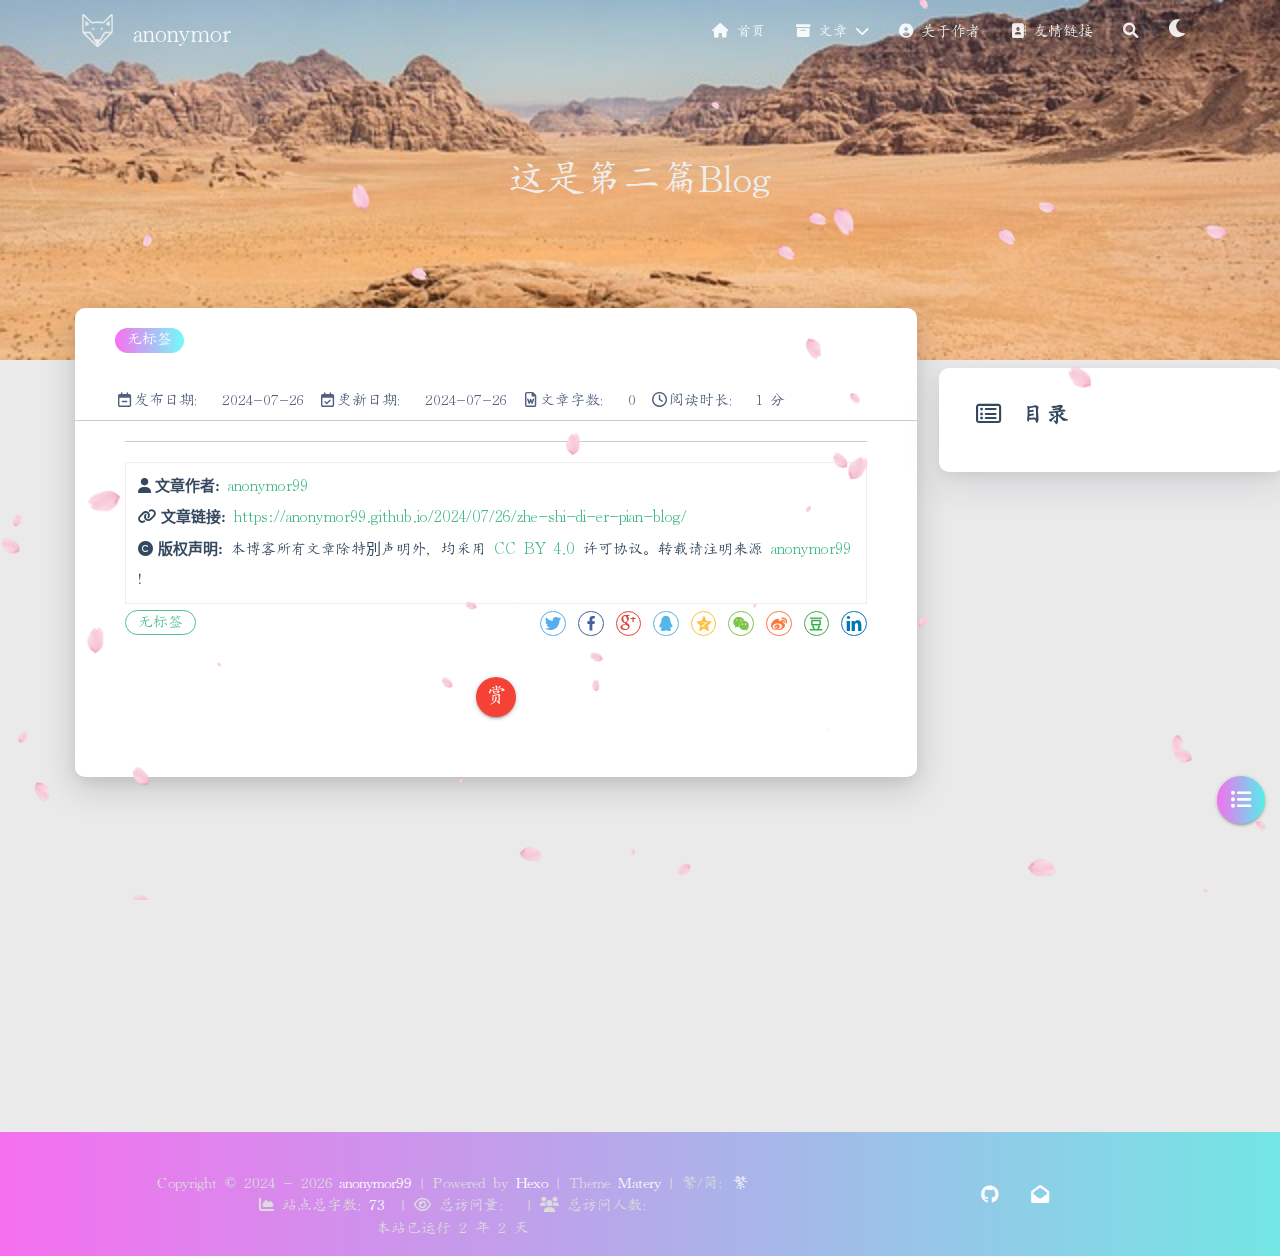
<file: 2024/07/26/zhe-shi-di-er-pian-blog/index.html>
<!DOCTYPE HTML>
<html lang="zh-CN">


<head>
    <meta charset="utf-8">
    <meta name="keywords" content="这是第二篇Blog, anonymor">
    <meta name="description" content="">
    <meta http-equiv="X-UA-Compatible" content="IE=edge">
    <meta name="viewport" content="width=device-width, initial-scale=1.0, user-scalable=no">
    <meta name="renderer" content="webkit|ie-stand|ie-comp">
    <meta name="mobile-web-app-capable" content="yes">
    <meta name="format-detection" content="telephone=no">
    <meta name="apple-mobile-web-app-capable" content="yes">
    <meta name="apple-mobile-web-app-status-bar-style" content="black-translucent">
    <meta name="referrer" content="no-referrer-when-downgrade">
    <!-- Global site tag (gtag.js) - Google Analytics -->


    <title>这是第二篇Blog | anonymor</title>
    <link rel="icon" type="image/png" href="/favicon.png">
    


    <!-- bg-cover style     -->



<link rel="stylesheet" type="text/css" href="/libs/awesome/css/all.min.css">
<link rel="stylesheet" type="text/css" href="/libs/materialize/materialize.min.css">
<link rel="stylesheet" type="text/css" href="/libs/aos/aos.css">
<link rel="stylesheet" type="text/css" href="/libs/animate/animate.min.css">
<link rel="stylesheet" type="text/css" href="/libs/lightGallery/css/lightgallery.min.css">
<link rel="stylesheet" type="text/css" href="/css/matery.css">
<link rel="stylesheet" type="text/css" href="/css/my.css">
<link rel="stylesheet" type="text/css" href="/css/dark.css" media="none" onload="if(media!='all')media='all'">




    <link rel="stylesheet" href="/libs/tocbot/tocbot.css">
    <link rel="stylesheet" href="/css/post.css">




    
        <link rel="stylesheet" type="text/css" href="/css/reward.css">
    



    <script src="/libs/jquery/jquery-3.6.0.min.js"></script>

<meta name="generator" content="Hexo 7.3.0">
<style>.github-emoji { position: relative; display: inline-block; width: 1.2em; min-height: 1.2em; overflow: hidden; vertical-align: top; color: transparent; }  .github-emoji > span { position: relative; z-index: 10; }  .github-emoji img, .github-emoji .fancybox { margin: 0 !important; padding: 0 !important; border: none !important; outline: none !important; text-decoration: none !important; user-select: none !important; cursor: auto !important; }  .github-emoji img { height: 1.2em !important; width: 1.2em !important; position: absolute !important; left: 50% !important; top: 50% !important; transform: translate(-50%, -50%) !important; user-select: none !important; cursor: auto !important; } .github-emoji-fallback { color: inherit; } .github-emoji-fallback img { opacity: 0 !important; }</style>
</head>


 
    <style type="text/css" lang="css">
    #loading-container{
        position: fixed;
        top: 0;
        left: 0;
        min-height: 100vh;
        width: 100vw;
        z-index: 9999;
        display: flex;
        flex-direction: column;
        justify-content: center;
        align-items: center;
        background: #FFF;
        text-align: center;
        /* loader页面消失采用渐隐的方式*/
        -webkit-transition: opacity 1s ease;
        -moz-transition: opacity 1s ease;
        -o-transition: opacity 1s ease;
        transition: opacity 1s ease;
    }
    .loading-image{
        width: 120px;
        height: 50px;
        transform: translate(-50%);
    }

    .loading-image div:nth-child(2) {
        -webkit-animation: pacman-balls 1s linear 0s infinite;
        animation: pacman-balls 1s linear 0s infinite
    }

    .loading-image div:nth-child(3) {
        -webkit-animation: pacman-balls 1s linear .33s infinite;
        animation: pacman-balls 1s linear .33s infinite
    }

    .loading-image div:nth-child(4) {
        -webkit-animation: pacman-balls 1s linear .66s infinite;
        animation: pacman-balls 1s linear .66s infinite
    }

    .loading-image div:nth-child(5) {
        -webkit-animation: pacman-balls 1s linear .99s infinite;
        animation: pacman-balls 1s linear .99s infinite
    }

    .loading-image div:first-of-type {
        width: 0;
        height: 0;
        border: 25px solid #49b1f5;
        border-right-color: transparent;
        border-radius: 25px;
        -webkit-animation: rotate_pacman_half_up .5s 0s infinite;
        animation: rotate_pacman_half_up .5s 0s infinite;
    }
    .loading-image div:nth-child(2) {
        width: 0;
        height: 0;
        border: 25px solid #49b1f5;
        border-right-color: transparent;
        border-radius: 25px;
        -webkit-animation: rotate_pacman_half_down .5s 0s infinite;
        animation: rotate_pacman_half_down .5s 0s infinite;
        margin-top: -50px;
    }
    @-webkit-keyframes rotate_pacman_half_up {0% {transform: rotate(270deg)}50% {transform: rotate(1turn)}to {transform: rotate(270deg)}}

    @keyframes rotate_pacman_half_up {0% {transform: rotate(270deg)}50% {transform: rotate(1turn)}to {transform: rotate(270deg)}}

    @-webkit-keyframes rotate_pacman_half_down {0% {transform: rotate(90deg)}50% {transform: rotate(0deg)}to {transform: rotate(90deg)}}

    @keyframes rotate_pacman_half_down {0% {transform: rotate(90deg)}50% {transform: rotate(0deg)}to {transform: rotate(90deg)}}

    @-webkit-keyframes pacman-balls {75% {opacity: .7}to {transform: translate(-100px, -6.25px)}}

    @keyframes pacman-balls {75% {opacity: .7}to {transform: translate(-100px, -6.25px)}}


    .loading-image div:nth-child(3),
    .loading-image div:nth-child(4),
    .loading-image div:nth-child(5),
    .loading-image div:nth-child(6){
        background-color: #49b1f5;
        width: 15px;
        height: 15px;
        border-radius: 100%;
        margin: 2px;
        width: 10px;
        height: 10px;
        position: absolute;
        transform: translateY(-6.25px);
        top: 25px;
        left: 100px;
    }
    .loading-text{
        margin-bottom: 20vh;
        text-align: center;
        color: #2c3e50;
        font-size: 2rem;
        box-sizing: border-box;
        padding: 0 10px;
        text-shadow: 0 2px 10px rgba(0,0,0,0.2);
    }
    @media only screen and (max-width: 500px) {
        .loading-text{
            font-size: 1.5rem;
        }
    }
    .fadeout {
        opacity: 0;
        filter: alpha(opacity=0);
    }
    /* logo出现动画 */
    @-webkit-keyframes fadeInDown{0%{opacity:0;-webkit-transform:translate3d(0,-100%,0);transform:translate3d(0,-100%,0)}100%{opacity:1;-webkit-transform:none;transform:none}}
    @keyframes fadeInDown{0%{opacity:0;-webkit-transform:translate3d(0,-100%,0);}}
</style>
<script>
    (function () {
        const loaded = function(){
            setTimeout(function(){
                const loader = document.getElementById("loading-container");
                loader.className="fadeout" ;//使用渐隐的方法淡出loading page
                // document.getElementById("body-wrap").style.display="flex";
                setTimeout(function(){
                    loader.style.display="none";
                },2500);
            },1000);//强制显示loading page 1s
        };
        loaded();
    })()
</script>

<!--来源: 斯莫笔记-->
<!--文章作者: Small-Rose-->
<!--文章链接: https://notes.zhangxiaocai.cn/posts/7496029d.html-->
<!--本文章著作权归作者所有，任何形式的转载都请注明出处。-->
 
<body>
    
        <div id="loading-container">
            <p class="loading-text">页面正在赶来的路上……</p>
            <div class="loading-image">
                <div></div>
                <div></div>
                <div></div>
                <div></div>
                <div></div>
            </div>
        </div>
    

    <header class="navbar-fixed">
    <nav id="headNav" class="bg-color nav-transparent">
        <div id="navContainer" class="nav-wrapper container">
            <div class="brand-logo">
                <a href="/" class="waves-effect waves-light">
                    
                    <img src="/medias/logo.png" class="logo-img" alt="LOGO">
                    
                    <span class="logo-span">anonymor</span>
                </a>
            </div>
            

<a href="#" data-target="mobile-nav" class="sidenav-trigger button-collapse"><i class="fas fa-bars"></i></a>
<ul class="right nav-menu">
  
  <li class="hide-on-med-and-down nav-item">
    
    <a href="/" class="waves-effect waves-light">
      
      <i class="fas fa-home" style="zoom: 0.6;"></i>
      
      <span>首页</span>
    </a>
    
  </li>
  
  <li class="hide-on-med-and-down nav-item">
    
    <a href="/archives" class="waves-effect waves-light">

      
      <i class="fas fa-archive" style="zoom: 0.6;"></i>
      
      <span>文章</span>
      <i class="fas fa-chevron-down" aria-hidden="true" style="zoom: 0.6;"></i>
    </a>
    <ul class="sub-nav menus_item_child ">
      
      <li>
        <a href="/tags">
          
          <i class="fas fa-tags" style="margin-top: -20px; zoom: 0.6;"></i>
          
          <span>Tags</span>
        </a>
      </li>
      
      <li>
        <a href="/categories">
          
          <i class="fas fa-bookmark" style="margin-top: -20px; zoom: 0.6;"></i>
          
          <span>Categories</span>
        </a>
      </li>
      
    </ul>
    
  </li>
  
  <li class="hide-on-med-and-down nav-item">
    
    <a href="/about" class="waves-effect waves-light">
      
      <i class="fas fa-user-circle" style="zoom: 0.6;"></i>
      
      <span>关于作者</span>
    </a>
    
  </li>
  
  <li class="hide-on-med-and-down nav-item">
    
    <a href="/friends" class="waves-effect waves-light">
      
      <i class="fas fa-address-book" style="zoom: 0.6;"></i>
      
      <span>友情链接</span>
    </a>
    
  </li>
  
  <li>
    <a href="#searchModal" class="modal-trigger waves-effect waves-light">
      <i id="searchIcon" class="fas fa-search" title="搜索" style="zoom: 0.85;"></i>
    </a>
  </li>
  <li>
    <a href="javascript:;" class="waves-effect waves-light" onclick="switchNightMode()" title="深色/浅色模式" >
      <i id="sum-moon-icon" class="fas fa-sun" style="zoom: 0.85;"></i>
    </a>
  </li>
</ul>


<div id="mobile-nav" class="side-nav sidenav">

    <div class="mobile-head bg-color">
        
        <img src="/medias/logo.png" class="logo-img circle responsive-img">
        
        <div class="logo-name">anonymor</div>
        <div class="logo-desc">
            
            Never really desperate, only the lost of the soul.
            
        </div>
    </div>

    <ul class="menu-list mobile-menu-list">
        
        <li class="m-nav-item">
	  
		<a href="/" class="waves-effect waves-light">
			
			    <i class="fa-fw fas fa-home"></i>
			
			首页
		</a>
          
        </li>
        
        <li class="m-nav-item">
	  
		<a href="javascript:;">
			
				<i class="fa-fw fas fa-archive"></i>
			
			文章
			<span class="m-icon"><i class="fas fa-chevron-right"></i></span>
		</a>
            <ul  style="background:  ;" >
              
                <li>

                  <a href="/tags " style="margin-left:75px">
				  
				   <i class="fa fas fa-tags" style="position: absolute;left:50px" ></i>
			      
		          <span>Tags</span>
                  </a>
                </li>
              
                <li>

                  <a href="/categories " style="margin-left:75px">
				  
				   <i class="fa fas fa-bookmark" style="position: absolute;left:50px" ></i>
			      
		          <span>Categories</span>
                  </a>
                </li>
              
            </ul>
          
        </li>
        
        <li class="m-nav-item">
	  
		<a href="/about" class="waves-effect waves-light">
			
			    <i class="fa-fw fas fa-user-circle"></i>
			
			关于作者
		</a>
          
        </li>
        
        <li class="m-nav-item">
	  
		<a href="/friends" class="waves-effect waves-light">
			
			    <i class="fa-fw fas fa-address-book"></i>
			
			友情链接
		</a>
          
        </li>
        
        
        <li><div class="divider"></div></li>
        <li>
            <a href="https://github.com/blinkfox/hexo-theme-matery" class="waves-effect waves-light" target="_blank">
                <i class="fab fa-github-square fa-fw"></i>Fork Me
            </a>
        </li>
        
    </ul>
</div>


        </div>

        
            <style>
    .nav-transparent .github-corner {
        display: none !important;
    }

    .github-corner {
        position: absolute;
        z-index: 10;
        top: 0;
        right: 0;
        border: 0;
        transform: scale(1.1);
    }

    .github-corner svg {
        color: #0f9d58;
        fill: #fff;
        height: 64px;
        width: 64px;
    }

    .github-corner:hover .octo-arm {
        animation: a 0.56s ease-in-out;
    }

    .github-corner .octo-arm {
        animation: none;
    }

    @keyframes a {
        0%,
        to {
            transform: rotate(0);
        }
        20%,
        60% {
            transform: rotate(-25deg);
        }
        40%,
        80% {
            transform: rotate(10deg);
        }
    }
</style>

<a href="https://github.com/blinkfox/hexo-theme-matery" class="github-corner tooltipped hide-on-med-and-down" target="_blank"
   data-tooltip="Fork Me" data-position="left" data-delay="50">
    <svg viewBox="0 0 250 250" aria-hidden="true">
        <path d="M0,0 L115,115 L130,115 L142,142 L250,250 L250,0 Z"></path>
        <path d="M128.3,109.0 C113.8,99.7 119.0,89.6 119.0,89.6 C122.0,82.7 120.5,78.6 120.5,78.6 C119.2,72.0 123.4,76.3 123.4,76.3 C127.3,80.9 125.5,87.3 125.5,87.3 C122.9,97.6 130.6,101.9 134.4,103.2"
              fill="currentColor" style="transform-origin: 130px 106px;" class="octo-arm"></path>
        <path d="M115.0,115.0 C114.9,115.1 118.7,116.5 119.8,115.4 L133.7,101.6 C136.9,99.2 139.9,98.4 142.2,98.6 C133.8,88.0 127.5,74.4 143.8,58.0 C148.5,53.4 154.0,51.2 159.7,51.0 C160.3,49.4 163.2,43.6 171.4,40.1 C171.4,40.1 176.1,42.5 178.8,56.2 C183.1,58.6 187.2,61.8 190.9,65.4 C194.5,69.0 197.7,73.2 200.1,77.6 C213.8,80.2 216.3,84.9 216.3,84.9 C212.7,93.1 206.9,96.0 205.4,96.6 C205.1,102.4 203.0,107.8 198.3,112.5 C181.9,128.9 168.3,122.5 157.7,114.1 C157.9,116.9 156.7,120.9 152.7,124.9 L141.0,136.5 C139.8,137.7 141.6,141.9 141.8,141.8 Z"
              fill="currentColor" class="octo-body"></path>
    </svg>
</a>
        
    </nav>

</header>

    



<div class="bg-cover pd-header post-cover" style="background-image: url('/medias/featureimages/19.jpg')">
    <div class="container" style="right: 0px;left: 0px;">
        <div class="row">
            <div class="col s12 m12 l12">
                <div class="brand">
                    <h1 class="description center-align post-title">这是第二篇Blog</h1>
                </div>
            </div>
        </div>
    </div>
</div>




<main class="post-container content">

    
    <div class="row">
    <div id="main-content" class="col s12 m12 l9">
        <!-- 文章内容详情 -->
<div id="artDetail">
    <div class="card">
        <div class="card-content article-info">
            <div class="row tag-cate">
                <div class="col s7">
                    
                          <div class="article-tag">
                            <span class="chip bg-color">无标签</span>
                          </div>
                    
                </div>
                <div class="col s5 right-align">
                    
                </div>
            </div>

            <div class="post-info">
                
                <div class="post-date info-break-policy">
                    <i class="far fa-calendar-minus fa-fw"></i>发布日期:&nbsp;&nbsp;
                    2024-07-26
                </div>
                

                
                <div class="post-date info-break-policy">
                    <i class="far fa-calendar-check fa-fw"></i>更新日期:&nbsp;&nbsp;
                    2024-07-26
                </div>
                

                
                <div class="info-break-policy">
                    <i class="far fa-file-word fa-fw"></i>文章字数:&nbsp;&nbsp;
                    0
                </div>
                

                
                <div class="info-break-policy">
                    <i class="far fa-clock fa-fw"></i>阅读时长:&nbsp;&nbsp;
                    1 分
                </div>
                

                
            </div>
        </div>
        <hr class="clearfix">

        
        <!-- 是否加载使用自带的 prismjs. -->
        <link rel="stylesheet" href="/libs/prism/prism.min.css">
        

        

        <div class="card-content article-card-content">
            <div id="articleContent">
                
                
            </div>
            <hr/>

            

    <div class="reprint" id="reprint-statement">
        
            <div class="reprint__author">
                <span class="reprint-meta" style="font-weight: bold;">
                    <i class="fas fa-user">
                        文章作者:
                    </i>
                </span>
                <span class="reprint-info">
                    <a href="/about" rel="external nofollow noreferrer">anonymor99</a>
                </span>
            </div>
            <div class="reprint__type">
                <span class="reprint-meta" style="font-weight: bold;">
                    <i class="fas fa-link">
                        文章链接:
                    </i>
                </span>
                <span class="reprint-info">
                    <a href="https://anonymor99.github.io/2024/07/26/zhe-shi-di-er-pian-blog/">https://anonymor99.github.io/2024/07/26/zhe-shi-di-er-pian-blog/</a>
                </span>
            </div>
            <div class="reprint__notice">
                <span class="reprint-meta" style="font-weight: bold;">
                    <i class="fas fa-copyright">
                        版权声明:
                    </i>
                </span>
                <span class="reprint-info">
                    本博客所有文章除特別声明外，均采用
                    <a href="https://creativecommons.org/licenses/by/4.0/deed.zh" rel="external nofollow noreferrer" target="_blank">CC BY 4.0</a>
                    许可协议。转载请注明来源
                    <a href="/about" target="_blank">anonymor99</a>
                    !
                </span>
            </div>
        
    </div>

    <script async defer>
      document.addEventListener("copy", function (e) {
        let toastHTML = '<span>复制成功，请遵循本文的转载规则</span><button class="btn-flat toast-action" onclick="navToReprintStatement()" style="font-size: smaller">查看</a>';
        M.toast({html: toastHTML})
      });

      function navToReprintStatement() {
        $("html, body").animate({scrollTop: $("#reprint-statement").offset().top - 80}, 800);
      }
    </script>



            <div class="tag_share" style="display: block;">
                <div class="post-meta__tag-list" style="display: inline-block;">
                    
                        <div class="article-tag">
                            <span class="chip bg-color">无标签</span>
                        </div>
                    
                </div>
                <div class="post_share" style="zoom: 80%; width: fit-content; display: inline-block; float: right; margin: -0.15rem 0;">
                    <link rel="stylesheet" type="text/css" href="/libs/share/css/share.min.css">
<div id="article-share">

    
    <div class="social-share" data-sites="twitter,facebook,google,qq,qzone,wechat,weibo,douban,linkedin" data-wechat-qrcode-helper="<p>微信扫一扫即可分享！</p>"></div>
    <script src="/libs/share/js/social-share.min.js"></script>
    

    

</div>

                </div>
            </div>
            
                <div id="reward">
    <a href="#rewardModal" class="reward-link modal-trigger btn-floating btn-medium waves-effect waves-light red">赏</a>

    <!-- Modal Structure -->
    <div id="rewardModal" class="modal">
        <div class="modal-content">
            <a class="close modal-close"><i class="fas fa-times"></i></a>
            <h4 class="reward-title">你的赏识是我前进的动力</h4>
            <div class="reward-content">
                <div class="reward-tabs">
                    <ul class="tabs row">
                        <li class="tab col s6 alipay-tab waves-effect waves-light"><a href="#alipay">支付宝</a></li>
                        <li class="tab col s6 wechat-tab waves-effect waves-light"><a href="#wechat">微 信</a></li>
                    </ul>
                    <div id="alipay">
                        <img src="/medias/reward/alipay.jpg" class="reward-img" alt="支付宝打赏二维码">
                    </div>
                    <div id="wechat">
                        <img src="/medias/reward/wechat.png" class="reward-img" alt="微信打赏二维码">
                    </div>
                </div>
            </div>
        </div>
    </div>
</div>

<script>
    $(function () {
        $('.tabs').tabs();
    });
</script>

            
        </div>
    </div>

    

    

    

    

    

    

    

    

    

<article id="prenext-posts" class="prev-next articles">
    <div class="row article-row">
        
        <div class="article col s12 m6" data-aos="fade-up" data-aos="fade-up">
            <div class="article-badge left-badge text-color">
                <i class="far fa-dot-circle"></i>&nbsp;本篇
            </div>
            <div class="card">
                <a href="/2024/07/26/zhe-shi-di-er-pian-blog/">
                    <div class="card-image">
                        
                        
                        <img src="/medias/featureimages/19.jpg" class="responsive-img" alt="这是第二篇Blog">
                        
                        <span class="card-title">这是第二篇Blog</span>
                    </div>
                </a>
                <div class="card-content article-content">
                    <div class="summary block-with-text">
                        
                            
                        
                    </div>
                    <div class="publish-info">
                            <span class="publish-date">
                                <i class="far fa-clock fa-fw icon-date"></i>2024-07-26
                            </span>
                        <span class="publish-author">
                            
                            <i class="fas fa-user fa-fw"></i>
                            anonymor99
                            
                        </span>
                    </div>
                </div>

                
            </div>
        </div>
        
        
        <div class="article col s12 m6" data-aos="fade-up">
            <div class="article-badge right-badge text-color">
                下一篇&nbsp;<i class="fas fa-chevron-right"></i>
            </div>
            <div class="card">
                <a href="/2024/07/26/hello-world/">
                    <div class="card-image">
                        
                        
                        <img src="/medias/featureimages/12.jpg" class="responsive-img" alt="Hello World">
                        
                        <span class="card-title">Hello World</span>
                    </div>
                </a>
                <div class="card-content article-content">
                    <div class="summary block-with-text">
                        
                            
                        
                    </div>
                    <div class="publish-info">
                            <span class="publish-date">
                                <i class="far fa-clock fa-fw icon-date"></i>2024-07-26
                            </span>
                        <span class="publish-author">
                            
                            <i class="fas fa-user fa-fw"></i>
                            anonymor99
                            
                        </span>
                    </div>
                </div>
                
            </div>
        </div>
        
    </div>
</article>

</div>



<!-- 代码块功能依赖 -->
<script type="text/javascript" src="/libs/codeBlock/codeBlockFuction.js"></script>


  <!-- 是否加载使用自带的 prismjs. -->
  <script type="text/javascript" src="/libs/prism/prism.min.js"></script>


<!-- 代码语言 -->

<script type="text/javascript" src="/libs/codeBlock/codeLang.js"></script>


<!-- 代码块复制 -->

<script type="text/javascript" src="/libs/codeBlock/codeCopy.js"></script>


<!-- 代码块收缩 -->

<script type="text/javascript" src="/libs/codeBlock/codeShrink.js"></script>



    </div>
    <div id="toc-aside" class="expanded col l3 hide-on-med-and-down">
        <div class="toc-widget card" style="background-color: white;">
            <div class="toc-title"><i class="far fa-list-alt"></i>&nbsp;&nbsp;目录</div>
            <div id="toc-content"></div>
        </div>
    </div>
</div>

<!-- TOC 悬浮按钮. -->

<div id="floating-toc-btn" class="hide-on-med-and-down">
    <a class="btn-floating btn-large bg-color">
        <i class="fas fa-list-ul"></i>
    </a>
</div>


<script src="/libs/tocbot/tocbot.min.js"></script>
<script>
    $(function () {
        tocbot.init({
            tocSelector: '#toc-content',
            contentSelector: '#articleContent',
            headingsOffset: -($(window).height() * 0.4 - 45),
            collapseDepth: Number('0'),
            headingSelector: 'h2, h3, h4'
        });

        // Set scroll toc fixed.
        let tocHeight = parseInt($(window).height() * 0.4 - 64);
        let $tocWidget = $('.toc-widget');
        $(window).scroll(function () {
            let scroll = $(window).scrollTop();
            /* add post toc fixed. */
            if (scroll > tocHeight) {
                $tocWidget.addClass('toc-fixed');
            } else {
                $tocWidget.removeClass('toc-fixed');
            }
        });

        
        /* 修复文章卡片 div 的宽度. */
        let fixPostCardWidth = function (srcId, targetId) {
            let srcDiv = $('#' + srcId);
            if (srcDiv.length === 0) {
                return;
            }

            let w = srcDiv.width();
            if (w >= 450) {
                w = w + 21;
            } else if (w >= 350 && w < 450) {
                w = w + 18;
            } else if (w >= 300 && w < 350) {
                w = w + 16;
            } else {
                w = w + 14;
            }
            $('#' + targetId).width(w);
        };

        // 切换TOC目录展开收缩的相关操作.
        const expandedClass = 'expanded';
        let $tocAside = $('#toc-aside');
        let $mainContent = $('#main-content');
        $('#floating-toc-btn .btn-floating').click(function () {
            if ($tocAside.hasClass(expandedClass)) {
                $tocAside.removeClass(expandedClass).hide();
                $mainContent.removeClass('l9');
            } else {
                $tocAside.addClass(expandedClass).show();
                $mainContent.addClass('l9');
            }
            fixPostCardWidth('artDetail', 'prenext-posts');
        });
        
    });
</script>

    

</main>




    <footer class="page-footer bg-color">
    
        <link rel="stylesheet" href="/libs/aplayer/APlayer.min.css">
<style>
    .aplayer .aplayer-lrc p {
        
        display: none;
        
        font-size: 12px;
        font-weight: 700;
        line-height: 16px !important;
    }

    .aplayer .aplayer-lrc p.aplayer-lrc-current {
        
        display: none;
        
        font-size: 15px;
        color: #98F5FF;
    }

    
    .aplayer.aplayer-fixed.aplayer-narrow .aplayer-body {
        left: -66px !important;
    }

    .aplayer.aplayer-fixed.aplayer-narrow .aplayer-body:hover {
        left: 0px !important;
    }

    
</style>
<div class="">
    
    <div class="row">
        <meting-js class="col l8 offset-l2 m10 offset-m1 s12"
                   server="tencent"
                   type="playlist"
                   id="9023755987"
                   fixed='true'
                   autoplay='true'
                   theme='#98F5FF'
                   loop='all'
                   order='random'
                   preload='auto'
                   volume='0.7'
                   list-folded='true'
        >
        </meting-js>
    </div>
</div>

<script src="/libs/aplayer/APlayer.min.js"></script>
<script src="/libs/aplayer/Meting.min.js"></script>

    

    <div class="container row center-align"
         style="margin-bottom: 15px !important;">
        <div class="col s12 m8 l8 copy-right">
            Copyright&nbsp;&copy;
            
                <span id="year">2024</span>
            
            <a href="/about" target="_blank">anonymor99</a>
            |&nbsp;Powered by&nbsp;<a href="https://hexo.io/" target="_blank">Hexo</a>
            |&nbsp;Theme&nbsp;<a href="https://github.com/blinkfox/hexo-theme-matery" target="_blank">Matery</a>
            
                <span id="translate">|&nbsp;繁/简：</span><a id="translateLink" href="javascript:translatePage();">繁</a>
            
            <br>
            
                &nbsp;<i class="fas fa-chart-area"></i>&nbsp;站点总字数:&nbsp;<span
                        class="white-color">73</span>
            
            
            
                
            
            
                <span id="busuanzi_container_site_pv">
                &nbsp;|&nbsp;<i class="far fa-eye"></i>&nbsp;总访问量:&nbsp;
                    <span id="busuanzi_value_site_pv" class="white-color"></span>
            </span>
            
            
                <span id="busuanzi_container_site_uv">
                &nbsp;|&nbsp;<i class="fas fa-users"></i>&nbsp;总访问人数:&nbsp;
                    <span id="busuanzi_value_site_uv" class="white-color"></span>
            </span>
            
            <br>

            <!-- 运行天数提醒. -->
            
                <span id="sitetime"> Loading ...</span>
                <script>
                    var calcSiteTime = function () {
                        var seconds = 1000;
                        var minutes = seconds * 60;
                        var hours = minutes * 60;
                        var days = hours * 24;
                        var years = days * 365;
                        var today = new Date();
                        var startYear = "2024";
                        var startMonth = "7";
                        var startDate = "24";
                        var startHour = "0";
                        var startMinute = "0";
                        var startSecond = "0";
                        var todayYear = today.getFullYear();
                        var todayMonth = today.getMonth() + 1;
                        var todayDate = today.getDate();
                        var todayHour = today.getHours();
                        var todayMinute = today.getMinutes();
                        var todaySecond = today.getSeconds();
                        var t1 = Date.UTC(startYear, startMonth, startDate, startHour, startMinute, startSecond);
                        var t2 = Date.UTC(todayYear, todayMonth, todayDate, todayHour, todayMinute, todaySecond);
                        var diff = t2 - t1;
                        var diffYears = Math.floor(diff / years);
                        var diffDays = Math.floor((diff / days) - diffYears * 365);

                        // 区分是否有年份.
                        var language = 'zh-CN';
                        if (startYear === String(todayYear)) {
                            document.getElementById("year").innerHTML = todayYear;
                            var daysTip = 'This site has been running for ' + diffDays + ' days';
                            if (language === 'zh-CN') {
                                daysTip = '本站已运行 ' + diffDays + ' 天';
                            } else if (language === 'zh-HK') {
                                daysTip = '本站已運行 ' + diffDays + ' 天';
                            }
                            document.getElementById("sitetime").innerHTML = daysTip;
                        } else {
                            document.getElementById("year").innerHTML = startYear + " - " + todayYear;
                            var yearsAndDaysTip = 'This site has been running for ' + diffYears + ' years and '
                                + diffDays + ' days';
                            if (language === 'zh-CN') {
                                yearsAndDaysTip = '本站已运行 ' + diffYears + ' 年 ' + diffDays + ' 天';
                            } else if (language === 'zh-HK') {
                                yearsAndDaysTip = '本站已運行 ' + diffYears + ' 年 ' + diffDays + ' 天';
                            }
                            document.getElementById("sitetime").innerHTML = yearsAndDaysTip;
                        }
                    }

                    calcSiteTime();
                </script>
            
            <br>
            
        </div>
        <div class="col s12 m4 l4 social-link social-statis">
    <a href="https://github.com/anonymor99" class="tooltipped" target="_blank" data-tooltip="访问我的GitHub" data-position="top" data-delay="50">
        <i class="fab fa-github"></i>
    </a>



    <a href="mailto:anonymor@foxmail.com" class="tooltipped" target="_blank" data-tooltip="邮件联系我" data-position="top" data-delay="50">
        <i class="fas fa-envelope-open"></i>
    </a>













</div>
    </div>
</footer>

<div class="progress-bar"></div>


    <!-- 搜索遮罩框 -->
<div id="searchModal" class="modal">
    <div class="modal-content">
        <div class="search-header">
            <span class="title"><i class="fas fa-search"></i>&nbsp;&nbsp;搜索</span>
            <input type="search" id="searchInput" name="s" placeholder="请输入搜索的关键字"
                   class="search-input">
        </div>
        <div id="searchResult"></div>
    </div>
</div>

<script type="text/javascript">
$(function () {
    var searchFunc = function (path, search_id, content_id) {
        'use strict';
        $.ajax({
            url: path,
            dataType: "xml",
            success: function (xmlResponse) {
                // get the contents from search data
                var datas = $("entry", xmlResponse).map(function () {
                    return {
                        title: $("title", this).text(),
                        content: $("content", this).text(),
                        url: $("url", this).text()
                    };
                }).get();
                var $input = document.getElementById(search_id);
                var $resultContent = document.getElementById(content_id);
                $input.addEventListener('input', function () {
                    var str = '<ul class=\"search-result-list\">';
                    var keywords = this.value.trim().toLowerCase().split(/[\s\-]+/);
                    $resultContent.innerHTML = "";
                    if (this.value.trim().length <= 0) {
                        return;
                    }
                    // perform local searching
                    datas.forEach(function (data) {
                        var isMatch = true;
                        var data_title = data.title.trim().toLowerCase();
                        var data_content = data.content.trim().replace(/<[^>]+>/g, "").toLowerCase();
                        var data_url = data.url;
                        data_url = data_url.indexOf('/') === 0 ? data.url : '/' + data_url;
                        var index_title = -1;
                        var index_content = -1;
                        var first_occur = -1;
                        // only match artiles with not empty titles and contents
                        if (data_title !== '' && data_content !== '') {
                            keywords.forEach(function (keyword, i) {
                                index_title = data_title.indexOf(keyword);
                                index_content = data_content.indexOf(keyword);
                                if (index_title < 0 && index_content < 0) {
                                    isMatch = false;
                                } else {
                                    if (index_content < 0) {
                                        index_content = 0;
                                    }
                                    if (i === 0) {
                                        first_occur = index_content;
                                    }
                                }
                            });
                        }
                        // show search results
                        if (isMatch) {
                            str += "<li><a href='" + data_url + "' class='search-result-title'>" + data_title + "</a>";
                            var content = data.content.trim().replace(/<[^>]+>/g, "");
                            if (first_occur >= 0) {
                                // cut out 100 characters
                                var start = first_occur - 20;
                                var end = first_occur + 80;
                                if (start < 0) {
                                    start = 0;
                                }
                                if (start === 0) {
                                    end = 100;
                                }
                                if (end > content.length) {
                                    end = content.length;
                                }
                                var match_content = content.substr(start, end);
                                // highlight all keywords
                                keywords.forEach(function (keyword) {
                                    var regS = new RegExp(keyword, "gi");
                                    match_content = match_content.replace(regS, "<em class=\"search-keyword\">" + keyword + "</em>");
                                });

                                str += "<p class=\"search-result\">" + match_content + "...</p>"
                            }
                            str += "</li>";
                        }
                    });
                    str += "</ul>";
                    $resultContent.innerHTML = str;
                });
            }
        });
    };

    searchFunc('/search.xml', 'searchInput', 'searchResult');
});
</script>

    <!-- 白天和黑夜主题 -->
<div class="stars-con">
    <div id="stars"></div>
    <div id="stars2"></div>
    <div id="stars3"></div>  
</div>

<script>
    function switchNightMode() {
        $('<div class="Cuteen_DarkSky"><div class="Cuteen_DarkPlanet"></div></div>').appendTo($('body')),
        setTimeout(function () {
            $('body').hasClass('DarkMode') 
            ? ($('body').removeClass('DarkMode'), localStorage.setItem('isDark', '0'), $('#sum-moon-icon').removeClass("fa-sun").addClass('fa-moon')) 
            : ($('body').addClass('DarkMode'), localStorage.setItem('isDark', '1'), $('#sum-moon-icon').addClass("fa-sun").removeClass('fa-moon')),
            
            setTimeout(function () {
            $('.Cuteen_DarkSky').fadeOut(1e3, function () {
                $(this).remove()
            })
            }, 2e3)
        })
    }
</script>

    <!-- 回到顶部按钮 -->
<div id="backTop" class="top-scroll">
    <a class="btn-floating btn-large waves-effect waves-light" href="#!">
        <i class="fas fa-arrow-up"></i>
    </a>
</div>


    <script src="/libs/materialize/materialize.min.js"></script>
    <script src="/libs/masonry/masonry.pkgd.min.js"></script>
    <script src="/libs/aos/aos.js"></script>
    <script src="/libs/scrollprogress/scrollProgress.min.js"></script>
    <script src="/libs/lightGallery/js/lightgallery-all.min.js"></script>
    <script src="/js/matery.js"></script>

    

    
        <script type="text/javascript" src="/js/tw_cn.js"></script>
        <script type="text/javascript">
          var defaultEncoding = 2; //网站编写字体是否繁体，1-繁体，2-简体
          var translateDelay = 0; //延迟时间,若不在前, 要设定延迟翻译时间, 如100表示100ms,默认为0
          var cookieDomain = "https://anonymor99.github.io"; //Cookie地址, 一定要设定, 通常为你的网址
          var msgToTraditionalChinese = "繁"; //此处可以更改为你想要显示的文字
          var msgToSimplifiedChinese = "简"; //同上，但两处均不建议更改
          var translateButtonId = "translateLink"; //默认互换id
          translateInitilization();
        </script>
    
    
    
        
        <script type="text/javascript">
            // 只在桌面版网页启用特效
            var windowWidth = $(window).width();
            if (windowWidth > 768) {
                document.write('<script type="text/javascript" src="/libs/others/sakura.js"><\/script>');
            }
        </script>
    

    <!-- 雪花特效 -->
    

    <!-- 鼠标星星特效 -->
    

     
        <script src="https://ssl.captcha.qq.com/TCaptcha.js"></script>
        <script src="/libs/others/TencentCaptcha.js"></script>
        <button id="TencentCaptcha" data-appid="xxxxxxxxxx" data-cbfn="callback" type="button" hidden></button>
    

    <!-- Baidu Analytics -->

    <!-- Baidu Push -->

<script>
    (function () {
        var bp = document.createElement('script');
        var curProtocol = window.location.protocol.split(':')[0];
        if (curProtocol === 'https') {
            bp.src = 'https://zz.bdstatic.com/linksubmit/push.js';
        } else {
            bp.src = 'http://push.zhanzhang.baidu.com/push.js';
        }
        var s = document.getElementsByTagName("script")[0];
        s.parentNode.insertBefore(bp, s);
    })();
</script>

    
    <script src="/libs/others/clicklove.js" async="async"></script>
    
    
    <script async src="/libs/others/busuanzi.pure.mini.js"></script>
    

    

    

    <!--腾讯兔小巢-->
    
    

    

    

    
    <script src="/libs/instantpage/instantpage.js" type="module"></script>
    

</body>

</html>
</file>
<file: css/indexcover.css>
.carousel-control {
    width: 45px;
    height: 45px;
    line-height: 55px;
    border-radius: 45px;
    background: transparent;
    cursor: pointer;
    z-index: 100;
    display: flex;
    justify-content: center;
    align-items: center;
}

#prev-cover {
    position: absolute;
    top: 48%;
    left: 8px;
}

#next-cover {
    position: absolute;
    top: 48%;
    right: 8px;;
}

#prev-cover i {
    margin-right: 3px;
}

#next-cover i {
    margin-left: 3px;
}

.carousel-control:hover {
    background-color: rgba(0, 0, 0, .4);
}

.carousel-control i {
    color: #fff;
    font-size: 2.4rem;
}
</file>
<file: css/matery.css>
/*全局基础样式*/
/*小屏幕下(手机类)的样式*/
@media only screen and (max-width: 601px) {
    .container {
        width: 95%;
    }
}

/*中等屏幕下(平板类)的样式*/
@media only screen and (min-width: 600px) and (max-width: 992px) {
    .container {
        width: 90%;
    }
}

/*大屏幕下(桌面类)的样式*/
@media only screen and (min-width: 993px) {
    .container {
        width: 90%;
        max-width: 1125px;
    }

    .head-container {
        position: absolute;
        padding: 0 30px;
        width: 100%;
    }

    .post-container {
        width: 90%;
        margin: 0 auto;
        max-width: 1250px;
    }
}

body {
    background-color: #eaeaea;
    margin: 0;
    color: #34495e;
    overflow-x: hidden;
    overflow-y: auto;
}

h1 {
    margin: 48px 0 22px -5px;
    font-size: 2.0rem;
    font-weight: bold;
    line-height: 2.0rem;
}

h2 {
    margin: 42px 0 18px -5px;
    font-size: 1.8rem;
    font-weight: bold;
    line-height: 1.8rem;
}

h3 {
    margin: 38px 0 15px -4px;
    font-size: 1.6rem;
    font-weight: bold;
    line-height: 1.7rem;
}

h4 {
    margin: 32px 0 12px -4px;
    font-size: 1.45rem;
    font-weight: bold;
    line-height: 1.45rem;
}

h5 {
    margin: 28px 0 8px -4px;
    font-size: 1.2rem;
    font-weight: bold;
    line-height: 1.2rem;
}

h6 {
    margin: 22px 0 4px -4px;
    font-size: 1.1rem;
    line-height: 1.1rem;
}

p {
    font-size: 1rem;
    line-height: 1.5rem;
}

hr {
    margin: 20px 0;
    border: 0;
    border-top: 1px solid #ccc;
}

blockquote {
    border-left: 5px solid #42b983;
    padding: 1rem 0.8rem 0.2rem 0.8rem;
    color: #666;
    background-color: rgba(66, 185, 131, .1);
}

pre {
    padding: 2rem 1rem 1rem 3rem !important;
    border-radius: 0.35rem;
    tab-size: 4;
}

.code-area::after {
    content: " ";
    position: absolute;
    border-radius: 50%;
    background: #ff5f56;
    width: 12px;
    height: 12px;
    top: 0;
    left: 12px;
    margin-top: 12px;
    -webkit-box-shadow: 20px 0 #ffbd2e, 40px 0 #27c93f;
    box-shadow: 20px 0 #ffbd2e, 40px 0 #27c93f;
}

code {
    padding: 1px 5px;
    top: 13px !important;
    font-family: Inconsolata, Monaco, Consolas, 'Courier New', Courier, monospace;
    font-size: 0.91rem;
    color: #e96900;
    background-color: #f8f8f8;
    border-radius: 2px;
}

.code_copy {
    position: absolute;
    top: 0.7rem;
    right: 25px;
    z-index: 1;
    filter: invert(50%);
    cursor: pointer;
}

.codecopy_notice {
    position: absolute;
    top: 0.7rem;
    right: 6px;
    z-index: 1;
    filter: invert(50%);
    opacity: 0;
}

.code_lang {
    position: absolute;
    top: 1.2rem;
    right: 46px;
    line-height: 0;
    font-weight: bold;
    font-family: Consolas, Monaco, 'Andale Mono', 'Ubuntu Mono', monospace;
    z-index: 1;
    filter: invert(50%);
    cursor: pointer;
}

.code-expand {
    position: absolute;
    top: 4px;
    right: 0;
    filter: invert(50%);
    padding: 7px;
    z-index: 999 !important;
    cursor: pointer;
    transition: all .3s;
    transform: rotate(0deg);
}

.code-closed .code-expand {
    transform: rotate(-180deg) !important;
    transition: all .3s;
}

.code-closed pre::before {
    height: 0;
}

pre code {
    padding: 0;
    color: #e8eaf6;
    background-color: #272822;
}

/* 键盘 kbd 标签样式 */
kbd {
    margin: 0 3px;
    padding: 3px 5px;
    border-radius: 3px;
    border: 1px solid #b4b4b4;
    box-shadow: 0 1px 3px rgba(0, 0, 0, 0.25), 0 2px 1px 0 rgba(255, 255, 255, 0.6) inset;
    font-family: Consolas, Monaco, 'Andale Mono', 'Ubuntu Mono', monospace;
    font-size: 0.9rem;
    font-weight: 600;
    background-color: #f8f8f8;
    color: #34495e;
    line-height: 1.8rem;
    white-space: nowrap;
}

b,
strong {
    font-weight: bold;
}

dfn {
    font-style: italic;
}

small {
    font-size: 85%;
}

cite {
    font-style: normal;
}

mark {
    background-color: #fcf8e3;
    padding: .2em;
}

.card {
    border-radius: 10px;
    box-shadow: 0 15px 35px rgba(50, 50, 93, .1), 0 5px 15px rgba(0, 0, 0, .07) !important;
}

.card .card-image img {
    border-radius: 8px 8px 0 0;
    /* 修改文章列表图片填充样式为 cover 以覆盖整个区域而不会被缩放 */
    object-fit: cover;
}

.container .row {
    margin-bottom: 0;
}

.bg-color {
    background-image: linear-gradient(to right, #f762f0 0%, #4afffcd3 100%);
    opacity: 0.9  /* 透明效果 */
}

.text-color {
    color: #0f9d58 !important;
}

.white-color {
    color: #fff;
}

.progress-bar {
    height: 4px;
    position: fixed;
    bottom: 0;
    z-index: 300;
    background: linear-gradient(to right, #4cbf30 0%, #0f9d58 100%);
    opacity: 0.8;
}

.sidenav-overlay {
    z-index: 500;
}

.pd-header {
    margin-top: -64px;
}

header .side-nav {
    width: 240px;
    z-index: 999;
    box-shadow: 0 2px 5px 0 rgba(0, 0, 0, 0.16), 0 7px 10px 0 rgba(0, 0, 0, 0.12);
}

nav {
    box-shadow: 0 2px 5px 0 rgba(0, 0, 0, 0.16), 0 7px 10px 0 rgba(0, 0, 0, 0.12);
}

header .nav-transparent {
    background-color: transparent !important;
    background-image: none;
    box-shadow: none;
}

header nav .brand-span {
    font-size: 1.45rem;
}

header .brand-logo .logo-img {
    height: 45px;
    vertical-align: middle;
    padding-bottom: 6px;
}

header .brand-logo .logo-span {
    font-size: 1.6rem;
}

/*修改顶部 logo 的文字垂直对齐为 top，避免默认 middle 看起来偏下*/
header .brand-logo .waves-effect {
    vertical-align: top;
}

header .button-collapse i {
    font-size: 1.5rem;
}

header .side-nav .mobile-head {
    padding: 0 15px;
}

header .side-nav .mobile-head img {
    margin-top: 30px;
    width: 75px;
    height: 75px;
}

header .side-nav .mobile-head .logo-name {
    margin-top: -30px;
    padding-left: 10px;
    font-size: 1.5rem;
}

header .side-nav .mobile-head .logo-desc {
    margin-top: -10px;
    padding-left: 10px;
    padding-bottom: 10px;
    font-size: 0.8rem;
    line-height: 1.3rem;
    color: #e3e3e3;
}

header .side-nav .menu-list li {
    padding: 0;
    margin-left: -15px;
}

header .side-nav .menu-list a {
    height: 50px;
    line-height: 50px;
    color: #34495e !important;
}

.mobile-menu-list a i {
    margin-left: 8px !important;
    font-size: 1.16rem;
    color: #34495e !important;
}

header .side-nav .fa-fw {
    width: 3.3rem;
    text-align: left;
}

header .side-nav .social-link {
    position: absolute;
    bottom: 45px;
    padding-left: 15px;
}

.social-link a {
    font-size: 1.2rem;
    display: inline;
    padding: 0 12px;
}

.cover-btns {
    position: relative;
    top: 10vh;
    text-align: center;
}

.cover-btns a {
    margin: 10px 15px;
    padding: 0 35px;
    height: 45px;
    line-height: 45px;
    font-size: 1rem;
    color: #fff;
    border: 1px solid #fff;
    background-color: transparent;
    border-radius: 30px;
    box-shadow: none;
}

.cover-btns a:hover {
    border: 1px solid #f44336;
    background-color: #f44336;
    box-shadow: 0 14px 26px -12px rgba(233, 30, 99, 0.42),
    0 4px 23px 0 rgba(0, 0, 0, 0.12),
    0 8px 10px -5px rgba(233, 30, 99, 0.2);
}

.cover-btns a i {
    font-size: 1.1rem;
    padding-right: 5px;
}

.scroll-down {
    background: #333;
    margin: 100px auto;
    -webkit-animation: scroll-down 1.5s infinite;
    -moz-animation: scroll-down 1.5s infinite;
    -o-animation: scroll-down 1.5s infinite;
    animation: scroll-down 1.5s infinite;
}

@-moz-keyframes scroll-down {
    0% {
        opacity: 0.4;
        -ms-filter: "progid:DXImageTransform.Microsoft.Alpha(Opacity=40)";
        filter: alpha(opacity=40);
        top: 0;
    }

    50% {
        opacity: 1;
        -ms-filter: none;
        filter: none;
        top: -16px;
    }

    100% {
        opacity: 0.4;
        -ms-filter: "progid:DXImageTransform.Microsoft.Alpha(Opacity=40)";
        filter: alpha(opacity=40);
        top: 0;
    }
}

@-webkit-keyframes scroll-down {
    0% {
        opacity: 0.4;
        -ms-filter: "progid:DXImageTransform.Microsoft.Alpha(Opacity=40)";
        filter: alpha(opacity=40);
        top: 0;
    }

    50% {
        opacity: 1;
        -ms-filter: none;
        filter: none;
        top: -16px;
    }

    100% {
        opacity: 0.4;
        -ms-filter: "progid:DXImageTransform.Microsoft.Alpha(Opacity=40)";
        filter: alpha(opacity=40);
        top: 0;
    }
}

@-o-keyframes scroll-down {
    0% {
        opacity: 0.4;
        -ms-filter: "progid:DXImageTransform.Microsoft.Alpha(Opacity=40)";
        filter: alpha(opacity=40);
        top: 0;
    }

    50% {
        opacity: 1;
        -ms-filter: none;
        filter: none;
        top: -16px;
    }

    100% {
        opacity: 0.4;
        -ms-filter: "progid:DXImageTransform.Microsoft.Alpha(Opacity=40)";
        filter: alpha(opacity=40);
        top: 0;
    }
}

@keyframes scroll-down {
    0% {
        opacity: 0.4;
        -ms-filter: "progid:DXImageTransform.Microsoft.Alpha(Opacity=40)";
        filter: alpha(opacity=40);
        top: 0;
    }

    50% {
        opacity: 1;
        -ms-filter: none;
        filter: none;
        top: -16px;
    }

    100% {
        opacity: 0.4;
        -ms-filter: "progid:DXImageTransform.Microsoft.Alpha(Opacity=40)";
        filter: alpha(opacity=40);
        top: 0;
    }
}

.cover-social-link {
    position: relative;
    top: 23vh;
    width: 100%;
    text-align: center;
}

.cover-social-link a {
    padding: 0 15px;
    font-size: 1.35rem;
    color: #fff;
}

header .go-back {
    float: left;
    position: relative;
    padding-left: 5px;
    padding-right: 5px;
    z-index: 1;
    height: 56px;
}

header .go-back i {
    font-size: 1.6rem;
    font-weight: 200;
    line-height: 56px;
}

/* 背景图效果. */
.bg-cover {
    position: relative;
    display: flex;
    align-items: center;
    height: 60vh;
    padding: 0;
    border: 0;
    overflow: hidden;
    background-position: center center;
    background-size: cover;
    transform: translate3d(0px, 0px, 0px);
}

.index-cover {
    height: 100vh;
}

.post-cover {
    height: 40vh !important;
}

.bg-cover:after {
    -webkit-animation: rainbow 60s infinite;
    animation: rainbow 60s infinite;
}

.bg-cover:before,
.bg-cover:after {
    position: absolute;
    z-index: 1;
    width: 100%;
    height: 100%;
    display: block;
    left: 0;
    top: 0;
    content: "";
}

.bg-cover .container {
    position: relative;
    color: #fff;
    z-index: 2;
}

.bg-cover .title {
    font-size: 4rem;
    line-height: 1.2em;
    margin-bottom: 20px;
    position: relative;
}

.bg-cover .description {
    font-weight: 300;
    font-size: 1.25rem;
    line-height: 1.4em;
    color: #eee;
}

.bg-cover .post-title {
    margin: 0 auto;
    font-size: 2.5rem;
    font-weight: 400;
}

@-webkit-keyframes rainbow {

    0%,
    100% {
        background: rgba(156, 39, 176, 0.75);
        background: linear-gradient(45deg, rgba(156, 39, 176, 0.75) 0%, rgba(156, 39, 176, 0.65) 100%);
        background: -moz-linear-gradient(135deg, rgba(156, 39, 176, 0.75) 0%, rgba(156, 39, 176, 0.65) 100%);
        background: -webkit-linear-gradient(135deg, rgba(156, 39, 176, 0.75) 0%, rgba(156, 39, 176, 0.65) 100%);
    }

    16% {
        background: rgba(132, 13, 121, 0.75);
        background: linear-gradient(45deg, rgba(132, 13, 121, 0.75) 0%, rgba(132, 13, 121, 0.65) 100%);
        background: -moz-linear-gradient(135deg, rgba(132, 13, 121, 0.75) 0%, rgba(132, 13, 121, 0.65) 100%);
        background: -webkit-linear-gradient(135deg, rgba(132, 13, 121, 0.75) 0%, rgba(132, 13, 121, 0.65) 100%);
    }

    32% {
        background: rgba(239, 83, 80, 0.75);
        background: linear-gradient(45deg, rgba(239, 83, 80, 0.75) 0%, rgba(239, 83, 80, 0.65) 100%);
        background: -moz-linear-gradient(135deg, rgba(239, 83, 80, 0.75) 0%, rgba(239, 83, 80, 0.65) 100%);
        background: -webkit-linear-gradient(135deg, rgba(239, 83, 80, 0.75) 0%, rgba(239, 83, 80, 0.65) 100%);
    }

    48% {
        background: rgba(255, 87, 34, 0.75);
        background: linear-gradient(45deg, rgba(255, 87, 34, 0.75) 0%, rgba(255, 87, 34, 0.65) 100%);
        background: -moz-linear-gradient(135deg, rgba(255, 87, 34, 0.75) 0%, rgba(255, 87, 34, 0.65) 100%);
        background: -webkit-linear-gradient(135deg, rgba(255, 87, 34, 0.75) 0%, rgba(255, 87, 34, 0.65) 100%);
    }

    64% {
        background: rgba(255, 160, 0, 0.75);
        background: linear-gradient(45deg, rgba(255, 160, 0, 0.75) 0%, rgba(255, 160, 0, 0.65) 100%);
        background: -moz-linear-gradient(135deg, rgba(255, 160, 0, 0.75) 0%, rgba(255, 112, 66, 0.65) 100%);
        background: -webkit-linear-gradient(135deg, rgba(255, 160, 0, 0.75) 0%, rgba(255, 160, 0, 0.65) 100%);
    }

    80% {
        background: rgba(233, 30, 99, 0.75);
        background: linear-gradient(45deg, rgba(233, 30, 99, 0.75) 0%, rgba(233, 30, 99, 0.65) 100%);
        background: -moz-linear-gradient(135deg, rgba(233, 30, 99, 0.75) 0%, rgba(233, 30, 99, 0.65) 100%);
        background: -webkit-linear-gradient(135deg, rgba(2233, 30, 99, 0.75) 0%, rgba(233, 30, 99, 0.65) 100%);
    }
}

@keyframes rainbow {

    0%,
    100% {
        background: rgba(156, 39, 176, 0.75);
        background: linear-gradient(45deg, rgba(156, 39, 176, 0.75) 0%, rgba(156, 39, 176, 0.65) 100%);
        background: -moz-linear-gradient(135deg, rgba(156, 39, 176, 0.75) 0%, rgba(156, 39, 176, 0.65) 100%);
        background: -webkit-linear-gradient(135deg, rgba(156, 39, 176, 0.75) 0%, rgba(156, 39, 176, 0.65) 100%);
    }

    16% {
        background: rgba(132, 13, 121, 0.75);
        background: linear-gradient(45deg, rgba(132, 13, 121, 0.75) 0%, rgba(132, 13, 121, 0.65) 100%);
        background: -moz-linear-gradient(135deg, rgba(132, 13, 121, 0.75) 0%, rgba(132, 13, 121, 0.65) 100%);
        background: -webkit-linear-gradient(135deg, rgba(132, 13, 121, 0.75) 0%, rgba(132, 13, 121, 0.65) 100%);
    }

    32% {
        background: rgba(239, 83, 80, 0.75);
        background: linear-gradient(45deg, rgba(239, 83, 80, 0.75) 0%, rgba(239, 83, 80, 0.65) 100%);
        background: -moz-linear-gradient(135deg, rgba(239, 83, 80, 0.75) 0%, rgba(239, 83, 80, 0.65) 100%);
        background: -webkit-linear-gradient(135deg, rgba(239, 83, 80, 0.75) 0%, rgba(239, 83, 80, 0.65) 100%);
    }

    48% {
        background: rgba(255, 87, 34, 0.75);
        background: linear-gradient(45deg, rgba(255, 87, 34, 0.75) 0%, rgba(255, 87, 34, 0.65) 100%);
        background: -moz-linear-gradient(135deg, rgba(255, 87, 34, 0.75) 0%, rgba(255, 87, 34, 0.65) 100%);
        background: -webkit-linear-gradient(135deg, rgba(255, 87, 34, 0.75) 0%, rgba(255, 87, 34, 0.65) 100%);
    }

    64% {
        background: rgba(255, 160, 0, 0.75);
        background: linear-gradient(45deg, rgba(255, 160, 0, 0.75) 0%, rgba(255, 160, 0, 0.65) 100%);
        background: -moz-linear-gradient(135deg, rgba(255, 160, 0, 0.75) 0%, rgba(255, 112, 66, 0.65) 100%);
        background: -webkit-linear-gradient(135deg, rgba(255, 160, 0, 0.75) 0%, rgba(255, 160, 0, 0.65) 100%);
    }

    80% {
        background: rgba(233, 30, 99, 0.75);
        background: linear-gradient(45deg, rgba(233, 30, 99, 0.75) 0%, rgba(233, 30, 99, 0.65) 100%);
        background: -moz-linear-gradient(135deg, rgba(233, 30, 99, 0.75) 0%, rgba(233, 30, 99, 0.65) 100%);
        background: -webkit-linear-gradient(135deg, rgba(2233, 30, 99, 0.75) 0%, rgba(233, 30, 99, 0.65) 100%);
    }
}

.index-card {
    margin-top: -10px;
    padding-top: 20px;
}

.carousel-post .title {
    font-size: 2.6rem;
}

.dream {
    margin-top: 20px;
    margin-bottom: 40px;
}

.dream .title,
.music-player .title,
.video-player .title {
    margin-bottom: 20px;
    font-size: 2rem;
    font-weight: 700;
}

.dream .text {
    opacity: .6;
    font-size: 1.1rem;
}

.music-player,
.video-player {
    margin-top: 10px;
    margin-bottom: 50px;
}

.music,
.dplayer-video {
    box-shadow: 0 5px 20px 0 rgba(0, 0, 0, .2), 0 10px 20px -12px rgba(0, 0, 0, .5) !important;
}

#recommend-sections {
    margin-top: -30px;
    padding-top: 30px;
}

.index-card .card .card-content {
    padding: 20px 40px;
}

@media only screen and (min-width: 1418px) {
    .recommend {
        margin-top: 20px;
        padding: 0 0.75rem;
    }
}

@media only screen and (max-width: 601px) {
    .index-card .card .card-content {
        padding: 10px 10px;
    }
}

/*中等屏幕下(平板类)的样式*/
@media only screen and (min-width: 600px) and (max-width: 992px) {
    .index-card .card .card-content {
        padding: 20px 20px;
    }
}

.recommend .row .col {
    padding: 0 1.25rem;
}

.recommend .title {
    margin-top: 25px;
    margin-bottom: 25px;
    text-align: center;
    font-size: 1.8rem;
    font-weight: 700;
    line-height: 1.8rem;
}

.recommend .post-card:before {
    position: absolute;
    z-index: 0;
    width: 100%;
    height: 100%;
    display: block;
    left: 0;
    top: 0;
    content: "";
    background-color: rgba(0, 0, 0, .3);
    border-radius: 10px;
}

.recommend .post-card {
    position: relative;
    width: 100%;
    height: 300px;
    max-height: 300px;
    margin-bottom: 15px;
    margin-top: 15px;
    text-align: center;
    border: 0;
    border-radius: 10px;
    color: rgba(0, 0, 0, .87);
    background: #fff 50%;
    background-size: cover;
    box-shadow: 0 15px 35px rgba(50, 50, 93, .1), 0 5px 15px rgba(0, 0, 0, .07);
}

.recommend .post-card .post-body {
    position: relative;
    margin: 0 auto;
    padding: 1.8rem 1.25rem;
    z-index: 2;
}

.recommend .post-card .post-categories {
    margin: 10px auto;
}

.recommend .post-card .post-categories .category {
    padding: 0 8px;
    color: hsla(0, 0%, 100%, .7) !important;
    font-size: .75rem;
    font-weight: 500;
}

.recommend .post-card a {
    color: #fff;
}

.recommend .post-card .post-title {
    height: 48px;
    margin-top: 10px;
    margin-bottom: 5px;
}

.recommend .post-card .post-description {
    margin: 20px auto;
    max-width: 500px;
    height: 65px;
    max-height: 65px;
    font-size: 14px;
    color: hsla(0, 0%, 100%, .78) !important;
}

.recommend .post-card .read-more {
    height: 40px;
    margin: .6rem 1px;
    font-size: 0.9rem;
    font-weight: 400;
    line-height: 40px;
    color: #fff;
    border-radius: 30px;
    box-shadow: 0 2px 2px 0 rgba(244, 67, 54, .14), 0 3px 1px -2px rgba(244, 67, 54, .2), 0 1px 5px 0 rgba(244, 67, 54, .12);
}

.recommend .post-card .read-more .icon {
    font-size: 1.05rem;
    padding-right: 10px;
}

.archive-calendar {
    margin-top: -60px;
    max-width: 820px;
}

#post-calendar {
    width: 100%;
    height: 225px;
}

.settings-content {
    margin-top: -10px;
}

/*文章列表卡片各样式*/
#articles {
    margin-top: 10px;
    margin-bottom: 10px;
}

article a {
    margin-right: 0 !important;
    color: #525f7f;
    text-transform: none !important;
}

article a:hover {
    font-weight: bold;
    color: #42b983;
    text-decoration: underline;
}

.articles .row {
    margin-left: 0;
    margin-right: 0;
}

article .card {
    border-radius: 8px;
    overflow: hidden;
}

article .card-image {
    background-color: #222;
    border-radius: 8px;
}

article .card-image img {
    height: 220px;
    border-radius: 0.3rem;
    opacity: .7;
}

article .tag-image img {
    height: 220px;
}

article .card .card-content {
    padding: 15px 15px 12px 18px;
}

article .article-content .summary {
    padding-bottom: 2px;
    padding-left: 0;
    margin-bottom: 6px;
    word-break: break-all;
}

article .article-content .publish-author {
    float: right;
}

.publish-date .icon-date {
    padding-right: 5px;
}

.publish-author .icon-category {
    padding-left: 10px;
}

.article-content .publish-author .post-category {
    padding-left: 5px;
}

article .card .card-action {
    padding: 10px 15px 10px 18px;
    border-radius: 0 0 8px 8px !important;
}

article .article-tags .chip {
    margin: 2px;
    font-size: 0.8rem;
    font-weight: 400;
    height: 22px;
    line-height: 22px;
    color: #fff;
    border-radius: 10px;
}

.prev-next {
    margin-left: -0.75rem;
}

.prev-next .article-badge {
    min-width: 3rem;
    margin-top: 7px;
    padding: 3px 10px 3px 8px;
    text-align: center;
    font-size: 1rem;
    line-height: inherit;
    position: absolute;
    box-sizing: border-box;
    z-index: 200;
    background-color: #fff;
    font-weight: 500;
}

.prev-next .left-badge {
    border-radius: 8px 0 8px 0;
}

.prev-next .right-badge {
    border-radius: 0 8px 0 8px;
    right: 10px;
}

.paging {
    margin-bottom: 15px;
}

.paging .row {
    margin-left: 0;
    margin-right: 0;
}

.paging .page-info {
    font-size: 1.4rem;
    color: #888;
    padding-top: 1rem;
}

.paging i {
    font-size: 2.5rem;
}

.paging .disabled {
    background-color: #ccc !important;
}

.paging .disabled i {
    color: #999 !important;
}

/*文章详情样式*/
#artDetail {
    margin-top: -60px;
}

/* 修改小屏幕下文章详情table样式. */
@media only screen and (max-width: 550px) {
    #articleContent table {
        table-layout: fixed;
    }
}

@media only screen and (min-width: 1418px) {
    #artDetail {
        margin-top: -60px;
        padding: 0 0.75rem;
    }
}

#artDetail .card {
    box-shadow: 0 10px 35px 2px rgba(0, 0, 0, .15),
    0 5px 15px rgba(0, 0, 0, .07),
    0 2px 5px -5px rgba(0, 0, 0, .1) !important;
}

#artDetail .tag-cate {
    padding-bottom: 15px;
}

#artDetail a {
    margin-right: 0 !important;
    text-transform: none !important;
}

#artDetail .article-info {
    padding: 20px 30px 1px 40px;
    margin-bottom: -5px;
}

#artDetail .article-tag .chip {
    font-size: 1rem;
    font-weight: 400;
    height: 25px;
    line-height: 24px;
    color: #fff;
    border-radius: 15px;
    margin-right: 5px;
    margin-bottom: 2px;
}

#artDetail .tag_share .article-tag .chip {
    font-size: 1rem;
    font-weight: 400;
    height: 25px;
    line-height: 23px;
    border-radius: 15px;
    margin-right: 5px;
    margin-bottom: 2px;
    color: #42b983;
    background: #fff;
    border: 1px solid;
    transition: all 0.6s ease-in-out;
}

#artDetail .tag_share .article-tag .chip:hover {
    color: #fff;
    background: #42b983;
}

#artDetail .post-cate {
    float: right;
    color: #42b983;
}

#artDetail .post-cate a {
    padding-right: 5px;
    color: #42b983;
    font-weight: 500;
}

#artDetail .post-cate a:hover {
    text-decoration: underline;
}

#artDetail .post-info {
    color: #525f7f;
}

#artDetail .post-info .post-category {
    padding-right: 4px;
    color: #525f7f;
}

#artDetail .post-info .post-category:hover {
    font-weight: bold;
    color: #42b983;
    text-decoration: underline;
}

#artDetail .post-info .post-date {
    color: #525f7f;
}

#artDetail .post-info .post-word-count {
    margin-left: 15px;
}

#artDetail .post-info .post-read {
    margin-left: 15px;
    color: #525f7f;
}

#artDetail .article-card-content {
    padding: 0 15px 20px 18px;
}

@media only screen and (max-width: 601px) {
    #artDetail .article-info {
        padding: 15px 15px 1px 15px;
        margin-bottom: -5px;
    }
}

@media only screen and (min-width: 600px) and (max-width: 992px) {
    #artDetail .article-card-content {
        padding: 0 30px 20px 32px;
    }

    #artDetail .article-info {
        padding: 15px 20px 0 28px;
        margin-bottom: -5px;
    }
}

@media only screen and (min-width: 993px) {
    #artDetail .article-card-content {
        padding: 0 50px 20px 50px;
    }
}

#artDetail .reprint {
    margin: 15px 0 0.4rem;
    padding: 0.5rem 0.8rem;
    border: 1px solid #eee;
    line-height: 2;
    transition: box-shadow 0.3s ease-in-out
}

#artDetail .reprint-info {
    word-break: break-word;
}

#artDetail .reprint:hover {
    box-shadow: 0 0 10px 0 rgba(232, 237, 250, .6), 0 4px 8px 0 rgba(232, 237, 250, .5)
}

#artDetail .reprint a {
    font-size: 1.05rem;
    color: #42b983;
    font-weight: 500;
}

#articleContent p {
    margin: 2px 2px 10px;
    font-size: 1.05rem;
    line-height: 1.85rem;
}

#articleContent blockquote p {
    text-indent: 0.2rem;
}

#articleContent a {
    padding: 0 2px;
    color: #42b983;
    font-weight: 500;
    text-decoration: underline;
    word-wrap: break-word;
}

#articleContent .img-item {
    text-align: center;
}

#articleContent img {
    max-width: 100%;
    height: auto;
    cursor: pointer;
}

#articleContent video {
    display: block;
    margin: 30px auto;
    box-shadow: 0 5px 35px 0 rgba(0, 0, 0, .2), 0 10px 35px -11px rgba(0, 0, 0, .6);
    cursor: pointer;
}

#articleContent ol,
#articleContent ul {
    display: block;
    padding-left: 2em !important;
    word-spacing: 0.05rem;
}

#articleContent ul li,
#articleContent ol li {
    display: list-item;
    line-height: 1.8rem;
    font-size: 1rem;
}

#articleContent ul li {
    list-style-type: disc;
}

#articleContent ul ul li {
    list-style-type: circle;
}

#articleContent table {
    width: 100%;
    display: block;
    border-collapse: collapse;
    border-spacing: 0;
    overflow: auto;
}

/**
#articleContent table,
th,
td {
    padding: 12px 13px;
    border: 1px solid #dfe2e5;
}
**/

table tr:nth-child(2n),
thead {
    background-color: #fafafa;
}

#articleContent table th {
    background-color: #f2f2f2;
    min-width: 80px;
    border: 1px solid #dfe2e5;
    padding: 6px 6px;
}

#articleContent table td {
    min-width: 80px;
    border: 1px solid #dfe2e5;
    padding: 6px 6px;
}

#articleContent [type="checkbox"]:not(:checked),
[type="checkbox"]:checked {
    position: inherit;
    margin-left: -1.3rem;
    margin-right: 0.4rem;
    margin-top: -1px;
    vertical-align: middle;
    left: unset;
    visibility: visible;
}

@media only screen and (min-width: 600px) {
    #article-share .social-share a {
        margin-left: 15px !important;
    }
}

.chip-container {
    margin-top: -60px;
}

.chip-container .tag-title {
    margin-bottom: 10px;
    color: #3C4858;
    font-size: 1.75rem;
    font-weight: 400;
}

.chip-container .tag-chips {
    margin: 1rem auto 0.5rem;
    max-width: 850px;
    text-align: center;
}

.chip-container .tags-posts {
    margin-top: 20px;
}

.chip-container .chip-default {
    color: #34495e;
}

.chip-container .chip-active {
    color: #FFF !important;
    background: linear-gradient(to bottom right, #FF5E3A 0%, #FF2A68 100%) !important;
    box-shadow: 2px 5px 10px #aaa !important;
}

.chip-container .chip {
    margin: 10px 10px;
    padding: 19px 14px;
    display: inline-flex;
    line-height: 0;
    font-size: 1rem;
    font-weight: 500;
    border-radius: 5px;
    cursor: pointer;
    box-shadow: 0 3px 5px rgba(0, 0, 0, .12);
    z-index: 0;
}

.chip-container .chip:hover {
    color: #fff;
    background: linear-gradient(to right, #4cbf30 0%, #0f9d58 100%) !important;
}

.chip .tag-length {
    margin-left: 5px;
    margin-right: -2px;
    font-size: 0.5rem;
}

.chip-default .tag-length {
    color: #e91e63;
    margin-top: 1px;
}

.chip-active .tag-length {
    color: #fff;
}

/* archive page. */
#cd-timeline .year {
    position: relative;
    width: 80px;
    height: 80px;
    margin: 10px 0 50px -20px;
    padding: 21px 10px;
    background-color: #ff5722;
    color: #fff;
    font-size: 1.8rem;
    font-weight: 600;
}

#cd-timeline .year a {
    color: #fff;
}

#cd-timeline .month {
    position: relative;
    width: 60px;
    height: 60px;
    margin: 10px 0 30px -10px;
    padding: 14px 16px;
    background-color: #ef6c00;
    color: #fff;
    font-size: 1.7rem;
    font-weight: 600;
}

#cd-timeline .month a {
    color: #fff;
}

#cd-timeline .day {
    position: relative;
    padding: 8px 10px;
    background-color: #ffa726;
    color: #fff;
    font-size: 1.2rem;
    font-weight: 500;
}

#cd-timeline {
    /*width: 90%;*/
    max-width: 820px;
    position: relative;
    margin-top: 2rem;
    margin-bottom: 2rem;
}

#cd-timeline::before {
    /* this is the vertical line */
    content: '';
    position: absolute;
    top: 0;
    left: 18px;
    height: 100%;
    width: 4px;
    background: #0f9d58;
}

@media only screen and (min-width: 900px) {
    #cd-timeline {
        margin-top: 2rem;
        margin-bottom: 2rem;
    }

    #cd-timeline::before {
        left: 50%;
        margin-left: -2px;
    }

    #cd-timeline .year {
        margin: 10px 0 50px -40px;
        padding: 22px 11px;
    }

    #cd-timeline .month {
        margin: 10px 0 30px -30px;
        padding: 14px 16px;
    }
}

.cd-timeline-block {
    position: relative;
    margin: 1em 0;
}

.cd-timeline-block::after {
    clear: both;
    content: "";
    display: table;
}

.cd-timeline-block:first-child {
    margin-top: 0;
}

.cd-timeline-block:last-child {
    margin-bottom: 0;
}

@media only screen and (min-width: 870px) {
    .cd-timeline-block {
        margin: 1em 0;
    }

    .cd-timeline-block:first-child {
        margin-top: 0;
    }

    .cd-timeline-block:last-child {
        margin-bottom: 0;
    }
}

.cd-timeline-img {
    position: absolute;
    top: 0;
    left: 0;
    width: 40px;
    height: 40px;
    border-radius: 50%;
    box-shadow: 0 0 0 4px #ffffff, inset 0 2px 0 rgba(0, 0, 0, 0.08), 0 3px 0 4px rgba(0, 0, 0, 0.05);
}

@media only screen and (min-width: 900px) {
    .cd-timeline-img {
        width: 40px;
        height: 40px;
        left: 50%;
        margin-left: -20px;
        /* Force Hardware Acceleration in WebKit */
        -webkit-transform: translateZ(0);
        -webkit-backface-visibility: hidden;
    }

    .cssanimations .cd-timeline-img.is-hidden {
        visibility: hidden;
    }

    .cssanimations .cd-timeline-img.bounce-in {
        visibility: visible;
        -webkit-animation: cd-bounce-1 0.6s;
        -moz-animation: cd-bounce-1 0.6s;
        animation: cd-bounce-1 0.6s;
    }
}

.cd-timeline-content {
    position: relative;
    margin-top: -40px;
    margin-left: 60px;
    padding: 0;
    border-radius: 5px;
    background: #ffffff;
    box-shadow: 0 15px 35px rgba(50, 50, 93, .1), 0 5px 15px rgba(0, 0, 0, .07) !important;
}

.cd-timeline-content::after {
    clear: both;
    content: "";
    display: table;
}

.cd-timeline-content .card {
    margin: 0;
}

.cd-timeline-content::before {
    content: '';
    position: absolute;
    top: 18px !important;
    right: 100%;
    height: 0;
    width: 14px;
    margin-left: 2px;
    margin-right: 2px;
    border: 1px dashed #ffa726;
}

@media only screen and (min-width: 768px) {
    .cd-timeline-content h2 {
        font-size: 1.25rem;
    }

    .cd-timeline-content p {
        font-size: 1rem;
    }

    .cd-timeline-content .cd-read-more,
    .cd-timeline-content .cd-date {
        font-size: 0.875rem;
    }
}

@media only screen and (min-width: 900px) {
    .cd-timeline-content {
        margin-left: 0;
        padding: 0;
        width: 45%;

    }

    .cd-timeline-content::before {
        top: 24px;
        left: 100%;
    }

    .cd-timeline-content .cd-read-more {
        float: left;
    }

    .cd-timeline-block:nth-child(even) .cd-timeline-content {
        float: right;
    }

    .cd-timeline-block:nth-child(even) .cd-timeline-content::before {
        top: 24px;
        left: auto;
        right: 100%;
        border-color: #ffa726;
    }

    .cd-timeline-block:nth-child(even) .cd-timeline-content .cd-read-more {
        float: right;
    }

    .cssanimations .cd-timeline-content.is-hidden {
        visibility: hidden;
    }

    .cssanimations .cd-timeline-content.bounce-in {
        visibility: visible;
        -webkit-animation: cd-bounce-2 0.6s;
        -moz-animation: cd-bounce-2 0.6s;
        animation: cd-bounce-2 0.6s;
    }
}

/* about page styles. */

.about-container {
    width: 90%;
    max-width: 1225px;
    margin-top: -60px;
}

@media only screen and (max-width: 601px) {
    .about-container {
        width: 95%;
    }
}

.post-statis {
    text-align: center;
}

.post-statis .statis {
    display: inline-block;
    padding: 0.3rem 0.8rem;
    text-align: center;
    letter-spacing: .03rem;
}

.post-statis .statis .count {
    display: block;
    font-size: 1.3rem;
    font-weight: bold;
    text-decoration: underline;
}

.post-statis .statis .count a {
    color: #42b983;
}

.post-statis .statis .name {
    font-size: 0.9rem;
    color: #777;
}

#aboutme .social-link {
    margin: 0.5rem 0;
    text-align: center;
}

#aboutme .social-link a {
    display: inline-block;
    width: 2.3rem;
    height: 2.3rem;
    line-height: 2.2rem;
    margin: 0 0.5rem;
    padding: 0;
    color: #fff;
    border: 1px solid #0f9d58;
    background: radial-gradient(#4cbf30, #0f9d58);
    font-size: 0.9rem;
    border-radius: 50%;
    box-shadow: 0 4px 6px rgba(50, 50, 93, .21), 0 2px 3px rgba(0, 0, 0, .1);
}

.profile .avatar-img {
    max-width: 160px;
    width: 100%;
    margin: 0 auto;
    transform: translate3d(0, -65%, 0);
}

.profile .author {
    margin-top: -80px;
}

.profile .author .post-statis {
    margin: 0.5rem 0 1.4rem 0;
}

.profile .author .title {
    margin-bottom: 0.1rem;
    font-size: 1.8rem;
    font-weight: 500;
    color: #3C4858;
}

.profile .author .career {
    margin: 8px 0;
    font-size: 0.9rem;
    font-weight: 400;
    color: #777;
}

#aboutme .profile .social-link {
    margin: 1.5rem 0 0.8rem 0;
}

#aboutme .introduction {
    margin: 1.5rem auto 3rem;
    max-width: 600px;
    color: #999;
}

.post-charts,
.my-projects,
.my-skills,
.post-charts {
    padding: 3.8rem 1.5rem 0.8rem 1.5rem;
}

.post-charts,
.title,
.my-projects .title,
.my-skills .title,
.my-gallery .title {
    font-size: 2rem;
    margin-bottom: 2.25rem;
}

.my-projects .info {
    max-width: 360px;
    margin: 0 auto;
    padding: 1rem 0 1rem;
}

.my-projects .info .icon {
    display: inline-block;
    width: 76px;
    height: 76px;
    text-align: center;
    line-height: 76px;
    color: #fff;
    font-size: 1.75rem;
    border-radius: 50%;
}

.my-projects .info .info-title {
    margin: 1.25rem 0 0.875rem;
    font-size: 1.25rem;
    font-weight: 500;
    line-height: 1.5em;
}

.my-projects .info .info-title a {
    color: #34495e;
}

.my-projects .info .info-desc {
    margin: 0 0 10px;
    font-size: 0.9rem;
    color: #999;
}

.my-skills .skillbar {
    position: relative;
    display: block;
    max-width: 360px;
    margin: 15px auto;
    background: #eee;
    height: 30px;
    border-radius: 35px;
    -moz-border-radius: 35px;
    -webkit-border-radius: 35px;
    -webkit-transition: 0.4s linear;
    -moz-transition: 0.4s linear;
    -o-transition: 0.4s linear;
    transition: 0.4s linear;
    -webkit-transition-property: width, background-color;
    -moz-transition-property: width, background-color;
    -o-transition-property: width, background-color;
    transition-property: width, background-color;
}

.skillbar .skillbar-title {
    position: absolute;
    top: 0;
    left: 0;
    width: 110px;
    font-size: 0.9rem;
    color: #ffffff;
    border-radius: 35px;
    -webkit-border-radius: 35px;
    -moz-border-radius: 35px;
}

.skillbar .skillbar-title span {
    display: block;
    background: rgba(0, 0, 0, 0.15);
    padding: 0 20px;
    height: 30px;
    line-height: 30px;
    border-radius: 35px;
    -webkit-border-radius: 35px;
    -moz-border-radius: 35px;
}

.skillbar .skillbar-bar {
    height: 30px;
    width: 0;
    border-radius: 35px;
    -moz-border-radius: 35px;
    -webkit-border-radius: 35px;
}

.skillbar .skill-bar-percent {
    position: absolute;
    right: 10px;
    top: 0;
    font-size: 12px;
    height: 30px;
    line-height: 30px;
    color: #ffffff;
    color: rgba(0, 0, 0, 0.5);
}

.my-skills .other-skills {
    margin-top: 2rem;
}

.other-skills .sub-title {
    font-size: 1.5rem;
}

.other-skills .tag-chips {
    max-width: 600px;
}

.other-skills .chip {
    background-color: #fff;
    border: 1px solid #eee;
}

.other-skills .chip:hover {
    color: #fff;
    background: linear-gradient(to right, #4cbf30 0%, #0f9d58 100%);
    border: 1px solid #4cbf30;
    box-shadow: 0 5px 5px rgba(0, 0, 0, .25)
}

.my-gallery {
    margin: 4.5rem auto 1rem;
    padding: 0 1.2rem;
    max-width: 1100px;
}

.my-gallery .photo {
    margin: .5rem 0;
}

.my-gallery .photo img {
    width: 100%;
    height: 200px;
    border-radius: 10px;
    cursor: pointer;
}

/*尾部样式*/
footer {
    padding-bottom: 1px;
}

footer .social-statis {
    margin-top: 10px;
    position: relative;
}

footer a {
    color: #fff;
}

footer .copy-right {
    color: #dbdbdb;
}

/*搜索层样式*/
#searchIcon {
    font-size: 1.2rem;
}

#searchModal {
    min-height: 500px;
    width: 80%;
}

#searchModal .search-header .title {
    font-size: 1.6rem;
    color: #333;
}

#searchResult {
    margin: -15px 0 10px 10px;
}

p.search-result-summary{
    margin: 15px 0 0 -8px;
}

#searchResult .search-result-list {
    margin-left: -8px;
    margin-top: 0px;
    padding-left: 0;
    color: #666;
}

.search-result-list .search-result-title {
    font-size: 1.4rem;
    color: #42b983;
}

.search-result-list li {
    border-bottom: 1px solid #e5e5e5;
    padding: 15px 0 5px 0;
}

.search-result-list .search-keyword {
    margin: 0 2px;
    padding: 1px 5px 1px 4px;
    border-radius: 2px;
    background-color: #f2f2f2;
    color: #e96900;
    font-style: normal;
    white-space: pre-wrap;
}

/*回到顶部按钮样式*/
.top-scroll {
    display: none;
    position: fixed;
    right: 15px;
    bottom: 15px;
    padding-top: 15px;
    margin-bottom: 0;
    z-index: 998;
}

.top-scroll .btn-floating {
    background: linear-gradient(to bottom right, #FF5E3A 0%, #FF2A68 100%);
    width: 48px;
    height: 48px;
}

.top-scroll .btn-floating i {
    line-height: 48px;
    font-size: 1.8rem;
}

@media screen and (min-width: 368px) and (max-width: 767px) {
    .info-break-policy {
        word-break: keep-all;
        float: left;
        width: 50%;
    }
}

@media screen and (min-width: 768px) {
    .info-break-policy {
        word-break: keep-all;
        float: left;
        margin-right: 15px;
    }
}

@media screen and (max-width: 367px) {
    .info-break-policy {
        word-break: keep-all;
        float: left;
        width: 100%;
    }

    .custom-card {
        padding: 0 2px !important;
    }
}

.info-break-policy {
    margin-bottom: 8px;
}

.clearfix {
    clear: left;
}

.img-shadow {
    box-shadow: 0 5px 25px 0 rgba(0, 0, 0, .2), 0 10px 30px -11px rgba(0, 0, 0, .6)
}

.img-margin {
    margin: 25px auto 10px auto;
}

.caption {
    text-align: center;
    margin: 0 auto 15px auto;
}

.center-caption {
    color: #525f7f;
    padding: 5px;
    border-bottom: 1px solid #d9d9d9;
}

.lg-sub-html .center-caption {
    color: #fff !important;
    border-bottom: none;
}

.overflow-policy {
    overflow: hidden;
}

/* styles for '...' */
.block-with-text {
    /* hide text if it more than N lines  */
    overflow: hidden;
    /* for set '...' in absolute position */
    position: relative;
    /* use this value to count block height */
    line-height: 1.5em;
    /* max-height = line-height (1.2) * lines max number (3) */
    max-height: 4.5em;
    /* fix problem when last visible word doesn't adjoin right side  */
    text-align: justify;
    /* place for '...' */
    margin-right: -1em;
    padding-right: 1em;
}

/* create the ... style */
.block-with-text:before {
    /* points in the end */
    content: '...';
    /* absolute position */
    position: absolute;
    /* set position to right bottom corner of block */
    right: 0.2em;
    bottom: 0;
}

/* hide ... if we have text, which is less than or equal to max lines */
.block-with-text:after {
    /* points in the end */
    content: '';
    /* absolute position */
    position: absolute;
    /* set position to right bottom corner of text */
    right: 0;
    /* set width and height */
    width: 1em;
    height: 1em;
    /* fix the problem of hidden failure */
    margin-top: 0.4em;
    /* bg color = bg color under block */
    background: white;
}

/*二级菜单*/

.nav-menu {
}

.nav-menu li .sub-nav {
    position: absolute;
    top: 66px;
    list-style: none;
    margin-left: -20px;
    display: none;
}

.nav-menu li .sub-nav li {
    text-align: center;
    clear: left;
    width: 140px;
    height: 35px;
    line-height: 35px;
    position: relative;
}

.nav-menu li .sub-nav li a {
    height: 34px;
    line-height: 34px;
    width: 138px;
    padding: 0;
    display: inline-block;
    border-radius: 5px;
    color: #000;
}

.nav-show i[aria-hidden=true] {
    -webkit-transform: rotate(180deg) !important;
    -moz-transform: rotate(180deg) !important;
    -o-transform: rotate(180deg) !important;
    -ms-transform: rotate(180deg) !important;
    transform: rotate(180deg) !important;
    -webkit-transition: all .3s;
    -moz-transition: all .3s;
    -o-transition: all .3s;
    transition: all .3s;
}

.menus_item_child {
    background-color: rgba(255, 255, 255, .8);
    width: fit-content;
    border-radius: 10px;
    -webkit-box-shadow: 0 5px 20px -4px rgba(0, 0, 0, .5);
    box-shadow: 0 5px 20px -4px rgba(0, 0, 0, .5);
    display: none;
    opacity: 0.98;
    -ms-filter: none;
    filter: none;
    -webkit-animation: sub_menus .3s .1s ease both;
    -moz-animation: sub_menus .3s .1s ease both;
    -o-animation: sub_menus .3s .1s ease both;
    animation: sub_menus .3s .1s ease both;
}

.menus_item_child:before {
    content: "";
    position: absolute;
    top: -20px;
    left: 50%;
    margin-left: -10px;
    border-width: 10px;
    border-style: solid;
    border-color: transparent transparent rgba(255, 255, 255, .8)
}

.m-nav-item {
    position: relative;
}

.m-nav-item ul {
    display: none;
}

.m-nav-item ul li {
    width: 255px;
    height: 50px;
    line-height: 50px;
    text-align: center;
}

.m-nav-show .m-icon {
    -webkit-transform: rotate(90deg) !important;
    -moz-transform: rotate(90deg) !important;
    -o-transform: rotate(90deg) !important;
    -ms-transform: rotate(90deg) !important;
    transform: rotate(90deg) !important;
    -webkit-transition: all .3s;
    -moz-transition: all .3s;
    -o-transition: all .3s;
    transition: all .3s;
}

.m-nav-show,
.m-nav-item > a:hover {
    color: #FFF;
    background: rgba(255, 255, 255, .8);
}

.m-nav-show > a:before,
.m-nav-item > a:hover:before {
    opacity: 1;
}

.m-nav-item .m-icon {
    position: absolute;
    right: 15px;
    height: 50px;
    padding: 0;
    margin: 0;
}

/* tag button */
body.DarkMode .theme-btn {
    background: #222;
    border: 2px solid #555;
    border-radius: 2px;
    color: #ccc !important;
    display: inline-block;
    font-size: 0.875em;
    line-height: 2;
    padding: 0 5px !important;
    text-decoration: unset !important;
    transition: background-color 0.2s ease-in-out;
}
body.DarkMode .theme-btn:hover {
    background: #666;
    border-color: #666;
    color: #ccc;
}
.theme-btn {
    background: #fff;
    border: 2px solid #222;
    border-radius: 2px;
    color: #555 !important;
    display: inline-block;
    font-size: 0.875em;
    line-height: 2;
    padding: 0 5px !important;
    text-decoration: unset !important;
    transition: background-color 0.2s ease-in-out;
}
.theme-btn:hover {
    background: #222;
    border-color: #222;
    color: #fff;
}
.theme-btn + .theme-btn {
    margin: 0 0 8px 8px;
}
.theme-btn .fa-fw {
    text-align: left;
    width: 1.285714285714286em;
}
/* tag note */
.post-container .note {
    border-radius: 0;
    margin-bottom: 20px;
    padding: 1em;
    position: relative;
    border: 1px solid #eee;
    border-left-width: 5px;
}
.post-container .note summary {
    cursor: pointer;
    outline: 0;
}
.post-container .note summary p {
    display: inline;
}
.post-container .note h2, .post-container .note h3, .post-container .note h4, .post-container .note h5, .post-container .note h6 {
    border-bottom: initial;
    margin: 0;
    padding-top: 0;
}
.post-container .note p:first-child, .post-container .note ul:first-child, .post-container .note ol:first-child, .post-container .note table:first-child, .post-container .note pre:first-child, .post-container .note blockquote:first-child, .post-container .note img:first-child {
    margin-top: 0;
}
.post-container .note p:last-child, .post-container .note ul:last-child, .post-container .note ol:last-child, .post-container .note table:last-child, .post-container .note pre:last-child, .post-container .note blockquote:last-child, .post-container .note img:last-child {
    margin-bottom: 0;
}
.post-container .note:not(.no-icon) {
    padding-left: 2.5em;
}
.post-container .note:not(.no-icon)::before {
    font-size: 1.5em;
    left: 0.3em;
    position: absolute;
    top: calc(50% - 1em);
}
.post-container .note.default {
    border-left-color: #777;
}
.post-container .note.default h2, .post-container .note.default h3, .post-container .note.default h4, .post-container .note.default h5, .post-container .note.default h6 {
    color: #777;
}
.post-container .note.default:not(.no-icon)::before {
    content:'\f0a9';
    font-family:'Font Awesome 5 Free';
    font-weight: 900;
    color: #777;
}
.post-container .note.primary {
    border-left-color: #6f42c1;
}
.post-container .note.primary h2, .post-container .note.primary h3, .post-container .note.primary h4, .post-container .note.primary h5, .post-container .note.primary h6 {
    color: #6f42c1;
}
.post-container .note.primary:not(.no-icon)::before {
    content:'\f055';
    font-family:'Font Awesome 5 Free';
    font-weight: 900;
    color: #6f42c1;
}
.post-container .note.info {
    border-left-color: #428bca;
}
.post-container .note.info h2, .post-container .note.info h3, .post-container .note.info h4, .post-container .note.info h5, .post-container .note.info h6 {
    color: #428bca;
}
.post-container .note.info:not(.no-icon)::before {
    content:'\f05a';
    font-family:'Font Awesome 5 Free';
    font-weight: 900;
    color: #428bca;
}
.post-container .note.success {
    border-left-color: #5cb85c;
}
.post-container .note.success h2, .post-container .note.success h3, .post-container .note.success h4, .post-container .note.success h5, .post-container .note.success h6 {
    color: #5cb85c;
}
.post-container .note.success:not(.no-icon)::before {
    content:'\f058';
    font-family:'Font Awesome 5 Free';
    font-weight: 900;
    color: #5cb85c;
}
.post-container .note.warning {
    border-left-color: #f0ad4e;
}
.post-container .note.warning h2, .post-container .note.warning h3, .post-container .note.warning h4, .post-container .note.warning h5, .post-container .note.warning h6 {
    color: #f0ad4e;
}
.post-container .note.warning:not(.no-icon)::before {
    content:'\f06a';
    font-family:'Font Awesome 5 Free';
    font-weight: 900;
    color: #f0ad4e;
}
.post-container .note.danger {
    border-left-color: #d9534f;
}
.post-container .note.danger h2, .post-container .note.danger h3, .post-container .note.danger h4, .post-container .note.danger h5, .post-container .note.danger h6 {
    color: #d9534f;
}
.post-container .note.danger:not(.no-icon)::before {
    content:'\f056';
    font-family:'Font Awesome 5 Free';
    font-weight: 900;
    color: #d9534f;
}
</file>
<file: css/my.css>
/* Here is your custom css styles. */
@font-face{
    font-family: '极字经典楷体简繁';
    src: url('../font/极字经典楷体简繁.ttf');
}

body{
    font-family: '极字经典楷体简繁';
}
</file>
<file: css/dark.css>
/*夜间适配*/
.night .tip {
    filter: brightness(0.7);
}

/* snote夜间模式 */
.night .tip{
    color: #4c4948;
}

/* 背景颜色变灰色 */
.dark tbody,
body.DarkMode #artDetail .post-info .post-date,
body.DarkMode #info_user_pool .moments_chart,
body.DarkMode .bg-cover .post-title,
body.DarkMode .biaotis span,
body.DarkMode .card .card-content .dss,
body.DarkMode .card .card-content p,
body.DarkMode .card .card-image .card-title,
body.DarkMode .card .toc-title,
body.DarkMode .card-content .categories-title,
body.DarkMode .card-content .de,
body.DarkMode .category-content a,
body.DarkMode .chip-container .tag-title,
body.DarkMode .fa-lightbulb:before,
body.DarkMode .fa-moon-o:before,
body.DarkMode .fab,
body.DarkMode .fas,
body.DarkMode .friends-container .tag-title,
body.DarkMode .frind-ship .title h1,
body.DarkMode .moments-item-info .moments-item-time,
body.DarkMode .moments_load_button,
body.DarkMode .notice,
body.DarkMode .panel-info,
body.DarkMode .post-info .info-break-policy,
body.DarkMode .publish-info .post-category,
body.DarkMode .publish-info .publish-date,
body.DarkMode .row .text,
body.DarkMode .statis .name,
body.DarkMode .supervise_details,
body.DarkMode .title,
body.DarkMode .v[data-class="v"] .vcount,
body.DarkMode .v[data-class="v"] .vcount .vnum,
body.DarkMode .valine-card .comment_headling,
body.DarkMode a body.DarkMode table,
body.DarkMode article .article-content .summary,
body.DarkMode article .article-tags .chip,
body.DarkMode .card .card-image .card-title,
body.DarkMode div.jqcloud a,
body.DarkMode footer .copy-right,
body.DarkMode footer a,
body.DarkMode h1,
body.DarkMode h2,
body.DarkMode h3,
body.DarkMode h4,
body.DarkMode h5,
body.DarkMode h6,
body.DarkMode header .side-nav .menu-list a,
body.DarkMode header .side-nav .mobile-head .logo-desc,
body.DarkMode header .side-nav .mobile-head .logo-name,
body.DarkMode li,
body.DarkMode td,
body.DarkMode p,
body.DarkMode pre,
body.DarkMode .markmap-container svg g div,
body.DarkMode .read .bg-cover .description {
    color: rgba(255, 255, 255, 0.6); /*.85为透明度，可依据需求修改*/
}
body.DarkMode .fArticleTitle, body.DarkMode .fArticleAuthor, body.DarkMode .fArticleUpdate {
    color: rgba(255, 255, 255, 0.6) !important;
}
body.DarkMode .v[data-class="v"] .vinput, .v[data-class="v"] .veditor, .v[data-class="v"] p, .v[data-class="v"] pre code, .v[data-class="v"] .status-bar {
    color: rgba(255, 255, 255, 0.6);
}
body.DarkMode blockquote {
    background-color: #666 !important;
    border-left: 5px solid #42b983 !important;
    color: rgba(255, 255, 255, 0.6);
}
body.DarkMode .nav-menu li .sub-nav li a {
    color: rgba(255, 255, 255, 0.6) !important;
}
body.DarkMode th td li {
    color: rgba(255, 255, 255, 0.6) !important;
    background-color: #2f3742 !important;
}
body.DarkMode .prev-next .article-badge {
    background-color: rgba(255, 255, 255, 0.6);
}
body.DarkMode header .side-nav .menu-list a {
    color: rgba(255, 255, 255, 0.6) !important;
}

body.DarkMode .mobile-menu-list a i {
    color: rgba(255, 255, 255, 0.6) !important;
}
body.DarkMode .bg-color {
    background-image:linear-gradient(to right, #3b3b3b 0, rgb(59 59 59) 100%);
    opacity:.8
}
body.DarkMode .progress-bar {
    background: linear-gradient(to right, #bf7030 0%, #dfc60d 100%);
}
body.DarkMode span.bg-color {
    background-image:linear-gradient(to right, #282c34 0, rgba(52,50,50,0.7) 100%)
}

/* 背景颜色变黑色 */
/* body.DarkMode #rewardModal .modal-content, */
body.DarkMode #reward .reward-link,
body.DarkMode #rewardModal .fa-times,
body.DarkMode #rewardModal .reward-title,
body.DarkMode #vcomments ::placeholder,
body.DarkMode #vcomments .vbtn,
body.DarkMode #waline ::placeholder,
body.DarkMode #waline .wl-header label ,
body.DarkMode #waline .wl-header input,
body.DarkMode #waline .wl-btn,
body.DarkMode #waline .wl-footer .wl-action svg,
body.DarkMode #waline .wl-reply svg,
body.DarkMode #waline .wl-info span,
body.DarkMode #waline .wl-info div,
body.DarkMode .toc-widget,
body.DarkMode .tag_share .chip,
body.DarkMode .archive-container,
body.DarkMode .modal,
body.DarkMode .v[data-class="v"] .vcount,
body.DarkMode header .side-nav,
body.DarkMode header .side-nav .menu-list .m-nav-show {
    filter: invert(0.8);
}
body.DarkMode .waline-card .comment_headling span {
    color: rgba(255, 255, 255, 0.6);
}
body.DarkMode #waline .wl-card .wl-meta span{
    color: rgba(255, 255, 255, 0.6);
    background: #666666;
}

body.DarkMode .reward-tabs img {
    filter: invert(0.9) !important;
}

body.DarkMode .tabs .tab a,
body.DarkMode .tabs .tab {
    filter: invert(0.8);
    font-weight: bolder;
    color: rgba(255, 255, 255, 0.6);
}

/*首页文章滑动卡片文字*/
body.DarkMode #thisTime,
body.DarkMode .card-image-V .box-content .title {
    color: #8a2be2;
}
body.DarkMode header .menus_item_child:before {
    border-color: transparent transparent rgba(45, 42, 52, 0.8);
}
body.DarkMode #searchModal, .DarkMode .h-color, .DarkMode header .menus_item_child {
    background: rgba(45, 42, 52, 0.8);
}
body.DarkMode .card-content p > code,
body.DarkMode .card-content h2 > code,
body.DarkMode .card-content h3 > code,
body.DarkMode .card-content h4 > code,
body.DarkMode .card-content h5 > code,
body.DarkMode .card-content h6 > code,
body.DarkMode .card-content a > code,
body.DarkMode .card-content td > code,
body.DarkMode .card-content li > code {
    color: rgba(255, 255, 255, 0.6);
    background-color: #666666;
}

body.DarkMode p[style] .img-item {
    background-color: rgba(255, 255, 255, 0.6);
}

body.DarkMode .card-content mark {
    color: rgba(255, 255, 255, 0.6);
    background-color: #2d2d2d;
}
body.DarkMode table th {
    background-color: #666666!important;
    color: rgb(49 190 126);
}
.DarkMode .btn-floating, .DarkMode #floating-toc-btn .btn-floating, .DarkMode .btn-floating, .DarkMode #switchspring {
    background-color:rgba(255, 255, 255, 0.6);
}
/*音乐播放器*/
body.DarkMode .aplayer {
    background: rgb(42 34 34);
    color: #42b983;
    font-family: Arial,Helvetica,sans-serif;
    margin: 5px;
    box-shadow: 0 2px 2px 0 rgba(0,0,0,.07),0 1px 5px 0 rgba(0,0,0,.1);
    border-radius: 2px;
    overflow: hidden;
    -webkit-user-select: none;
    -moz-user-select: none;
    -ms-user-select: none;
    user-select: none;
    line-height: normal;
    position: relative;
}
body.DarkMode .aplayer .aplayer-list ol li.aplayer-list-light {
    background: #666666;
}
body.DarkMode .aplayer .aplayer-list ol li:hover {
    background-color: #666666;
    color: #42b983;
}

body.DarkMode .aplayer .aplayer-body {
    position: relative;
    filter: invert(.8);
}

/*图片滤镜*/
body.DarkMode img,
body.DarkMode strong,
body.DarkMode .douban-card-img {
    filter: brightness(0.7);
}
/*统计图表暗色样式*/
body.DarkMode #categories-chart,
body.DarkMode #category-radar,
body.DarkMode #post-calendar,
body.DarkMode #posts-chart,
body.DarkMode #tags-chart {
    filter: invert(1);
}
body.DarkMode #calendar_container, 
body.DarkMode #uv_container, 
body.DarkMode #pv_container, 
body.DarkMode #sources_container, 
body.DarkMode #map_container {
    filter: invert(1);
}
body.DarkMode header .brand-logo .logo-img {
    display: none;
}

.DarkMode #readmode, 
.DarkMode #backTop, 
.DarkMode #button-body,
.DarkMode .comment-scroll,
.DarkMode .recommend .post-card, 
.DarkMode .post-card,
.DarkMode .read-more,
.DarkMode #floating-toc-btn .btn-floating, 
.DarkMode #vcomments .vtag, 
.DarkMode #waline .v, 
.DarkMode #cd-timeline,
.DarkMode .V-badge, 
.DarkMode .V-title-top, 
.DarkMode .about-cover, 
.DarkMode .article-cover .V-title, 
.DarkMode .card .mainV, 
.DarkMode .card-content iframe, 
.DarkMode .card-image:after, 
.DarkMode .card-image:before, 
.DarkMode .cat-container, 
.DarkMode .comment-switch, 
.DarkMode .new-item-badge, 
.DarkMode .note, 
.DarkMode .our-team .pic, 
.DarkMode .our-team .social, 
.DarkMode .our-team h3, 
.DarkMode .tag-chips span, 
.DarkMode .timeline-box .contentC, 
.DarkMode .wrapper, .DarkMode hr, 
.DarkMode img, 
.DarkMode li:before {
    -webkit-filter: brightness(0.8) !important;
    filter: brightness(0.8) !important;
}
body.DarkMode .toc-widget .toc-list-item {
    color:#000
}
body.DarkMode .toc-title {
    color:#666 !important
}
/*toc目录滤镜*/
body.DarkMode .skillbar .skill-bar-percent {
    color: #000;
}

/*一些细节背景*/
body.DarkMode .block-with-text:after,
body.DarkMode .card,
body.DarkMode .collapsible-header,
body.DarkMode .wxgzh,
body.DarkMode table tr:nth-child(2n),
body.DarkMode thead {
    background-color: #282c34;
}
body.DarkMode #fMessageBoard, body.DarkMode .fArticleMessage, body.DarkMode #fcircleMoreBtn, .DarkMode #switchspring {
    background-color:#fbfbfb50 !important;
}
/*about页面细节*/
body.DarkMode .profile .author .title {
    color: #faebd7;
}
body.DarkMode .my-projects .info .info-title a {
    color: tomato;
}

/*外挂标签*/
.swbk .label {
    color: currentColor;
}

/*给暗黑模式下的.test添加字体颜色变红样式*/
body.DarkMode .test {
    color: red;
}

body.DarkMode img, body.DarkMode strong {
    filter:brightness(.7)
}

body.DarkMode {
    /* background-image: url(/medias_webp/sunset.webp); */
    background-color: rgba(30, 30, 30);
}

body.DarkMode #vcomments textarea,
body.DarkMode #waline textarea {
    background: url(/medias_webp/simiao.webp) 100% 100% no-repeat;
    box-sizing: border-box;
    background-size: contain;
    background-position: right;
    background-color: rgba(255, 255, 255, 0);
    resize: vertical;
    caret-color: red;
    color: #b8abab;
    white-space: pre-line
}
/* 黑夜模式动画 */
.Cuteen_DarkSky,
.Cuteen_DarkSky:before {
    content: '';
    position: fixed;
    left: 0;
    right: 0;
    top: 0;
    bottom: 0;
    z-index: 8888;
}

.Cuteen_DarkSky {
    background: linear-gradient(#feb8b0, #fef9db);
}

.Cuteen_DarkSky:before {
    transition: 2s ease all;
    opacity: 0;
    background: linear-gradient(#4c3f6d, #6c62bb, #93b1ed);
}

.DarkMode .Cuteen_DarkSky:before {
    opacity: 1;
}

.Cuteen_DarkPlanet {
    z-index: 9999;
    position: fixed;
    left: -50%;
    top: -50%;
    width: 200%;
    height: 200%;
    -webkit-animation: CuteenPlanetMove 2s cubic-bezier(0.7, 0, 0, 1);
    animation: CuteenPlanetMove 2s cubic-bezier(0.7, 0, 0, 1);
    transform-origin: center bottom;
}

@-webkit-keyframes CuteenPlanetMove {
    0% {
        transform: rotate(0);
    }
    to {
        transform: rotate(360deg);
    }
}

@keyframes CuteenPlanetMove {
    0% {
        transform: rotate(0);
    }
    to {
        transform: rotate(360deg);
    }
}

.Cuteen_DarkPlanet:after {
    position: absolute;
    left: 35%;
    top: 40%;
    width: 9.375rem;
    height: 9.375rem;
    border-radius: 50%;
    content: '';
    background: linear-gradient(#fefefe, #fffbe8);
}
/*黑夜模式切换动态背景*/
@keyframes animStar {
    from {
        transform: translateY(0)
    }
    to {
        transform: translateY(-2000px)
    }
}

body.DarkMode .stars-con {
    position: fixed;
    height: 100vh;
    width: 100vw;
    overflow: hidden;
    z-index: -111;
    background: linear-gradient(#15151b, #1b1b2e, #231832);
}

body.DarkMode #stars {
    width: 1px;
    height: 1px;
    background: 0 0;
    box-shadow: 1804px 1265px #fff, 365px 332px #fff, 86px 1888px #fff, 1888px 484px #fff, 199px 1489px #fff, 1459px 1010px #fff, 807px 388px #fff, 855px 558px #fff, 83px 1095px #fff, 1418px 377px #fff, 677px 886px #fff, 862px 1709px #fff, 1058px 1085px #fff, 50px 1772px #fff, 1941px 1544px #fff, 377px 900px #fff, 184px 712px #fff, 1797px 1928px #fff, 507px 1861px #fff, 1849px 19px #fff, 1399px 200px #fff, 972px 497px #fff, 795px 1109px #fff, 746px 970px #fff, 1524px 972px #fff, 1631px 389px #fff, 1026px 1016px #fff, 1295px 862px #fff, 1258px 1876px #fff, 791px 189px #fff, 1519px 45px #fff, 592px 1405px #fff, 620px 130px #fff, 1044px 1171px #fff, 37px 1578px #fff, 1589px 86px #fff, 1024px 528px #fff, 1613px 568px #fff, 912px 1175px #fff, 1177px 133px #fff, 67px 1641px #fff, 1168px 357px #fff, 310px 1873px #fff, 1187px 573px #fff, 308px 1839px #fff, 565px 24px #fff, 1691px 1555px #fff, 1384px 1551px #fff, 179px 861px #fff, 1850px 1966px #fff, 1169px 1979px #fff, 1182px 1522px #fff, 616px 751px #fff, 1083px 908px #fff, 684px 766px #fff, 67px 955px #fff, 1813px 1714px #fff, 1256px 1413px #fff, 332px 803px #fff, 1670px 1921px #fff, 362px 211px #fff, 1513px 423px #fff, 1304px 1145px #fff, 1292px 1168px #fff, 611px 802px #fff, 1297px 575px #fff, 540px 1289px #fff, 1551px 1678px #fff, 1545px 237px #fff, 423px 138px #fff, 1088px 28px #fff, 642px 1637px #fff, 429px 1293px #fff, 1276px 1900px #fff, 1168px 1696px #fff, 847px 837px #fff, 151px 1395px #fff, 1490px 75px #fff, 1588px 131px #fff, 1739px 1358px #fff, 709px 624px #fff, 343px 502px #fff, 1342px 1690px #fff, 175px 1722px #fff, 964px 1299px #fff, 892px 1326px #fff, 519px 1142px #fff, 1014px 193px #fff, 1181px 360px #fff, 325px 139px #fff, 482px 1199px #fff, 613px 8px #fff, 1976px 1125px #fff, 346px 60px #fff, 1565px 818px #fff, 268px 1590px #fff, 213px 1666px #fff, 800px 464px #fff, 974px 1825px #fff, 1066px 23px #fff, 1995px 1499px #fff, 666px 1130px #fff, 1074px 1710px #fff, 1636px 1483px #fff, 1379px 1509px #fff, 1221px 887px #fff, 1857px 964px #fff, 1046px 993px #fff, 1875px 643px #fff, 1504px 1607px #fff, 1065px 641px #fff, 1095px 752px #fff, 566px 1737px #fff, 1972px 1778px #fff, 146px 1517px #fff, 1923px 588px #fff, 557px 881px #fff, 1885px 1950px #fff, 1739px 1598px #fff, 1048px 501px #fff, 1316px 705px #fff, 1900px 1697px #fff, 1187px 917px #fff, 1688px 1025px #fff, 648px 1634px #fff, 1002px 572px #fff, 603px 1995px #fff, 215px 693px #fff, 688px 1374px #fff, 1389px 1166px #fff, 1310px 1140px #fff, 245px 587px #fff, 845px 63px #fff, 296px 1646px #fff, 792px 350px #fff, 756px 1493px #fff, 1553px 1079px #fff, 850px 66px #fff, 963px 1904px #fff, 81px 207px #fff, 1776px 1634px #fff, 1759px 521px #fff, 1761px 1536px #fff, 601px 1485px #fff, 898px 153px #fff, 48px 648px #fff, 1644px 1109px #fff, 1974px 60px #fff, 1278px 653px #fff, 616px 432px #fff, 1179px 1849px #fff, 739px 677px #fff, 808px 1850px #fff, 1104px 827px #fff, 984px 888px #fff, 1027px 44px #fff, 1462px 1105px #fff, 902px 1486px #fff, 769px 441px #fff, 431px 1195px #fff, 4px 764px #fff, 562px 7px #fff, 952px 1744px #fff, 822px 971px #fff, 1016px 1804px #fff, 1429px 1161px #fff, 328px 1568px #fff, 101px 746px #fff, 649px 1484px #fff, 1903px 569px #fff, 733px 871px #fff, 1554px 505px #fff, 1076px 642px #fff, 609px 641px #fff, 996px 149px #fff, 1595px 758px #fff, 14px 1083px #fff, 261px 767px #fff, 1274px 1517px #fff, 1412px 215px #fff, 1651px 879px #fff, 284px 1633px #fff, 1439px 287px #fff, 1717px 270px #fff, 1107px 1063px #fff, 1521px 1831px #fff, 656px 1702px #fff, 25px 230px #fff, 1958px 1615px #fff, 646px 675px #fff, 1201px 343px #fff, 1918px 1064px #fff, 1932px 609px #fff, 1203px 900px #fff, 10px 575px #fff, 1582px 1828px #fff, 1184px 462px #fff, 1px 1619px #fff, 1440px 1071px #fff, 1844px 1913px #fff, 376px 1054px #fff, 1883px 1236px #fff, 571px 493px #fff, 354px 1701px #fff, 747px 60px #fff, 11px 1142px #fff, 1136px 1891px #fff, 1682px 473px #fff, 1537px 1520px #fff, 902px 836px #fff, 1313px 395px #fff, 534px 341px #fff, 230px 1614px #fff, 14px 1387px #fff, 1296px 1765px #fff, 1064px 1270px #fff, 761px 975px #fff, 1855px 335px #fff, 198px 110px #fff, 1660px 598px #fff, 1022px 933px #fff, 518px 356px #fff, 19px 865px #fff, 471px 830px #fff, 758px 358px #fff, 541px 1652px #fff, 320px 926px #fff, 425px 1826px #fff, 659px 353px #fff, 708px 778px #fff, 862px 641px #fff, 475px 1362px #fff, 1326px 1449px #fff, 446px 802px #fff, 391px 1169px #fff, 496px 39px #fff, 1534px 934px #fff, 1822px 1809px #fff, 1454px 237px #fff, 187px 1555px #fff, 1069px 1977px #fff, 1880px 1508px #fff, 279px 418px #fff, 1938px 1980px #fff, 1304px 530px #fff, 1763px 187px #fff, 1945px 1642px #fff, 311px 1490px #fff, 770px 1598px #fff, 263px 330px #fff, 1733px 1771px #fff, 978px 34px #fff, 325px 1776px #fff, 873px 1460px #fff, 365px 33px #fff, 913px 1999px #fff, 667px 1021px #fff, 27px 572px #fff, 950px 1858px #fff, 448px 1205px #fff, 1302px 1138px #fff, 1269px 932px #fff, 480px 132px #fff, 770px 1871px #fff, 952px 654px #fff, 623px 90px #fff, 419px 1683px #fff, 930px 794px #fff, 1327px 1651px #fff, 769px 1536px #fff, 895px 90px #fff, 599px 1268px #fff, 1645px 919px #fff, 1672px 1080px #fff, 1637px 1259px #fff, 243px 1182px #fff, 1509px 457px #fff, 1374px 1469px #fff, 751px 137px #fff, 1097px 1008px #fff, 1979px 1381px #fff, 981px 1825px #fff, 928px 1930px #fff, 632px 422px #fff, 812px 341px #fff, 1077px 1832px #fff, 203px 1452px #fff, 664px 1531px #fff, 1203px 57px #fff, 1654px 1203px #fff, 491px 174px #fff, 1507px 735px #fff, 964px 896px #fff, 52px 1718px #fff, 1435px 26px #fff, 753px 635px #fff, 890px 1847px #fff, 42px 1353px #fff, 717px 72px #fff, 1845px 1212px #fff, 344px 867px #fff, 418px 855px #fff, 899px 1124px #fff, 1798px 1582px #fff, 1774px 760px #fff, 908px 1567px #fff, 1647px 1210px #fff, 299px 82px #fff, 1179px 1317px #fff, 938px 1580px #fff, 82px 921px #fff, 657px 1596px #fff, 892px 1264px #fff, 1161px 819px #fff, 607px 1447px #fff, 605px 679px #fff, 1642px 595px #fff, 1963px 525px #fff, 1656px 1591px #fff, 1467px 1743px #fff, 167px 1420px #fff, 471px 492px #fff, 1077px 932px #fff, 774px 1282px #fff, 799px 701px #fff, 400px 258px #fff, 235px 1937px #fff, 894px 562px #fff, 1277px 907px #fff, 435px 1360px #fff, 507px 1253px #fff, 1022px 833px #fff, 351px 773px #fff, 1126px 1969px #fff, 1382px 1620px #fff, 411px 59px #fff, 187px 906px #fff, 644px 1364px #fff, 1721px 1451px #fff, 1879px 1390px #fff, 1396px 318px #fff, 1002px 891px #fff, 1930px 1454px #fff, 1952px 496px #fff, 1308px 1325px #fff, 343px 475px #fff, 285px 373px #fff, 1329px 1591px #fff, 901px 1875px #fff, 966px 254px #fff, 1624px 1577px #fff, 371px 589px #fff, 1918px 1494px #fff, 841px 589px #fff, 873px 1657px #fff, 970px 1697px #fff, 1354px 975px #fff, 807px 1099px #fff, 384px 1608px #fff, 1600px 1739px #fff, 110px 1310px #fff, 687px 1611px #fff, 324px 394px #fff, 1267px 224px #fff, 1122px 1919px #fff, 1753px 578px #fff, 611px 479px #fff, 1494px 475px #fff, 1595px 368px #fff, 304px 1379px #fff, 1663px 87px #fff, 1789px 1471px #fff, 941px 1861px #fff, 287px 657px #fff, 1882px 217px #fff, 1766px 1960px #fff, 144px 966px #fff, 872px 943px #fff, 1705px 1909px #fff, 1318px 1173px #fff, 1856px 1549px #fff, 1722px 1482px #fff, 196px 594px #fff, 355px 1182px #fff, 1242px 112px #fff, 226px 344px #fff, 674px 895px #fff, 210px 2px #fff, 1224px 488px #fff, 220px 617px #fff, 1857px 1348px #fff, 426px 1026px #fff, 1370px 720px #fff, 109px 440px #fff, 1940px 1575px #fff, 978px 1443px #fff, 308px 614px #fff, 1392px 1351px #fff, 635px 1231px #fff, 1132px 616px #fff, 756px 342px #fff, 1968px 765px #fff, 1020px 1877px #fff, 1998px 1325px #fff, 1296px 1303px #fff, 1817px 223px #fff, 1184px 907px #fff, 546px 845px #fff, 51px 705px #fff, 1421px 735px #fff, 1255px 700px #fff, 249px 1908px #fff, 1701px 351px #fff, 173px 1658px #fff, 1088px 1476px #fff, 1930px 1787px #fff, 689px 1312px #fff, 615px 1006px #fff, 1870px 1229px #fff, 1900px 546px #fff, 1416px 141px #fff, 1983px 945px #fff, 1104px 1351px #fff, 426px 701px #fff, 431px 1597px #fff, 893px 456px #fff, 1976px 1914px #fff, 1538px 673px #fff, 916px 1386px #fff, 304px 138px #fff, 1038px 681px #fff, 1349px 1740px #fff, 1231px 552px #fff, 35px 1435px #fff, 588px 652px #fff, 793px 575px #fff, 542px 926px #fff, 1252px 25px #fff, 831px 332px #fff, 718px 283px #fff, 1327px 1952px #fff, 1019px 704px #fff, 888px 1117px #fff, 1107px 1378px #fff, 532px 505px #fff, 1070px 552px #fff, 346px 645px #fff, 63px 1783px #fff, 775px 879px #fff, 165px 160px #fff, 788px 1225px #fff, 1562px 1520px #fff, 56px 1522px #fff, 439px 498px #fff, 1988px 1521px #fff, 254px 1363px #fff, 1162px 816px #fff, 219px 386px #fff, 1789px 1315px #fff, 1090px 1415px #fff, 1361px 315px #fff, 825px 1306px #fff, 92px 548px #fff, 1501px 1946px #fff, 350px 1735px #fff, 459px 1533px #fff, 1417px 931px #fff, 1849px 174px #fff, 220px 1084px #fff, 1357px 209px #fff, 1974px 358px #fff, 90px 808px #fff, 1247px 765px #fff, 1878px 725px #fff, 1415px 87px #fff, 1253px 943px #fff, 1455px 1919px #fff, 1321px 337px #fff, 1210px 1600px #fff, 1855px 1575px #fff, 325px 936px #fff, 1118px 892px #fff, 703px 294px #fff, 89px 891px #fff, 239px 1548px #fff, 280px 262px #fff, 1401px 555px #fff, 1092px 1638px #fff, 673px 1207px #fff, 1469px 1358px #fff, 1253px 1986px #fff, 1249px 1040px #fff, 253px 484px #fff, 1163px 775px #fff, 426px 162px #fff, 721px 1761px #fff, 369px 510px #fff, 702px 1599px #fff, 1883px 483px #fff, 680px 1604px #fff, 870px 1599px #fff, 976px 1808px #fff, 916px 477px #fff, 1223px 1636px #fff, 506px 993px #fff, 898px 1284px #fff, 1013px 290px #fff, 1189px 78px #fff, 25px 588px #fff, 960px 861px #fff, 28px 526px #fff, 959px 681px #fff, 1426px 1329px #fff, 294px 557px #fff, 1907px 1320px #fff, 1289px 1627px #fff, 124px 451px #fff, 967px 653px #fff, 892px 1460px #fff, 537px 1385px #fff, 197px 1954px #fff, 1543px 302px #fff, 747px 1953px #fff, 995px 1630px #fff, 1423px 1221px #fff, 1075px 983px #fff, 1556px 1739px #fff, 1068px 1425px #fff, 81px 550px #fff, 1668px 523px #fff, 1158px 438px #fff, 401px 1795px #fff, 537px 1072px #fff, 1px 326px #fff, 249px 118px #fff, 832px 1544px #fff, 240px 153px #fff, 651px 1077px #fff, 1656px 542px #fff, 1102px 606px #fff, 1583px 788px #fff, 1205px 1842px #fff, 1657px 1793px #fff, 1848px 1464px #fff, 1285px 1395px #fff, 662px 1227px #fff, 1790px 134px #fff, 577px 263px #fff, 383px 702px #fff, 1728px 1953px #fff, 417px 57px #fff, 1390px 574px #fff, 1024px 287px #fff, 1969px 753px #fff, 1239px 1036px #fff, 1063px 1313px #fff, 1784px 1519px #fff, 1665px 682px #fff, 806px 1437px #fff, 394px 917px #fff, 904px 666px #fff, 801px 1280px #fff, 1392px 1930px #fff, 1611px 1386px #fff, 1809px 1507px #fff, 1720px 1300px #fff, 1721px 1287px #fff, 969px 240px #fff, 3px 1070px #fff, 1198px 538px #fff, 1416px 1001px #fff, 1665px 1265px #fff, 1010px 1275px #fff, 772px 978px #fff, 1980px 980px #fff, 1283px 1573px #fff, 444px 516px #fff, 875px 737px #fff, 258px 716px #fff, 1698px 758px #fff, 644px 238px #fff, 19px 876px #fff, 355px 1327px #fff, 1602px 1846px #fff, 548px 534px #fff, 1498px 1473px #fff, 1389px 1136px #fff, 174px 771px #fff, 955px 1931px #fff, 403px 371px #fff, 1502px 794px #fff, 117px 876px #fff, 536px 778px #fff, 67px 393px #fff, 119px 1918px #fff, 1912px 1663px #fff, 1141px 245px #fff, 1105px 130px #fff, 1218px 1608px #fff, 662px 1502px #fff, 1907px 927px #fff, 521px 109px #fff, 1885px 362px #fff, 1785px 1935px #fff, 781px 427px #fff, 1446px 1991px #fff, 164px 1539px #fff, 1807px 1795px #fff, 1922px 890px #fff, 1245px 933px #fff, 446px 450px #fff, 1743px 79px #fff, 1959px 310px #fff, 1348px 749px #fff, 1954px 128px #fff, 1980px 1030px #fff, 1850px 302px #fff, 1074px 922px #fff, 174px 403px #fff, 1579px 733px #fff, 653px 1958px #fff, 1511px 1943px #fff, 1037px 741px #fff, 602px 1384px #fff, 103px 402px #fff, 1722px 1417px #fff, 1732px 1916px #fff, 1743px 1803px #fff, 381px 721px #fff, 964px 1700px #fff, 1070px 341px #fff, 1376px 1258px #fff, 1884px 570px #fff, 940px 280px #fff, 1484px 1658px #fff, 1806px 1875px #fff, 1054px 917px #fff, 1672px 103px #fff, 783px 574px #fff, 98px 347px #fff, 555px 1136px #fff, 1403px 1237px #fff, 1203px 339px #fff, 572px 35px #fff, 932px 1783px #fff, 1527px 1850px #fff, 1959px 1109px #fff, 892px 623px #fff, 211px 1388px #fff, 1581px 1806px #fff, 868px 1053px #fff, 1243px 1997px #fff, 1004px 522px #fff, 1241px 1707px #fff, 376px 282px #fff, 537px 878px #fff, 1948px 979px #fff, 532px 688px #fff, 273px 958px #fff, 581px 927px #fff, 1060px 887px #fff, 486px 1467px #fff, 1122px 1834px #fff, 1650px 1763px #fff, 532px 302px #fff, 314px 1111px #fff, 1888px 683px #fff, 1856px 1040px #fff, 1780px 1338px #fff, 24px 1564px #fff, 1096px 1808px #fff, 1202px 1968px #fff, 214px 992px #fff, 728px 515px #fff, 247px 278px #fff, 1670px 45px #fff, 442px 1579px #fff, 1143px 30px #fff, 612px 72px #fff, 1177px 1303px #fff, 1898px 1255px #fff, 378px 1667px #fff, 326px 1929px #fff, 1257px 766px #fff, 1363px 1170px #fff, 1090px 1667px #fff, 711px 293px #fff, 249px 1406px #fff, 1589px 565px #fff, 1451px 29px #fff, 1171px 1459px #fff, 1294px 1214px #fff, 342px 942px #fff, 1945px 353px #fff, 741px 1185px #fff, 894px 1453px #fff, 593px 1584px #fff, 518px 630px #fff, 393px 756px #fff, 34px 608px #fff;
    animation: animStar 50s linear infinite;
}

body.DarkMode #stars:after {
    content: " ";
    position: absolute;
    top: 2000px;
    width: 1px;
    height: 1px;
    background: 0 0;
    box-shadow: 1804px 1265px #fff, 365px 332px #fff, 86px 1888px #fff, 1888px 484px #fff, 199px 1489px #fff, 1459px 1010px #fff, 807px 388px #fff, 855px 558px #fff, 83px 1095px #fff, 1418px 377px #fff, 677px 886px #fff, 862px 1709px #fff, 1058px 1085px #fff, 50px 1772px #fff, 1941px 1544px #fff, 377px 900px #fff, 184px 712px #fff, 1797px 1928px #fff, 507px 1861px #fff, 1849px 19px #fff, 1399px 200px #fff, 972px 497px #fff, 795px 1109px #fff, 746px 970px #fff, 1524px 972px #fff, 1631px 389px #fff, 1026px 1016px #fff, 1295px 862px #fff, 1258px 1876px #fff, 791px 189px #fff, 1519px 45px #fff, 592px 1405px #fff, 620px 130px #fff, 1044px 1171px #fff, 37px 1578px #fff, 1589px 86px #fff, 1024px 528px #fff, 1613px 568px #fff, 912px 1175px #fff, 1177px 133px #fff, 67px 1641px #fff, 1168px 357px #fff, 310px 1873px #fff, 1187px 573px #fff, 308px 1839px #fff, 565px 24px #fff, 1691px 1555px #fff, 1384px 1551px #fff, 179px 861px #fff, 1850px 1966px #fff, 1169px 1979px #fff, 1182px 1522px #fff, 616px 751px #fff, 1083px 908px #fff, 684px 766px #fff, 67px 955px #fff, 1813px 1714px #fff, 1256px 1413px #fff, 332px 803px #fff, 1670px 1921px #fff, 362px 211px #fff, 1513px 423px #fff, 1304px 1145px #fff, 1292px 1168px #fff, 611px 802px #fff, 1297px 575px #fff, 540px 1289px #fff, 1551px 1678px #fff, 1545px 237px #fff, 423px 138px #fff, 1088px 28px #fff, 642px 1637px #fff, 429px 1293px #fff, 1276px 1900px #fff, 1168px 1696px #fff, 847px 837px #fff, 151px 1395px #fff, 1490px 75px #fff, 1588px 131px #fff, 1739px 1358px #fff, 709px 624px #fff, 343px 502px #fff, 1342px 1690px #fff, 175px 1722px #fff, 964px 1299px #fff, 892px 1326px #fff, 519px 1142px #fff, 1014px 193px #fff, 1181px 360px #fff, 325px 139px #fff, 482px 1199px #fff, 613px 8px #fff, 1976px 1125px #fff, 346px 60px #fff, 1565px 818px #fff, 268px 1590px #fff, 213px 1666px #fff, 800px 464px #fff, 974px 1825px #fff, 1066px 23px #fff, 1995px 1499px #fff, 666px 1130px #fff, 1074px 1710px #fff, 1636px 1483px #fff, 1379px 1509px #fff, 1221px 887px #fff, 1857px 964px #fff, 1046px 993px #fff, 1875px 643px #fff, 1504px 1607px #fff, 1065px 641px #fff, 1095px 752px #fff, 566px 1737px #fff, 1972px 1778px #fff, 146px 1517px #fff, 1923px 588px #fff, 557px 881px #fff, 1885px 1950px #fff, 1739px 1598px #fff, 1048px 501px #fff, 1316px 705px #fff, 1900px 1697px #fff, 1187px 917px #fff, 1688px 1025px #fff, 648px 1634px #fff, 1002px 572px #fff, 603px 1995px #fff, 215px 693px #fff, 688px 1374px #fff, 1389px 1166px #fff, 1310px 1140px #fff, 245px 587px #fff, 845px 63px #fff, 296px 1646px #fff, 792px 350px #fff, 756px 1493px #fff, 1553px 1079px #fff, 850px 66px #fff, 963px 1904px #fff, 81px 207px #fff, 1776px 1634px #fff, 1759px 521px #fff, 1761px 1536px #fff, 601px 1485px #fff, 898px 153px #fff, 48px 648px #fff, 1644px 1109px #fff, 1974px 60px #fff, 1278px 653px #fff, 616px 432px #fff, 1179px 1849px #fff, 739px 677px #fff, 808px 1850px #fff, 1104px 827px #fff, 984px 888px #fff, 1027px 44px #fff, 1462px 1105px #fff, 902px 1486px #fff, 769px 441px #fff, 431px 1195px #fff, 4px 764px #fff, 562px 7px #fff, 952px 1744px #fff, 822px 971px #fff, 1016px 1804px #fff, 1429px 1161px #fff, 328px 1568px #fff, 101px 746px #fff, 649px 1484px #fff, 1903px 569px #fff, 733px 871px #fff, 1554px 505px #fff, 1076px 642px #fff, 609px 641px #fff, 996px 149px #fff, 1595px 758px #fff, 14px 1083px #fff, 261px 767px #fff, 1274px 1517px #fff, 1412px 215px #fff, 1651px 879px #fff, 284px 1633px #fff, 1439px 287px #fff, 1717px 270px #fff, 1107px 1063px #fff, 1521px 1831px #fff, 656px 1702px #fff, 25px 230px #fff, 1958px 1615px #fff, 646px 675px #fff, 1201px 343px #fff, 1918px 1064px #fff, 1932px 609px #fff, 1203px 900px #fff, 10px 575px #fff, 1582px 1828px #fff, 1184px 462px #fff, 1px 1619px #fff, 1440px 1071px #fff, 1844px 1913px #fff, 376px 1054px #fff, 1883px 1236px #fff, 571px 493px #fff, 354px 1701px #fff, 747px 60px #fff, 11px 1142px #fff, 1136px 1891px #fff, 1682px 473px #fff, 1537px 1520px #fff, 902px 836px #fff, 1313px 395px #fff, 534px 341px #fff, 230px 1614px #fff, 14px 1387px #fff, 1296px 1765px #fff, 1064px 1270px #fff, 761px 975px #fff, 1855px 335px #fff, 198px 110px #fff, 1660px 598px #fff, 1022px 933px #fff, 518px 356px #fff, 19px 865px #fff, 471px 830px #fff, 758px 358px #fff, 541px 1652px #fff, 320px 926px #fff, 425px 1826px #fff, 659px 353px #fff, 708px 778px #fff, 862px 641px #fff, 475px 1362px #fff, 1326px 1449px #fff, 446px 802px #fff, 391px 1169px #fff, 496px 39px #fff, 1534px 934px #fff, 1822px 1809px #fff, 1454px 237px #fff, 187px 1555px #fff, 1069px 1977px #fff, 1880px 1508px #fff, 279px 418px #fff, 1938px 1980px #fff, 1304px 530px #fff, 1763px 187px #fff, 1945px 1642px #fff, 311px 1490px #fff, 770px 1598px #fff, 263px 330px #fff, 1733px 1771px #fff, 978px 34px #fff, 325px 1776px #fff, 873px 1460px #fff, 365px 33px #fff, 913px 1999px #fff, 667px 1021px #fff, 27px 572px #fff, 950px 1858px #fff, 448px 1205px #fff, 1302px 1138px #fff, 1269px 932px #fff, 480px 132px #fff, 770px 1871px #fff, 952px 654px #fff, 623px 90px #fff, 419px 1683px #fff, 930px 794px #fff, 1327px 1651px #fff, 769px 1536px #fff, 895px 90px #fff, 599px 1268px #fff, 1645px 919px #fff, 1672px 1080px #fff, 1637px 1259px #fff, 243px 1182px #fff, 1509px 457px #fff, 1374px 1469px #fff, 751px 137px #fff, 1097px 1008px #fff, 1979px 1381px #fff, 981px 1825px #fff, 928px 1930px #fff, 632px 422px #fff, 812px 341px #fff, 1077px 1832px #fff, 203px 1452px #fff, 664px 1531px #fff, 1203px 57px #fff, 1654px 1203px #fff, 491px 174px #fff, 1507px 735px #fff, 964px 896px #fff, 52px 1718px #fff, 1435px 26px #fff, 753px 635px #fff, 890px 1847px #fff, 42px 1353px #fff, 717px 72px #fff, 1845px 1212px #fff, 344px 867px #fff, 418px 855px #fff, 899px 1124px #fff, 1798px 1582px #fff, 1774px 760px #fff, 908px 1567px #fff, 1647px 1210px #fff, 299px 82px #fff, 1179px 1317px #fff, 938px 1580px #fff, 82px 921px #fff, 657px 1596px #fff, 892px 1264px #fff, 1161px 819px #fff, 607px 1447px #fff, 605px 679px #fff, 1642px 595px #fff, 1963px 525px #fff, 1656px 1591px #fff, 1467px 1743px #fff, 167px 1420px #fff, 471px 492px #fff, 1077px 932px #fff, 774px 1282px #fff, 799px 701px #fff, 400px 258px #fff, 235px 1937px #fff, 894px 562px #fff, 1277px 907px #fff, 435px 1360px #fff, 507px 1253px #fff, 1022px 833px #fff, 351px 773px #fff, 1126px 1969px #fff, 1382px 1620px #fff, 411px 59px #fff, 187px 906px #fff, 644px 1364px #fff, 1721px 1451px #fff, 1879px 1390px #fff, 1396px 318px #fff, 1002px 891px #fff, 1930px 1454px #fff, 1952px 496px #fff, 1308px 1325px #fff, 343px 475px #fff, 285px 373px #fff, 1329px 1591px #fff, 901px 1875px #fff, 966px 254px #fff, 1624px 1577px #fff, 371px 589px #fff, 1918px 1494px #fff, 841px 589px #fff, 873px 1657px #fff, 970px 1697px #fff, 1354px 975px #fff, 807px 1099px #fff, 384px 1608px #fff, 1600px 1739px #fff, 110px 1310px #fff, 687px 1611px #fff, 324px 394px #fff, 1267px 224px #fff, 1122px 1919px #fff, 1753px 578px #fff, 611px 479px #fff, 1494px 475px #fff, 1595px 368px #fff, 304px 1379px #fff, 1663px 87px #fff, 1789px 1471px #fff, 941px 1861px #fff, 287px 657px #fff, 1882px 217px #fff, 1766px 1960px #fff, 144px 966px #fff, 872px 943px #fff, 1705px 1909px #fff, 1318px 1173px #fff, 1856px 1549px #fff, 1722px 1482px #fff, 196px 594px #fff, 355px 1182px #fff, 1242px 112px #fff, 226px 344px #fff, 674px 895px #fff, 210px 2px #fff, 1224px 488px #fff, 220px 617px #fff, 1857px 1348px #fff, 426px 1026px #fff, 1370px 720px #fff, 109px 440px #fff, 1940px 1575px #fff, 978px 1443px #fff, 308px 614px #fff, 1392px 1351px #fff, 635px 1231px #fff, 1132px 616px #fff, 756px 342px #fff, 1968px 765px #fff, 1020px 1877px #fff, 1998px 1325px #fff, 1296px 1303px #fff, 1817px 223px #fff, 1184px 907px #fff, 546px 845px #fff, 51px 705px #fff, 1421px 735px #fff, 1255px 700px #fff, 249px 1908px #fff, 1701px 351px #fff, 173px 1658px #fff, 1088px 1476px #fff, 1930px 1787px #fff, 689px 1312px #fff, 615px 1006px #fff, 1870px 1229px #fff, 1900px 546px #fff, 1416px 141px #fff, 1983px 945px #fff, 1104px 1351px #fff, 426px 701px #fff, 431px 1597px #fff, 893px 456px #fff, 1976px 1914px #fff, 1538px 673px #fff, 916px 1386px #fff, 304px 138px #fff, 1038px 681px #fff, 1349px 1740px #fff, 1231px 552px #fff, 35px 1435px #fff, 588px 652px #fff, 793px 575px #fff, 542px 926px #fff, 1252px 25px #fff, 831px 332px #fff, 718px 283px #fff, 1327px 1952px #fff, 1019px 704px #fff, 888px 1117px #fff, 1107px 1378px #fff, 532px 505px #fff, 1070px 552px #fff, 346px 645px #fff, 63px 1783px #fff, 775px 879px #fff, 165px 160px #fff, 788px 1225px #fff, 1562px 1520px #fff, 56px 1522px #fff, 439px 498px #fff, 1988px 1521px #fff, 254px 1363px #fff, 1162px 816px #fff, 219px 386px #fff, 1789px 1315px #fff, 1090px 1415px #fff, 1361px 315px #fff, 825px 1306px #fff, 92px 548px #fff, 1501px 1946px #fff, 350px 1735px #fff, 459px 1533px #fff, 1417px 931px #fff, 1849px 174px #fff, 220px 1084px #fff, 1357px 209px #fff, 1974px 358px #fff, 90px 808px #fff, 1247px 765px #fff, 1878px 725px #fff, 1415px 87px #fff, 1253px 943px #fff, 1455px 1919px #fff, 1321px 337px #fff, 1210px 1600px #fff, 1855px 1575px #fff, 325px 936px #fff, 1118px 892px #fff, 703px 294px #fff, 89px 891px #fff, 239px 1548px #fff, 280px 262px #fff, 1401px 555px #fff, 1092px 1638px #fff, 673px 1207px #fff, 1469px 1358px #fff, 1253px 1986px #fff, 1249px 1040px #fff, 253px 484px #fff, 1163px 775px #fff, 426px 162px #fff, 721px 1761px #fff, 369px 510px #fff, 702px 1599px #fff, 1883px 483px #fff, 680px 1604px #fff, 870px 1599px #fff, 976px 1808px #fff, 916px 477px #fff, 1223px 1636px #fff, 506px 993px #fff, 898px 1284px #fff, 1013px 290px #fff, 1189px 78px #fff, 25px 588px #fff, 960px 861px #fff, 28px 526px #fff, 959px 681px #fff, 1426px 1329px #fff, 294px 557px #fff, 1907px 1320px #fff, 1289px 1627px #fff, 124px 451px #fff, 967px 653px #fff, 892px 1460px #fff, 537px 1385px #fff, 197px 1954px #fff, 1543px 302px #fff, 747px 1953px #fff, 995px 1630px #fff, 1423px 1221px #fff, 1075px 983px #fff, 1556px 1739px #fff, 1068px 1425px #fff, 81px 550px #fff, 1668px 523px #fff, 1158px 438px #fff, 401px 1795px #fff, 537px 1072px #fff, 1px 326px #fff, 249px 118px #fff, 832px 1544px #fff, 240px 153px #fff, 651px 1077px #fff, 1656px 542px #fff, 1102px 606px #fff, 1583px 788px #fff, 1205px 1842px #fff, 1657px 1793px #fff, 1848px 1464px #fff, 1285px 1395px #fff, 662px 1227px #fff, 1790px 134px #fff, 577px 263px #fff, 383px 702px #fff, 1728px 1953px #fff, 417px 57px #fff, 1390px 574px #fff, 1024px 287px #fff, 1969px 753px #fff, 1239px 1036px #fff, 1063px 1313px #fff, 1784px 1519px #fff, 1665px 682px #fff, 806px 1437px #fff, 394px 917px #fff, 904px 666px #fff, 801px 1280px #fff, 1392px 1930px #fff, 1611px 1386px #fff, 1809px 1507px #fff, 1720px 1300px #fff, 1721px 1287px #fff, 969px 240px #fff, 3px 1070px #fff, 1198px 538px #fff, 1416px 1001px #fff, 1665px 1265px #fff, 1010px 1275px #fff, 772px 978px #fff, 1980px 980px #fff, 1283px 1573px #fff, 444px 516px #fff, 875px 737px #fff, 258px 716px #fff, 1698px 758px #fff, 644px 238px #fff, 19px 876px #fff, 355px 1327px #fff, 1602px 1846px #fff, 548px 534px #fff, 1498px 1473px #fff, 1389px 1136px #fff, 174px 771px #fff, 955px 1931px #fff, 403px 371px #fff, 1502px 794px #fff, 117px 876px #fff, 536px 778px #fff, 67px 393px #fff, 119px 1918px #fff, 1912px 1663px #fff, 1141px 245px #fff, 1105px 130px #fff, 1218px 1608px #fff, 662px 1502px #fff, 1907px 927px #fff, 521px 109px #fff, 1885px 362px #fff, 1785px 1935px #fff, 781px 427px #fff, 1446px 1991px #fff, 164px 1539px #fff, 1807px 1795px #fff, 1922px 890px #fff, 1245px 933px #fff, 446px 450px #fff, 1743px 79px #fff, 1959px 310px #fff, 1348px 749px #fff, 1954px 128px #fff, 1980px 1030px #fff, 1850px 302px #fff, 1074px 922px #fff, 174px 403px #fff, 1579px 733px #fff, 653px 1958px #fff, 1511px 1943px #fff, 1037px 741px #fff, 602px 1384px #fff, 103px 402px #fff, 1722px 1417px #fff, 1732px 1916px #fff, 1743px 1803px #fff, 381px 721px #fff, 964px 1700px #fff, 1070px 341px #fff, 1376px 1258px #fff, 1884px 570px #fff, 940px 280px #fff, 1484px 1658px #fff, 1806px 1875px #fff, 1054px 917px #fff, 1672px 103px #fff, 783px 574px #fff, 98px 347px #fff, 555px 1136px #fff, 1403px 1237px #fff, 1203px 339px #fff, 572px 35px #fff, 932px 1783px #fff, 1527px 1850px #fff, 1959px 1109px #fff, 892px 623px #fff, 211px 1388px #fff, 1581px 1806px #fff, 868px 1053px #fff, 1243px 1997px #fff, 1004px 522px #fff, 1241px 1707px #fff, 376px 282px #fff, 537px 878px #fff, 1948px 979px #fff, 532px 688px #fff, 273px 958px #fff, 581px 927px #fff, 1060px 887px #fff, 486px 1467px #fff, 1122px 1834px #fff, 1650px 1763px #fff, 532px 302px #fff, 314px 1111px #fff, 1888px 683px #fff, 1856px 1040px #fff, 1780px 1338px #fff, 24px 1564px #fff, 1096px 1808px #fff, 1202px 1968px #fff, 214px 992px #fff, 728px 515px #fff, 247px 278px #fff, 1670px 45px #fff, 442px 1579px #fff, 1143px 30px #fff, 612px 72px #fff, 1177px 1303px #fff, 1898px 1255px #fff, 378px 1667px #fff, 326px 1929px #fff, 1257px 766px #fff, 1363px 1170px #fff, 1090px 1667px #fff, 711px 293px #fff, 249px 1406px #fff, 1589px 565px #fff, 1451px 29px #fff, 1171px 1459px #fff, 1294px 1214px #fff, 342px 942px #fff, 1945px 353px #fff, 741px 1185px #fff, 894px 1453px #fff, 593px 1584px #fff, 518px 630px #fff, 393px 756px #fff, 34px 608px #fff;
}

body.DarkMode #stars2 {
    width: 2px;
    height: 2px;
    background: 0 0;
    box-shadow: 114px 658px #fff, 236px 768px #fff, 1130px 1503px #fff, 486px 592px #fff, 1353px 1407px #fff, 1583px 1741px #fff, 450px 1479px #fff, 1845px 327px #fff, 1520px 361px #fff, 580px 1699px #fff, 1277px 1233px #fff, 1697px 943px #fff, 568px 1135px #fff, 1273px 263px #fff, 788px 126px #fff, 1834px 1911px #fff, 1147px 1652px #fff, 651px 567px #fff, 79px 1897px #fff, 1590px 666px #fff, 1362px 566px #fff, 275px 367px #fff, 556px 479px #fff, 1063px 476px #fff, 1337px 1119px #fff, 1780px 1109px #fff, 1323px 1655px #fff, 1740px 1165px #fff, 525px 60px #fff, 1513px 1484px #fff, 708px 280px #fff, 429px 475px #fff, 563px 1360px #fff, 1580px 697px #fff, 1702px 1164px #fff, 1649px 1952px #fff, 1580px 1812px #fff, 70px 1190px #fff, 1100px 98px #fff, 1232px 1896px #fff, 851px 1047px #fff, 851px 30px #fff, 596px 1486px #fff, 666px 526px #fff, 1855px 1342px #fff, 80px 531px #fff, 248px 1804px #fff, 1990px 263px #fff, 1796px 1640px #fff, 1502px 862px #fff, 1780px 488px #fff, 1881px 1191px #fff, 1063px 876px #fff, 1614px 1073px #fff, 1414px 666px #fff, 1865px 289px #fff, 687px 352px #fff, 1329px 1312px #fff, 279px 136px #fff, 475px 756px #fff, 1177px 435px #fff, 1264px 921px #fff, 467px 1496px #fff, 391px 1359px #fff, 666px 1083px #fff, 1526px 1251px #fff, 594px 564px #fff, 991px 525px #fff, 1511px 875px #fff, 1935px 1049px #fff, 1471px 1430px #fff, 959px 604px #fff, 1685px 72px #fff, 1505px 1876px #fff, 509px 1627px #fff, 1065px 978px #fff, 1860px 884px #fff, 1038px 464px #fff, 1051px 106px #fff, 1056px 728px #fff, 1953px 45px #fff, 1483px 638px #fff, 559px 845px #fff, 1184px 922px #fff, 1320px 1117px #fff, 1572px 747px #fff, 1971px 43px #fff, 665px 13px #fff, 1457px 1153px #fff, 848px 154px #fff, 1039px 1837px #fff, 878px 795px #fff, 1286px 1705px #fff, 1946px 1143px #fff, 1114px 1166px #fff, 1747px 874px #fff, 1894px 636px #fff, 1316px 541px #fff, 1953px 1620px #fff, 1446px 1773px #fff, 974px 833px #fff, 1814px 1211px #fff, 102px 335px #fff, 327px 1868px #fff, 348px 548px #fff, 353px 1540px #fff, 1212px 1872px #fff, 1968px 129px #fff, 1531px 644px #fff, 1939px 559px #fff, 1397px 1876px #fff, 1446px 1446px #fff, 1721px 603px #fff, 924px 1171px #fff, 1086px 1954px #fff, 1798px 310px #fff, 21px 1595px #fff, 1462px 1948px #fff, 149px 1752px #fff, 804px 318px #fff, 1262px 636px #fff, 1051px 100px #fff, 392px 560px #fff, 654px 1236px #fff, 1889px 1159px #fff, 498px 394px #fff, 522px 1889px #fff, 1198px 579px #fff, 1437px 1866px #fff, 1049px 1064px #fff, 286px 921px #fff, 993px 1790px #fff, 1557px 1997px #fff, 1525px 532px #fff, 481px 1561px #fff, 790px 683px #fff, 141px 17px #fff, 1202px 28px #fff, 518px 1927px #fff, 90px 1677px #fff, 1258px 370px #fff, 1379px 1536px #fff, 607px 474px #fff, 163px 139px #fff, 1025px 1359px #fff, 815px 845px #fff, 231px 1212px #fff, 192px 806px #fff, 313px 1946px #fff, 1132px 1808px #fff, 624px 767px #fff, 379px 722px #fff, 733px 1847px #fff, 628px 1517px #fff, 1559px 929px #fff, 234px 397px #fff, 1230px 1231px #fff, 849px 726px #fff, 1148px 786px #fff, 546px 1533px #fff, 477px 822px #fff, 1325px 480px #fff, 972px 383px #fff, 334px 958px #fff, 1032px 664px #fff, 1781px 40px #fff, 38px 1335px #fff, 1634px 1691px #fff, 1061px 680px #fff, 1319px 304px #fff, 82px 1776px #fff, 1302px 509px #fff, 1231px 746px #fff, 1264px 1509px #fff, 980px 495px #fff, 1153px 1381px #fff, 1981px 1918px #fff, 70px 113px #fff, 390px 736px #fff, 1882px 1925px #fff, 1380px 1326px #fff, 257px 1681px #fff, 860px 998px #fff, 518px 1136px #fff, 168px 905px #fff, 500px 1882px #fff, 1012px 1572px #fff, 349px 1916px #fff, 905px 1339px #fff, 1940px 1803px #fff, 23px 1159px #fff, 9px 1559px #fff, 1658px 776px #fff, 820px 1361px #fff, 171px 983px #fff, 580px 1902px #fff, 1268px 263px #fff, 1734px 994px #fff, 1872px 29px #fff, 1475px 435px #fff;
    animation: animStar 100s linear infinite;
}

body.DarkMode #stars2:after {
    content: " ";
    position: absolute;
    top: 2000px;
    width: 2px;
    height: 2px;
    background: 0 0;
    box-shadow: 114px 658px #fff, 236px 768px #fff, 1130px 1503px #fff, 486px 592px #fff, 1353px 1407px #fff, 1583px 1741px #fff, 450px 1479px #fff, 1845px 327px #fff, 1520px 361px #fff, 580px 1699px #fff, 1277px 1233px #fff, 1697px 943px #fff, 568px 1135px #fff, 1273px 263px #fff, 788px 126px #fff, 1834px 1911px #fff, 1147px 1652px #fff, 651px 567px #fff, 79px 1897px #fff, 1590px 666px #fff, 1362px 566px #fff, 275px 367px #fff, 556px 479px #fff, 1063px 476px #fff, 1337px 1119px #fff, 1780px 1109px #fff, 1323px 1655px #fff, 1740px 1165px #fff, 525px 60px #fff, 1513px 1484px #fff, 708px 280px #fff, 429px 475px #fff, 563px 1360px #fff, 1580px 697px #fff, 1702px 1164px #fff, 1649px 1952px #fff, 1580px 1812px #fff, 70px 1190px #fff, 1100px 98px #fff, 1232px 1896px #fff, 851px 1047px #fff, 851px 30px #fff, 596px 1486px #fff, 666px 526px #fff, 1855px 1342px #fff, 80px 531px #fff, 248px 1804px #fff, 1990px 263px #fff, 1796px 1640px #fff, 1502px 862px #fff, 1780px 488px #fff, 1881px 1191px #fff, 1063px 876px #fff, 1614px 1073px #fff, 1414px 666px #fff, 1865px 289px #fff, 687px 352px #fff, 1329px 1312px #fff, 279px 136px #fff, 475px 756px #fff, 1177px 435px #fff, 1264px 921px #fff, 467px 1496px #fff, 391px 1359px #fff, 666px 1083px #fff, 1526px 1251px #fff, 594px 564px #fff, 991px 525px #fff, 1511px 875px #fff, 1935px 1049px #fff, 1471px 1430px #fff, 959px 604px #fff, 1685px 72px #fff, 1505px 1876px #fff, 509px 1627px #fff, 1065px 978px #fff, 1860px 884px #fff, 1038px 464px #fff, 1051px 106px #fff, 1056px 728px #fff, 1953px 45px #fff, 1483px 638px #fff, 559px 845px #fff, 1184px 922px #fff, 1320px 1117px #fff, 1572px 747px #fff, 1971px 43px #fff, 665px 13px #fff, 1457px 1153px #fff, 848px 154px #fff, 1039px 1837px #fff, 878px 795px #fff, 1286px 1705px #fff, 1946px 1143px #fff, 1114px 1166px #fff, 1747px 874px #fff, 1894px 636px #fff, 1316px 541px #fff, 1953px 1620px #fff, 1446px 1773px #fff, 974px 833px #fff, 1814px 1211px #fff, 102px 335px #fff, 327px 1868px #fff, 348px 548px #fff, 353px 1540px #fff, 1212px 1872px #fff, 1968px 129px #fff, 1531px 644px #fff, 1939px 559px #fff, 1397px 1876px #fff, 1446px 1446px #fff, 1721px 603px #fff, 924px 1171px #fff, 1086px 1954px #fff, 1798px 310px #fff, 21px 1595px #fff, 1462px 1948px #fff, 149px 1752px #fff, 804px 318px #fff, 1262px 636px #fff, 1051px 100px #fff, 392px 560px #fff, 654px 1236px #fff, 1889px 1159px #fff, 498px 394px #fff, 522px 1889px #fff, 1198px 579px #fff, 1437px 1866px #fff, 1049px 1064px #fff, 286px 921px #fff, 993px 1790px #fff, 1557px 1997px #fff, 1525px 532px #fff, 481px 1561px #fff, 790px 683px #fff, 141px 17px #fff, 1202px 28px #fff, 518px 1927px #fff, 90px 1677px #fff, 1258px 370px #fff, 1379px 1536px #fff, 607px 474px #fff, 163px 139px #fff, 1025px 1359px #fff, 815px 845px #fff, 231px 1212px #fff, 192px 806px #fff, 313px 1946px #fff, 1132px 1808px #fff, 624px 767px #fff, 379px 722px #fff, 733px 1847px #fff, 628px 1517px #fff, 1559px 929px #fff, 234px 397px #fff, 1230px 1231px #fff, 849px 726px #fff, 1148px 786px #fff, 546px 1533px #fff, 477px 822px #fff, 1325px 480px #fff, 972px 383px #fff, 334px 958px #fff, 1032px 664px #fff, 1781px 40px #fff, 38px 1335px #fff, 1634px 1691px #fff, 1061px 680px #fff, 1319px 304px #fff, 82px 1776px #fff, 1302px 509px #fff, 1231px 746px #fff, 1264px 1509px #fff, 980px 495px #fff, 1153px 1381px #fff, 1981px 1918px #fff, 70px 113px #fff, 390px 736px #fff, 1882px 1925px #fff, 1380px 1326px #fff, 257px 1681px #fff, 860px 998px #fff, 518px 1136px #fff, 168px 905px #fff, 500px 1882px #fff, 1012px 1572px #fff, 349px 1916px #fff, 905px 1339px #fff, 1940px 1803px #fff, 23px 1159px #fff, 9px 1559px #fff, 1658px 776px #fff, 820px 1361px #fff, 171px 983px #fff, 580px 1902px #fff, 1268px 263px #fff, 1734px 994px #fff, 1872px 29px #fff, 1475px 435px #fff;
}

body.DarkMode #stars3 {
    width: 3px;
    height: 3px;
    background: 0 0;
    box-shadow: 519px 875px #fff, 1497px 751px #fff, 1256px 88px #fff, 1168px 1791px #fff, 1884px 109px #fff, 1465px 451px #fff, 450px 370px #fff, 1560px 703px #fff, 1788px 1997px #fff, 1047px 963px #fff, 1281px 119px #fff, 439px 96px #fff, 164px 1956px #fff, 1360px 930px #fff, 1387px 347px #fff, 1073px 1970px #fff, 1296px 284px #fff, 25px 1602px #fff, 455px 944px #fff, 1177px 738px #fff, 633px 1142px #fff, 1730px 1079px #fff, 1283px 1606px #fff, 674px 1186px #fff, 513px 166px #fff, 1077px 636px #fff, 1811px 580px #fff, 971px 1789px #fff, 694px 1756px #fff, 703px 1138px #fff, 1290px 942px #fff, 351px 1509px #fff, 1904px 790px #fff, 68px 819px #fff, 1097px 362px #fff, 1035px 331px #fff, 180px 940px #fff, 1776px 1229px #fff, 1487px 781px #fff, 1131px 1765px #fff, 1684px 536px #fff, 939px 367px #fff, 1102px 1481px #fff, 741px 887px #fff, 167px 1132px #fff, 1756px 529px #fff, 608px 758px #fff, 541px 1025px #fff, 1976px 505px #fff, 1349px 1257px #fff, 815px 1388px #fff, 505px 1351px #fff, 33px 1945px #fff, 861px 1695px #fff, 678px 1360px #fff, 1615px 727px #fff, 1138px 726px #fff, 30px 293px #fff, 1624px 1044px #fff, 683px 1242px #fff, 1781px 1758px #fff, 906px 1328px #fff, 1066px 1764px #fff, 1568px 664px #fff, 1027px 1876px #fff, 775px 1099px #fff, 1605px 208px #fff, 730px 837px #fff, 1475px 1482px #fff, 871px 1759px #fff, 1240px 15px #fff, 1987px 705px #fff, 302px 1049px #fff, 475px 1015px #fff, 1843px 1296px #fff, 493px 631px #fff, 1613px 164px #fff, 1863px 156px #fff, 1479px 423px #fff, 202px 1499px #fff, 886px 969px #fff, 904px 930px #fff, 1853px 535px #fff, 726px 914px #fff, 435px 1205px #fff, 1732px 1824px #fff, 1212px 667px #fff, 499px 31px #fff, 552px 594px #fff, 1715px 1814px #fff, 775px 908px #fff, 1949px 921px #fff, 1267px 718px #fff, 1830px 1960px #fff, 338px 1325px #fff, 466px 1120px #fff, 140px 1675px #fff, 1919px 664px #fff, 1136px 771px #fff, 1888px 1302px #fff;
    animation: animStar 150s linear infinite;
}

body.DarkMode #stars3:after {
    content: " ";
    position: absolute;
    top: 2000px;
    width: 3px;
    height: 3px;
    background: 0 0;
    box-shadow: 519px 875px #fff, 1497px 751px #fff, 1256px 88px #fff, 1168px 1791px #fff, 1884px 109px #fff, 1465px 451px #fff, 450px 370px #fff, 1560px 703px #fff, 1788px 1997px #fff, 1047px 963px #fff, 1281px 119px #fff, 439px 96px #fff, 164px 1956px #fff, 1360px 930px #fff, 1387px 347px #fff, 1073px 1970px #fff, 1296px 284px #fff, 25px 1602px #fff, 455px 944px #fff, 1177px 738px #fff, 633px 1142px #fff, 1730px 1079px #fff, 1283px 1606px #fff, 674px 1186px #fff, 513px 166px #fff, 1077px 636px #fff, 1811px 580px #fff, 971px 1789px #fff, 694px 1756px #fff, 703px 1138px #fff, 1290px 942px #fff, 351px 1509px #fff, 1904px 790px #fff, 68px 819px #fff, 1097px 362px #fff, 1035px 331px #fff, 180px 940px #fff, 1776px 1229px #fff, 1487px 781px #fff, 1131px 1765px #fff, 1684px 536px #fff, 939px 367px #fff, 1102px 1481px #fff, 741px 887px #fff, 167px 1132px #fff, 1756px 529px #fff, 608px 758px #fff, 541px 1025px #fff, 1976px 505px #fff, 1349px 1257px #fff, 815px 1388px #fff, 505px 1351px #fff, 33px 1945px #fff, 861px 1695px #fff, 678px 1360px #fff, 1615px 727px #fff, 1138px 726px #fff, 30px 293px #fff, 1624px 1044px #fff, 683px 1242px #fff, 1781px 1758px #fff, 906px 1328px #fff, 1066px 1764px #fff, 1568px 664px #fff, 1027px 1876px #fff, 775px 1099px #fff, 1605px 208px #fff, 730px 837px #fff, 1475px 1482px #fff, 871px 1759px #fff, 1240px 15px #fff, 1987px 705px #fff, 302px 1049px #fff, 475px 1015px #fff, 1843px 1296px #fff, 493px 631px #fff, 1613px 164px #fff, 1863px 156px #fff, 1479px 423px #fff, 202px 1499px #fff, 886px 969px #fff, 904px 930px #fff, 1853px 535px #fff, 726px 914px #fff, 435px 1205px #fff, 1732px 1824px #fff, 1212px 667px #fff, 499px 31px #fff, 552px 594px #fff, 1715px 1814px #fff, 775px 908px #fff, 1949px 921px #fff, 1267px 718px #fff, 1830px 1960px #fff, 338px 1325px #fff, 466px 1120px #fff, 140px 1675px #fff, 1919px 664px #fff, 1136px 771px #fff, 1888px 1302px #fff;
}
</file>
<file: libs/tocbot/tocbot.css>
.toc{overflow-y:auto}.toc>.toc-list{overflow:hidden;position:relative}.toc>.toc-list li{list-style:none}.toc-list{margin:0;padding-left:10px}a.toc-link{color:currentColor;height:100%}.is-collapsible{max-height:1000px;overflow:hidden;transition:all 300ms ease-in-out}.is-collapsed{max-height:0}.is-position-fixed{position:fixed !important;top:0}.is-active-link{font-weight:700}.toc-link::before{background-color:#EEE;content:' ';display:inline-block;height:inherit;left:0;margin-top:-1px;position:absolute;width:2px}.is-active-link::before{background-color:#54BC4B}
</file>
<file: css/post.css>
#articleContent h1::before,
#articleContent h2::before,
#articleContent h3::before,
#articleContent h4::before,
#articleContent h5::before,
#articleContent h6::before {
    display: block;
    content: " ";
    height: 100px;
    margin-top: -100px;
    visibility: hidden;
}

#articleContent :focus {
    outline: none;
}

.toc-fixed {
    position: fixed;
    top: 64px;
}

.toc-widget {
    width: 345px;
    padding-left: 20px;
}

.toc-widget .toc-title {
    padding: 35px 0 15px 17px;
    font-size: 1.5rem;
    font-weight: bold;
    line-height: 1.5rem;
}

.toc-widget ol {
    padding: 0;
    list-style: none;
}

#toc-content {
    padding-bottom: 30px;
    overflow: auto;
}

#toc-content ol {
    padding-left: 10px;
}

#toc-content ol li {
    padding-left: 10px;
}

#toc-content .toc-link:hover {
    color: #42b983;
    font-weight: 700;
    text-decoration: underline;
}

#toc-content .toc-link::before {
    background-color: transparent;
    max-height: 25px;

    position: absolute;
    right: 23.5vw;
    display: block;
}

#toc-content .is-active-link {
    color: #42b983;
}

#floating-toc-btn {
    position: fixed;
    right: 15px;
    bottom: 76px;
    padding-top: 15px;
    margin-bottom: 0;
    z-index: 998;
}

#floating-toc-btn .btn-floating {
    width: 48px;
    height: 48px;
}

#floating-toc-btn .btn-floating i {
    line-height: 48px;
    font-size: 1.4rem;
}
</file>
<file: css/reward.css>
#reward {
    margin: 40px 0;
    text-align: center;
}

#reward .reward-link {
    font-size: 1.4rem;
    line-height: 38px;
}

#reward .btn-floating:hover {
    box-shadow: 0 6px 12px rgba(0, 0, 0, 0.2), 0 5px 15px rgba(0, 0, 0, 0.2);
}

#rewardModal {
    width: 320px;
    height: 350px;
}

#rewardModal .reward-title {
    margin: 15px auto;
    padding-bottom: 5px;
}

#rewardModal .modal-content {
    padding: 10px;
}

#rewardModal .close {
    position: absolute;
    right: 15px;
    top: 15px;
    color: rgba(0, 0, 0, 0.5);
    font-size: 1.3rem;
    line-height: 20px;
    cursor: pointer;
}

#rewardModal .close:hover {
    color: #ef5350;
    transform: scale(1.3);
    -moz-transform:scale(1.3);
    -webkit-transform:scale(1.3);
    -o-transform:scale(1.3);
}

#rewardModal .reward-tabs {
    margin: 0 auto;
    width: 210px;
}

.reward-tabs .tabs {
    height: 38px;
    margin: 10px auto;
    padding-left: 0;
}

.reward-content ul {
    padding-left: 0 !important;
}

.reward-tabs .tabs .tab {
    height: 38px;
    line-height: 38px;
}

.reward-tabs .tab a {
    color: #fff;
    background-color: #ccc;
}

.reward-tabs .tab a:hover {
    background-color: #ccc;
    color: #fff;
}

.reward-tabs .wechat-tab .active {
    color: #fff !important;
    background-color: #22AB38 !important;
}

.reward-tabs .alipay-tab .active {
    color: #fff !important;
    background-color: #019FE8 !important;
}

.reward-tabs .reward-img {
    width: 210px;
    height: 210px;
}
</file>
<file: libs/lightGallery/css/lightgallery.min.css>
@font-face{font-family:lg;src:url(../fonts/lg.ttf?22t19m) format("truetype"),url(../fonts/lg.woff?22t19m) format("woff"),url(../fonts/lg.svg?22t19m#lg) format("svg");font-weight:400;font-style:normal;font-display:block}.lg-icon{font-family:lg!important;speak:never;font-style:normal;font-weight:400;font-variant:normal;text-transform:none;line-height:1;-webkit-font-smoothing:antialiased;-moz-osx-font-smoothing:grayscale}.lg-actions .lg-next,.lg-actions .lg-prev{background-color:rgba(0,0,0,.45);border-radius:2px;color:#999;cursor:pointer;display:block;font-size:22px;margin-top:-10px;padding:8px 10px 9px;position:absolute;top:50%;z-index:1080;border:none;outline:0}.lg-actions .lg-next.disabled,.lg-actions .lg-prev.disabled{pointer-events:none;opacity:.5}.lg-actions .lg-next:hover,.lg-actions .lg-prev:hover{color:#FFF}.lg-actions .lg-next{right:20px}.lg-actions .lg-next:before{content:"\e095"}.lg-actions .lg-prev{left:20px}.lg-actions .lg-prev:after{content:"\e094"}@-webkit-keyframes lg-right-end{0%,100%{left:0}50%{left:-30px}}@-moz-keyframes lg-right-end{0%,100%{left:0}50%{left:-30px}}@-ms-keyframes lg-right-end{0%,100%{left:0}50%{left:-30px}}@keyframes lg-right-end{0%,100%{left:0}50%{left:-30px}}@-webkit-keyframes lg-left-end{0%,100%{left:0}50%{left:30px}}@-moz-keyframes lg-left-end{0%,100%{left:0}50%{left:30px}}@-ms-keyframes lg-left-end{0%,100%{left:0}50%{left:30px}}@keyframes lg-left-end{0%,100%{left:0}50%{left:30px}}.lg-outer.lg-right-end .lg-object{-webkit-animation:lg-right-end .3s;-o-animation:lg-right-end .3s;animation:lg-right-end .3s;position:relative}.lg-outer.lg-left-end .lg-object{-webkit-animation:lg-left-end .3s;-o-animation:lg-left-end .3s;animation:lg-left-end .3s;position:relative}.lg-toolbar{z-index:1082;left:0;position:absolute;top:0;width:100%;background-color:rgba(0,0,0,.45)}.lg-toolbar .lg-icon{color:#999;cursor:pointer;float:right;font-size:24px;height:47px;line-height:27px;padding:10px 0;text-align:center;width:50px;text-decoration:none!important;outline:0;background:0 0;border:none;box-shadow:none;-webkit-transition:color .2s linear;-o-transition:color .2s linear;transition:color .2s linear}.lg-toolbar .lg-icon:hover{color:#FFF}.lg-toolbar .lg-close:after{content:"\e070"}.lg-toolbar .lg-download:after{content:"\e0f2"}.lg-sub-html{background-color:rgba(0,0,0,.45);bottom:0;color:#EEE;font-size:16px;left:0;padding:10px 40px;position:fixed;right:0;text-align:center;z-index:1080}.lg-sub-html h4{margin:0;font-size:13px;font-weight:700}.lg-sub-html p{font-size:12px;margin:5px 0 0}#lg-counter{color:#999;display:inline-block;font-size:16px;padding-left:20px;padding-top:12px;vertical-align:middle}.lg-next,.lg-prev,.lg-toolbar{opacity:1;-webkit-transition:-webkit-transform .35s cubic-bezier(0,0,.25,1) 0s,opacity .35s cubic-bezier(0,0,.25,1) 0s,color .2s linear;-moz-transition:-moz-transform .35s cubic-bezier(0,0,.25,1) 0s,opacity .35s cubic-bezier(0,0,.25,1) 0s,color .2s linear;-o-transition:-o-transform .35s cubic-bezier(0,0,.25,1) 0s,opacity .35s cubic-bezier(0,0,.25,1) 0s,color .2s linear;transition:transform .35s cubic-bezier(0,0,.25,1) 0s,opacity .35s cubic-bezier(0,0,.25,1) 0s,color .2s linear}.lg-hide-items .lg-prev{opacity:0;-webkit-transform:translate3d(-10px,0,0);transform:translate3d(-10px,0,0)}.lg-hide-items .lg-next{opacity:0;-webkit-transform:translate3d(10px,0,0);transform:translate3d(10px,0,0)}.lg-hide-items .lg-toolbar{opacity:0;-webkit-transform:translate3d(0,-10px,0);transform:translate3d(0,-10px,0)}body:not(.lg-from-hash) .lg-outer.lg-start-zoom .lg-object{-webkit-transform:scale3d(.5,.5,.5);transform:scale3d(.5,.5,.5);opacity:0;-webkit-transition:-webkit-transform 250ms cubic-bezier(0,0,.25,1) 0s,opacity 250ms cubic-bezier(0,0,.25,1)!important;-moz-transition:-moz-transform 250ms cubic-bezier(0,0,.25,1) 0s,opacity 250ms cubic-bezier(0,0,.25,1)!important;-o-transition:-o-transform 250ms cubic-bezier(0,0,.25,1) 0s,opacity 250ms cubic-bezier(0,0,.25,1)!important;transition:transform 250ms cubic-bezier(0,0,.25,1) 0s,opacity 250ms cubic-bezier(0,0,.25,1)!important;-webkit-transform-origin:50% 50%;-moz-transform-origin:50% 50%;-ms-transform-origin:50% 50%;transform-origin:50% 50%}body:not(.lg-from-hash) .lg-outer.lg-start-zoom .lg-item.lg-complete .lg-object{-webkit-transform:scale3d(1,1,1);transform:scale3d(1,1,1);opacity:1}.lg-outer .lg-thumb-outer{background-color:#0D0A0A;bottom:0;position:absolute;width:100%;z-index:1080;max-height:350px;-webkit-transform:translate3d(0,100%,0);transform:translate3d(0,100%,0);-webkit-transition:-webkit-transform .25s cubic-bezier(0,0,.25,1) 0s;-moz-transition:-moz-transform .25s cubic-bezier(0,0,.25,1) 0s;-o-transition:-o-transform .25s cubic-bezier(0,0,.25,1) 0s;transition:transform .25s cubic-bezier(0,0,.25,1) 0s}.lg-outer .lg-thumb-outer.lg-grab .lg-thumb-item{cursor:-webkit-grab;cursor:-moz-grab;cursor:-o-grab;cursor:-ms-grab;cursor:grab}.lg-outer .lg-thumb-outer.lg-grabbing .lg-thumb-item{cursor:move;cursor:-webkit-grabbing;cursor:-moz-grabbing;cursor:-o-grabbing;cursor:-ms-grabbing;cursor:grabbing}.lg-outer .lg-thumb-outer.lg-dragging .lg-thumb{-webkit-transition-duration:0s!important;transition-duration:0s!important}.lg-outer.lg-thumb-open .lg-thumb-outer{-webkit-transform:translate3d(0,0,0);transform:translate3d(0,0,0)}.lg-outer .lg-thumb{padding:10px 0;height:100%;margin-bottom:-5px}.lg-outer .lg-thumb-item{cursor:pointer;float:left;overflow:hidden;height:100%;border:2px solid #FFF;border-radius:4px;margin-bottom:5px}@media (min-width:1025px){.lg-outer .lg-thumb-item{-webkit-transition:border-color .25s ease;-o-transition:border-color .25s ease;transition:border-color .25s ease}}.lg-outer .lg-thumb-item.active,.lg-outer .lg-thumb-item:hover{border-color:#a90707}.lg-outer .lg-thumb-item img{width:100%;height:100%;object-fit:cover}.lg-outer.lg-has-thumb .lg-item{padding-bottom:120px}.lg-outer.lg-can-toggle .lg-item{padding-bottom:0}.lg-outer.lg-pull-caption-up .lg-sub-html{-webkit-transition:bottom .25s ease;-o-transition:bottom .25s ease;transition:bottom .25s ease}.lg-outer.lg-pull-caption-up.lg-thumb-open .lg-sub-html{bottom:100px}.lg-outer .lg-toogle-thumb{background-color:#0D0A0A;border-radius:2px 2px 0 0;color:#999;cursor:pointer;font-size:24px;height:39px;line-height:27px;padding:5px 0;position:absolute;right:20px;text-align:center;top:-39px;width:50px;outline:0;border:none}.lg-outer .lg-toogle-thumb:after{content:"\e1ff"}.lg-outer .lg-toogle-thumb:hover{color:#FFF}.lg-outer .lg-video-cont{display:inline-block;vertical-align:middle;max-width:1140px;max-height:100%;width:100%;padding:0 5px}.lg-outer .lg-video{width:100%;height:0;padding-bottom:56.25%;overflow:hidden;position:relative}.lg-outer .lg-video .lg-object{display:inline-block;position:absolute;top:0;left:0;width:100%!important;height:100%!important}.lg-outer .lg-video .lg-video-play{width:84px;height:59px;position:absolute;left:50%;top:50%;margin-left:-42px;margin-top:-30px;z-index:1080;cursor:pointer}.lg-outer .lg-has-iframe .lg-video{-webkit-overflow-scrolling:touch;overflow:auto}.lg-outer .lg-has-vimeo .lg-video-play{background:url(../img/vimeo-play.png) no-repeat}.lg-outer .lg-has-vimeo:hover .lg-video-play{background:url(../img/vimeo-play.png) 0 -58px no-repeat}.lg-outer .lg-has-html5 .lg-video-play{background:url(../img/video-play.png) no-repeat;height:64px;margin-left:-32px;margin-top:-32px;width:64px;opacity:.8}.lg-outer .lg-has-html5:hover .lg-video-play{opacity:1}.lg-outer .lg-has-youtube .lg-video-play{background:url(../img/youtube-play.png) no-repeat}.lg-outer .lg-has-youtube:hover .lg-video-play{background:url(../img/youtube-play.png) 0 -60px no-repeat}.lg-outer .lg-video-object{width:100%!important;height:100%!important;position:absolute;top:0;left:0}.lg-outer .lg-has-video .lg-video-object{visibility:hidden}.lg-outer .lg-has-video.lg-video-playing .lg-object,.lg-outer .lg-has-video.lg-video-playing .lg-video-play{display:none}.lg-outer .lg-has-video.lg-video-playing .lg-video-object{visibility:visible}.lg-progress-bar{background-color:#333;height:5px;left:0;position:absolute;top:0;width:100%;z-index:1083;opacity:0;-webkit-transition:opacity 80ms ease 0s;-moz-transition:opacity 80ms ease 0s;-o-transition:opacity 80ms ease 0s;transition:opacity 80ms ease 0s}.lg-progress-bar .lg-progress{background-color:#a90707;height:5px;width:0}.lg-progress-bar.lg-start .lg-progress{width:100%}.lg-show-autoplay .lg-progress-bar{opacity:1}.lg-autoplay-button:after{content:"\e01d"}.lg-show-autoplay .lg-autoplay-button:after{content:"\e01a"}.lg-outer.lg-css3.lg-zoom-dragging .lg-item.lg-complete.lg-zoomable .lg-image,.lg-outer.lg-css3.lg-zoom-dragging .lg-item.lg-complete.lg-zoomable .lg-img-wrap{-webkit-transition-duration:0s;transition-duration:0s}.lg-outer.lg-use-transition-for-zoom .lg-item.lg-complete.lg-zoomable .lg-img-wrap{-webkit-transition:-webkit-transform .3s cubic-bezier(0,0,.25,1) 0s;-moz-transition:-moz-transform .3s cubic-bezier(0,0,.25,1) 0s;-o-transition:-o-transform .3s cubic-bezier(0,0,.25,1) 0s;transition:transform .3s cubic-bezier(0,0,.25,1) 0s}.lg-outer.lg-use-left-for-zoom .lg-item.lg-complete.lg-zoomable .lg-img-wrap{-webkit-transition:left .3s cubic-bezier(0,0,.25,1) 0s,top .3s cubic-bezier(0,0,.25,1) 0s;-moz-transition:left .3s cubic-bezier(0,0,.25,1) 0s,top .3s cubic-bezier(0,0,.25,1) 0s;-o-transition:left .3s cubic-bezier(0,0,.25,1) 0s,top .3s cubic-bezier(0,0,.25,1) 0s;transition:left .3s cubic-bezier(0,0,.25,1) 0s,top .3s cubic-bezier(0,0,.25,1) 0s}.lg-outer .lg-item.lg-complete.lg-zoomable .lg-img-wrap{-webkit-transform:translate3d(0,0,0);transform:translate3d(0,0,0);-webkit-backface-visibility:hidden;-moz-backface-visibility:hidden;backface-visibility:hidden}.lg-outer .lg-item.lg-complete.lg-zoomable .lg-image{-webkit-transform:scale3d(1,1,1);transform:scale3d(1,1,1);-webkit-transition:-webkit-transform .3s cubic-bezier(0,0,.25,1) 0s,opacity .15s!important;-moz-transition:-moz-transform .3s cubic-bezier(0,0,.25,1) 0s,opacity .15s!important;-o-transition:-o-transform .3s cubic-bezier(0,0,.25,1) 0s,opacity .15s!important;transition:transform .3s cubic-bezier(0,0,.25,1) 0s,opacity .15s!important;-webkit-transform-origin:0 0;-moz-transform-origin:0 0;-ms-transform-origin:0 0;transform-origin:0 0;-webkit-backface-visibility:hidden;-moz-backface-visibility:hidden;backface-visibility:hidden}#lg-zoom-in:after{content:"\e311"}#lg-actual-size{font-size:20px}#lg-actual-size:after{content:"\e033"}#lg-zoom-out{opacity:.5;pointer-events:none}#lg-zoom-out:after{content:"\e312"}.lg-zoomed #lg-zoom-out{opacity:1;pointer-events:auto}.lg-outer .lg-pager-outer{bottom:60px;left:0;position:absolute;right:0;text-align:center;z-index:1080;height:10px}.lg-outer .lg-pager-outer.lg-pager-hover .lg-pager-cont{overflow:visible}.lg-outer .lg-pager-cont{cursor:pointer;display:inline-block;overflow:hidden;position:relative;vertical-align:top;margin:0 5px}.lg-outer .lg-pager-cont:hover .lg-pager-thumb-cont{opacity:1;-webkit-transform:translate3d(0,0,0);transform:translate3d(0,0,0)}.lg-outer .lg-pager-cont.lg-pager-active .lg-pager{box-shadow:0 0 0 2px #fff inset}.lg-outer .lg-pager-thumb-cont{background-color:#fff;color:#FFF;bottom:100%;height:83px;left:0;margin-bottom:20px;margin-left:-60px;opacity:0;padding:5px;position:absolute;width:120px;border-radius:3px;-webkit-transition:opacity .15s ease 0s,-webkit-transform .15s ease 0s;-moz-transition:opacity .15s ease 0s,-moz-transform .15s ease 0s;-o-transition:opacity .15s ease 0s,-o-transform .15s ease 0s;transition:opacity .15s ease 0s,transform .15s ease 0s;-webkit-transform:translate3d(0,5px,0);transform:translate3d(0,5px,0)}.lg-outer .lg-pager-thumb-cont img{width:100%;height:100%}.lg-outer .lg-pager{background-color:rgba(255,255,255,.5);border-radius:50%;box-shadow:0 0 0 8px rgba(255,255,255,.7) inset;display:block;height:12px;-webkit-transition:box-shadow .3s ease 0s;-o-transition:box-shadow .3s ease 0s;transition:box-shadow .3s ease 0s;width:12px}.lg-outer .lg-pager:focus,.lg-outer .lg-pager:hover{box-shadow:0 0 0 8px #fff inset}.lg-outer .lg-caret{border-left:10px solid transparent;border-right:10px solid transparent;border-top:10px dashed;bottom:-10px;display:inline-block;height:0;left:50%;margin-left:-5px;position:absolute;vertical-align:middle;width:0}.lg-fullscreen:after{content:"\e20c"}.lg-fullscreen-on .lg-fullscreen:after{content:"\e20d"}.lg-outer #lg-dropdown-overlay{background-color:rgba(0,0,0,.25);bottom:0;cursor:default;left:0;position:fixed;right:0;top:0;z-index:1081;opacity:0;visibility:hidden;-webkit-transition:visibility 0s linear .18s,opacity .18s linear 0s;-o-transition:visibility 0s linear .18s,opacity .18s linear 0s;transition:visibility 0s linear .18s,opacity .18s linear 0s}.lg-outer.lg-dropdown-active #lg-dropdown-overlay,.lg-outer.lg-dropdown-active .lg-dropdown{-webkit-transition-delay:0s;transition-delay:0s;-moz-transform:translate3d(0,0,0);-o-transform:translate3d(0,0,0);-ms-transform:translate3d(0,0,0);-webkit-transform:translate3d(0,0,0);transform:translate3d(0,0,0);opacity:1;visibility:visible}.lg-outer.lg-dropdown-active #lg-share{color:#FFF}.lg-outer .lg-dropdown{background-color:#fff;border-radius:2px;font-size:14px;list-style-type:none;margin:0;padding:10px 0;position:absolute;right:0;text-align:left;top:50px;opacity:0;visibility:hidden;-moz-transform:translate3d(0,5px,0);-o-transform:translate3d(0,5px,0);-ms-transform:translate3d(0,5px,0);-webkit-transform:translate3d(0,5px,0);transform:translate3d(0,5px,0);-webkit-transition:-webkit-transform .18s linear 0s,visibility 0s linear .5s,opacity .18s linear 0s;-moz-transition:-moz-transform .18s linear 0s,visibility 0s linear .5s,opacity .18s linear 0s;-o-transition:-o-transform .18s linear 0s,visibility 0s linear .5s,opacity .18s linear 0s;transition:transform .18s linear 0s,visibility 0s linear .5s,opacity .18s linear 0s}.lg-outer .lg-dropdown:after{content:"";display:block;height:0;width:0;position:absolute;border:8px solid transparent;border-bottom-color:#FFF;right:16px;top:-16px}.lg-outer .lg-dropdown>li:last-child{margin-bottom:0}.lg-outer .lg-dropdown>li:hover .lg-icon,.lg-outer .lg-dropdown>li:hover a{color:#333}.lg-outer .lg-dropdown a{color:#333;display:block;white-space:pre;padding:4px 12px;font-family:"Open Sans","Helvetica Neue",Helvetica,Arial,sans-serif;font-size:12px}.lg-outer .lg-dropdown a:hover{background-color:rgba(0,0,0,.07)}.lg-outer .lg-dropdown .lg-dropdown-text{display:inline-block;line-height:1;margin-top:-3px;vertical-align:middle}.lg-outer .lg-dropdown .lg-icon{color:#333;display:inline-block;float:none;font-size:20px;height:auto;line-height:1;margin-right:8px;padding:0;vertical-align:middle;width:auto}.lg-outer,.lg-outer .lg,.lg-outer .lg-inner{height:100%;width:100%}.lg-outer #lg-share{position:relative}.lg-outer #lg-share:after{content:"\e80d"}.lg-outer #lg-share-facebook .lg-icon{color:#3b5998}.lg-outer #lg-share-facebook .lg-icon:after{content:"\e904"}.lg-outer #lg-share-twitter .lg-icon{color:#00aced}.lg-outer #lg-share-twitter .lg-icon:after{content:"\e907"}.lg-outer #lg-share-googleplus .lg-icon{color:#dd4b39}.lg-outer #lg-share-googleplus .lg-icon:after{content:"\e905"}.lg-outer #lg-share-pinterest .lg-icon{color:#cb2027}.lg-outer #lg-share-pinterest .lg-icon:after{content:"\e906"}.lg-outer .lg-img-rotate{position:absolute;padding:0 5px;left:0;right:0;top:0;bottom:0;-webkit-transition:-webkit-transform .3s cubic-bezier(.32,0,.67,0) 0s;-moz-transition:-moz-transform .3s cubic-bezier(.32,0,.67,0) 0s;-o-transition:-o-transform .3s cubic-bezier(.32,0,.67,0) 0s;transition:transform .3s cubic-bezier(.32,0,.67,0) 0s}.lg-rotate-left:after{content:"\e900"}.lg-rotate-right:after{content:"\e901"}.lg-icon.lg-flip-hor,.lg-icon.lg-flip-ver{font-size:26px}.lg-flip-ver:after{content:"\e903"}.lg-flip-hor:after{content:"\e902"}.lg-group:after{content:"";display:table;clear:both}.lg-outer{position:fixed;top:0;left:0;z-index:1050;text-align:left;opacity:0;outline:0;-webkit-transition:opacity .15s ease 0s;-o-transition:opacity .15s ease 0s;transition:opacity .15s ease 0s}.lg-outer *{-webkit-box-sizing:border-box;-moz-box-sizing:border-box;box-sizing:border-box}.lg-outer.lg-visible{opacity:1}.lg-outer.lg-css3 .lg-item.lg-current,.lg-outer.lg-css3 .lg-item.lg-next-slide,.lg-outer.lg-css3 .lg-item.lg-prev-slide{-webkit-transition-duration:inherit!important;transition-duration:inherit!important;-webkit-transition-timing-function:inherit!important;transition-timing-function:inherit!important}.lg-outer.lg-css3.lg-dragging .lg-item.lg-current,.lg-outer.lg-css3.lg-dragging .lg-item.lg-next-slide,.lg-outer.lg-css3.lg-dragging .lg-item.lg-prev-slide{-webkit-transition-duration:0s!important;transition-duration:0s!important;opacity:1}.lg-outer.lg-grab img.lg-object{cursor:-webkit-grab;cursor:-moz-grab;cursor:-o-grab;cursor:-ms-grab;cursor:grab}.lg-outer.lg-grabbing img.lg-object{cursor:move;cursor:-webkit-grabbing;cursor:-moz-grabbing;cursor:-o-grabbing;cursor:-ms-grabbing;cursor:grabbing}.lg-outer .lg{position:relative;overflow:hidden;margin-left:auto;margin-right:auto;max-width:100%;max-height:100%}.lg-outer .lg-inner{position:absolute;left:0;top:0;white-space:nowrap}.lg-outer .lg-item{background:url(../img/loading.gif) center center no-repeat;display:none!important}.lg-outer.lg-css .lg-current,.lg-outer.lg-css3 .lg-current,.lg-outer.lg-css3 .lg-next-slide,.lg-outer.lg-css3 .lg-prev-slide{display:inline-block!important}.lg-outer .lg-img-wrap,.lg-outer .lg-item{display:inline-block;text-align:center;position:absolute;width:100%;height:100%}.lg-outer .lg-img-wrap:before,.lg-outer .lg-item:before{content:"";display:inline-block;height:50%;width:1px;margin-right:-1px}.lg-outer .lg-img-wrap{position:absolute;padding:0 5px;left:0;right:0;top:0;bottom:0}.lg-outer .lg-item.lg-complete{background-image:none}.lg-outer .lg-item.lg-current{z-index:1060}.lg-outer .lg-image{display:inline-block;vertical-align:middle;max-width:100%;max-height:100%;width:auto!important;height:auto!important}.lg-outer.lg-show-after-load .lg-item .lg-object,.lg-outer.lg-show-after-load .lg-item .lg-video-play{opacity:0;-webkit-transition:opacity .15s ease 0s;-o-transition:opacity .15s ease 0s;transition:opacity .15s ease 0s}.lg-outer.lg-show-after-load .lg-item.lg-complete .lg-object,.lg-outer.lg-show-after-load .lg-item.lg-complete .lg-video-play{opacity:1}.lg-outer .lg-empty-html,.lg-outer.lg-hide-download #lg-download{display:none}.lg-backdrop{position:fixed;top:0;left:0;right:0;bottom:0;z-index:1040;background-color:#000;opacity:0;-webkit-transition:opacity .15s ease 0s;-o-transition:opacity .15s ease 0s;transition:opacity .15s ease 0s}.lg-backdrop.in{opacity:1}.lg-css3.lg-no-trans .lg-current,.lg-css3.lg-no-trans .lg-next-slide,.lg-css3.lg-no-trans .lg-prev-slide{-webkit-transition:none 0s ease 0s!important;-moz-transition:none 0s ease 0s!important;-o-transition:none 0s ease 0s!important;transition:none 0s ease 0s!important}.lg-css3.lg-use-css3 .lg-item,.lg-css3.lg-use-left .lg-item{-webkit-backface-visibility:hidden;-moz-backface-visibility:hidden;backface-visibility:hidden}.lg-css3.lg-fade .lg-item{opacity:0}.lg-css3.lg-fade .lg-item.lg-current{opacity:1}.lg-css3.lg-fade .lg-item.lg-current,.lg-css3.lg-fade .lg-item.lg-next-slide,.lg-css3.lg-fade .lg-item.lg-prev-slide{-webkit-transition:opacity .1s ease 0s;-moz-transition:opacity .1s ease 0s;-o-transition:opacity .1s ease 0s;transition:opacity .1s ease 0s}.lg-css3.lg-slide.lg-use-css3 .lg-item{opacity:0}.lg-css3.lg-slide.lg-use-css3 .lg-item.lg-prev-slide{-webkit-transform:translate3d(-100%,0,0);transform:translate3d(-100%,0,0)}.lg-css3.lg-slide.lg-use-css3 .lg-item.lg-next-slide{-webkit-transform:translate3d(100%,0,0);transform:translate3d(100%,0,0)}.lg-css3.lg-slide.lg-use-css3 .lg-item.lg-current{-webkit-transform:translate3d(0,0,0);transform:translate3d(0,0,0);opacity:1}.lg-css3.lg-slide.lg-use-css3 .lg-item.lg-current,.lg-css3.lg-slide.lg-use-css3 .lg-item.lg-next-slide,.lg-css3.lg-slide.lg-use-css3 .lg-item.lg-prev-slide{-webkit-transition:-webkit-transform 1s cubic-bezier(0,0,.25,1) 0s,opacity .1s ease 0s;-moz-transition:-moz-transform 1s cubic-bezier(0,0,.25,1) 0s,opacity .1s ease 0s;-o-transition:-o-transform 1s cubic-bezier(0,0,.25,1) 0s,opacity .1s ease 0s;transition:transform 1s cubic-bezier(0,0,.25,1) 0s,opacity .1s ease 0s}.lg-css3.lg-slide.lg-use-left .lg-item{opacity:0;position:absolute;left:0}.lg-css3.lg-slide.lg-use-left .lg-item.lg-prev-slide{left:-100%}.lg-css3.lg-slide.lg-use-left .lg-item.lg-next-slide{left:100%}.lg-css3.lg-slide.lg-use-left .lg-item.lg-current{left:0;opacity:1}.lg-css3.lg-slide.lg-use-left .lg-item.lg-current,.lg-css3.lg-slide.lg-use-left .lg-item.lg-next-slide,.lg-css3.lg-slide.lg-use-left .lg-item.lg-prev-slide{-webkit-transition:left 1s cubic-bezier(0,0,.25,1) 0s,opacity .1s ease 0s;-moz-transition:left 1s cubic-bezier(0,0,.25,1) 0s,opacity .1s ease 0s;-o-transition:left 1s cubic-bezier(0,0,.25,1) 0s,opacity .1s ease 0s;transition:left 1s cubic-bezier(0,0,.25,1) 0s,opacity .1s ease 0s}
</file>
<file: libs/aplayer/APlayer.min.css>
.aplayer{background:#fff;font-family:Arial,Helvetica,sans-serif;margin:5px;box-shadow:0 2px 2px 0 rgba(0,0,0,.07),0 1px 5px 0 rgba(0,0,0,.1);border-radius:2px;overflow:hidden;-webkit-user-select:none;-moz-user-select:none;-ms-user-select:none;user-select:none;line-height:normal;position:relative}.aplayer *{box-sizing:content-box}.aplayer svg{width:100%;height:100%}.aplayer svg circle,.aplayer svg path{fill:#fff}.aplayer.aplayer-withlist .aplayer-info{border-bottom:1px solid #e9e9e9}.aplayer.aplayer-withlist .aplayer-list{display:block}.aplayer.aplayer-withlist .aplayer-icon-order,.aplayer.aplayer-withlist .aplayer-info .aplayer-controller .aplayer-time .aplayer-icon.aplayer-icon-menu{display:inline}.aplayer.aplayer-withlrc .aplayer-pic{height:90px;width:90px}.aplayer.aplayer-withlrc .aplayer-info{margin-left:90px;height:90px;padding:10px 7px 0}.aplayer.aplayer-withlrc .aplayer-lrc{display:block}.aplayer.aplayer-narrow{width:66px}.aplayer.aplayer-narrow .aplayer-info,.aplayer.aplayer-narrow .aplayer-list{display:none}.aplayer.aplayer-narrow .aplayer-body,.aplayer.aplayer-narrow .aplayer-pic{height:66px;width:66px}.aplayer.aplayer-fixed{position:fixed;bottom:0;left:0;right:0;margin:0;z-index:99;overflow:visible;max-width:400px;box-shadow:none}.aplayer.aplayer-fixed .aplayer-list{margin-bottom:65px;border:1px solid #eee;border-bottom:none}.aplayer.aplayer-fixed .aplayer-body{position:fixed;bottom:0;left:0;right:0;margin:0;z-index:99;background:#fff;padding-right:18px;transition:all .3s ease;max-width:400px}.aplayer.aplayer-fixed .aplayer-lrc{display:block;position:fixed;bottom:10px;left:0;right:0;margin:0;z-index:98;pointer-events:none;text-shadow:-1px -1px 0 #fff}.aplayer.aplayer-fixed .aplayer-lrc:after,.aplayer.aplayer-fixed .aplayer-lrc:before{display:none}.aplayer.aplayer-fixed .aplayer-info{-webkit-transform:scaleX(1);transform:scaleX(1);-webkit-transform-origin:0 0;transform-origin:0 0;transition:all .3s ease;border-bottom:none;border-top:1px solid #e9e9e9}.aplayer.aplayer-fixed .aplayer-info .aplayer-music{width:calc(100% - 105px)}.aplayer.aplayer-fixed .aplayer-miniswitcher{display:block}.aplayer.aplayer-fixed.aplayer-narrow .aplayer-info{display:block;-webkit-transform:scaleX(0);transform:scaleX(0)}.aplayer.aplayer-fixed.aplayer-narrow .aplayer-body{width:66px!important}.aplayer.aplayer-fixed.aplayer-narrow .aplayer-miniswitcher .aplayer-icon{-webkit-transform:rotateY(0);transform:rotateY(0)}.aplayer.aplayer-fixed .aplayer-icon-back,.aplayer.aplayer-fixed .aplayer-icon-forward,.aplayer.aplayer-fixed .aplayer-icon-lrc,.aplayer.aplayer-fixed .aplayer-icon-play{display:inline-block}.aplayer.aplayer-fixed .aplayer-icon-back,.aplayer.aplayer-fixed .aplayer-icon-forward,.aplayer.aplayer-fixed .aplayer-icon-menu,.aplayer.aplayer-fixed .aplayer-icon-play{position:absolute;bottom:27px;width:20px;height:20px}.aplayer.aplayer-fixed .aplayer-icon-back{right:75px}.aplayer.aplayer-fixed .aplayer-icon-play{right:50px}.aplayer.aplayer-fixed .aplayer-icon-forward{right:25px}.aplayer.aplayer-fixed .aplayer-icon-menu{right:0}.aplayer.aplayer-arrow .aplayer-icon-loop,.aplayer.aplayer-arrow .aplayer-icon-order,.aplayer.aplayer-mobile .aplayer-icon-volume-down{display:none}.aplayer.aplayer-loading .aplayer-info .aplayer-controller .aplayer-loading-icon{display:block}.aplayer.aplayer-loading .aplayer-info .aplayer-controller .aplayer-bar-wrap .aplayer-bar .aplayer-played .aplayer-thumb{-webkit-transform:scale(1);transform:scale(1)}.aplayer .aplayer-body{position:relative}.aplayer .aplayer-icon{width:15px;height:15px;border:none;background-color:transparent;outline:none;cursor:pointer;opacity:.8;vertical-align:middle;padding:0;font-size:12px;margin:0;display:inline-block}.aplayer .aplayer-icon path{transition:all .2s ease-in-out}.aplayer .aplayer-icon-back,.aplayer .aplayer-icon-forward,.aplayer .aplayer-icon-lrc,.aplayer .aplayer-icon-order,.aplayer .aplayer-icon-play{display:none}.aplayer .aplayer-icon-lrc-inactivity svg{opacity:.4}.aplayer .aplayer-icon-forward{-webkit-transform:rotate(180deg);transform:rotate(180deg)}.aplayer .aplayer-lrc-content{display:none}.aplayer .aplayer-pic{position:relative;float:left;height:66px;width:66px;background-size:cover;background-position:50%;transition:all .3s ease;cursor:pointer}.aplayer .aplayer-pic:hover .aplayer-button{opacity:1}.aplayer .aplayer-pic .aplayer-button{position:absolute;border-radius:50%;opacity:.8;text-shadow:0 1px 1px rgba(0,0,0,.2);box-shadow:0 1px 1px rgba(0,0,0,.2);background:rgba(0,0,0,.2);transition:all .1s ease}.aplayer .aplayer-pic .aplayer-button path{fill:#fff}.aplayer .aplayer-pic .aplayer-hide{display:none}.aplayer .aplayer-pic .aplayer-play{width:26px;height:26px;border:2px solid #fff;bottom:50%;right:50%;margin:0 -15px -15px 0}.aplayer .aplayer-pic .aplayer-play svg{position:absolute;top:3px;left:4px;height:20px;width:20px}.aplayer .aplayer-pic .aplayer-pause{width:16px;height:16px;border:2px solid #fff;bottom:4px;right:4px}.aplayer .aplayer-pic .aplayer-pause svg{position:absolute;top:2px;left:2px;height:12px;width:12px}.aplayer .aplayer-info{margin-left:66px;padding:14px 7px 0 10px;height:66px;box-sizing:border-box}.aplayer .aplayer-info .aplayer-music{overflow:hidden;white-space:nowrap;text-overflow:ellipsis;margin:0 0 13px 5px;-webkit-user-select:text;-moz-user-select:text;-ms-user-select:text;user-select:text;cursor:default;padding-bottom:2px;height:20px}.aplayer .aplayer-info .aplayer-music .aplayer-title{font-size:14px}.aplayer .aplayer-info .aplayer-music .aplayer-author{font-size:12px;color:#666}.aplayer .aplayer-info .aplayer-controller{position:relative;display:flex}.aplayer .aplayer-info .aplayer-controller .aplayer-bar-wrap{margin:0 0 0 5px;padding:4px 0;cursor:pointer!important;flex:1}.aplayer .aplayer-info .aplayer-controller .aplayer-bar-wrap:hover .aplayer-bar .aplayer-played .aplayer-thumb{-webkit-transform:scale(1);transform:scale(1)}.aplayer .aplayer-info .aplayer-controller .aplayer-bar-wrap .aplayer-bar{position:relative;height:2px;width:100%;background:#cdcdcd}.aplayer .aplayer-info .aplayer-controller .aplayer-bar-wrap .aplayer-bar .aplayer-loaded{position:absolute;left:0;top:0;bottom:0;background:#aaa;height:2px;transition:all .5s ease}.aplayer .aplayer-info .aplayer-controller .aplayer-bar-wrap .aplayer-bar .aplayer-played{position:absolute;left:0;top:0;bottom:0;height:2px}.aplayer .aplayer-info .aplayer-controller .aplayer-bar-wrap .aplayer-bar .aplayer-played .aplayer-thumb{position:absolute;top:0;right:5px;margin-top:-4px;margin-right:-10px;height:10px;width:10px;border-radius:50%;cursor:pointer;transition:all .3s ease-in-out;-webkit-transform:scale(0);transform:scale(0)}.aplayer .aplayer-info .aplayer-controller .aplayer-time{position:relative;right:0;bottom:4px;height:17px;color:#999;font-size:11px;padding-left:7px}.aplayer .aplayer-info .aplayer-controller .aplayer-time .aplayer-time-inner{vertical-align:middle}.aplayer .aplayer-info .aplayer-controller .aplayer-time .aplayer-icon{cursor:pointer;transition:all .2s ease}.aplayer .aplayer-info .aplayer-controller .aplayer-time .aplayer-icon path{fill:#666}.aplayer .aplayer-info .aplayer-controller .aplayer-time .aplayer-icon.aplayer-icon-loop{margin-right:2px}.aplayer .aplayer-info .aplayer-controller .aplayer-time .aplayer-icon:hover path{fill:#000}.aplayer .aplayer-info .aplayer-controller .aplayer-time .aplayer-icon.aplayer-icon-menu,.aplayer .aplayer-info .aplayer-controller .aplayer-time.aplayer-time-narrow .aplayer-icon-menu,.aplayer .aplayer-info .aplayer-controller .aplayer-time.aplayer-time-narrow .aplayer-icon-mode{display:none}.aplayer .aplayer-info .aplayer-controller .aplayer-volume-wrap{position:relative;display:inline-block;margin-left:3px;cursor:pointer!important}.aplayer .aplayer-info .aplayer-controller .aplayer-volume-wrap:hover .aplayer-volume-bar-wrap{height:40px}.aplayer .aplayer-info .aplayer-controller .aplayer-volume-wrap .aplayer-volume-bar-wrap{position:absolute;bottom:15px;right:-3px;width:25px;height:0;z-index:99;overflow:hidden;transition:all .2s ease-in-out}.aplayer .aplayer-info .aplayer-controller .aplayer-volume-wrap .aplayer-volume-bar-wrap.aplayer-volume-bar-wrap-active{height:40px}.aplayer .aplayer-info .aplayer-controller .aplayer-volume-wrap .aplayer-volume-bar-wrap .aplayer-volume-bar{position:absolute;bottom:0;right:10px;width:5px;height:35px;background:#aaa;border-radius:2.5px;overflow:hidden}.aplayer .aplayer-info .aplayer-controller .aplayer-volume-wrap .aplayer-volume-bar-wrap .aplayer-volume-bar .aplayer-volume{position:absolute;bottom:0;right:0;width:5px;transition:all .1s ease}.aplayer .aplayer-info .aplayer-controller .aplayer-loading-icon{display:none}.aplayer .aplayer-info .aplayer-controller .aplayer-loading-icon svg{position:absolute;-webkit-animation:rotate 1s linear infinite;animation:rotate 1s linear infinite}.aplayer .aplayer-lrc{display:none;position:relative;height:30px;text-align:center;overflow:hidden;margin:-10px 0 7px}.aplayer .aplayer-lrc:before{top:0;height:10%;background:linear-gradient(180deg,#fff 0,hsla(0,0%,100%,0));filter:progid:DXImageTransform.Microsoft.gradient(startColorstr="#ffffff",endColorstr="#00ffffff",GradientType=0)}.aplayer .aplayer-lrc:after,.aplayer .aplayer-lrc:before{position:absolute;z-index:1;display:block;overflow:hidden;width:100%;content:" "}.aplayer .aplayer-lrc:after{bottom:0;height:33%;background:linear-gradient(180deg,hsla(0,0%,100%,0) 0,hsla(0,0%,100%,.8));filter:progid:DXImageTransform.Microsoft.gradient(startColorstr="#00ffffff",endColorstr="#ccffffff",GradientType=0)}.aplayer .aplayer-lrc p{font-size:12px;color:#666;line-height:16px!important;height:16px!important;padding:0!important;margin:0!important;transition:all .5s ease-out;opacity:.4;overflow:hidden}.aplayer .aplayer-lrc p.aplayer-lrc-current{opacity:1;overflow:visible;height:auto!important;min-height:16px}.aplayer .aplayer-lrc.aplayer-lrc-hide{display:none}.aplayer .aplayer-lrc .aplayer-lrc-contents{width:100%;transition:all .5s ease-out;-webkit-user-select:text;-moz-user-select:text;-ms-user-select:text;user-select:text;cursor:default}.aplayer .aplayer-list{overflow:auto;transition:all .5s ease;will-change:height;display:none;overflow:hidden}.aplayer .aplayer-list.aplayer-list-hide{max-height:0!important}.aplayer .aplayer-list ol{list-style-type:none;margin:0;padding:0;overflow-y:auto}.aplayer .aplayer-list ol::-webkit-scrollbar{width:5px}.aplayer .aplayer-list ol::-webkit-scrollbar-thumb{border-radius:3px;background-color:#eee}.aplayer .aplayer-list ol::-webkit-scrollbar-thumb:hover{background-color:#ccc}.aplayer .aplayer-list ol li{position:relative;height:32px;line-height:32px;padding:0 15px;font-size:12px;border-top:1px solid #e9e9e9;cursor:pointer;transition:all .2s ease;overflow:hidden;margin:0}.aplayer .aplayer-list ol li:first-child{border-top:none}.aplayer .aplayer-list ol li:hover{background:#efefef}.aplayer .aplayer-list ol li.aplayer-list-light{background:#e9e9e9}.aplayer .aplayer-list ol li.aplayer-list-light .aplayer-list-cur{display:inline-block}.aplayer .aplayer-list ol li .aplayer-list-cur{display:none;width:3px;height:22px;position:absolute;left:0;top:5px;cursor:pointer}.aplayer .aplayer-list ol li .aplayer-list-index{color:#666;margin-right:12px;cursor:pointer}.aplayer .aplayer-list ol li .aplayer-list-author{color:#666;float:right;cursor:pointer}.aplayer .aplayer-notice{opacity:0;position:absolute;top:50%;left:50%;-webkit-transform:translate(-50%,-50%);transform:translate(-50%,-50%);font-size:12px;border-radius:4px;padding:5px 10px;transition:all .3s ease-in-out;overflow:hidden;color:#fff;pointer-events:none;background-color:#f4f4f5;color:#909399}.aplayer .aplayer-miniswitcher{display:none;position:absolute;top:0;right:0;bottom:0;height:100%;background:#e6e6e6;width:18px;border-radius:0 2px 2px 0}.aplayer .aplayer-miniswitcher .aplayer-icon{height:100%;width:100%;-webkit-transform:rotateY(180deg);transform:rotateY(180deg);transition:all .3s ease}.aplayer .aplayer-miniswitcher .aplayer-icon path{fill:#666}.aplayer .aplayer-miniswitcher .aplayer-icon:hover path{fill:#000}@-webkit-keyframes aplayer-roll{0%{left:0}to{left:-100%}}@keyframes aplayer-roll{0%{left:0}to{left:-100%}}@-webkit-keyframes rotate{0%{-webkit-transform:rotate(0);transform:rotate(0)}to{-webkit-transform:rotate(1turn);transform:rotate(1turn)}}@keyframes rotate{0%{-webkit-transform:rotate(0);transform:rotate(0)}to{-webkit-transform:rotate(1turn);transform:rotate(1turn)}}

/*# sourceMappingURL=APlayer.min.css.map*/
</file>
<file: libs/share/css/share.min.css>
@font-face{font-family:"socialshare";src:url("../fonts/iconfont.eot");src:url("../fonts/iconfont.eot?#iefix") format("embedded-opentype"),url("../fonts/iconfont.woff") format("woff"),url("../fonts/iconfont.ttf") format("truetype"),url("../fonts/iconfont.svg#iconfont") format("svg")}.social-share{font-family:"socialshare" !important;font-size:16px;font-style:normal;-webkit-font-smoothing:antialiased;-webkit-text-stroke-width:0.2px;-moz-osx-font-smoothing:grayscale}.social-share *{font-family:"socialshare" !important}.social-share .icon-tencent:before{content:"\f07a"}.social-share .icon-qq:before{content:"\f11a"}.social-share .icon-weibo:before{content:"\f12a"}.social-share .icon-wechat:before{content:"\f09a"}.social-share .icon-douban:before{content:"\f10a"}.social-share .icon-heart:before{content:"\f20a"}.social-share .icon-like:before{content:"\f00a"}.social-share .icon-qzone:before{content:"\f08a"}.social-share .icon-linkedin:before{content:"\f01a"}.social-share .icon-diandian:before{content:"\f05a"}.social-share .icon-facebook:before{content:"\f03a"}.social-share .icon-google:before{content:"\f04a"}.social-share .icon-twitter:before{content:"\f06a"}.social-share a{position:relative;text-decoration:none;margin:4px;display:inline-block;outline:none}.social-share .social-share-icon{position:relative;display:inline-block;width:32px;height:32px;font-size:20px;border-radius:50%;line-height:32px;border:1px solid #666;color:#666;text-align:center;vertical-align:middle;transition:background 0.6s ease-out 0s}.social-share .social-share-icon:hover{background:#666;color:#fff}.social-share .icon-weibo{color:#ff763b;border-color:#ff763b}.social-share .icon-weibo:hover{background:#ff763b}.social-share .icon-tencent{color:#56b6e7;border-color:#56b6e7}.social-share .icon-tencent:hover{background:#56b6e7}.social-share .icon-qq{color:#56b6e7;border-color:#56b6e7}.social-share .icon-qq:hover{background:#56b6e7}.social-share .icon-qzone{color:#FDBE3D;border-color:#FDBE3D}.social-share .icon-qzone:hover{background:#FDBE3D}.social-share .icon-douban{color:#33b045;border-color:#33b045}.social-share .icon-douban:hover{background:#33b045}.social-share .icon-linkedin{color:#0077B5;border-color:#0077B5}.social-share .icon-linkedin:hover{background:#0077B5}.social-share .icon-facebook{color:#44619D;border-color:#44619D}.social-share .icon-facebook:hover{background:#44619D}.social-share .icon-google{color:#db4437;border-color:#db4437}.social-share .icon-google:hover{background:#db4437}.social-share .icon-twitter{color:#55acee;border-color:#55acee}.social-share .icon-twitter:hover{background:#55acee}.social-share .icon-diandian{color:#307DCA;border-color:#307DCA}.social-share .icon-diandian:hover{background:#307DCA}.social-share .icon-wechat{position:relative;color:#7bc549;border-color:#7bc549}.social-share .icon-wechat:hover{background:#7bc549}.social-share .icon-wechat .wechat-qrcode{display:none;border:1px solid #eee;position:absolute;z-index:9;top:-205px;left:-84px;width:200px;height:192px;color:#666;font-size:12px;text-align:center;background-color:#fff;box-shadow:0 2px 10px #aaa;transition:all 200ms;-webkit-tansition:all 350ms;-moz-transition:all 350ms}.social-share .icon-wechat .wechat-qrcode.bottom{top:40px;left:-84px}.social-share .icon-wechat .wechat-qrcode.bottom:after{display:none}.social-share .icon-wechat .wechat-qrcode h4{font-weight:normal;height:26px;line-height:26px;font-size:12px;background-color:#f3f3f3;margin:0;padding:0;color:#777}.social-share .icon-wechat .wechat-qrcode .qrcode{width:105px;margin:10px auto}.social-share .icon-wechat .wechat-qrcode .qrcode table{margin:0 !important}.social-share .icon-wechat .wechat-qrcode .help p{font-weight:normal;line-height:16px;padding:0;margin:0}.social-share .icon-wechat .wechat-qrcode:after{content:'';position:absolute;left:50%;margin-left:-6px;bottom:-13px;width:0;height:0;border-width:8px 6px 6px 6px;border-style:solid;border-color:#fff transparent transparent transparent}.social-share .icon-wechat:hover .wechat-qrcode{display:block}
</file>
